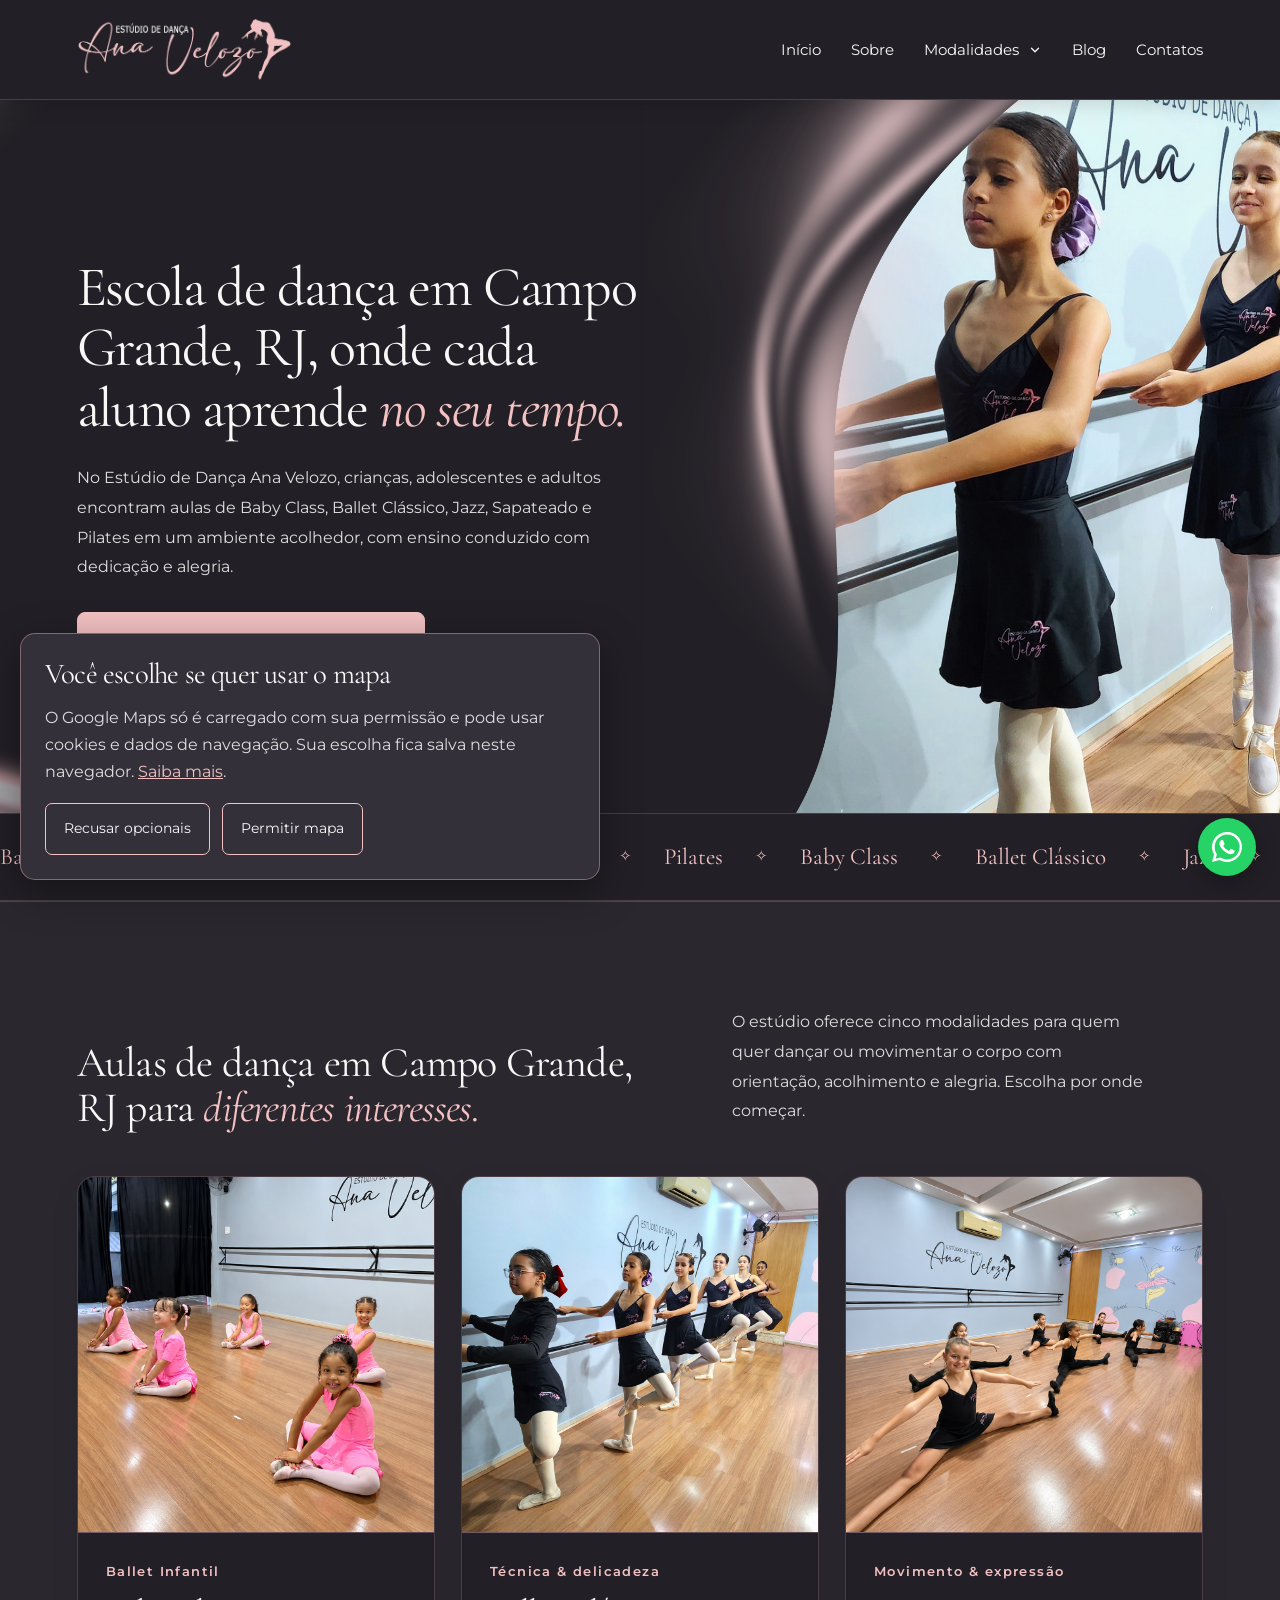
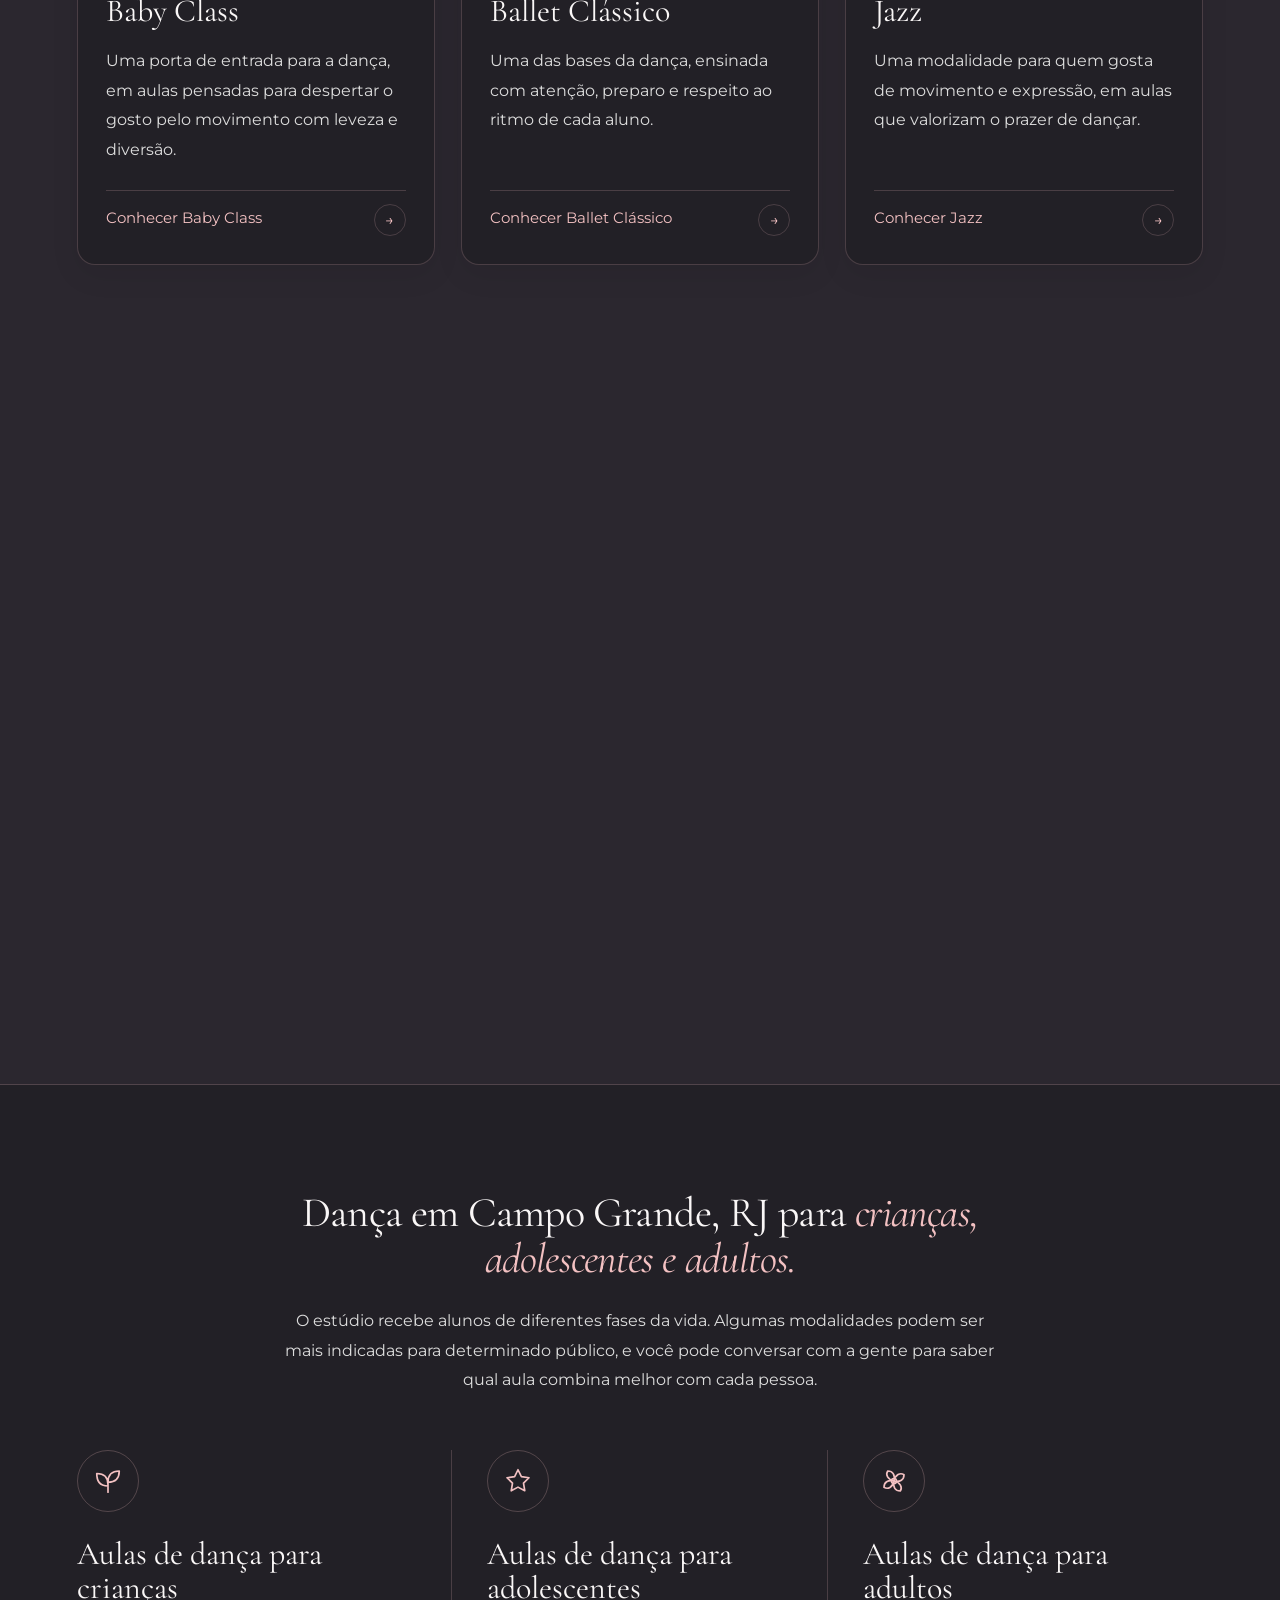
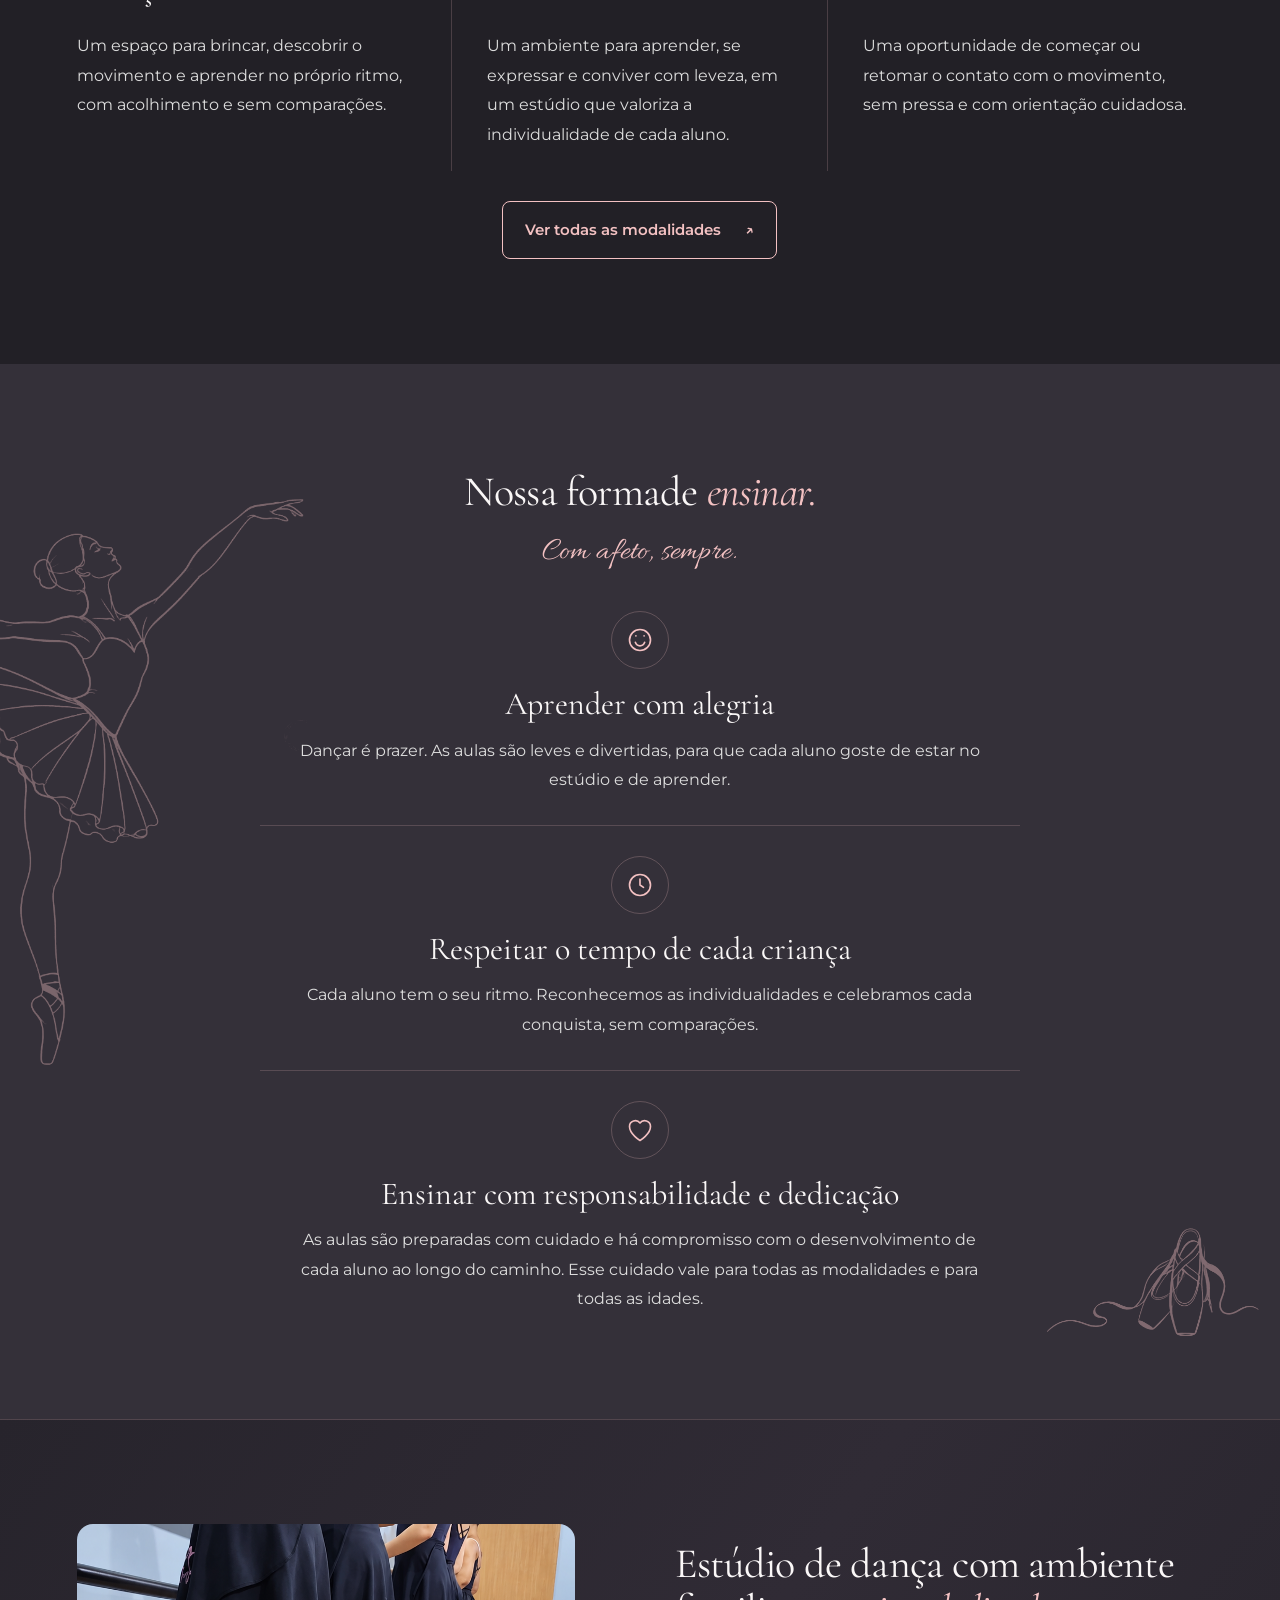
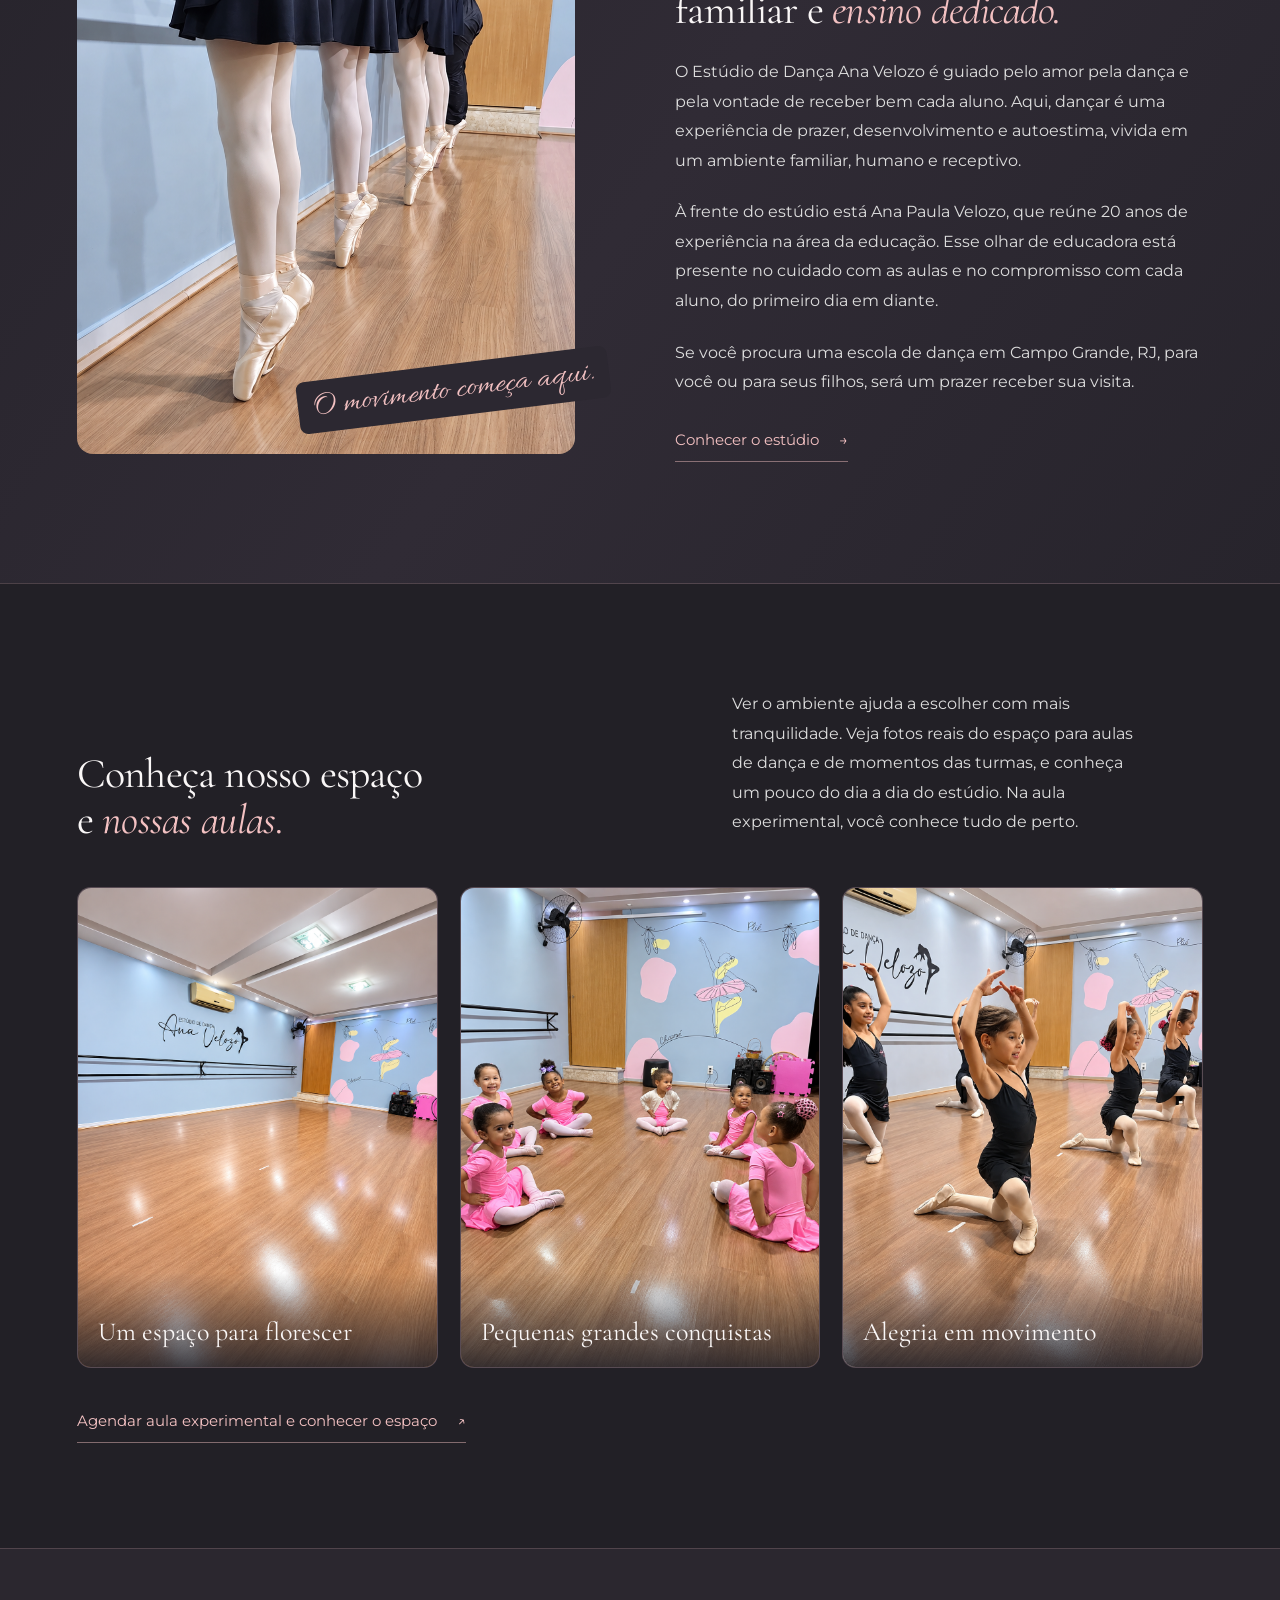
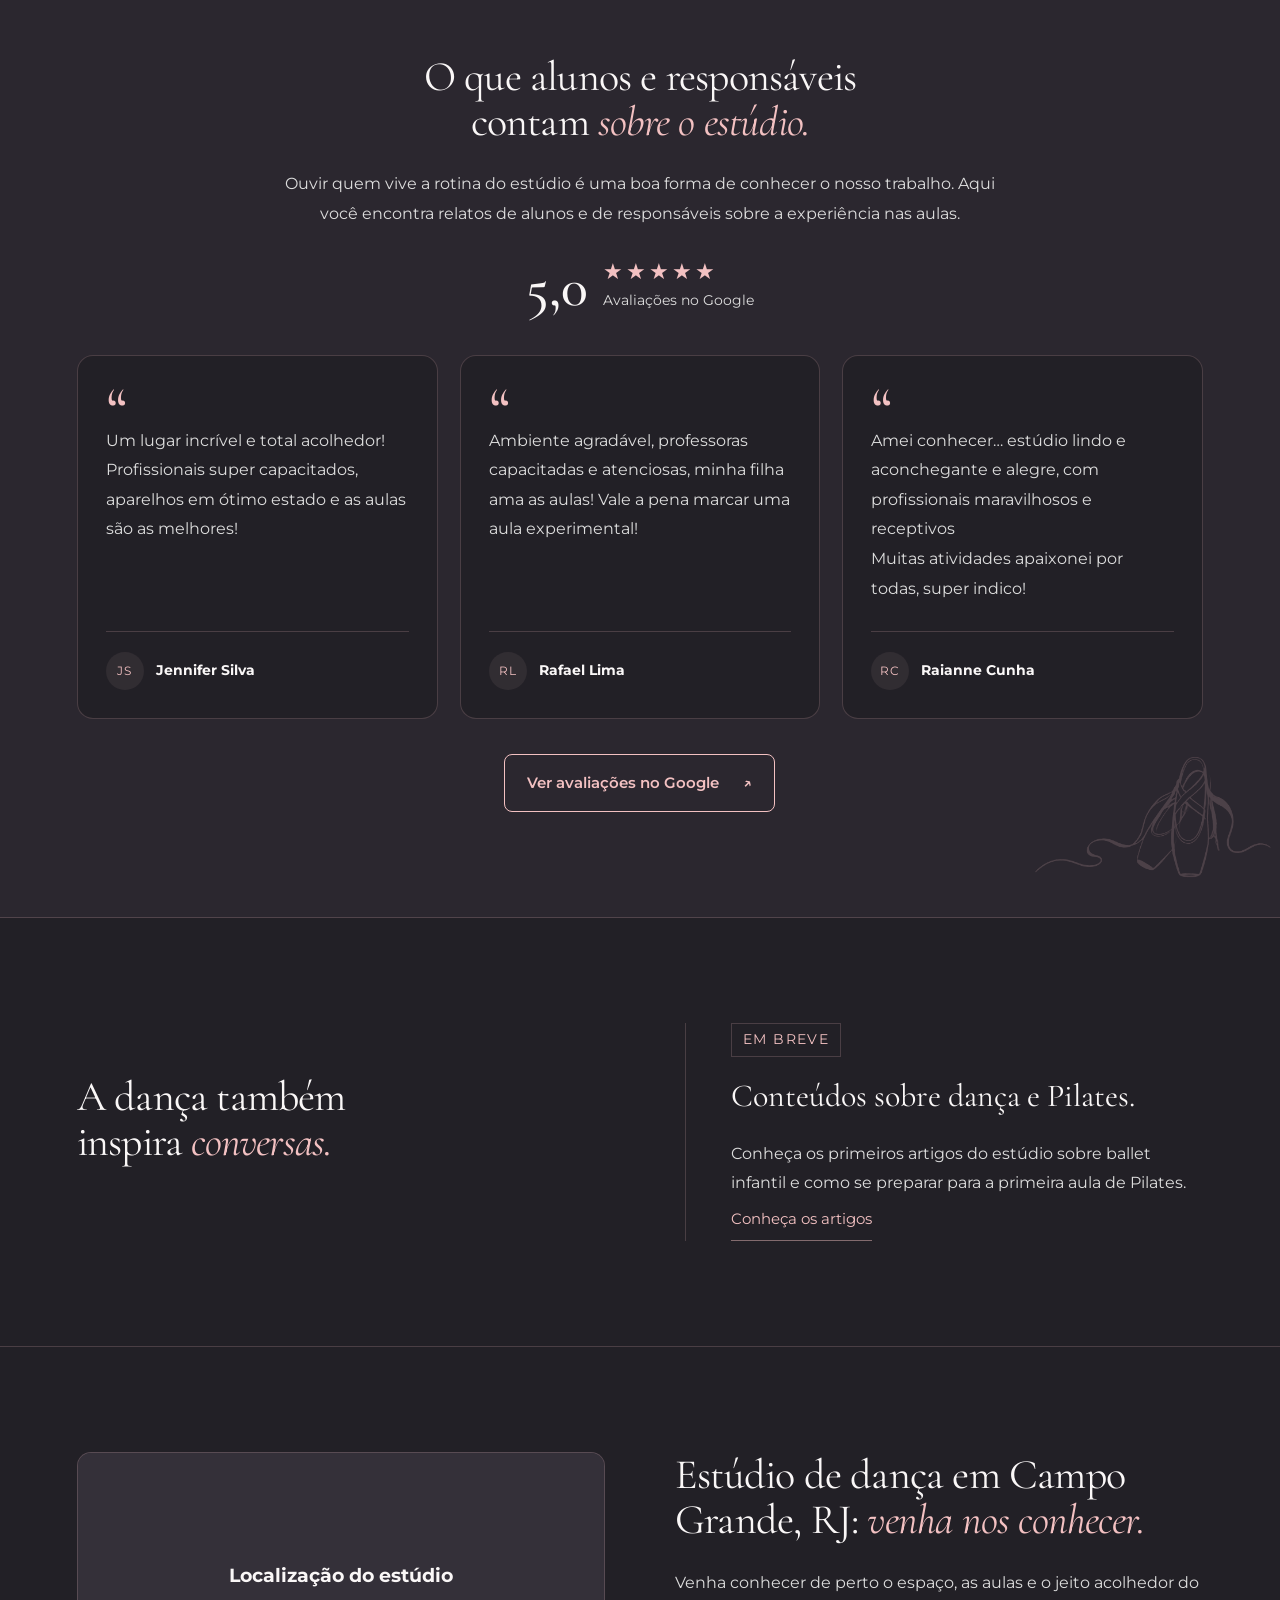
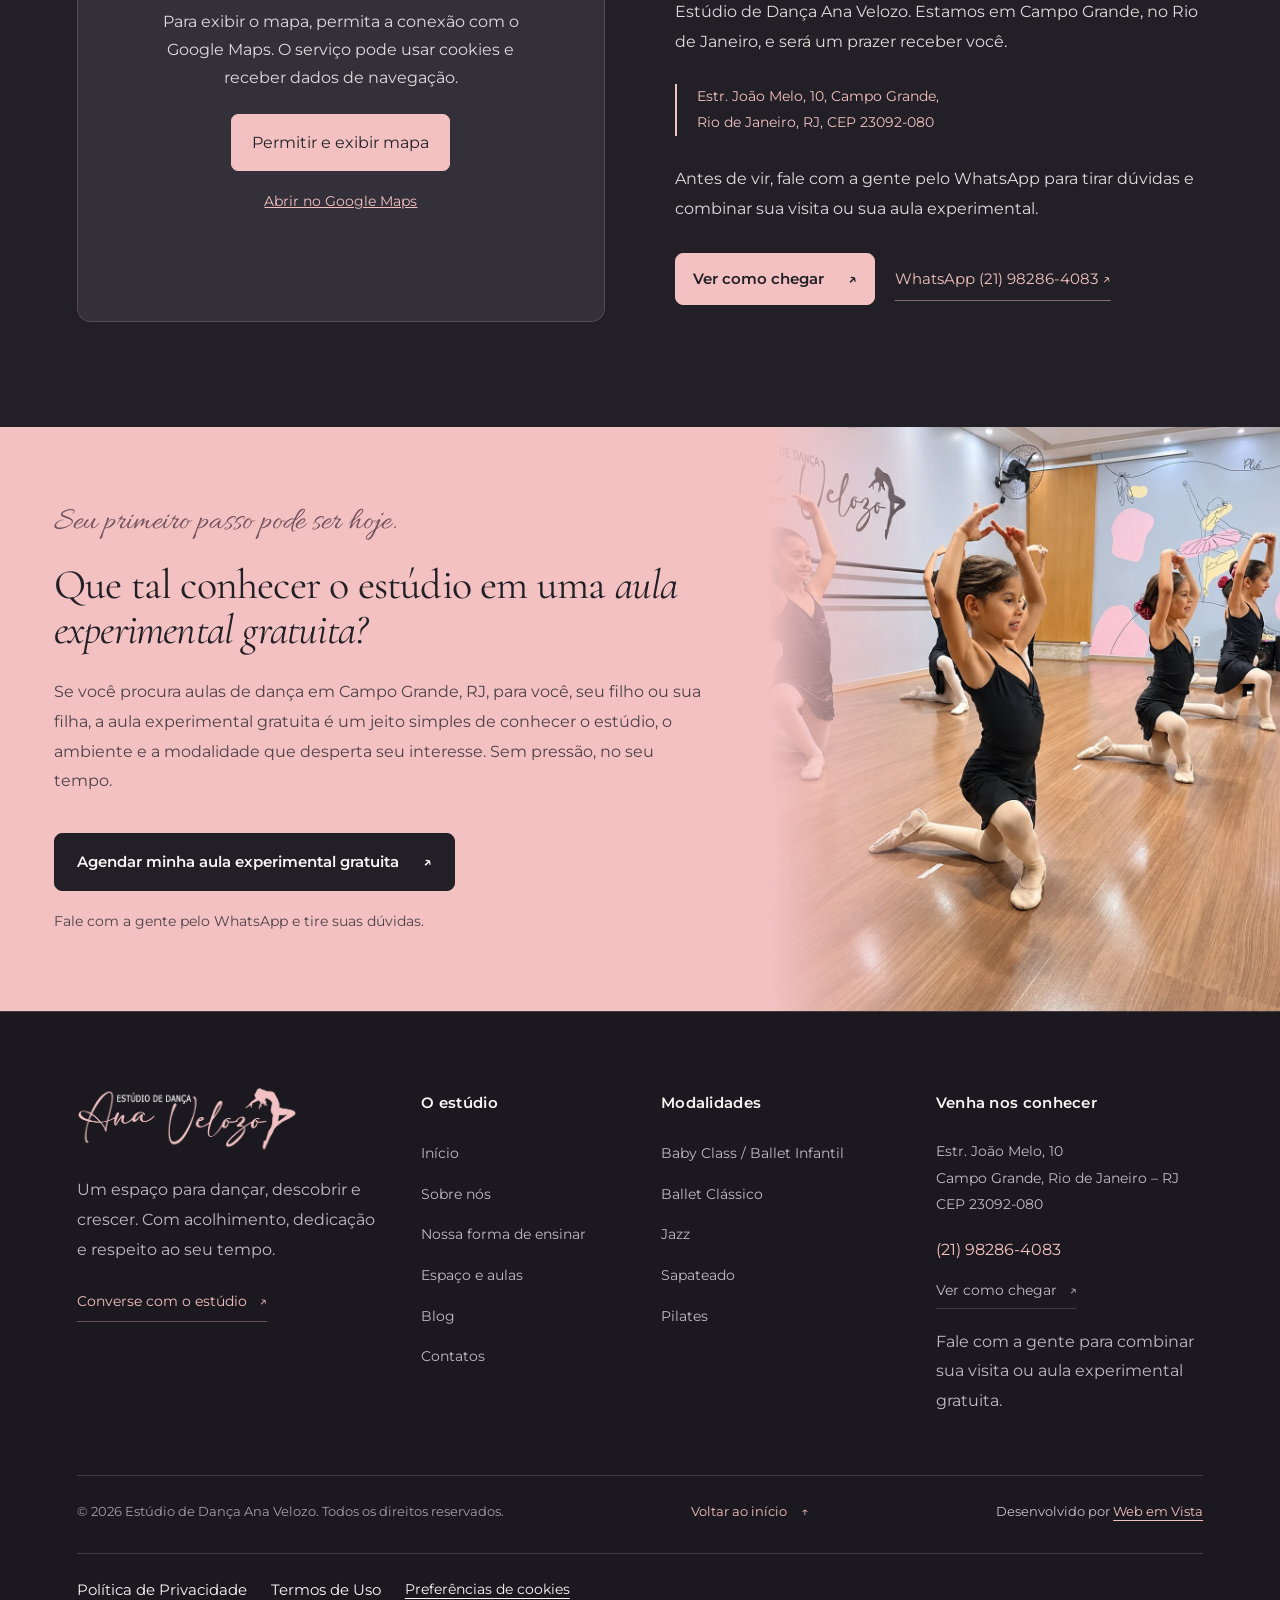
<file: index.html>
<!doctype html>
<html lang="pt-BR">

<head>
  <meta charset="UTF-8" />
  <meta name="viewport" content="width=device-width,initial-scale=1" />
  <meta name="description" content="Conheça o Estúdio de Dança Ana Velozo, em Campo Grande, RJ. Aulas de Baby Class, Ballet Clássico, Jazz, Sapateado e Pilates para diferentes idades." />
  <link rel="canonical" href="https://estudioanavelozo.com.br/" />
  <meta property="og:locale" content="pt_BR" />
  <meta property="og:type" content="website" />
  <meta property="og:title" content="Escola de Dança em Campo Grande, RJ | Ana Velozo" />
  <meta property="og:description" content="Conheça o Estúdio de Dança Ana Velozo, em Campo Grande, RJ. Aulas de Baby Class, Ballet Clássico, Jazz, Sapateado e Pilates para diferentes idades." />
  <meta property="og:url" content="https://estudioanavelozo.com.br/" />
  <meta property="og:site_name" content="Estúdio de Dança Ana Velozo" />
  <meta property="og:image" content="https://estudioanavelozo.com.br/assets/og-logo.png" />
  <meta property="og:image:type" content="image/png" />
  <meta property="og:image:width" content="1200" />
  <meta property="og:image:height" content="630" />
  <meta property="og:image:alt" content="Estúdio de Dança Ana Velozo" />
  <meta name="twitter:card" content="summary_large_image" />
  <meta name="twitter:title" content="Escola de Dança em Campo Grande, RJ | Ana Velozo" />
  <meta name="twitter:description" content="Conheça o Estúdio de Dança Ana Velozo, em Campo Grande, RJ. Aulas de Baby Class, Ballet Clássico, Jazz, Sapateado e Pilates para diferentes idades." />
  <meta name="twitter:image" content="https://estudioanavelozo.com.br/assets/og-logo.png" />
  <meta name="theme-color" content="#222026" />
  <link rel="icon" href="/favicon.ico" sizes="any" />
  <link rel="icon" type="image/png" sizes="32x32" href="/assets/favicon-32x32.png" />
  <link rel="icon" type="image/png" sizes="192x192" href="/assets/favicon-192x192.png" />
  <link rel="apple-touch-icon" sizes="180x180" href="/assets/apple-touch-icon.png" />
  <title>Escola de Dança em Campo Grande, RJ | Ana Velozo</title>
  <link rel="preconnect" href="https://fonts.googleapis.com" />
  <link rel="preconnect" href="https://fonts.gstatic.com" crossorigin />
  <link href="https://fonts.googleapis.com/css2?family=Allura&amp;family=Cormorant+Garamond:ital,wght@0,400;0,500;0,600;1,400;1,500&amp;family=Montserrat:wght@400;500;600;700&amp;display=swap" rel="stylesheet" />
  <link rel="stylesheet" href="/style.css?v=780b00d8818f" />
  <script src="script.js?v=2ba8a708bf9e" defer></script>
  <link rel="stylesheet" href="/legal.css?v=40f7b56a0d3e" />
  <script src="/privacy.js?v=a1591efb0e61" defer></script>

  <script type="application/ld+json">
    {
      "@context": "https://schema.org",
      "@type": "SportsActivityLocation",
      "name": "Estúdio de Dança Ana Velozo",
      "image": "https://estudioanavelozo.com.br/assets/logo.png",
      "url": "https://estudioanavelozo.com.br/",
      "telephone": "+55-21-98286-4083",
      "priceRange": "$$",
      "address": {
        "@type": "PostalAddress",
        "streetAddress": "Estr. João Melo, 10",
        "addressLocality": "Campo Grande",
        "addressRegion": "RJ",
        "postalCode": "23092-080",
        "addressCountry": "BR"
      },
      "geo": {
        "@type": "GeoCoordinates",
        "latitude": -22.8738577,
        "longitude": -43.5495029
      },
      "openingHoursSpecification": [{
        "@type": "OpeningHoursSpecification",
        "dayOfWeek": [
          "Monday",
          "Tuesday",
          "Wednesday",
          "Thursday",
          "Friday",
          "Saturday"
        ],
        "opens": "08:00",
        "closes": "21:00"
      }],
      "sameAs": [
        "https://wa.me/5521982864083"
      ]
    }

  </script>
</head>

<body>
  <a class="skip" href="#conteudo">Pular para o conteúdo</a>
  <header>
    <div class="container header-inner">
      <a class="brand" href="#inicio" aria-label="Ana Velozo — início">
        <img src="assets/logo.png" alt="Estúdio de Dança Ana Velozo" width="920" height="270" />
      </a>
      <button class="menu-toggle" aria-label="Abrir menu" aria-expanded="false" aria-controls="menu">☰</button>
      <nav id="menu" aria-label="Menu principal">
        <a href="#inicio">Início</a>
        <a href="/sobre/">Sobre</a>
        <div class="dropdown">
          <button class="dropdown-toggle" aria-expanded="false" aria-controls="submenu">
            Modalidades
            <span class="menu-chevron" aria-hidden="true">
              <svg viewBox="0 0 16 16" fill="none" stroke="currentColor" stroke-width="1.5" stroke-linecap="round" stroke-linejoin="round" focusable="false">
                <path d="m4 6 4 4 4-4"></path>
              </svg>
            </span>
          </button>
          <div class="submenu" id="submenu">
            <a href="/modalidades/ballet-classico/">Ballet</a>
            <a href="/modalidades/baby-class/">Ballet Infantil</a>
            <a href="/modalidades/jazz/">Jazz</a>
            <a href="/modalidades/sapateado/">Sapateado</a>
            <a href="/modalidades/pilates/">Pilates</a>
          </div>
        </div>
        <a href="/blog/">Blog</a>
        <a href="/contato/">Contatos</a>
      </nav>
    </div>
  </header>
  <main id="conteudo">
    <section class="hero" id="inicio">
      <div class="hero-visual">
        <picture>
          <source media="(max-width: 820px)" srcset="assets/banner-mobile.png?v=1383b6affd1f" />
          <img src="assets/banner-desktop.png?v=2" alt="Alunas do Estúdio de Dança Ana Velozo em aula de ballet" width="3200" height="1340" fetchpriority="high" />
        </picture>
      </div>
      <div class="container hero-inner">
        <div class="hero-copy">
          <h1>Escola de dança em Campo Grande, RJ, onde cada aluno aprende <em>no seu tempo.</em></h1>
          <p>
            No Estúdio de Dança Ana Velozo, crianças, adolescentes e adultos encontram aulas de Baby Class, Ballet
            Clássico, Jazz, Sapateado e Pilates em um ambiente acolhedor, com ensino conduzido com dedicação e
            alegria.
          </p>
          <div class="actions">
            <a class="button" href="https://wa.me/5521982864083?text=Ol%C3%A1%21%20Quero%20agendar%20uma%20aula%20experimental%20gratuita." target="_blank" rel="noopener">Agendar aula experimental gratuita <span aria-hidden="true">↗</span>
            </a>
          </div>
        </div>
      </div>
    </section>
    <div class="ribbon" role="region" aria-label="Modalidades: Baby Class, Ballet Clássico, Jazz, Sapateado e Pilates">
      <div class="ribbon-track" aria-hidden="true">
        <div class="ribbon-group">
          <span>Baby Class</span><i aria-hidden="true">✧</i>
          <span>Ballet Clássico</span><i aria-hidden="true">✧</i>
          <span>Jazz</span><i aria-hidden="true">✧</i>
          <span>Sapateado</span><i aria-hidden="true">✧</i>
          <span>Pilates</span><i aria-hidden="true">✧</i>
        </div>
        <div class="ribbon-group">
          <span>Baby Class</span><i aria-hidden="true">✧</i>
          <span>Ballet Clássico</span><i aria-hidden="true">✧</i>
          <span>Jazz</span><i aria-hidden="true">✧</i>
          <span>Sapateado</span><i aria-hidden="true">✧</i>
          <span>Pilates</span><i aria-hidden="true">✧</i>
        </div>
        <div class="ribbon-group">
          <span>Baby Class</span><i aria-hidden="true">✧</i>
          <span>Ballet Clássico</span><i aria-hidden="true">✧</i>
          <span>Jazz</span><i aria-hidden="true">✧</i>
          <span>Sapateado</span><i aria-hidden="true">✧</i>
          <span>Pilates</span><i aria-hidden="true">✧</i>
        </div>
        <div class="ribbon-group">
          <span>Baby Class</span><i aria-hidden="true">✧</i>
          <span>Ballet Clássico</span><i aria-hidden="true">✧</i>
          <span>Jazz</span><i aria-hidden="true">✧</i>
          <span>Sapateado</span><i aria-hidden="true">✧</i>
          <span>Pilates</span><i aria-hidden="true">✧</i>
        </div>
      </div>
    </div>

    <section class="section courses-section" id="modalidades">
      <div class="container">
        <div class="section-heading">
          <div>
            <h2>Aulas de dança em Campo Grande, RJ para <em>diferentes interesses.</em></h2>
          </div>
          <p>
            O estúdio oferece cinco modalidades para quem quer dançar ou movimentar o corpo com orientação,
            acolhimento e alegria. Escolha por onde começar.
          </p>
        </div>
        <div class="courses">
          <article class="course" id="baby-class">
            <div class="course-media has-photo">
              <img src="assets/modalidade-baby-class.png" alt="Crianças em aula de Baby Class no Estúdio Ana Velozo" loading="lazy" width="1086" height="1448" />
            </div>
            <div class="course-body">
              <p class="eyebrow">Ballet Infantil</p>
              <h3>Baby Class</h3>
              <p>
                Uma porta de entrada para a dança, em aulas pensadas para despertar o gosto pelo movimento com leveza
                e diversão.
              </p>
              <button class="text-link modality-link" data-modality="Baby Class" aria-label="Conhecer a Baby Class">
                Conhecer Baby Class <span aria-hidden="true">→</span>
              </button>
            </div>
          </article>
          <article class="course" id="ballet-classico">
            <div class="course-media has-photo">
              <img src="assets/modalidade-ballet-classico.jpg" alt="Alunas em aula de Ballet Clássico no Estúdio Ana Velozo" loading="lazy" width="2252" height="4000" />
            </div>
            <div class="course-body">
              <p class="eyebrow">Técnica &amp; delicadeza</p>
              <h3>Ballet Clássico</h3>
              <p>Uma das bases da dança, ensinada com atenção, preparo e respeito ao ritmo de cada aluno.</p>
              <a class="text-link" href="/modalidades/ballet-classico/">Conhecer Ballet Clássico <span aria-hidden="true">→</span>
              </a>
            </div>
          </article>
          <article class="course" id="jazz">
            <div class="course-media has-photo">
              <img src="assets/modalidade-jazz.png" alt="Turma de Jazz em aula no Estúdio Ana Velozo" loading="lazy" width="1086" height="1448" />
            </div>
            <div class="course-body">
              <p class="eyebrow">Movimento &amp; expressão</p>
              <h3>Jazz</h3>
              <p>
                Uma modalidade para quem gosta de movimento e expressão, em aulas que valorizam o prazer de dançar.
              </p>
              <a class="text-link" href="/modalidades/jazz/">Conhecer Jazz <span aria-hidden="true">→</span>
              </a>
            </div>
          </article>
          <article class="course" id="sapateado">
            <div class="course-media has-photo">
              <img src="assets/modalidade-sapateado.png" alt="Alunas praticando Sapateado no Estúdio Ana Velozo" loading="lazy" width="1086" height="1448" />
            </div>
            <div class="course-body">
              <p class="eyebrow">O corpo vira música</p>
              <h3>Sapateado</h3>
              <p>Uma dança que une ritmo e movimento, para aprender com orientação atenta e muita animação.</p>
              <a class="text-link" href="/modalidades/sapateado/">Conhecer Sapateado <span aria-hidden="true">→</span>
              </a>
            </div>
          </article>
          <article class="course" id="pilates">
            <div class="course-media has-photo">
              <img src="assets/modalidade-pilates.png" alt="Exercício de Pilates com aparelhos no Estúdio Ana Velozo" loading="lazy" width="941" height="1672" />
            </div>
            <div class="course-body">
              <p class="eyebrow">Presença &amp; cuidado</p>
              <h3>Pilates</h3>
              <p>
                Uma prática de movimento voltada ao cuidado com o corpo, com orientação responsável e atenção a cada
                aluno.
              </p>
              <a class="text-link" href="/modalidades/pilates/">Conhecer Pilates <span aria-hidden="true">→</span>
              </a>
            </div>
          </article>
        </div>
      </div>
    </section>
    <section class="section container ages">
      <div class="center-heading">
        <h2>Dança em Campo Grande, RJ para <em>crianças, adolescentes e adultos.</em></h2>
        <p>
          O estúdio recebe alunos de diferentes fases da vida. Algumas modalidades podem ser mais indicadas para
          determinado público, e você pode conversar com a gente para saber qual aula combina melhor com cada pessoa.
        </p>
      </div>
      <div class="age-grid">
        <article>
          <span class="age-icon" aria-hidden="true">
            <svg viewBox="0 0 24 24" fill="none" stroke="currentColor" stroke-width="1.35" stroke-linecap="round" stroke-linejoin="round" focusable="false">
              <path d="M12 21v-8M12 16C5 16 3 12 3 6c6 0 9 3 9 9M12 13c0-6 3-9 9-9 0 6-3 9-9 9"></path>
            </svg>
          </span>
          <h3>Aulas de dança para crianças</h3>
          <p>
            Um espaço para brincar, descobrir o movimento e aprender no próprio ritmo, com acolhimento e sem
            comparações.
          </p>
        </article>
        <article>
          <span class="age-icon" aria-hidden="true">
            <svg viewBox="0 0 24 24" fill="none" stroke="currentColor" stroke-width="1.35" stroke-linecap="round" stroke-linejoin="round" focusable="false">
              <path d="m12 3 2.7 5.5 6.1.9-4.4 4.3 1 6.1-5.4-2.9-5.4 2.9 1-6.1-4.4-4.3 6.1-.9L12 3Z"></path>
            </svg>
          </span>
          <h3>Aulas de dança para adolescentes</h3>
          <p>
            Um ambiente para aprender, se expressar e conviver com leveza, em um estúdio que valoriza a
            individualidade de cada aluno.
          </p>
        </article>
        <article>
          <span class="age-icon" aria-hidden="true">
            <svg viewBox="0 0 24 24" fill="none" stroke="currentColor" stroke-width="1.35" stroke-linecap="round" stroke-linejoin="round" focusable="false">
              <path d="M12 12C7 11 5 7 7 4c4 0 6 3 5 8ZM12 12c1-5 5-7 8-5 0 4-3 6-8 5ZM12 12c5 1 7 5 5 8-4 0-6-3-5-8ZM12 12c-1 5-5 7-8 5 0-4 3-6 8-5Z"></path>
              <circle cx="12" cy="12" r="2"></circle>
            </svg>
          </span>
          <h3>Aulas de dança para adultos</h3>
          <p>
            Uma oportunidade de começar ou retomar o contato com o movimento, sem pressa e com orientação cuidadosa.
          </p>
        </article>
      </div>
      <a class="button outline" href="#modalidades">Ver todas as modalidades <span aria-hidden="true">↗</span>
      </a>
    </section>

    <section class="section teaching" id="ensino">
      <div class="container teaching-grid">
        <div>
          <h2>Nossa forma<br />de <em>ensinar.</em></h2>
          <span class="handwritten">Com afeto, sempre.</span>
        </div>
        <div class="principles">
          <article>
            <span class="principle-icon" aria-hidden="true">
              <svg viewBox="0 0 24 24" fill="none" stroke="currentColor" stroke-width="1.4" stroke-linecap="round" stroke-linejoin="round" focusable="false">
                <circle cx="12" cy="12" r="9"></circle>
                <path d="M8 14s1 3 4 3 4-3 4-3M8.5 8.5h.01M15.5 8.5h.01"></path>
              </svg>
            </span>
            <div>
              <h3>Aprender com alegria</h3>
              <p>
                Dançar é prazer. As aulas são leves e divertidas, para que cada aluno goste de estar no estúdio e de
                aprender.
              </p>
            </div>
          </article>
          <article>
            <span class="principle-icon" aria-hidden="true">
              <svg viewBox="0 0 24 24" fill="none" stroke="currentColor" stroke-width="1.4" stroke-linecap="round" stroke-linejoin="round" focusable="false">
                <circle cx="12" cy="12" r="9"></circle>
                <path d="M12 7v5l3 2"></path>
              </svg>
            </span>
            <div>
              <h3>Respeitar o tempo de cada criança</h3>
              <p>
                Cada aluno tem o seu ritmo. Reconhecemos as individualidades e celebramos cada conquista, sem
                comparações.
              </p>
            </div>
          </article>
          <article>
            <span class="principle-icon" aria-hidden="true">
              <svg viewBox="0 0 24 24" fill="none" stroke="currentColor" stroke-width="1.4" stroke-linecap="round" stroke-linejoin="round" focusable="false">
                <path d="M12 21s-9-5.5-9-12a5 5 0 0 1 9-3 5 5 0 0 1 9 3c0 6.5-9 12-9 12Z"></path>
              </svg>
            </span>
            <div>
              <h3>Ensinar com responsabilidade e dedicação</h3>
              <p>
                As aulas são preparadas com cuidado e há compromisso com o desenvolvimento de cada aluno ao longo do
                caminho. Esse cuidado vale para todas as modalidades e para todas as idades.
              </p>
            </div>
          </article>
        </div>
      </div>
    </section>
    <section class="section container about" id="sobre">
      <figure class="about-photo">
        <img src="assets/sobre-estudio.png" alt="Estúdio de Dança Ana Velozo" width="941" height="1672" loading="lazy" />
        <span class="handwritten">O movimento começa aqui.</span>
      </figure>
      <div>
        <h2>Estúdio de dança com ambiente familiar e <em>ensino dedicado.</em></h2>
        <p>
          O Estúdio de Dança Ana Velozo é guiado pelo amor pela dança e pela vontade de receber bem cada aluno. Aqui,
          dançar é uma experiência de prazer, desenvolvimento e autoestima, vivida em um ambiente familiar, humano e
          receptivo.
        </p>
        <p>
          À frente do estúdio está Ana Paula Velozo, que reúne 20 anos de experiência na área da educação. Esse olhar
          de educadora está presente no cuidado com as aulas e no compromisso com cada aluno, do primeiro dia em
          diante.
        </p>
        <p>
          Se você procura uma escola de dança em Campo Grande, RJ, para você ou para seus filhos, será um prazer
          receber sua visita.
        </p>
        <a class="text-link" href="#ensino">Conhecer o estúdio <span aria-hidden="true">→</span>
        </a>
      </div>
    </section>
    <section class="section container space" id="espaco">
      <div class="section-heading">
        <div>
          <h2>Conheça nosso espaço<br />e <em>nossas aulas.</em></h2>
        </div>
        <p>
          Ver o ambiente ajuda a escolher com mais tranquilidade. Veja fotos reais do espaço para aulas de dança e de
          momentos das turmas, e conheça um pouco do dia a dia do estúdio. Na aula experimental, você conhece tudo de
          perto.
        </p>
      </div>
      <div class="gallery" aria-label="Fotos do espaço e das aulas do Estúdio Ana Velozo">
        <figure class="gallery-photo">
          <img src="assets/galeria-espaco.png" alt="Sala do Estúdio de Dança Ana Velozo" width="1087" height="1447" loading="lazy" />
          <figcaption>Um espaço para florescer</figcaption>
        </figure>
        <figure class="gallery-photo">
          <img src="assets/galeria-aula-1.png" alt="Crianças em aula de Baby Class no Estúdio Ana Velozo" width="1086" height="1448" loading="lazy" />
          <figcaption>Pequenas grandes conquistas</figcaption>
        </figure>
        <figure class="gallery-photo">
          <img src="assets/galeria-aula-2.png" alt="Alunas em aula de ballet no Estúdio Ana Velozo" width="1086" height="1448" loading="lazy" />
          <figcaption>Alegria em movimento</figcaption>
        </figure>
      </div>
      <a class="text-link" href="https://wa.me/5521982864083?text=Ol%C3%A1%21%20Quero%20agendar%20uma%20aula%20experimental%20gratuita." target="_blank" rel="noopener">Agendar aula experimental e conhecer o espaço <span aria-hidden="true">↗</span>
      </a>
    </section>
    <section class="ballet-watermark-section section testimonials">
      <span class="ballet-watermark ballet-watermark-shoes ballet-watermark-right" aria-hidden="true"></span>
      <div class="container center-heading">
        <h2>O que alunos e responsáveis<br />contam <em>sobre o estúdio.</em></h2>
        <p>
          Ouvir quem vive a rotina do estúdio é uma boa forma de conhecer o nosso trabalho. Aqui você encontra relatos
          de alunos e de responsáveis sobre a experiência nas aulas.
        </p>
        <div class="review-rating" aria-label="Nota 5 de 5 nas avaliações do Google">
          <strong>5,0</strong>
          <span>
            <span class="review-stars" aria-hidden="true">★★★★★</span><small>Avaliações no Google</small>
          </span>
        </div>
        <div class="reviews-grid">
          <figure class="review-card">
            <span class="review-quote" aria-hidden="true">“</span>
            <blockquote>
              <p>
                Um lugar incrível e total acolhedor! Profissionais super capacitados, aparelhos em ótimo estado e as
                aulas são as melhores!
              </p>
            </blockquote>
            <figcaption>
              <span class="review-avatar" aria-hidden="true">JS</span><strong>Jennifer Silva</strong>
            </figcaption>
          </figure>
          <figure class="review-card">
            <span class="review-quote" aria-hidden="true">“</span>
            <blockquote>
              <p>
                Ambiente agradável, professoras capacitadas e atenciosas, minha filha ama as aulas! Vale a pena marcar
                uma aula experimental!
              </p>
            </blockquote>
            <figcaption>
              <span class="review-avatar" aria-hidden="true">RL</span><strong>Rafael Lima</strong>
            </figcaption>
          </figure>
          <figure class="review-card">
            <span class="review-quote" aria-hidden="true">“</span>
            <blockquote>
              <p>
                Amei conhecer… estúdio lindo e aconchegante e alegre, com profissionais maravilhosos e receptivos<br />Muitas
                atividades apaixonei por todas, super indico!
              </p>
            </blockquote>
            <figcaption>
              <span class="review-avatar" aria-hidden="true">RC</span><strong>Raianne Cunha</strong>
            </figcaption>
          </figure>
        </div>
        <a class="button outline google-reviews-link" href="https://share.google/hdT7XfViESbwsaAQs" target="_blank" rel="noopener">Ver avaliações no Google <span aria-hidden="true">↗</span>
        </a>
      </div>
    </section>
    <section class="section container blog" id="blog">
      <div>
        <h2>A dança também<br />inspira <em>conversas.</em></h2>
      </div>
      <div class="blog-status">
        <span class="tag">EM BREVE</span>
        <h3>Conteúdos sobre dança e Pilates.</h3>
        <p>
          Conheça os primeiros artigos do estúdio sobre ballet infantil e como se preparar para a primeira aula de
          Pilates.
        </p>
        <a class="text-link" href="/blog/">Conheça os artigos</a>
      </div>
    </section>
    <section class="section location" id="contatos">
      <div class="container location-grid">
        <div class="location-map">
          <iframe title="Localização do Estúdio de Dança Ana Velozo no Google Maps" width="400" height="300" style="border: 0" allowfullscreen loading="lazy" referrerpolicy="strict-origin-when-cross-origin" data-map-src="https://www.google.com/maps/embed?pb=!1m18!1m12!1m3!1d3676.0703983615476!2d-43.5495029!3d-22.8738577!2m3!1f0!2f0!3f0!3m2!1i1024!2i768!4f13.1!3m3!1m2!1s0x9be12bf1a7f3cd%3A0x7181696cbaff1a4d!2sEst%C3%BAdio%20de%20Dan%C3%A7a%20Ana%20Velozo%20-%20Dan%C3%A7a%20e%20Pilates!5e0!3m2!1spt-BR!2sbr!4v1794537131840!5m2!1spt-BR!2sbr" hidden="hidden"></iframe>
          <div class="map-consent-placeholder" data-map-placeholder>
            <strong>Localização do estúdio</strong>
            <p>
              Para exibir o mapa, permita a conexão com o Google Maps. O serviço pode usar cookies e receber dados de
              navegação.
            </p>
            <button type="button" data-map-allow>Permitir e exibir mapa</button>
            <a href="https://www.google.com/maps/search/?api=1&amp;query=Estrada+Joao+Melo+10+Campo+Grande+Rio+de+Janeiro" target="_blank" rel="noopener">Abrir no Google Maps</a>
          </div>
        </div>
        <div>
          <h2>Estúdio de dança em Campo Grande, RJ: <em>venha nos conhecer.</em></h2>
          <p>
            Venha conhecer de perto o espaço, as aulas e o jeito acolhedor do Estúdio de Dança Ana Velozo. Estamos em
            Campo Grande, no Rio de Janeiro, e será um prazer receber você.
          </p>
          <address>Estr. João Melo, 10, Campo Grande,<br />Rio de Janeiro, RJ, CEP 23092-080</address>
          <p>
            Antes de vir, fale com a gente pelo WhatsApp para tirar dúvidas e combinar sua visita ou sua aula
            experimental.
          </p>
          <div class="actions">
            <a class="button" href="https://www.google.com/maps/search/?api=1&amp;query=Estrada+Joao+Melo+10+Campo+Grande+Rio+de+Janeiro" target="_blank" rel="noopener">Ver como chegar <span aria-hidden="true">↗</span>
            </a>
            <a class="text-link" href="https://wa.me/5521982864083?text=Ol%C3%A1%21%20Quero%20agendar%20uma%20aula%20experimental%20gratuita." target="_blank" rel="noopener">WhatsApp (21) 98286-4083 ↗</a>
          </div>
        </div>
      </div>
    </section>
    <section class="final-cta">
      <div class="container center-heading">
        <span class="handwritten">Seu primeiro passo pode ser hoje.</span>
        <h2>Que tal conhecer o estúdio em uma <em>aula experimental gratuita?</em></h2>
        <p>
          Se você procura aulas de dança em Campo Grande, RJ, para você, seu filho ou sua filha, a aula experimental
          gratuita é um jeito simples de conhecer o estúdio, o ambiente e a modalidade que desperta seu interesse. Sem
          pressão, no seu tempo.
        </p>
        <a class="button dark" href="https://wa.me/5521982864083?text=Ol%C3%A1%21%20Quero%20agendar%20uma%20aula%20experimental%20gratuita." target="_blank" rel="noopener">Agendar minha aula experimental gratuita <span aria-hidden="true">↗</span>
        </a>
        <p class="micro">Fale com a gente pelo WhatsApp e tire suas dúvidas.</p>
      </div>
    </section>
  </main>
  <footer class="institutional-footer">
    <div class="container footer-grid">
      <div class="footer-identity">
        <a class="brand" href="#inicio" aria-label="Estúdio Ana Velozo — início">
          <img src="assets/logo.png" alt="Estúdio de Dança Ana Velozo" width="920" height="270" loading="lazy" />
        </a>
        <p>Um espaço para dançar, descobrir e crescer. Com acolhimento, dedicação e respeito ao seu tempo.</p>
        <a class="footer-contact-link" href="https://wa.me/5521982864083" target="_blank" rel="noopener">Converse com o estúdio <span aria-hidden="true">↗</span>
        </a>
      </div>
      <div class="footer-column">
        <h3>O estúdio</h3>
        <ul>
          <li>
            <a href="#inicio">Início</a>
          </li>
          <li>
            <a href="/sobre/">Sobre nós</a>
          </li>
          <li>
            <a href="#ensino">Nossa forma de ensinar</a>
          </li>
          <li>
            <a href="#espaco">Espaço e aulas</a>
          </li>
          <li>
            <a href="/blog/">Blog</a>
          </li>
          <li>
            <a href="/contato/">Contatos</a>
          </li>
        </ul>
      </div>
      <div class="footer-column">
        <h3>Modalidades</h3>
        <ul>
          <li>
            <a href="/modalidades/baby-class/">Baby Class / Ballet Infantil</a>
          </li>
          <li>
            <a href="/modalidades/ballet-classico/">Ballet Clássico</a>
          </li>
          <li>
            <a href="/modalidades/jazz/">Jazz</a>
          </li>
          <li>
            <a href="/modalidades/sapateado/">Sapateado</a>
          </li>
          <li>
            <a href="/modalidades/pilates/">Pilates</a>
          </li>
        </ul>
      </div>
      <div class="footer-column footer-location">
        <h3>Venha nos conhecer</h3>
        <address>Estr. João Melo, 10<br />Campo Grande, Rio de Janeiro – RJ<br />CEP 23092-080</address>
        <a href="https://wa.me/5521982864083" target="_blank" rel="noopener" class="footer-phone">(21) 98286-4083</a>
        <a href="https://www.google.com/maps/search/?api=1&amp;query=Estrada+Joao+Melo+10+Campo+Grande+Rio+de+Janeiro" target="_blank" rel="noopener" class="footer-directions">Ver como chegar <span aria-hidden="true">↗</span>
        </a>
        <p>Fale com a gente para combinar sua visita ou aula experimental gratuita.</p>
      </div>
    </div>
    <div class="container footer-bottom">
      <small>© <span id="year">2026</span> Estúdio de Dança Ana Velozo. Todos os direitos reservados.</small>
      <a href="#inicio" class="footer-back">Voltar ao início <span aria-hidden="true">↑</span>
      </a>
      <span class="footer-developer">Desenvolvido por
        <a href="https://www.webemvista.com.br/" target="_blank" rel="noopener">Web em Vista</a>
      </span>
    </div>
    <nav class="container footer-legal-links" aria-label="Informações legais">
      <a href="/privacidade/">Política de Privacidade</a>
      <a href="/termos-de-uso/">Termos de Uso</a>
      <button type="button" data-privacy-open>Preferências de cookies</button>
    </nav>
  </footer>
  <dialog id="modality-dialog" aria-labelledby="dialog-title">
    <button class="dialog-close" aria-label="Fechar detalhes">×</button>
    <p class="eyebrow">ENCONTRE O SEU MOVIMENTO</p>
    <h2 id="dialog-title"></h2>
    <p id="dialog-description"></p>
    <p>Converse com a gente para conhecer as turmas, os horários e a aula mais indicada para você ou seu filho.</p>
    <a class="button" id="dialog-whatsapp" href="https://wa.me/5521982864083?text=Ol%C3%A1%21%20Quero%20agendar%20uma%20aula%20experimental%20gratuita." target="_blank" rel="noopener">Quero conhecer esta modalidade ↗</a>
  </dialog>
  <a class="whatsapp-float" href="https://wa.me/5521982864083?text=Ol%C3%A1%21%20Quero%20saber%20mais%20sobre%20as%20aulas%20do%20est%C3%BAdio." target="_blank" rel="noopener" aria-label="Falar com o Estúdio Ana Velozo pelo WhatsApp (abre em nova aba)">
    <svg viewBox="0 0 24 24" aria-hidden="true" focusable="false" fill="currentColor">
      <path d="M20.52 3.48A11.91 11.91 0 0 0 12.04 0C5.43 0 .04 5.38.04 12c0 2.12.55 4.19 1.6 6.02L0 24l6.14-1.61A12.02 12.02 0 0 0 12.04 24H12c6.62 0 12-5.38 12-12 0-3.21-1.24-6.22-3.48-8.52ZM12.04 21.98a9.98 9.98 0 0 1-5.08-1.39l-.37-.22-3.64.96.97-3.55-.24-.38a9.92 9.92 0 0 1-1.53-5.4c0-5.5 4.47-9.98 9.98-9.98 2.66 0 5.17 1.04 7.05 2.93A9.9 9.9 0 0 1 22.1 12c0 5.5-4.48 9.98-10.06 9.98Zm5.48-7.48c-.3-.15-1.77-.87-2.05-.97-.28-.1-.48-.15-.68.15-.2.3-.77.97-.95 1.17-.17.2-.35.22-.65.07-.3-.15-1.26-.46-2.4-1.48-.89-.79-1.49-1.77-1.66-2.07-.18-.3-.02-.46.13-.61.13-.13.3-.35.45-.53.15-.17.2-.3.3-.5.1-.2.05-.37-.03-.52-.07-.15-.67-1.62-.92-2.22-.24-.58-.48-.5-.67-.51h-.58c-.2 0-.52.07-.8.37-.27.3-1.04 1.02-1.04 2.49 0 1.47 1.07 2.89 1.22 3.09.15.2 2.11 3.22 5.11 4.51.71.31 1.27.49 1.7.63.71.23 1.36.2 1.87.12.57-.09 1.77-.72 2.02-1.42.25-.7.25-1.3.17-1.42-.07-.13-.27-.2-.57-.35Z"></path>
    </svg>
  </a>
  <section id="privacy-banner" class="privacy-banner" aria-label="Sua privacidade" hidden>
    <h2>Você escolhe se quer usar o mapa</h2>
    <p>
      O Google Maps só é carregado com sua permissão e pode usar cookies e dados de navegação. Sua escolha fica salva
      neste navegador. <a href="/privacidade/">Saiba mais</a>.
    </p>
    <div class="privacy-actions">
      <button type="button" data-privacy-reject>Recusar opcionais</button>
      <button type="button" data-privacy-accept>Permitir mapa</button>
    </div>
  </section>
  <dialog id="privacy-settings" class="privacy-settings" aria-labelledby="privacy-title">
    <button type="button" class="dialog-close" id="privacy-close" aria-label="Fechar preferências">×</button>
    <h2 id="privacy-title">Preferências de cookies</h2>
    <p>O mapa do Google é opcional. A navegação e o contato com o estúdio continuam disponíveis sem ele.</p>
    <label>
      <input type="checkbox" id="privacy-maps" />Permitir Google Maps
    </label>
    <p>
      A escolha é salva localmente por até 180 dias. Ao desativar, os mapas incorporados deixam de carregar. Para
      apagar cookies já criados pelo Google, use as configurações do navegador.
    </p>
    <div class="privacy-actions">
      <button type="button" data-privacy-reject>Recusar opcionais</button>
      <button type="button" id="privacy-save">Salvar preferências</button>
    </div>
  </dialog>
</body>

</html>
</file>
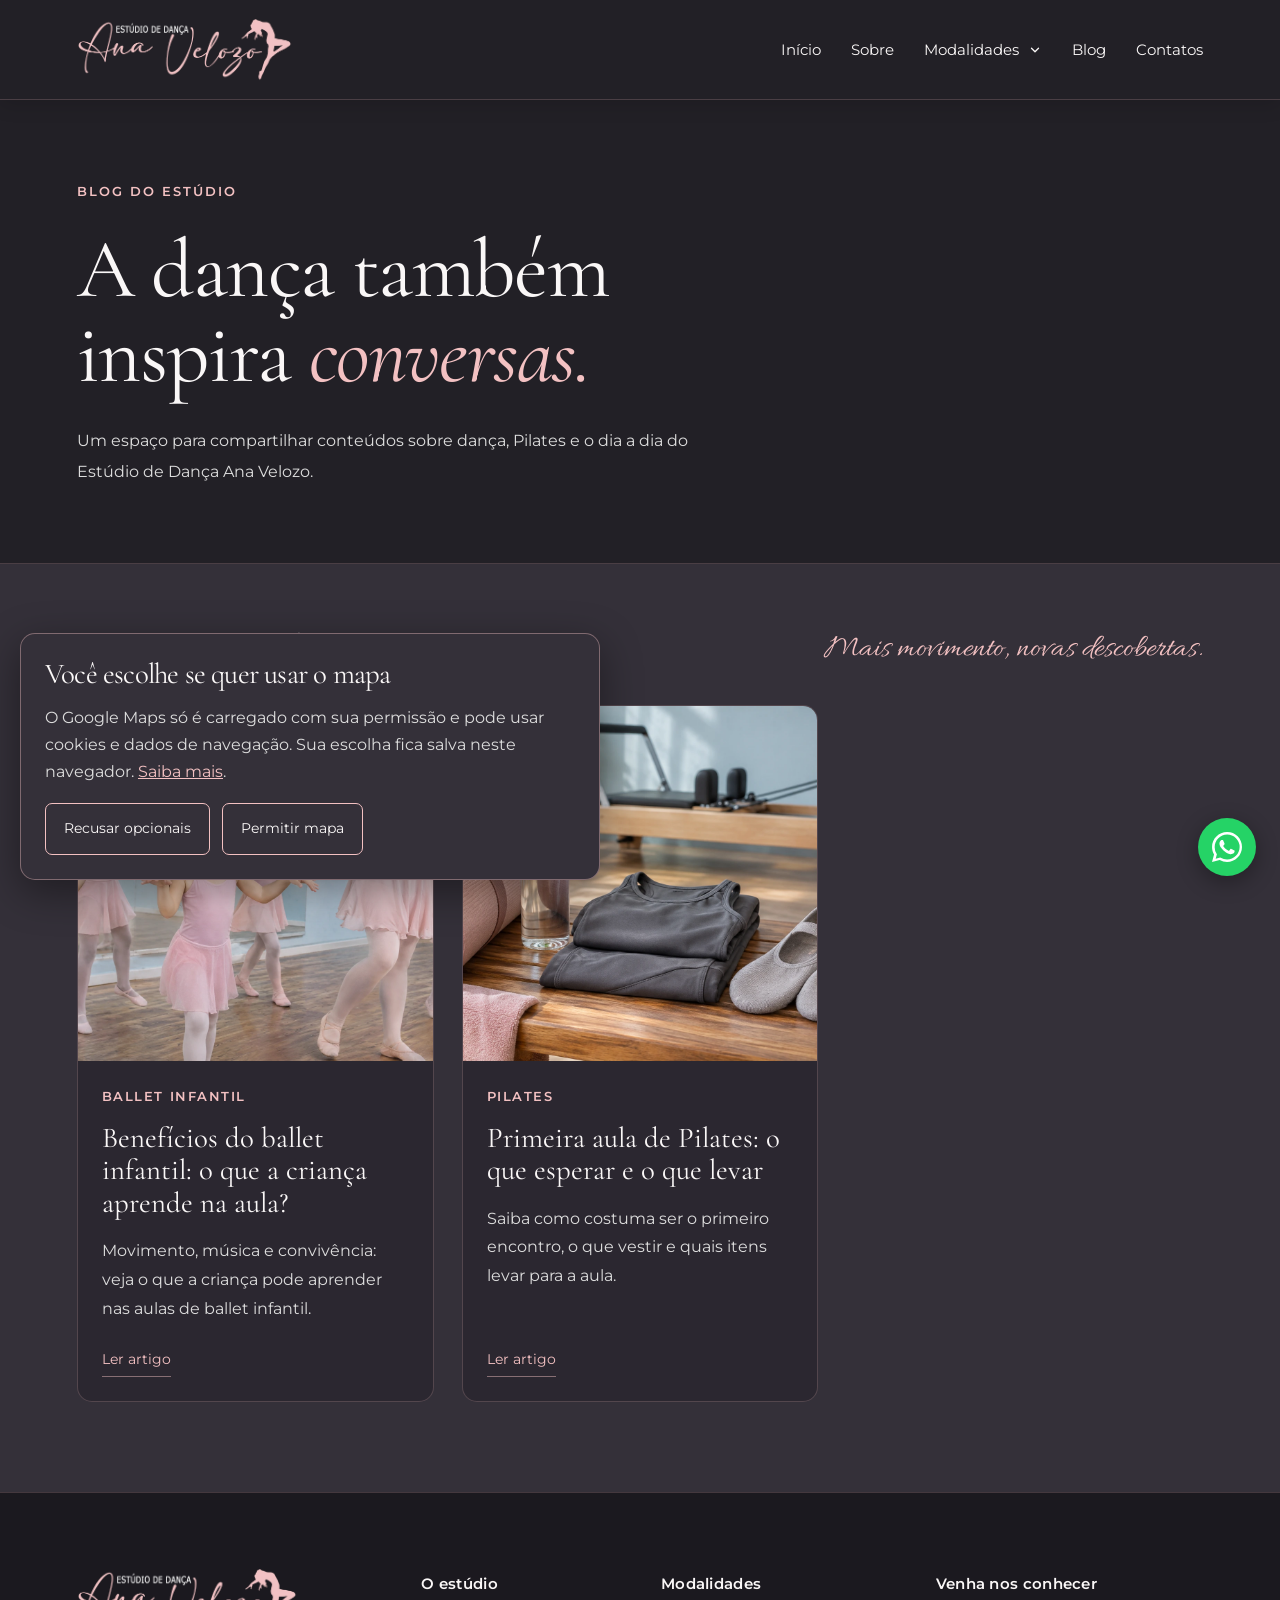
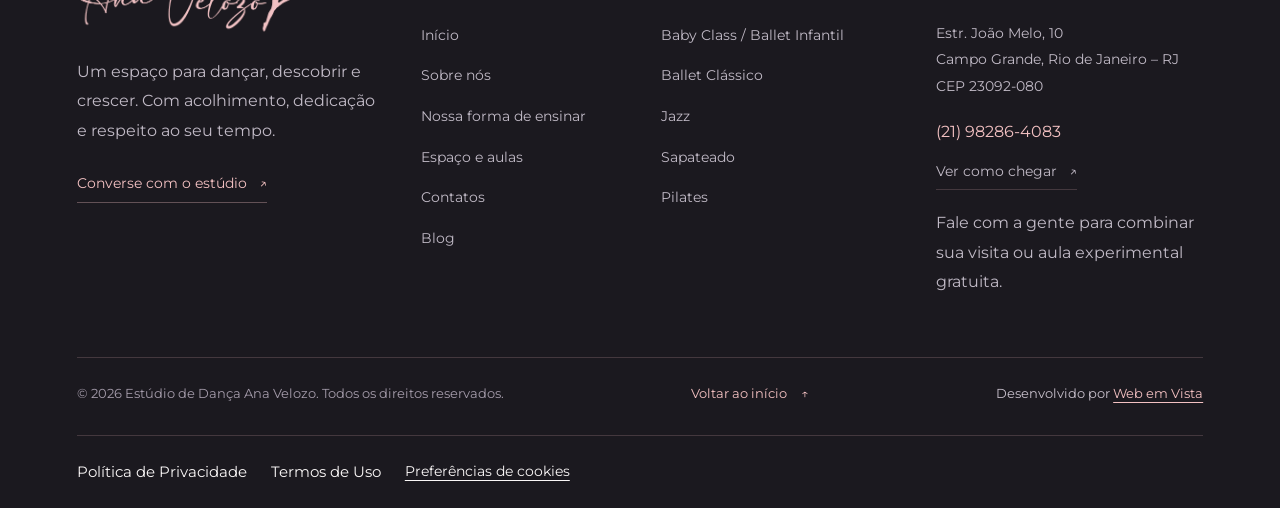
<file: blog/index.html>
<!doctype html>
<html lang="pt-BR">

<head>
  <meta charset="UTF-8" />
  <meta name="viewport" content="width=device-width,initial-scale=1" />
  <meta name="description" content="Leia conteúdos do Estúdio Ana Velozo sobre ballet infantil, dança e Pilates. Veja dicas para conhecer as aulas e começar uma nova atividade." />
  <link rel="canonical" href="https://estudioanavelozo.com.br/blog/" />
  <meta property="og:locale" content="pt_BR" />
  <meta property="og:type" content="website" />
  <meta property="og:title" content="Blog de Dança e Pilates | Estúdio Ana Velozo" />
  <meta property="og:description" content="Leia conteúdos do Estúdio Ana Velozo sobre ballet infantil, dança e Pilates. Veja dicas para conhecer as aulas e começar uma nova atividade." />
  <meta property="og:url" content="https://estudioanavelozo.com.br/blog/" />
  <meta property="og:site_name" content="Estúdio de Dança Ana Velozo" />
  <meta property="og:image" content="https://estudioanavelozo.com.br/assets/og-logo.png" />
  <meta property="og:image:type" content="image/png" />
  <meta property="og:image:width" content="1200" />
  <meta property="og:image:height" content="630" />
  <meta property="og:image:alt" content="Estúdio de Dança Ana Velozo" />
  <meta name="twitter:card" content="summary_large_image" />
  <meta name="twitter:title" content="Blog de Dança e Pilates | Estúdio Ana Velozo" />
  <meta name="twitter:description" content="Leia conteúdos do Estúdio Ana Velozo sobre ballet infantil, dança e Pilates. Veja dicas para conhecer as aulas e começar uma nova atividade." />
  <meta name="twitter:image" content="https://estudioanavelozo.com.br/assets/og-logo.png" />
  <meta name="theme-color" content="#222026" />
  <link rel="icon" href="/favicon.ico" sizes="any" />
  <link rel="icon" type="image/png" sizes="32x32" href="/assets/favicon-32x32.png" />
  <link rel="icon" type="image/png" sizes="192x192" href="/assets/favicon-192x192.png" />
  <link rel="apple-touch-icon" sizes="180x180" href="/assets/apple-touch-icon.png" />
  <title>Blog de Dança e Pilates | Estúdio Ana Velozo</title>
  <link rel="preconnect" href="https://fonts.googleapis.com" />
  <link rel="preconnect" href="https://fonts.gstatic.com" crossorigin />
  <link href="https://fonts.googleapis.com/css2?family=Allura&amp;family=Cormorant+Garamond:ital,wght@0,400;0,500;0,600;1,400;1,500&amp;family=Montserrat:wght@400;500;600;700&amp;display=swap" rel="stylesheet" />
  <link rel="stylesheet" href="/style.css?v=780b00d8818f" />
  <script src="/script.js?v=2ba8a708bf9e" defer></script>
  <link rel="stylesheet" href="/blog/style.css?v=4abe5a07993d" />
  <link rel="stylesheet" href="/blog/articles.css?v=0139f69da298" />
  <link rel="stylesheet" href="/legal.css?v=40f7b56a0d3e" />
  <script src="/privacy.js?v=a1591efb0e61" defer></script>
</head>

<body>
  <a class="skip" href="#conteudo">Pular para o conteúdo</a>
  <header>
    <div class="container header-inner">
      <a class="brand" href="/#inicio" aria-label="Ana Velozo — início">
        <img src="/assets/logo.png" alt="Estúdio de Dança Ana Velozo" width="920" height="270" />
      </a>
      <button class="menu-toggle" aria-label="Abrir menu" aria-expanded="false" aria-controls="menu">☰</button>
      <nav id="menu" aria-label="Menu principal">
        <a href="/#inicio">Início</a>
        <a href="/sobre/">Sobre</a>
        <div class="dropdown">
          <button class="dropdown-toggle" aria-expanded="false" aria-controls="submenu">
            Modalidades
            <span class="menu-chevron" aria-hidden="true">
              <svg viewBox="0 0 16 16" fill="none" stroke="currentColor" stroke-width="1.5" stroke-linecap="round" stroke-linejoin="round" focusable="false">
                <path d="m4 6 4 4 4-4"></path>
              </svg>
            </span>
          </button>
          <div class="submenu" id="submenu">
            <a href="/modalidades/ballet-classico/">Ballet</a>
            <a href="/modalidades/baby-class/">Ballet Infantil</a>
            <a href="/modalidades/jazz/">Jazz</a>
            <a href="/modalidades/sapateado/">Sapateado</a>
            <a href="/modalidades/pilates/" aria-current="page">Pilates</a>
          </div>
        </div>
        <a href="/blog/" aria-current="page">Blog</a>
        <a href="/contato/">Contatos</a>
      </nav>
    </div>
  </header>

  <main id="conteudo" class="blog-page">
    <section class="blog-page-hero">
      <div class="container">
        <p class="eyebrow">BLOG DO ESTÚDIO</p>
        <h1>A dança também<br />inspira <em>conversas.</em></h1>
        <p class="blog-page-intro">
          Um espaço para compartilhar conteúdos sobre dança, Pilates e o dia a dia do Estúdio de Dança Ana Velozo.
        </p>
      </div>
    </section>
    <section class="blog-posts-section" aria-labelledby="blog-posts-title">
      <div class="container">
        <div class="blog-posts-heading">
          <h2 id="blog-posts-title">Artigos do estúdio</h2>
          <span class="handwritten">Mais movimento, novas descobertas.</span>
        </div>
        <div class="blog-posts-grid" id="artigos">
          <article class="blog-post-card">
            <a href="/blog/beneficios-do-ballet-infantil/" tabindex="-1" aria-hidden="true">
              <img src="/assets/blog-ballet-infantil.webp" alt="Benefícios do ballet infantil e o que a criança aprende" width="1536" height="1024" loading="lazy" />
            </a>
            <div class="blog-post-card-body">
              <span class="article-category">Ballet infantil</span>
              <h3>
                <a href="/blog/beneficios-do-ballet-infantil/">Benefícios do ballet infantil: o que a criança aprende na aula?</a>
              </h3>
              <p>Movimento, música e convivência: veja o que a criança pode aprender nas aulas de ballet infantil.</p>
              <a class="post-read-link" href="/blog/beneficios-do-ballet-infantil/" aria-label="Ler artigo: Benefícios do ballet infantil: o que a criança aprende na aula?">Ler artigo</a>
            </div>
          </article>
          <article class="blog-post-card">
            <a href="/blog/primeira-aula-de-pilates/" tabindex="-1" aria-hidden="true">
              <img src="/assets/blog-primeira-aula-pilates.webp" alt="Primeira aula de Pilates: o que esperar e levar" width="1536" height="1024" loading="lazy" />
            </a>
            <div class="blog-post-card-body">
              <span class="article-category">Pilates</span>
              <h3>
                <a href="/blog/primeira-aula-de-pilates/">Primeira aula de Pilates: o que esperar e o que levar</a>
              </h3>
              <p>Saiba como costuma ser o primeiro encontro, o que vestir e quais itens levar para a aula.</p>
              <a class="post-read-link" href="/blog/primeira-aula-de-pilates/" aria-label="Ler artigo: Primeira aula de Pilates: o que esperar e o que levar">Ler artigo</a>
            </div>
          </article>
        </div>
      </div>
    </section>
  </main>
  <footer class="institutional-footer">
    <div class="container footer-grid">
      <div class="footer-identity">
        <a class="brand" href="/#inicio" aria-label="Estúdio Ana Velozo — início">
          <img src="/assets/logo.png" alt="Estúdio de Dança Ana Velozo" width="920" height="270" loading="lazy" />
        </a>
        <p>Um espaço para dançar, descobrir e crescer. Com acolhimento, dedicação e respeito ao seu tempo.</p>
        <a class="footer-contact-link" href="https://wa.me/5521982864083" target="_blank" rel="noopener">Converse com o estúdio <span aria-hidden="true">↗</span>
        </a>
      </div>
      <div class="footer-column">
        <h3>O estúdio</h3>
        <ul>
          <li>
            <a href="/#inicio">Início</a>
          </li>
          <li>
            <a href="/sobre/">Sobre nós</a>
          </li>
          <li>
            <a href="/#ensino">Nossa forma de ensinar</a>
          </li>
          <li>
            <a href="/#espaco">Espaço e aulas</a>
          </li>
          <li>
            <a href="/contato/">Contatos</a>
          </li>
          <li>
            <a href="/blog/">Blog</a>
          </li>
        </ul>
      </div>
      <div class="footer-column">
        <h3>Modalidades</h3>
        <ul>
          <li>
            <a href="/modalidades/baby-class/">Baby Class / Ballet Infantil</a>
          </li>
          <li>
            <a href="/modalidades/ballet-classico/">Ballet Clássico</a>
          </li>
          <li>
            <a href="/modalidades/jazz/">Jazz</a>
          </li>
          <li>
            <a href="/modalidades/sapateado/">Sapateado</a>
          </li>
          <li>
            <a href="/modalidades/pilates/">Pilates</a>
          </li>
        </ul>
      </div>
      <div class="footer-column footer-location">
        <h3>Venha nos conhecer</h3>
        <address>Estr. João Melo, 10<br />Campo Grande, Rio de Janeiro – RJ<br />CEP 23092-080</address>
        <a href="https://wa.me/5521982864083" target="_blank" rel="noopener" class="footer-phone">(21) 98286-4083</a>
        <a href="https://www.google.com/maps/search/?api=1&amp;query=Estrada+Joao+Melo+10+Campo+Grande+Rio+de+Janeiro" target="_blank" rel="noopener" class="footer-directions">Ver como chegar <span aria-hidden="true">↗</span>
        </a>
        <p>Fale com a gente para combinar sua visita ou aula experimental gratuita.</p>
      </div>
    </div>
    <div class="container footer-bottom">
      <small>© <span id="year">2026</span> Estúdio de Dança Ana Velozo. Todos os direitos reservados.</small>
      <a href="/#inicio" class="footer-back">Voltar ao início <span aria-hidden="true">↑</span>
      </a>
      <span class="footer-developer">Desenvolvido por
        <a href="https://www.webemvista.com.br/" target="_blank" rel="noopener">Web em Vista</a>
      </span>
    </div>
    <nav class="container footer-legal-links" aria-label="Informações legais">
      <a href="/privacidade/">Política de Privacidade</a>
      <a href="/termos-de-uso/">Termos de Uso</a>
      <button type="button" data-privacy-open>Preferências de cookies</button>
    </nav>
  </footer>
  <dialog id="modality-dialog" aria-labelledby="dialog-title">
    <button class="dialog-close" aria-label="Fechar detalhes">×</button>
    <p class="eyebrow">ENCONTRE O SEU MOVIMENTO</p>
    <h2 id="dialog-title"></h2>
    <p id="dialog-description"></p>
    <p>Converse com a gente para conhecer as turmas, os horários e a aula mais indicada para você ou seu filho.</p>
    <a class="button" id="dialog-whatsapp" href="https://wa.me/5521982864083?text=Ol%C3%A1%21%20Quero%20agendar%20uma%20aula%20experimental%20gratuita." target="_blank" rel="noopener">Quero conhecer esta modalidade ↗</a>
  </dialog>
  <a class="whatsapp-float" href="https://wa.me/5521982864083?text=Ol%C3%A1%21%20Quero%20saber%20mais%20sobre%20as%20aulas%20do%20est%C3%BAdio." target="_blank" rel="noopener" aria-label="Falar com o Estúdio Ana Velozo pelo WhatsApp (abre em nova aba)">
    <svg viewBox="0 0 24 24" aria-hidden="true" focusable="false" fill="currentColor">
      <path d="M20.52 3.48A11.91 11.91 0 0 0 12.04 0C5.43 0 .04 5.38.04 12c0 2.12.55 4.19 1.6 6.02L0 24l6.14-1.61A12.02 12.02 0 0 0 12.04 24H12c6.62 0 12-5.38 12-12 0-3.21-1.24-6.22-3.48-8.52ZM12.04 21.98a9.98 9.98 0 0 1-5.08-1.39l-.37-.22-3.64.96.97-3.55-.24-.38a9.92 9.92 0 0 1-1.53-5.4c0-5.5 4.47-9.98 9.98-9.98 2.66 0 5.17 1.04 7.05 2.93A9.9 9.9 0 0 1 22.1 12c0 5.5-4.48 9.98-10.06 9.98Zm5.48-7.48c-.3-.15-1.77-.87-2.05-.97-.28-.1-.48-.15-.68.15-.2.3-.77.97-.95 1.17-.17.2-.35.22-.65.07-.3-.15-1.26-.46-2.4-1.48-.89-.79-1.49-1.77-1.66-2.07-.18-.3-.02-.46.13-.61.13-.13.3-.35.45-.53.15-.17.2-.3.3-.5.1-.2.05-.37-.03-.52-.07-.15-.67-1.62-.92-2.22-.24-.58-.48-.5-.67-.51h-.58c-.2 0-.52.07-.8.37-.27.3-1.04 1.02-1.04 2.49 0 1.47 1.07 2.89 1.22 3.09.15.2 2.11 3.22 5.11 4.51.71.31 1.27.49 1.7.63.71.23 1.36.2 1.87.12.57-.09 1.77-.72 2.02-1.42.25-.7.25-1.3.17-1.42-.07-.13-.27-.2-.57-.35Z"></path>
    </svg>
  </a>
  <section id="privacy-banner" class="privacy-banner" aria-label="Sua privacidade" hidden>
    <h2>Você escolhe se quer usar o mapa</h2>
    <p>
      O Google Maps só é carregado com sua permissão e pode usar cookies e dados de navegação. Sua escolha fica salva
      neste navegador. <a href="/privacidade/">Saiba mais</a>.
    </p>
    <div class="privacy-actions">
      <button type="button" data-privacy-reject>Recusar opcionais</button>
      <button type="button" data-privacy-accept>Permitir mapa</button>
    </div>
  </section>
  <dialog id="privacy-settings" class="privacy-settings" aria-labelledby="privacy-title">
    <button type="button" class="dialog-close" id="privacy-close" aria-label="Fechar preferências">×</button>
    <h2 id="privacy-title">Preferências de cookies</h2>
    <p>O mapa do Google é opcional. A navegação e o contato com o estúdio continuam disponíveis sem ele.</p>
    <label>
      <input type="checkbox" id="privacy-maps" />Permitir Google Maps
    </label>
    <p>
      A escolha é salva localmente por até 180 dias. Ao desativar, os mapas incorporados deixam de carregar. Para
      apagar cookies já criados pelo Google, use as configurações do navegador.
    </p>
    <div class="privacy-actions">
      <button type="button" data-privacy-reject>Recusar opcionais</button>
      <button type="button" id="privacy-save">Salvar preferências</button>
    </div>
  </dialog>
</body>

</html>
</file>
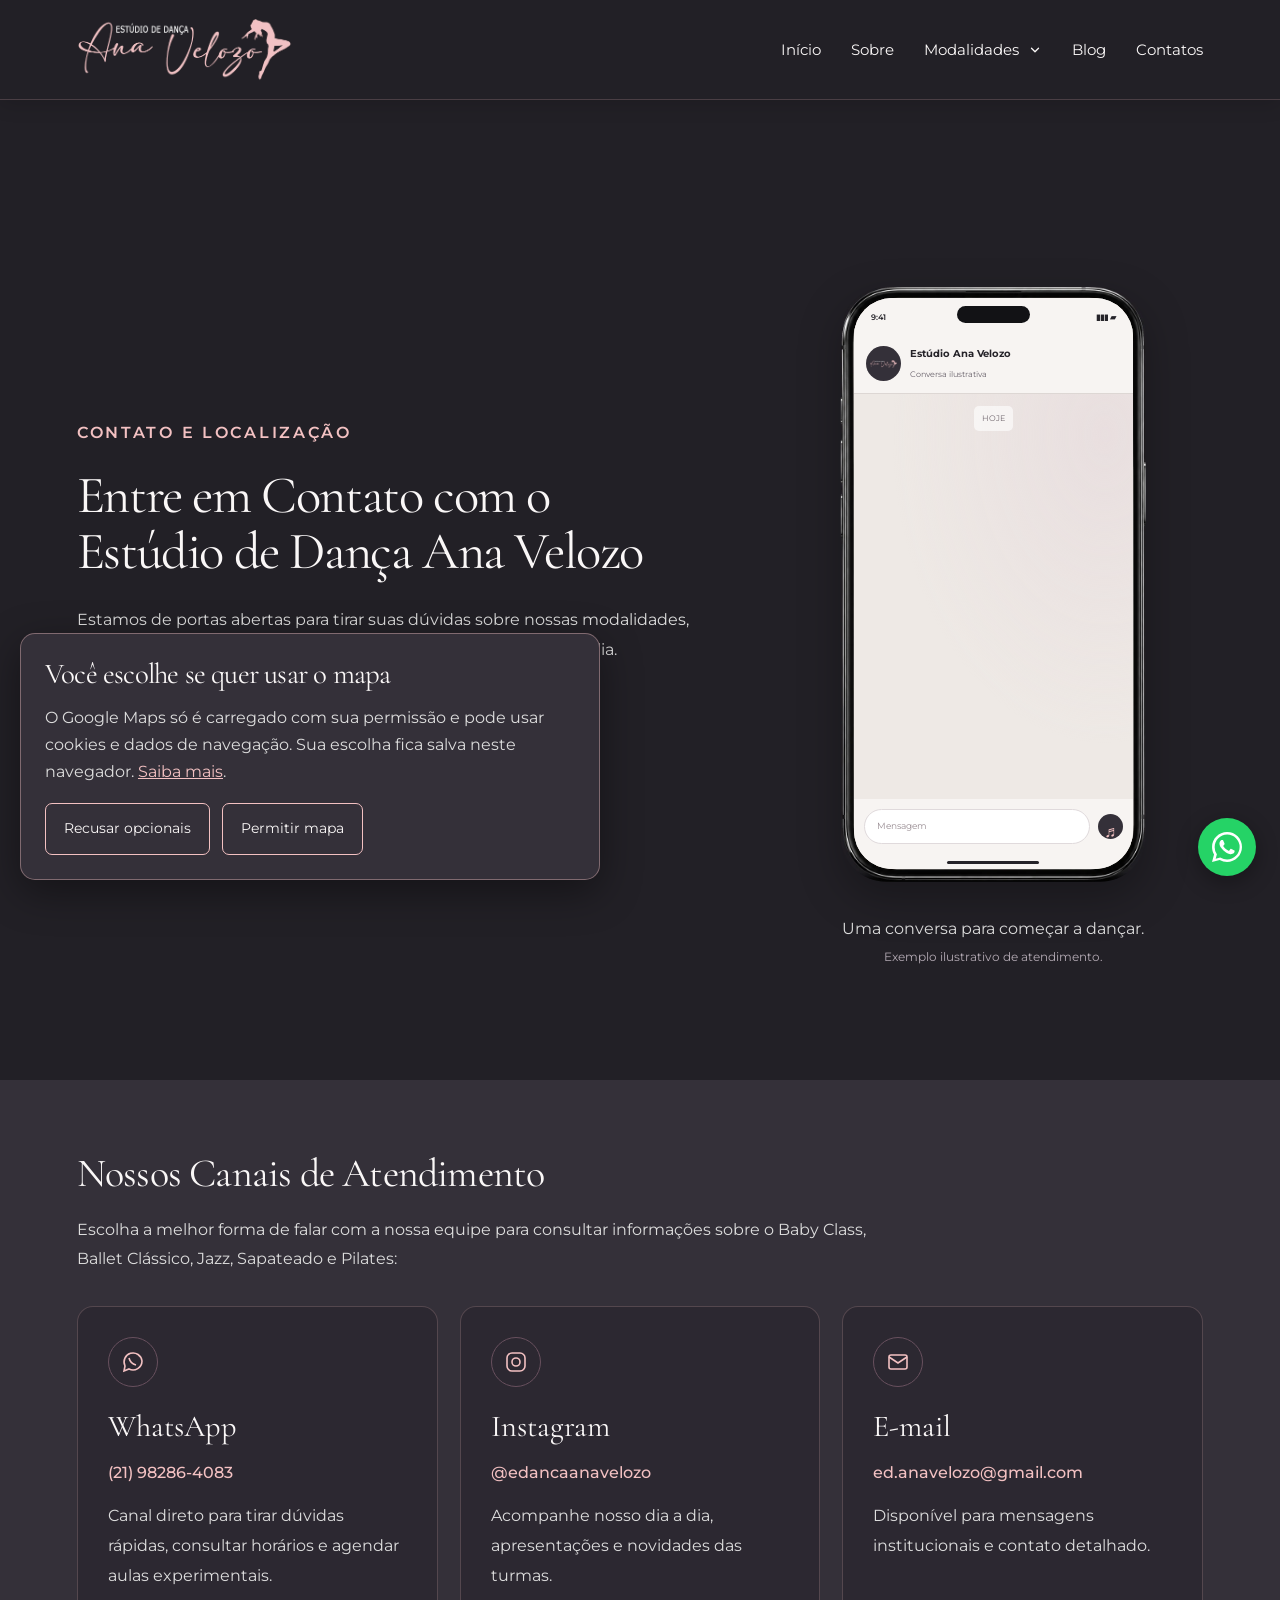
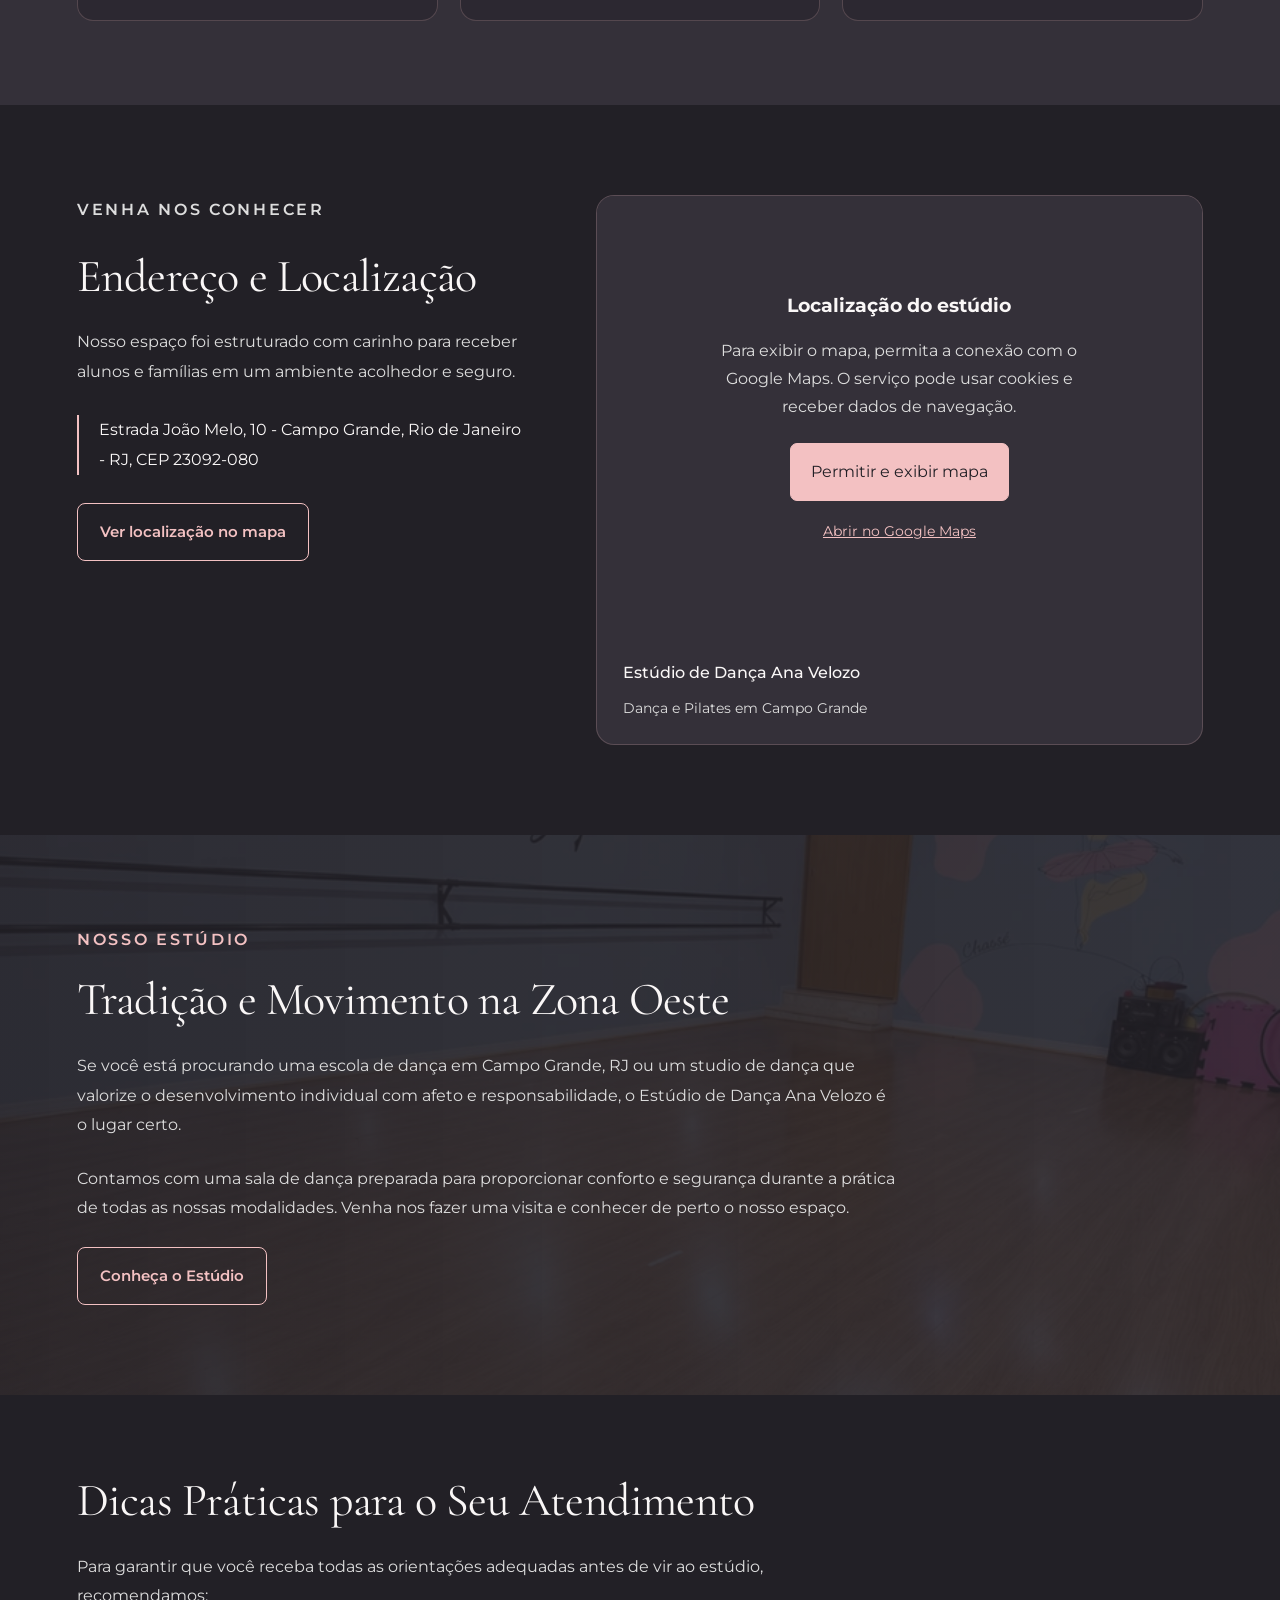
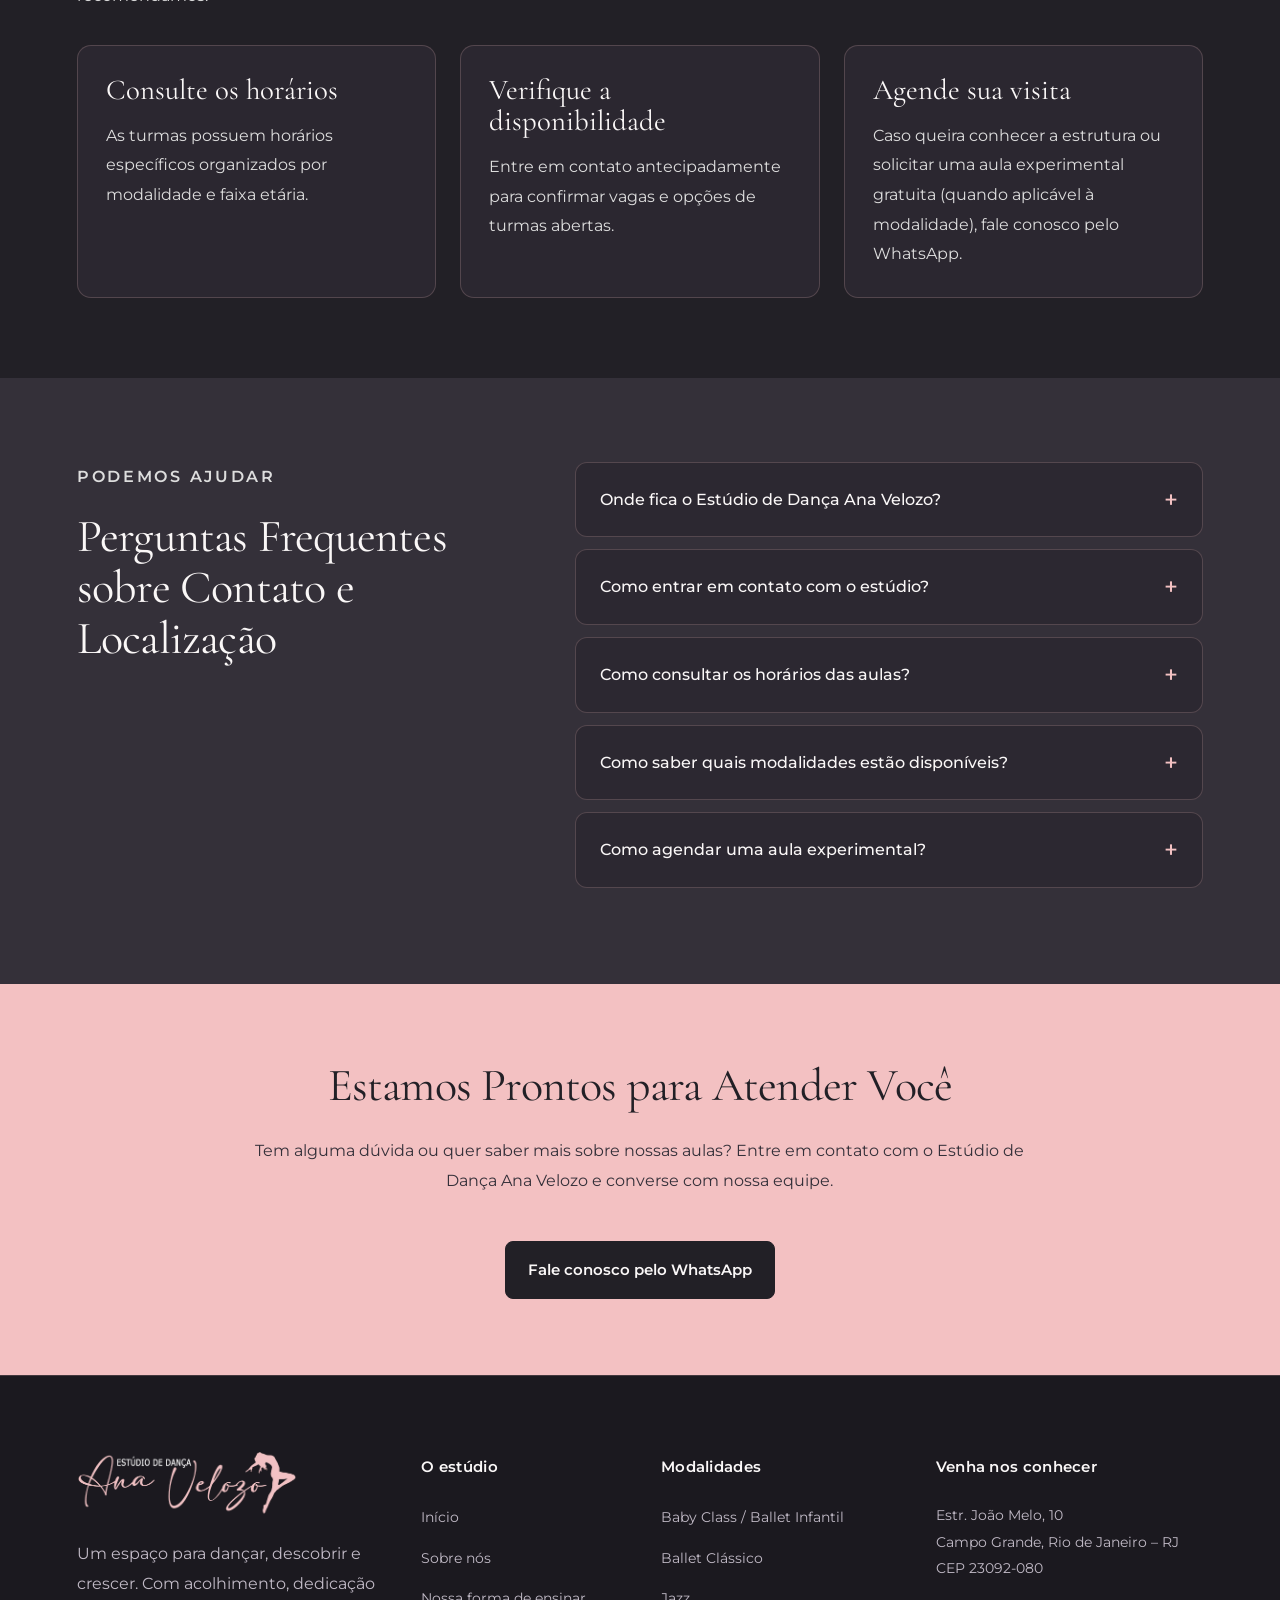
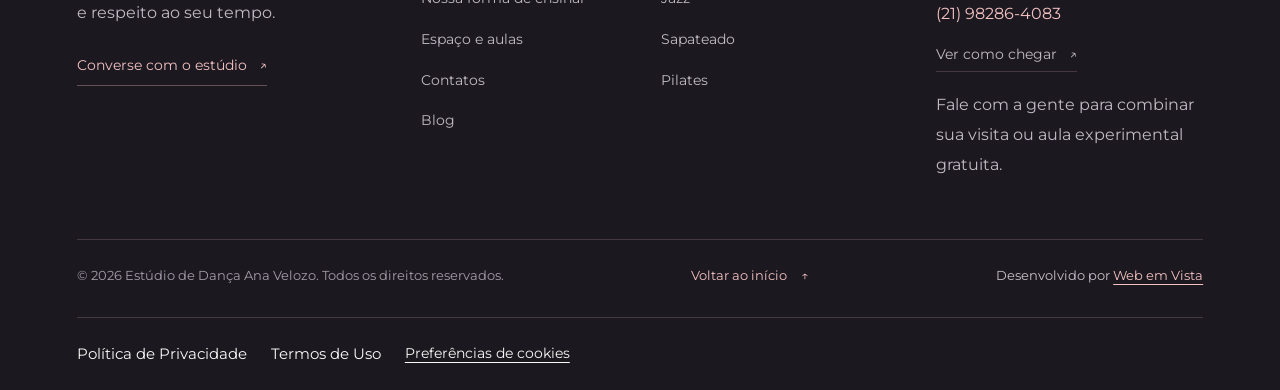
<file: contato/index.html>
<!doctype html>
<html lang="pt-BR">

<head>
  <meta charset="UTF-8" />
  <meta name="viewport" content="width=device-width,initial-scale=1" />
  <meta name="description" content="Fale com o Estúdio de Dança Ana Velozo para consultar modalidades, horários e turmas. Veja o endereço em Campo Grande, RJ, e agende uma aula experimental." />
  <link rel="canonical" href="https://estudioanavelozo.com.br/contato/" />
  <meta property="og:locale" content="pt_BR" />
  <meta property="og:type" content="website" />
  <meta property="og:title" content="Contato e Endereço | Estúdio Ana Velozo em Campo Grande, RJ" />
  <meta property="og:description" content="Fale com o Estúdio de Dança Ana Velozo para consultar modalidades, horários e turmas. Veja o endereço em Campo Grande, RJ, e agende uma aula experimental." />
  <meta property="og:url" content="https://estudioanavelozo.com.br/contato/" />
  <meta property="og:site_name" content="Estúdio de Dança Ana Velozo" />
  <meta property="og:image" content="https://estudioanavelozo.com.br/assets/og-logo.png" />
  <meta property="og:image:type" content="image/png" />
  <meta property="og:image:width" content="1200" />
  <meta property="og:image:height" content="630" />
  <meta property="og:image:alt" content="Estúdio de Dança Ana Velozo" />
  <meta name="twitter:card" content="summary_large_image" />
  <meta name="twitter:title" content="Contato e Endereço | Estúdio Ana Velozo em Campo Grande, RJ" />
  <meta name="twitter:description" content="Fale com o Estúdio de Dança Ana Velozo para consultar modalidades, horários e turmas. Veja o endereço em Campo Grande, RJ, e agende uma aula experimental." />
  <meta name="twitter:image" content="https://estudioanavelozo.com.br/assets/og-logo.png" />
  <meta name="theme-color" content="#222026" />
  <link rel="icon" href="/favicon.ico" sizes="any" />
  <link rel="icon" type="image/png" sizes="32x32" href="/assets/favicon-32x32.png" />
  <link rel="icon" type="image/png" sizes="192x192" href="/assets/favicon-192x192.png" />
  <link rel="apple-touch-icon" sizes="180x180" href="/assets/apple-touch-icon.png" />
  <title>Contato e Endereço | Estúdio Ana Velozo em Campo Grande, RJ</title>
  <link rel="preconnect" href="https://fonts.googleapis.com" />
  <link rel="preconnect" href="https://fonts.gstatic.com" crossorigin />
  <link href="https://fonts.googleapis.com/css2?family=Allura&amp;family=Cormorant+Garamond:ital,wght@0,400;0,500;0,600;1,400;1,500&amp;family=Montserrat:wght@400;500;600;700&amp;display=swap" rel="stylesheet" />
  <link rel="stylesheet" href="/style.css?v=780b00d8818f" />
  <script src="/script.js?v=2ba8a708bf9e" defer></script>
  <link rel="stylesheet" href="/contato/style.css?v=c44eb26e9e76" />
  <link rel="stylesheet" href="/legal.css?v=40f7b56a0d3e" />
  <script src="/privacy.js?v=a1591efb0e61" defer></script>

  <script type="application/ld+json">
    {
      "@context": "https://schema.org",
      "@type": "SportsActivityLocation",
      "name": "Estúdio de Dança Ana Velozo",
      "image": "https://estudioanavelozo.com.br/assets/logo.png",
      "url": "https://estudioanavelozo.com.br/",
      "telephone": "+55-21-98286-4083",
      "priceRange": "$$",
      "address": {
        "@type": "PostalAddress",
        "streetAddress": "Estr. João Melo, 10",
        "addressLocality": "Campo Grande",
        "addressRegion": "RJ",
        "postalCode": "23092-080",
        "addressCountry": "BR"
      },
      "geo": {
        "@type": "GeoCoordinates",
        "latitude": -22.8738577,
        "longitude": -43.5495029
      },
      "openingHoursSpecification": [{
        "@type": "OpeningHoursSpecification",
        "dayOfWeek": [
          "Monday",
          "Tuesday",
          "Wednesday",
          "Thursday",
          "Friday",
          "Saturday"
        ],
        "opens": "08:00",
        "closes": "21:00"
      }],
      "sameAs": [
        "https://wa.me/5521982864083"
      ]
    }

  </script>
  <script type="application/ld+json">
    {
      "@context": "https://schema.org",
      "@type": "FAQPage",
      "mainEntity": [{
          "@type": "Question",
          "name": "Onde fica o Estúdio de Dança Ana Velozo?",
          "acceptedAnswer": {
            "@type": "Answer",
            "text": "Estamos localizados na Estrada João Melo, 10 - Campo Grande, Rio de Janeiro - RJ (CEP 23092-080)."
          }
        },
        {
          "@type": "Question",
          "name": "Como entrar em contato com o estúdio?",
          "acceptedAnswer": {
            "@type": "Answer",
            "text": "Você pode falar conosco rapidamente pelo WhatsApp (21) 98286-4083, pelo Instagram @edancaanavelozo ou por e-mail."
          }
        },
        {
          "@type": "Question",
          "name": "Como consultar os horários das aulas?",
          "acceptedAnswer": {
            "@type": "Answer",
            "text": "Como os horários variam conforme a modalidade e a turma, recomendamos enviar uma mensagem pelo WhatsApp para verificarmos a melhor opção para você ou seu filho(a)."
          }
        },
        {
          "@type": "Question",
          "name": "Como saber quais modalidades estão disponíveis?",
          "acceptedAnswer": {
            "@type": "Answer",
            "text": "Oferecemos Baby Class, Ballet Clássico, Jazz, Sapateado e Pilates. Você pode consultar os detalhes de cada uma em suas respectivas páginas no site ou diretamente com nossa equipe."
          }
        },
        {
          "@type": "Question",
          "name": "Como agendar uma aula experimental?",
          "acceptedAnswer": {
            "@type": "Answer",
            "text": "Basta entrar em contato pelo WhatsApp (21) 98286-4083 informando a modalidade de interesse para checarmos a disponibilidade na turma."
          }
        }
      ]
    }

  </script>
</head>

<body>
  <a class="skip" href="#conteudo">Pular para o conteúdo</a>
  <header>
    <div class="container header-inner">
      <a class="brand" href="/#inicio" aria-label="Ana Velozo — início">
        <img src="/assets/logo.png" alt="Estúdio de Dança Ana Velozo" width="920" height="270" />
      </a>
      <button class="menu-toggle" aria-label="Abrir menu" aria-expanded="false" aria-controls="menu">☰</button>
      <nav id="menu" aria-label="Menu principal">
        <a href="/#inicio">Início</a>
        <a href="/sobre/">Sobre</a>
        <div class="dropdown">
          <button class="dropdown-toggle" aria-expanded="false" aria-controls="submenu">
            Modalidades
            <span class="menu-chevron" aria-hidden="true">
              <svg viewBox="0 0 16 16" fill="none" stroke="currentColor" stroke-width="1.5" stroke-linecap="round" stroke-linejoin="round" focusable="false">
                <path d="m4 6 4 4 4-4"></path>
              </svg>
            </span>
          </button>
          <div class="submenu" id="submenu">
            <a href="/modalidades/ballet-classico/">Ballet</a>
            <a href="/modalidades/baby-class/">Ballet Infantil</a>
            <a href="/modalidades/jazz/">Jazz</a>
            <a href="/modalidades/sapateado/">Sapateado</a>
            <a href="/modalidades/pilates/" aria-current="page">Pilates</a>
          </div>
        </div>
        <a href="/blog/">Blog</a>
        <a href="/contato/">Contatos</a>
      </nav>
    </div>
  </header>

  <main id="conteudo" class="contact-page">
    <section class="contact-hero">
      <div class="container contact-hero-grid">
        <div>
          <p class="contact-label">CONTATO E LOCALIZAÇÃO</p>
          <h1>Entre em Contato com o Estúdio de Dança Ana Velozo</h1>
          <p>
            Estamos de portas abertas para tirar suas dúvidas sobre nossas modalidades, turmas e horários. Fale
            conosco e venha fazer parte da nossa família.
          </p>
          <div class="actions">
            <a class="button" href="https://wa.me/5521982864083?text=Ol%C3%A1%21%20Quero%20saber%20mais%20sobre%20as%20aulas%20do%20est%C3%BAdio." target="_blank" rel="noopener">Fale conosco pelo WhatsApp (21) 98286-4083</a>
            <a class="button outline" href="#localizacao">Ver localização no mapa</a>
          </div>
        </div>
        <aside class="contact-phone-demo" aria-label="Exemplo ilustrativo de uma conversa com o estúdio">
          <div class="contact-phone">
            <img class="phone-product" src="/assets/contato-celular.webp" alt="Celular preto com uma conversa ilustrativa com o estúdio" width="1024" height="1536" />
            <div class="phone-screen">
              <div class="phone-status" aria-hidden="true">
                <span>9:41</span>
                <span>▮▮▮ ▰</span>
              </div>
              <div class="phone-chat-header">
                <img src="/assets/logo.png" alt="Estúdio de Dança Ana Velozo" />
                <div><strong>Estúdio Ana Velozo</strong>
                  <span>Conversa ilustrativa</span>
                </div>
              </div>
              <div class="phone-chat">
                <span class="phone-day">HOJE</span>
                <div class="phone-message phone-sent phone-msg-1">
                  Olá! Gostaria de conhecer as aulas do estúdio.<small>9:41 ✓✓</small>
                </div>
                <div class="phone-message phone-received phone-msg-2">
                  Olá! Será um prazer receber você! 💕<small>9:41</small>
                </div>
                <div class="phone-message phone-received phone-msg-3">
                  Qual modalidade você procura? E qual é a idade do aluno?<small>9:42</small>
                </div>
                <div class="phone-message phone-sent phone-msg-4">
                  Ballet infantil, para minha filha de 5 anos.<small>9:42 ✓✓</small>
                </div>
                <div class="phone-message phone-received phone-msg-5">
                  Vamos consultar a turma e os horários disponíveis para ela!<small>9:42</small>
                </div>
              </div>
              <div class="phone-compose" aria-hidden="true">
                <span>Mensagem</span><i>♬</i>
              </div>
              <div class="phone-home" aria-hidden="true"></div>
            </div>
          </div>
          <p class="phone-demo-caption">
            Uma conversa para começar a dançar.<br />
            <span>Exemplo ilustrativo de atendimento.</span>
          </p>
        </aside>
      </div>
    </section>
    <section class="contact-channels">
      <div class="container">
        <div class="contact-section-heading">
          <h2>Nossos Canais de Atendimento</h2>
          <p>
            Escolha a melhor forma de falar com a nossa equipe para consultar informações sobre o Baby Class, Ballet
            Clássico, Jazz, Sapateado e Pilates:
          </p>
        </div>
        <div class="contact-card-grid">
          <a class="contact-channel" href="https://wa.me/5521982864083?text=Ol%C3%A1%21%20Quero%20saber%20mais%20sobre%20as%20aulas%20do%20est%C3%BAdio." target="_blank" rel="noopener">
            <span class="contact-icon">
              <svg aria-hidden="true" viewBox="0 0 24 24" fill="none" stroke="currentColor" stroke-width="1.6">
                <path d="M21 11a9 9 0 0 1-13 8l-5 2 1-5A9 9 0 1 1 21 11Z"></path>
                <path d="M8 8c1 4 3 6 7 7"></path>
              </svg>
            </span>
            <h3>WhatsApp</h3>
            <strong>(21) 98286-4083</strong>
            <p>Canal direto para tirar dúvidas rápidas, consultar horários e agendar aulas experimentais.</p>
          </a>
          <a class="contact-channel" href="https://www.instagram.com/edancaanavelozo/" target="_blank" rel="noopener">
            <span class="contact-icon">
              <svg aria-hidden="true" viewBox="0 0 24 24" fill="none" stroke="currentColor" stroke-width="1.6">
                <rect x="3" y="3" width="18" height="18" rx="5"></rect>
                <circle cx="12" cy="12" r="4"></circle>
                <path d="M17 7h.01"></path>
              </svg>
            </span>
            <h3>Instagram</h3>
            <strong>@edancaanavelozo</strong>
            <p>Acompanhe nosso dia a dia, apresentações e novidades das turmas.</p>
          </a>
          <a class="contact-channel" href="mailto:ed.anavelozo@gmail.com">
            <span class="contact-icon">
              <svg aria-hidden="true" viewBox="0 0 24 24" fill="none" stroke="currentColor" stroke-width="1.6">
                <rect x="3" y="5" width="18" height="14" rx="2"></rect>
                <path d="m3 7 9 6 9-6"></path>
              </svg>
            </span>
            <h3>E-mail</h3>
            <strong>ed.anavelozo@gmail.com</strong>
            <p>Disponível para mensagens institucionais e contato detalhado.</p>
          </a>
        </div>
      </div>
    </section>
    <section class="contact-location" id="localizacao">
      <div class="container contact-location-grid">
        <div>
          <p class="contact-label">VENHA NOS CONHECER</p>
          <h2>Endereço e Localização</h2>
          <p>
            Nosso espaço foi estruturado com carinho para receber alunos e famílias em um ambiente acolhedor e seguro.
          </p>
          <address>Estrada João Melo, 10 - Campo Grande, Rio de Janeiro - RJ, CEP 23092-080</address>
          <a class="button outline" href="https://www.google.com/maps/search/?api=1&amp;query=Estrada+Joao+Melo+10+Campo+Grande+Rio+de+Janeiro" target="_blank" rel="noopener">Ver localização no mapa</a>
        </div>
        <div class="contact-map">
          <iframe title="Localização do Estúdio de Dança Ana Velozo no Google Maps" width="400" height="300" style="border: 0" allowfullscreen loading="lazy" referrerpolicy="strict-origin-when-cross-origin" data-map-src="https://www.google.com/maps/embed?pb=!1m18!1m12!1m3!1d3676.0703983615476!2d-43.5495029!3d-22.8738577!2m3!1f0!2f0!3f0!3m2!1i1024!2i768!4f13.1!3m3!1m2!1s0x9be12bf1a7f3cd%3A0x7181696cbaff1a4d!2sEst%C3%BAdio%20de%20Dan%C3%A7a%20Ana%20Velozo%20-%20Dan%C3%A7a%20e%20Pilates!5e0!3m2!1spt-BR!2sbr!4v1794537131840!5m2!1spt-BR!2sbr" hidden="hidden"></iframe>
          <div class="map-consent-placeholder" data-map-placeholder>
            <strong>Localização do estúdio</strong>
            <p>
              Para exibir o mapa, permita a conexão com o Google Maps. O serviço pode usar cookies e receber dados de
              navegação.
            </p>
            <button type="button" data-map-allow>Permitir e exibir mapa</button>
            <a href="https://www.google.com/maps/search/?api=1&amp;query=Estrada+Joao+Melo+10+Campo+Grande+Rio+de+Janeiro" target="_blank" rel="noopener">Abrir no Google Maps</a>
          </div>
          <div class="contact-map-caption">
            <strong>Estúdio de Dança Ana Velozo</strong>
            <span>Dança e Pilates em Campo Grande</span>
          </div>
        </div>
      </div>
    </section>
    <section class="contact-tradition">
      <div class="container">
        <div class="contact-reading">
          <p class="contact-label">NOSSO ESTÚDIO</p>
          <h2>Tradição e Movimento na Zona Oeste</h2>
          <p>
            Se você está procurando uma escola de dança em Campo Grande, RJ ou um studio de dança que valorize o
            desenvolvimento individual com afeto e responsabilidade, o Estúdio de Dança Ana Velozo é o lugar certo.
          </p>
          <p>
            Contamos com uma sala de dança preparada para proporcionar conforto e segurança durante a prática de todas
            as nossas modalidades. Venha nos fazer uma visita e conhecer de perto o nosso espaço.
          </p>
          <a class="button outline" href="/sobre/">Conheça o Estúdio</a>
        </div>
      </div>
    </section>
    <section class="contact-tips">
      <div class="container">
        <div class="contact-section-heading">
          <h2>Dicas Práticas para o Seu Atendimento</h2>
          <p>Para garantir que você receba todas as orientações adequadas antes de vir ao estúdio, recomendamos:</p>
        </div>
        <div class="contact-tips-grid">
          <article>
            <h3>Consulte os horários</h3>
            <p>As turmas possuem horários específicos organizados por modalidade e faixa etária.</p>
          </article>
          <article>
            <h3>Verifique a disponibilidade</h3>
            <p>Entre em contato antecipadamente para confirmar vagas e opções de turmas abertas.</p>
          </article>
          <article>
            <h3>Agende sua visita</h3>
            <p>
              Caso queira conhecer a estrutura ou solicitar uma aula experimental gratuita (quando aplicável à
              modalidade), fale conosco pelo WhatsApp.
            </p>
          </article>
        </div>
      </div>
    </section>
    <section class="contact-questions">
      <div class="container contact-question-grid">
        <div>
          <p class="contact-label">PODEMOS AJUDAR</p>
          <h2>Perguntas Frequentes sobre Contato e Localização</h2>
        </div>
        <div class="baby-faq">
          <details>
            <summary>Onde fica o Estúdio de Dança Ana Velozo?</summary>
            <p>Estamos localizados na Estrada João Melo, 10 - Campo Grande, Rio de Janeiro - RJ (CEP 23092-080).</p>
          </details>
          <details>
            <summary>Como entrar em contato com o estúdio?</summary>
            <p>
              Você pode falar conosco rapidamente pelo WhatsApp (21) 98286-4083, pelo Instagram @edancaanavelozo ou
              por e-mail.
            </p>
          </details>
          <details>
            <summary>Como consultar os horários das aulas?</summary>
            <p>
              Como os horários variam conforme a modalidade e a turma, recomendamos enviar uma mensagem pelo WhatsApp
              para verificarmos a melhor opção para você ou seu filho(a).
            </p>
          </details>
          <details>
            <summary>Como saber quais modalidades estão disponíveis?</summary>
            <p>
              Oferecemos Baby Class, Ballet Clássico, Jazz, Sapateado e Pilates. Você pode consultar os detalhes de
              cada uma em suas respectivas páginas no site ou diretamente com nossa equipe.
            </p>
          </details>
          <details>
            <summary>Como agendar uma aula experimental?</summary>
            <p>
              Basta entrar em contato pelo WhatsApp (21) 98286-4083 informando a modalidade de interesse para
              checarmos a disponibilidade na turma.
            </p>
          </details>
        </div>
      </div>
    </section>
    <section class="contact-final">
      <div class="container">
        <h2>Estamos Prontos para Atender Você</h2>
        <p>
          Tem alguma dúvida ou quer saber mais sobre nossas aulas? Entre em contato com o Estúdio de Dança Ana Velozo
          e converse com nossa equipe.
        </p>
        <a class="button dark" href="https://wa.me/5521982864083?text=Ol%C3%A1%21%20Quero%20saber%20mais%20sobre%20as%20aulas%20do%20est%C3%BAdio." target="_blank" rel="noopener">Fale conosco pelo WhatsApp</a>
      </div>
    </section>
  </main>
  <footer class="institutional-footer">
    <div class="container footer-grid">
      <div class="footer-identity">
        <a class="brand" href="/#inicio" aria-label="Estúdio Ana Velozo — início">
          <img src="/assets/logo.png" alt="Estúdio de Dança Ana Velozo" width="920" height="270" loading="lazy" />
        </a>
        <p>Um espaço para dançar, descobrir e crescer. Com acolhimento, dedicação e respeito ao seu tempo.</p>
        <a class="footer-contact-link" href="https://wa.me/5521982864083" target="_blank" rel="noopener">Converse com o estúdio <span aria-hidden="true">↗</span>
        </a>
      </div>
      <div class="footer-column">
        <h3>O estúdio</h3>
        <ul>
          <li>
            <a href="/#inicio">Início</a>
          </li>
          <li>
            <a href="/sobre/">Sobre nós</a>
          </li>
          <li>
            <a href="/#ensino">Nossa forma de ensinar</a>
          </li>
          <li>
            <a href="/#espaco">Espaço e aulas</a>
          </li>
          <li>
            <a href="/contato/">Contatos</a>
          </li>
          <li>
            <a href="/blog/">Blog</a>
          </li>
        </ul>
      </div>
      <div class="footer-column">
        <h3>Modalidades</h3>
        <ul>
          <li>
            <a href="/modalidades/baby-class/">Baby Class / Ballet Infantil</a>
          </li>
          <li>
            <a href="/modalidades/ballet-classico/">Ballet Clássico</a>
          </li>
          <li>
            <a href="/modalidades/jazz/">Jazz</a>
          </li>
          <li>
            <a href="/modalidades/sapateado/">Sapateado</a>
          </li>
          <li>
            <a href="/modalidades/pilates/">Pilates</a>
          </li>
        </ul>
      </div>
      <div class="footer-column footer-location">
        <h3>Venha nos conhecer</h3>
        <address>Estr. João Melo, 10<br />Campo Grande, Rio de Janeiro – RJ<br />CEP 23092-080</address>
        <a href="https://wa.me/5521982864083" target="_blank" rel="noopener" class="footer-phone">(21) 98286-4083</a>
        <a href="https://www.google.com/maps/search/?api=1&amp;query=Estrada+Joao+Melo+10+Campo+Grande+Rio+de+Janeiro" target="_blank" rel="noopener" class="footer-directions">Ver como chegar <span aria-hidden="true">↗</span>
        </a>
        <p>Fale com a gente para combinar sua visita ou aula experimental gratuita.</p>
      </div>
    </div>
    <div class="container footer-bottom">
      <small>© <span id="year">2026</span> Estúdio de Dança Ana Velozo. Todos os direitos reservados.</small>
      <a href="/#inicio" class="footer-back">Voltar ao início <span aria-hidden="true">↑</span>
      </a>
      <span class="footer-developer">Desenvolvido por
        <a href="https://www.webemvista.com.br/" target="_blank" rel="noopener">Web em Vista</a>
      </span>
    </div>
    <nav class="container footer-legal-links" aria-label="Informações legais">
      <a href="/privacidade/">Política de Privacidade</a>
      <a href="/termos-de-uso/">Termos de Uso</a>
      <button type="button" data-privacy-open>Preferências de cookies</button>
    </nav>
  </footer>
  <dialog id="modality-dialog" aria-labelledby="dialog-title">
    <button class="dialog-close" aria-label="Fechar detalhes">×</button>
    <p class="eyebrow">ENCONTRE O SEU MOVIMENTO</p>
    <h2 id="dialog-title"></h2>
    <p id="dialog-description"></p>
    <p>Converse com a gente para conhecer as turmas, os horários e a aula mais indicada para você ou seu filho.</p>
    <a class="button" id="dialog-whatsapp" href="https://wa.me/5521982864083?text=Ol%C3%A1%21%20Quero%20agendar%20uma%20aula%20experimental%20gratuita." target="_blank" rel="noopener">Quero conhecer esta modalidade ↗</a>
  </dialog>
  <a class="whatsapp-float" href="https://wa.me/5521982864083?text=Ol%C3%A1%21%20Quero%20saber%20mais%20sobre%20as%20aulas%20do%20est%C3%BAdio." target="_blank" rel="noopener" aria-label="Falar com o Estúdio Ana Velozo pelo WhatsApp (abre em nova aba)">
    <svg viewBox="0 0 24 24" aria-hidden="true" focusable="false" fill="currentColor">
      <path d="M20.52 3.48A11.91 11.91 0 0 0 12.04 0C5.43 0 .04 5.38.04 12c0 2.12.55 4.19 1.6 6.02L0 24l6.14-1.61A12.02 12.02 0 0 0 12.04 24H12c6.62 0 12-5.38 12-12 0-3.21-1.24-6.22-3.48-8.52ZM12.04 21.98a9.98 9.98 0 0 1-5.08-1.39l-.37-.22-3.64.96.97-3.55-.24-.38a9.92 9.92 0 0 1-1.53-5.4c0-5.5 4.47-9.98 9.98-9.98 2.66 0 5.17 1.04 7.05 2.93A9.9 9.9 0 0 1 22.1 12c0 5.5-4.48 9.98-10.06 9.98Zm5.48-7.48c-.3-.15-1.77-.87-2.05-.97-.28-.1-.48-.15-.68.15-.2.3-.77.97-.95 1.17-.17.2-.35.22-.65.07-.3-.15-1.26-.46-2.4-1.48-.89-.79-1.49-1.77-1.66-2.07-.18-.3-.02-.46.13-.61.13-.13.3-.35.45-.53.15-.17.2-.3.3-.5.1-.2.05-.37-.03-.52-.07-.15-.67-1.62-.92-2.22-.24-.58-.48-.5-.67-.51h-.58c-.2 0-.52.07-.8.37-.27.3-1.04 1.02-1.04 2.49 0 1.47 1.07 2.89 1.22 3.09.15.2 2.11 3.22 5.11 4.51.71.31 1.27.49 1.7.63.71.23 1.36.2 1.87.12.57-.09 1.77-.72 2.02-1.42.25-.7.25-1.3.17-1.42-.07-.13-.27-.2-.57-.35Z"></path>
    </svg>
  </a>
  <section id="privacy-banner" class="privacy-banner" aria-label="Sua privacidade" hidden>
    <h2>Você escolhe se quer usar o mapa</h2>
    <p>
      O Google Maps só é carregado com sua permissão e pode usar cookies e dados de navegação. Sua escolha fica salva
      neste navegador. <a href="/privacidade/">Saiba mais</a>.
    </p>
    <div class="privacy-actions">
      <button type="button" data-privacy-reject>Recusar opcionais</button>
      <button type="button" data-privacy-accept>Permitir mapa</button>
    </div>
  </section>
  <dialog id="privacy-settings" class="privacy-settings" aria-labelledby="privacy-title">
    <button type="button" class="dialog-close" id="privacy-close" aria-label="Fechar preferências">×</button>
    <h2 id="privacy-title">Preferências de cookies</h2>
    <p>O mapa do Google é opcional. A navegação e o contato com o estúdio continuam disponíveis sem ele.</p>
    <label>
      <input type="checkbox" id="privacy-maps" />Permitir Google Maps
    </label>
    <p>
      A escolha é salva localmente por até 180 dias. Ao desativar, os mapas incorporados deixam de carregar. Para
      apagar cookies já criados pelo Google, use as configurações do navegador.
    </p>
    <div class="privacy-actions">
      <button type="button" data-privacy-reject>Recusar opcionais</button>
      <button type="button" id="privacy-save">Salvar preferências</button>
    </div>
  </dialog>
</body>

</html>
</file>
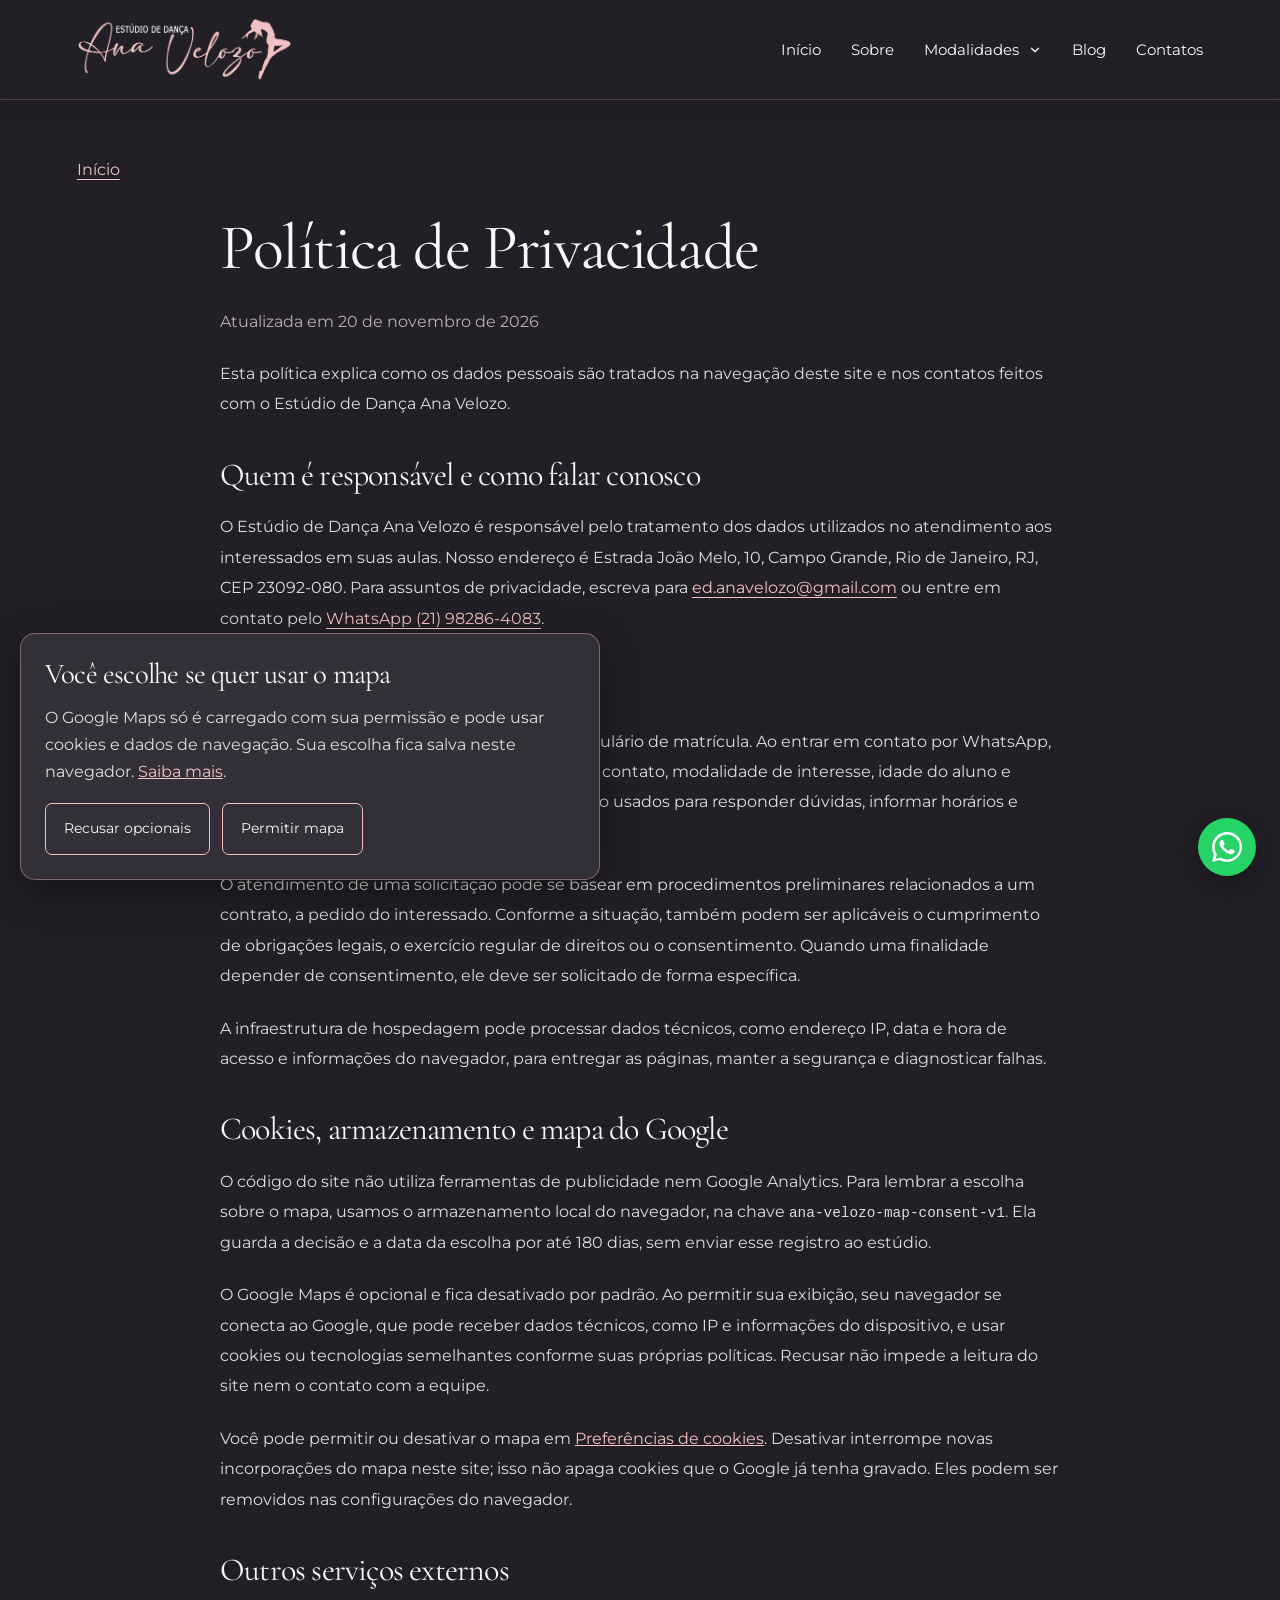
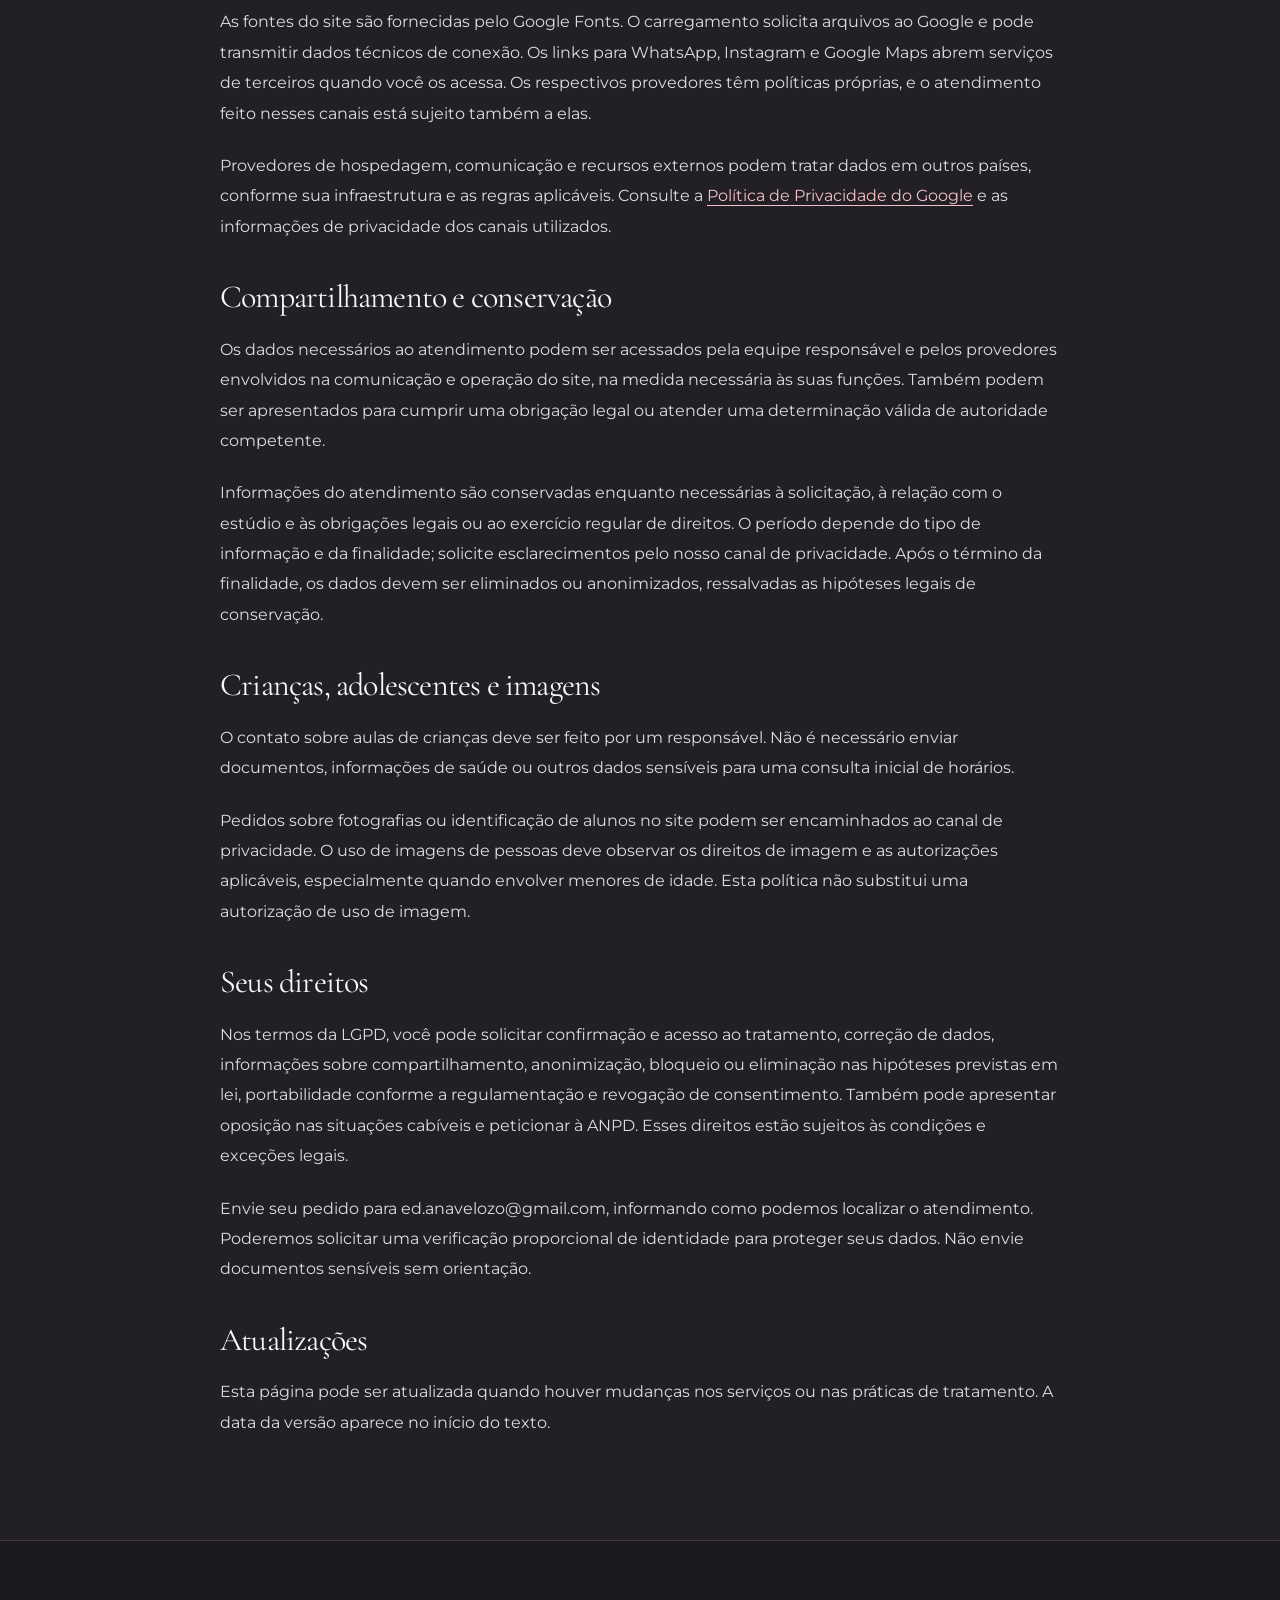
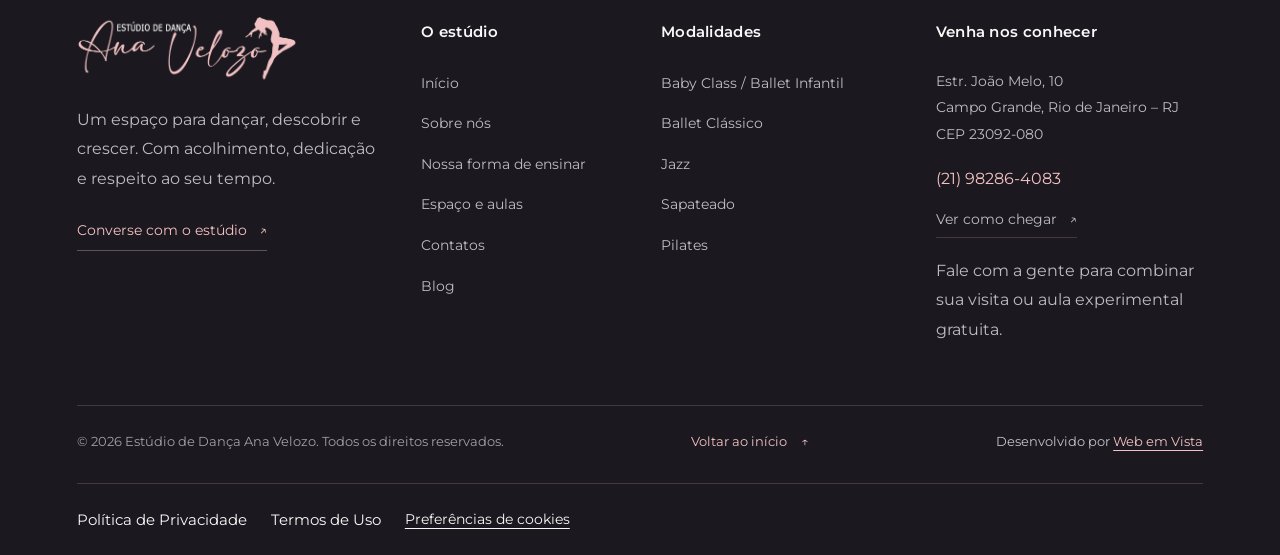
<file: privacidade/index.html>
<!doctype html>
<html lang="pt-BR">

<head>
  <meta charset="UTF-8" />
  <meta name="viewport" content="width=device-width,initial-scale=1" />
  <meta name="description" content="Política de Privacidade do Estúdio de Dança Ana Velozo. Informações sobre navegação, atendimento, privacidade e contato." />
  <link rel="canonical" href="https://estudioanavelozo.com.br/privacidade/" />
  <meta property="og:locale" content="pt_BR" />
  <meta property="og:type" content="website" />
  <meta property="og:title" content="Política de Privacidade | Estúdio Ana Velozo" />
  <meta property="og:description" content="Política de Privacidade do Estúdio de Dança Ana Velozo. Informações sobre navegação, atendimento, privacidade e contato." />
  <meta property="og:url" content="https://estudioanavelozo.com.br/privacidade/" />
  <meta property="og:site_name" content="Estúdio de Dança Ana Velozo" />
  <meta property="og:image" content="https://estudioanavelozo.com.br/assets/og-logo.png" />
  <meta property="og:image:type" content="image/png" />
  <meta property="og:image:width" content="1200" />
  <meta property="og:image:height" content="630" />
  <meta property="og:image:alt" content="Estúdio de Dança Ana Velozo" />
  <meta name="twitter:card" content="summary_large_image" />
  <meta name="twitter:title" content="Política de Privacidade | Estúdio Ana Velozo" />
  <meta name="twitter:description" content="Política de Privacidade do Estúdio de Dança Ana Velozo. Informações sobre navegação, atendimento, privacidade e contato." />
  <meta name="twitter:image" content="https://estudioanavelozo.com.br/assets/og-logo.png" />
  <meta name="theme-color" content="#222026" />
  <link rel="icon" href="/favicon.ico" sizes="any" />
  <link rel="icon" type="image/png" sizes="32x32" href="/assets/favicon-32x32.png" />
  <link rel="icon" type="image/png" sizes="192x192" href="/assets/favicon-192x192.png" />
  <link rel="apple-touch-icon" sizes="180x180" href="/assets/apple-touch-icon.png" />
  <title>Política de Privacidade | Estúdio Ana Velozo</title>
  <link rel="preconnect" href="https://fonts.googleapis.com" />
  <link rel="preconnect" href="https://fonts.gstatic.com" crossorigin />
  <link href="https://fonts.googleapis.com/css2?family=Allura&amp;family=Cormorant+Garamond:ital,wght@0,400;0,500;0,600;1,400;1,500&amp;family=Montserrat:wght@400;500;600;700&amp;display=swap" rel="stylesheet" />
  <link rel="stylesheet" href="/style.css?v=780b00d8818f" />
  <script src="/script.js?v=2ba8a708bf9e" defer></script>
  <link rel="stylesheet" href="/legal.css?v=40f7b56a0d3e" />
  <script src="/privacy.js?v=a1591efb0e61" defer></script>
</head>

<body>
  <a class="skip" href="#conteudo">Pular para o conteúdo</a>
  <header>
    <div class="container header-inner">
      <a class="brand" href="/#inicio" aria-label="Ana Velozo — início">
        <img src="/assets/logo.png" alt="Estúdio de Dança Ana Velozo" width="920" height="270" />
      </a>
      <button class="menu-toggle" aria-label="Abrir menu" aria-expanded="false" aria-controls="menu">☰</button>
      <nav id="menu" aria-label="Menu principal">
        <a href="/#inicio">Início</a>
        <a href="/sobre/">Sobre</a>
        <div class="dropdown">
          <button class="dropdown-toggle" aria-expanded="false" aria-controls="submenu">
            Modalidades
            <span class="menu-chevron" aria-hidden="true">
              <svg viewBox="0 0 16 16" fill="none" stroke="currentColor" stroke-width="1.5" stroke-linecap="round" stroke-linejoin="round" focusable="false">
                <path d="m4 6 4 4 4-4"></path>
              </svg>
            </span>
          </button>
          <div class="submenu" id="submenu">
            <a href="/modalidades/ballet-classico/">Ballet</a>
            <a href="/modalidades/baby-class/">Ballet Infantil</a>
            <a href="/modalidades/jazz/">Jazz</a>
            <a href="/modalidades/sapateado/">Sapateado</a>
            <a href="/modalidades/pilates/">Pilates</a>
          </div>
        </div>
        <a href="/blog/">Blog</a>
        <a href="/contato/">Contatos</a>
      </nav>
    </div>
  </header>

  <main id="conteudo" class="legal-page">
    <div class="container">
      <a href="/" class="legal-back">Início</a>
      <article>
        <h1>Política de Privacidade</h1>
        <p class="legal-updated">Atualizada em 20 de novembro de 2026</p>
        <p>
          Esta política explica como os dados pessoais são tratados na navegação deste site e nos contatos feitos com
          o Estúdio de Dança Ana Velozo.
        </p>
        <h2>Quem é responsável e como falar conosco</h2>
        <p>
          O Estúdio de Dança Ana Velozo é responsável pelo tratamento dos dados utilizados no atendimento aos
          interessados em suas aulas. Nosso endereço é Estrada João Melo, 10, Campo Grande, Rio de Janeiro, RJ, CEP
          23092-080. Para assuntos de privacidade, escreva para
          <a href="mailto:ed.anavelozo@gmail.com">ed.anavelozo@gmail.com</a> ou entre em contato pelo
          <a href="https://wa.me/5521982864083">WhatsApp (21) 98286-4083</a>.
        </p>
        <h2>Dados utilizados e finalidades</h2>
        <p>
          Este site não tem cadastro de alunos nem formulário de matrícula. Ao entrar em contato por WhatsApp, e-mail
          ou Instagram, você pode fornecer nome, contato, modalidade de interesse, idade do aluno e outras informações
          da conversa. Esses dados são usados para responder dúvidas, informar horários e disponibilidade e organizar
          visitas ou aulas.
        </p>
        <p>
          O atendimento de uma solicitação pode se basear em procedimentos preliminares relacionados a um contrato, a
          pedido do interessado. Conforme a situação, também podem ser aplicáveis o cumprimento de obrigações legais,
          o exercício regular de direitos ou o consentimento. Quando uma finalidade depender de consentimento, ele
          deve ser solicitado de forma específica.
        </p>
        <p>
          A infraestrutura de hospedagem pode processar dados técnicos, como endereço IP, data e hora de acesso e
          informações do navegador, para entregar as páginas, manter a segurança e diagnosticar falhas.
        </p>
        <h2>Cookies, armazenamento e mapa do Google</h2>
        <p>
          O código do site não utiliza ferramentas de publicidade nem Google Analytics. Para lembrar a escolha sobre o
          mapa, usamos o armazenamento local do navegador, na chave <code>ana-velozo-map-consent-v1</code>. Ela guarda
          a decisão e a data da escolha por até 180 dias, sem enviar esse registro ao estúdio.
        </p>
        <p>
          O Google Maps é opcional e fica desativado por padrão. Ao permitir sua exibição, seu navegador se conecta ao
          Google, que pode receber dados técnicos, como IP e informações do dispositivo, e usar cookies ou tecnologias
          semelhantes conforme suas próprias políticas. Recusar não impede a leitura do site nem o contato com a
          equipe.
        </p>
        <p>
          Você pode permitir ou desativar o mapa em
          <button class="legal-inline-button" type="button" data-privacy-open>Preferências de cookies</button>.
          Desativar interrompe novas incorporações do mapa neste site; isso não apaga cookies que o Google já tenha
          gravado. Eles podem ser removidos nas configurações do navegador.
        </p>
        <h2>Outros serviços externos</h2>
        <p>
          As fontes do site são fornecidas pelo Google Fonts. O carregamento solicita arquivos ao Google e pode
          transmitir dados técnicos de conexão. Os links para WhatsApp, Instagram e Google Maps abrem serviços de
          terceiros quando você os acessa. Os respectivos provedores têm políticas próprias, e o atendimento feito
          nesses canais está sujeito também a elas.
        </p>
        <p>
          Provedores de hospedagem, comunicação e recursos externos podem tratar dados em outros países, conforme sua
          infraestrutura e as regras aplicáveis. Consulte a
          <a href="https://policies.google.com/privacy" target="_blank" rel="noopener">Política de Privacidade do Google</a>
          e as informações de privacidade dos canais utilizados.
        </p>
        <h2>Compartilhamento e conservação</h2>
        <p>
          Os dados necessários ao atendimento podem ser acessados pela equipe responsável e pelos provedores
          envolvidos na comunicação e operação do site, na medida necessária às suas funções. Também podem ser
          apresentados para cumprir uma obrigação legal ou atender uma determinação válida de autoridade competente.
        </p>
        <p>
          Informações do atendimento são conservadas enquanto necessárias à solicitação, à relação com o estúdio e às
          obrigações legais ou ao exercício regular de direitos. O período depende do tipo de informação e da
          finalidade; solicite esclarecimentos pelo nosso canal de privacidade. Após o término da finalidade, os dados
          devem ser eliminados ou anonimizados, ressalvadas as hipóteses legais de conservação.
        </p>
        <h2>Crianças, adolescentes e imagens</h2>
        <p>
          O contato sobre aulas de crianças deve ser feito por um responsável. Não é necessário enviar documentos,
          informações de saúde ou outros dados sensíveis para uma consulta inicial de horários.
        </p>
        <p>
          Pedidos sobre fotografias ou identificação de alunos no site podem ser encaminhados ao canal de privacidade.
          O uso de imagens de pessoas deve observar os direitos de imagem e as autorizações aplicáveis, especialmente
          quando envolver menores de idade. Esta política não substitui uma autorização de uso de imagem.
        </p>
        <h2>Seus direitos</h2>
        <p>
          Nos termos da LGPD, você pode solicitar confirmação e acesso ao tratamento, correção de dados, informações
          sobre compartilhamento, anonimização, bloqueio ou eliminação nas hipóteses previstas em lei, portabilidade
          conforme a regulamentação e revogação de consentimento. Também pode apresentar oposição nas situações
          cabíveis e peticionar à ANPD. Esses direitos estão sujeitos às condições e exceções legais.
        </p>
        <p>
          Envie seu pedido para ed.anavelozo@gmail.com, informando como podemos localizar o atendimento. Poderemos
          solicitar uma verificação proporcional de identidade para proteger seus dados. Não envie documentos
          sensíveis sem orientação.
        </p>
        <h2>Atualizações</h2>
        <p>
          Esta página pode ser atualizada quando houver mudanças nos serviços ou nas práticas de tratamento. A data da
          versão aparece no início do texto.
        </p>
      </article>
    </div>
  </main>
  <footer class="institutional-footer">
    <div class="container footer-grid">
      <div class="footer-identity">
        <a class="brand" href="/#inicio" aria-label="Estúdio Ana Velozo — início">
          <img src="/assets/logo.png" alt="Estúdio de Dança Ana Velozo" width="920" height="270" loading="lazy" />
        </a>
        <p>Um espaço para dançar, descobrir e crescer. Com acolhimento, dedicação e respeito ao seu tempo.</p>
        <a class="footer-contact-link" href="https://wa.me/5521982864083" target="_blank" rel="noopener">Converse com o estúdio <span aria-hidden="true">↗</span>
        </a>
      </div>
      <div class="footer-column">
        <h3>O estúdio</h3>
        <ul>
          <li>
            <a href="/#inicio">Início</a>
          </li>
          <li>
            <a href="/sobre/">Sobre nós</a>
          </li>
          <li>
            <a href="/#ensino">Nossa forma de ensinar</a>
          </li>
          <li>
            <a href="/#espaco">Espaço e aulas</a>
          </li>
          <li>
            <a href="/contato/">Contatos</a>
          </li>
          <li>
            <a href="/blog/">Blog</a>
          </li>
        </ul>
      </div>
      <div class="footer-column">
        <h3>Modalidades</h3>
        <ul>
          <li>
            <a href="/modalidades/baby-class/">Baby Class / Ballet Infantil</a>
          </li>
          <li>
            <a href="/modalidades/ballet-classico/">Ballet Clássico</a>
          </li>
          <li>
            <a href="/modalidades/jazz/">Jazz</a>
          </li>
          <li>
            <a href="/modalidades/sapateado/">Sapateado</a>
          </li>
          <li>
            <a href="/modalidades/pilates/">Pilates</a>
          </li>
        </ul>
      </div>
      <div class="footer-column footer-location">
        <h3>Venha nos conhecer</h3>
        <address>Estr. João Melo, 10<br />Campo Grande, Rio de Janeiro – RJ<br />CEP 23092-080</address>
        <a href="https://wa.me/5521982864083" target="_blank" rel="noopener" class="footer-phone">(21) 98286-4083</a>
        <a href="https://www.google.com/maps/search/?api=1&amp;query=Estrada+Joao+Melo+10+Campo+Grande+Rio+de+Janeiro" target="_blank" rel="noopener" class="footer-directions">Ver como chegar <span aria-hidden="true">↗</span>
        </a>
        <p>Fale com a gente para combinar sua visita ou aula experimental gratuita.</p>
      </div>
    </div>
    <div class="container footer-bottom">
      <small>© <span id="year">2026</span> Estúdio de Dança Ana Velozo. Todos os direitos reservados.</small>
      <a href="/#inicio" class="footer-back">Voltar ao início <span aria-hidden="true">↑</span>
      </a>
      <span class="footer-developer">Desenvolvido por
        <a href="https://www.webemvista.com.br/" target="_blank" rel="noopener">Web em Vista</a>
      </span>
    </div>
    <nav class="container footer-legal-links" aria-label="Informações legais">
      <a href="/privacidade/">Política de Privacidade</a>
      <a href="/termos-de-uso/">Termos de Uso</a>
      <button type="button" data-privacy-open>Preferências de cookies</button>
    </nav>
  </footer>
  <dialog id="modality-dialog" aria-labelledby="dialog-title">
    <button class="dialog-close" aria-label="Fechar detalhes">×</button>
    <p class="eyebrow">ENCONTRE O SEU MOVIMENTO</p>
    <h2 id="dialog-title"></h2>
    <p id="dialog-description"></p>
    <p>Converse com a gente para conhecer as turmas, os horários e a aula mais indicada para você ou seu filho.</p>
    <a class="button" id="dialog-whatsapp" href="https://wa.me/5521982864083?text=Ol%C3%A1%21%20Quero%20agendar%20uma%20aula%20experimental%20gratuita." target="_blank" rel="noopener">Quero conhecer esta modalidade ↗</a>
  </dialog>
  <a class="whatsapp-float" href="https://wa.me/5521982864083?text=Ol%C3%A1%21%20Quero%20saber%20mais%20sobre%20as%20aulas%20do%20est%C3%BAdio." target="_blank" rel="noopener" aria-label="Falar com o Estúdio Ana Velozo pelo WhatsApp (abre em nova aba)">
    <svg viewBox="0 0 24 24" aria-hidden="true" focusable="false" fill="currentColor">
      <path d="M20.52 3.48A11.91 11.91 0 0 0 12.04 0C5.43 0 .04 5.38.04 12c0 2.12.55 4.19 1.6 6.02L0 24l6.14-1.61A12.02 12.02 0 0 0 12.04 24H12c6.62 0 12-5.38 12-12 0-3.21-1.24-6.22-3.48-8.52ZM12.04 21.98a9.98 9.98 0 0 1-5.08-1.39l-.37-.22-3.64.96.97-3.55-.24-.38a9.92 9.92 0 0 1-1.53-5.4c0-5.5 4.47-9.98 9.98-9.98 2.66 0 5.17 1.04 7.05 2.93A9.9 9.9 0 0 1 22.1 12c0 5.5-4.48 9.98-10.06 9.98Zm5.48-7.48c-.3-.15-1.77-.87-2.05-.97-.28-.1-.48-.15-.68.15-.2.3-.77.97-.95 1.17-.17.2-.35.22-.65.07-.3-.15-1.26-.46-2.4-1.48-.89-.79-1.49-1.77-1.66-2.07-.18-.3-.02-.46.13-.61.13-.13.3-.35.45-.53.15-.17.2-.3.3-.5.1-.2.05-.37-.03-.52-.07-.15-.67-1.62-.92-2.22-.24-.58-.48-.5-.67-.51h-.58c-.2 0-.52.07-.8.37-.27.3-1.04 1.02-1.04 2.49 0 1.47 1.07 2.89 1.22 3.09.15.2 2.11 3.22 5.11 4.51.71.31 1.27.49 1.7.63.71.23 1.36.2 1.87.12.57-.09 1.77-.72 2.02-1.42.25-.7.25-1.3.17-1.42-.07-.13-.27-.2-.57-.35Z"></path>
    </svg>
  </a>
  <section id="privacy-banner" class="privacy-banner" aria-label="Sua privacidade" hidden>
    <h2>Você escolhe se quer usar o mapa</h2>
    <p>
      O Google Maps só é carregado com sua permissão e pode usar cookies e dados de navegação. Sua escolha fica salva
      neste navegador. <a href="/privacidade/">Saiba mais</a>.
    </p>
    <div class="privacy-actions">
      <button type="button" data-privacy-reject>Recusar opcionais</button>
      <button type="button" data-privacy-accept>Permitir mapa</button>
    </div>
  </section>
  <dialog id="privacy-settings" class="privacy-settings" aria-labelledby="privacy-title">
    <button type="button" class="dialog-close" id="privacy-close" aria-label="Fechar preferências">×</button>
    <h2 id="privacy-title">Preferências de cookies</h2>
    <p>O mapa do Google é opcional. A navegação e o contato com o estúdio continuam disponíveis sem ele.</p>
    <label>
      <input type="checkbox" id="privacy-maps" />Permitir Google Maps
    </label>
    <p>
      A escolha é salva localmente por até 180 dias. Ao desativar, os mapas incorporados deixam de carregar. Para
      apagar cookies já criados pelo Google, use as configurações do navegador.
    </p>
    <div class="privacy-actions">
      <button type="button" data-privacy-reject>Recusar opcionais</button>
      <button type="button" id="privacy-save">Salvar preferências</button>
    </div>
  </dialog>
</body>

</html>
</file>
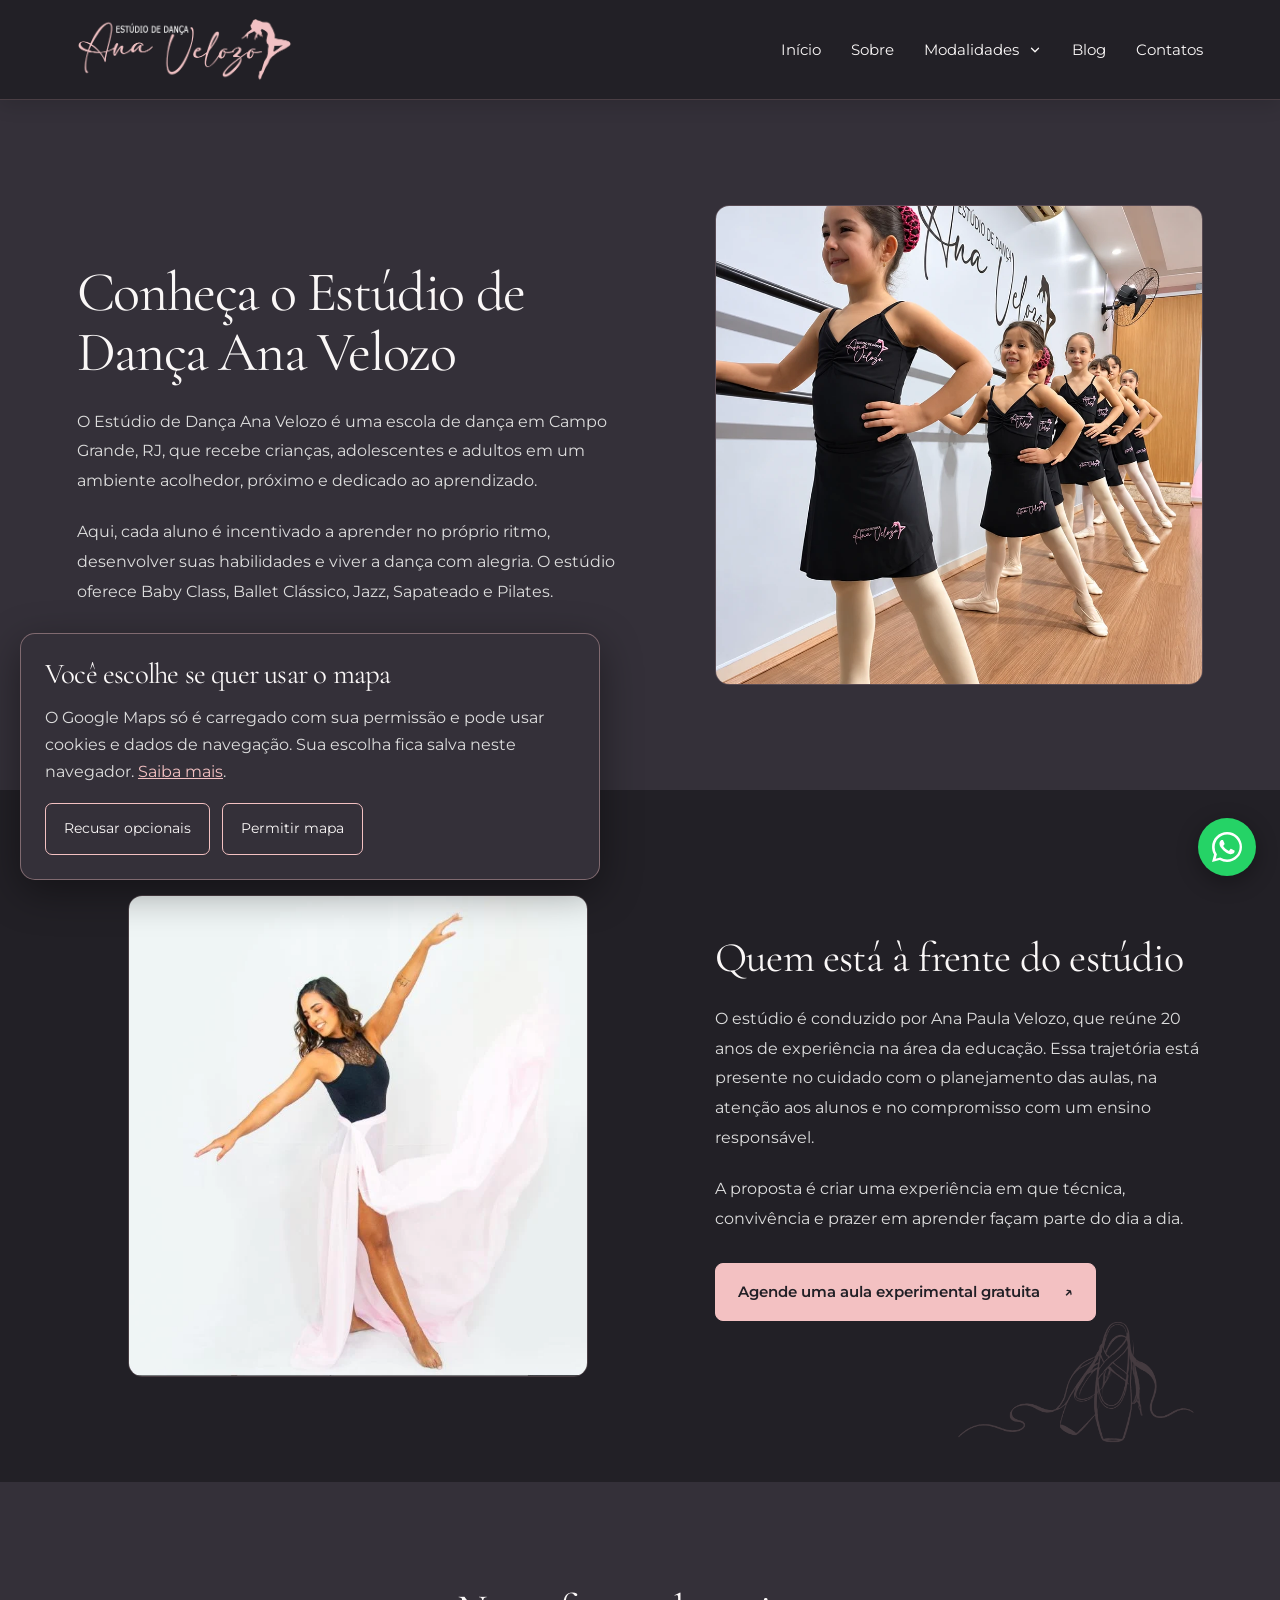
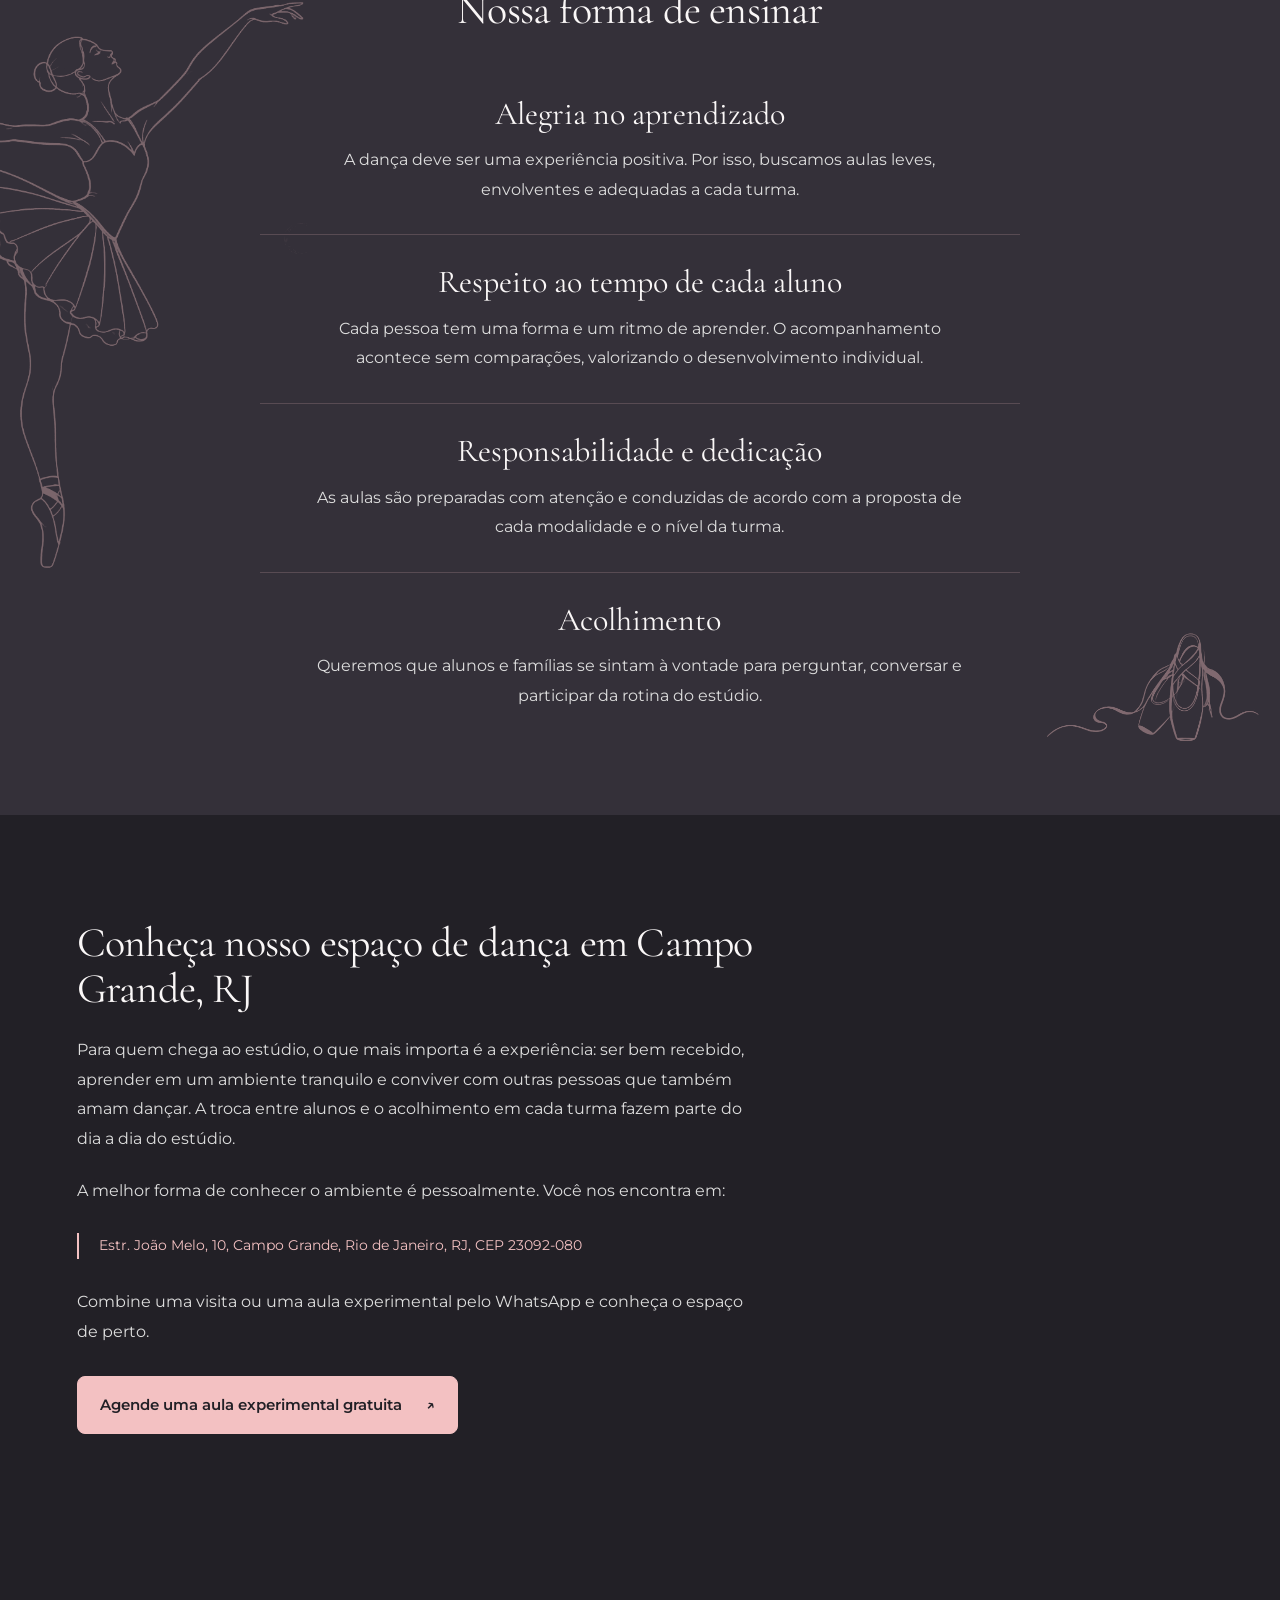
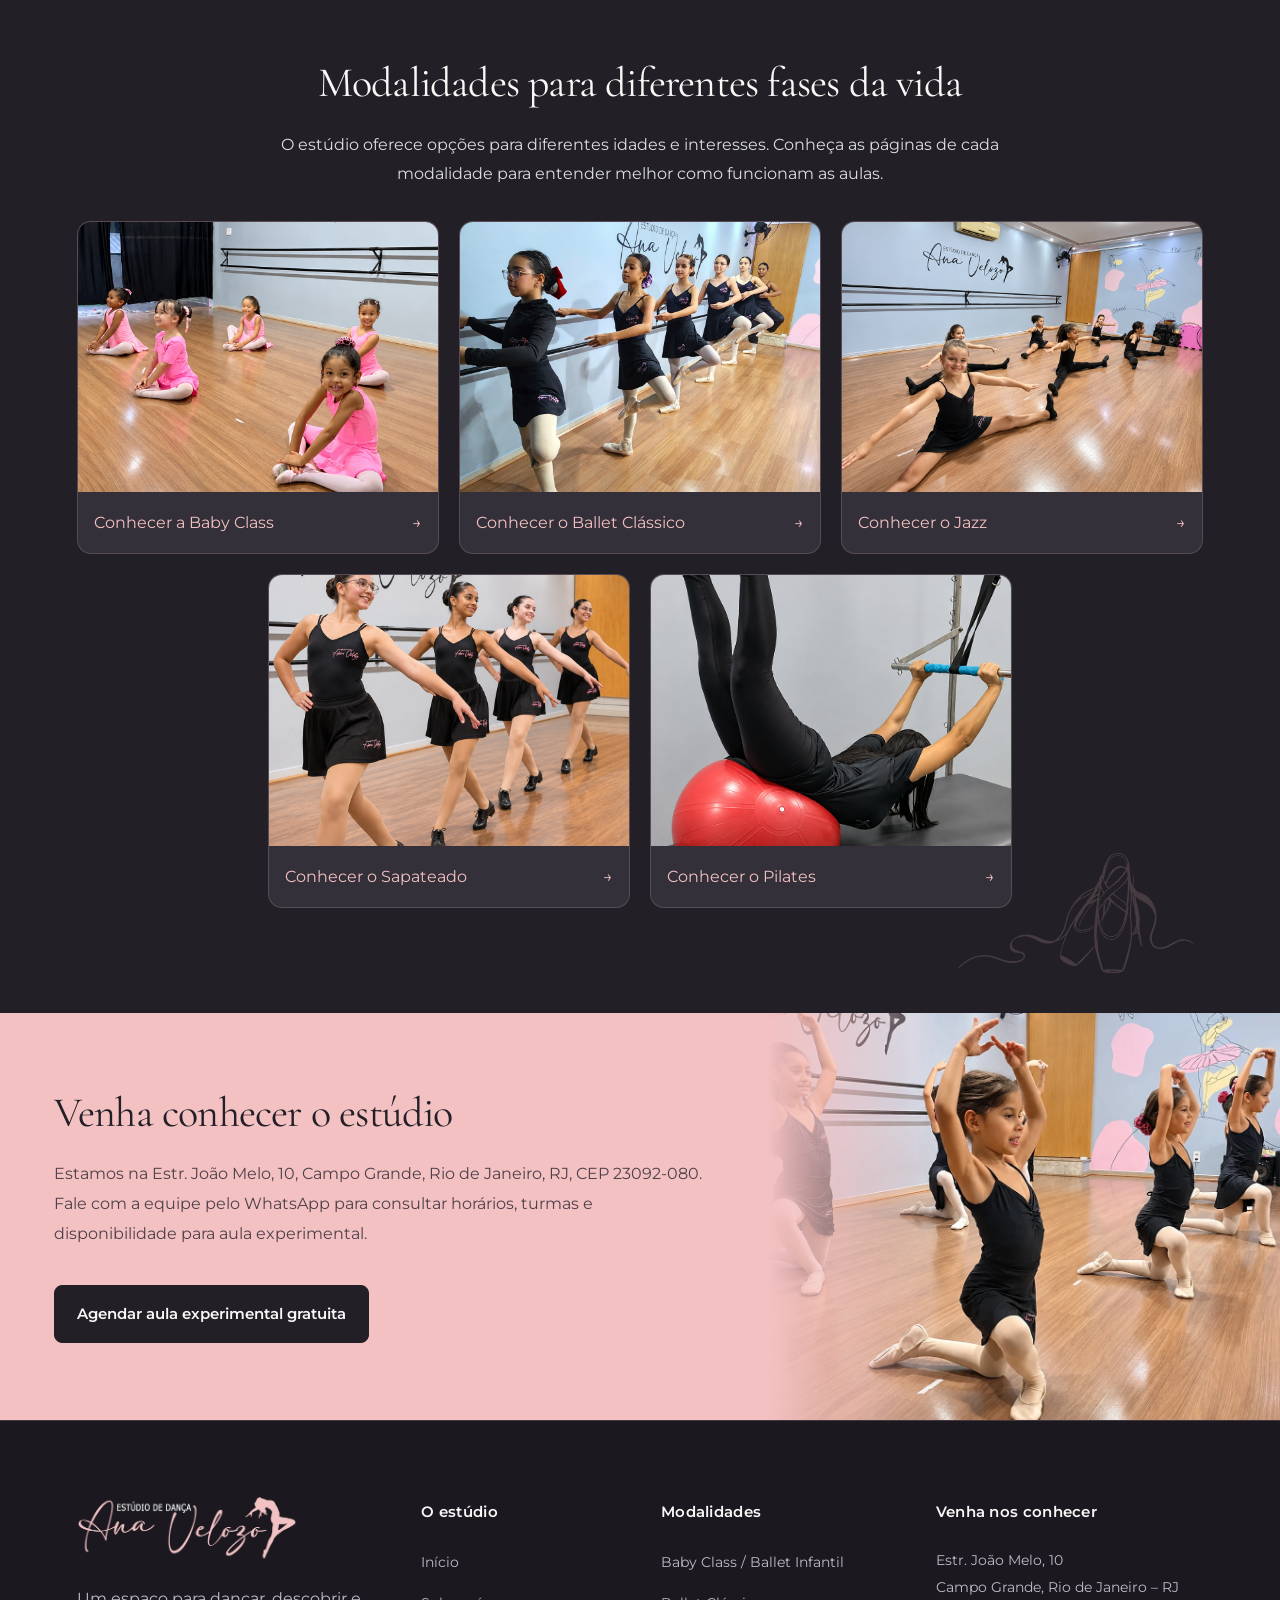
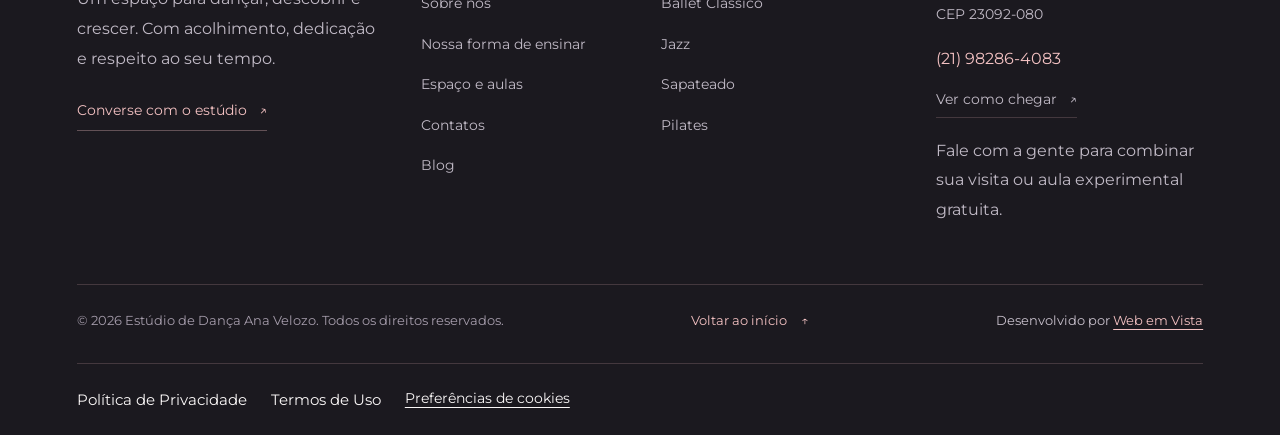
<file: sobre/index.html>
<!doctype html>
<html lang="pt-BR">

<head>
  <meta charset="UTF-8" />
  <meta name="viewport" content="width=device-width,initial-scale=1" />
  <meta name="description" content="Conheça a história do Estúdio de Dança Ana Velozo e sua proposta de ensino acolhedora. Saiba mais sobre Ana Paula Velozo, o espaço e as modalidades." />
  <link rel="canonical" href="https://estudioanavelozo.com.br/sobre/" />
  <meta property="og:locale" content="pt_BR" />
  <meta property="og:type" content="website" />
  <meta property="og:title" content="Sobre o Estúdio Ana Velozo | Escola de Dança em Campo Grande" />
  <meta property="og:description" content="Conheça a história do Estúdio de Dança Ana Velozo e sua proposta de ensino acolhedora. Saiba mais sobre Ana Paula Velozo, o espaço e as modalidades." />
  <meta property="og:url" content="https://estudioanavelozo.com.br/sobre/" />
  <meta property="og:site_name" content="Estúdio de Dança Ana Velozo" />
  <meta property="og:image" content="https://estudioanavelozo.com.br/assets/og-logo.png" />
  <meta property="og:image:type" content="image/png" />
  <meta property="og:image:width" content="1200" />
  <meta property="og:image:height" content="630" />
  <meta property="og:image:alt" content="Estúdio de Dança Ana Velozo" />
  <meta name="twitter:card" content="summary_large_image" />
  <meta name="twitter:title" content="Sobre o Estúdio Ana Velozo | Escola de Dança em Campo Grande" />
  <meta name="twitter:description" content="Conheça a história do Estúdio de Dança Ana Velozo e sua proposta de ensino acolhedora. Saiba mais sobre Ana Paula Velozo, o espaço e as modalidades." />
  <meta name="twitter:image" content="https://estudioanavelozo.com.br/assets/og-logo.png" />
  <meta name="theme-color" content="#222026" />
  <link rel="icon" href="/favicon.ico" sizes="any" />
  <link rel="icon" type="image/png" sizes="32x32" href="/assets/favicon-32x32.png" />
  <link rel="icon" type="image/png" sizes="192x192" href="/assets/favicon-192x192.png" />
  <link rel="apple-touch-icon" sizes="180x180" href="/assets/apple-touch-icon.png" />
  <title>Sobre o Estúdio Ana Velozo | Escola de Dança em Campo Grande</title>
  <link rel="preconnect" href="https://fonts.googleapis.com" />
  <link rel="preconnect" href="https://fonts.gstatic.com" crossorigin />
  <link href="https://fonts.googleapis.com/css2?family=Allura&amp;family=Cormorant+Garamond:ital,wght@0,400;0,500;0,600;1,400;1,500&amp;family=Montserrat:wght@400;500;600;700&amp;display=swap" rel="stylesheet" />
  <link rel="stylesheet" href="/style.css?v=780b00d8818f" />
  <script src="/script.js?v=2ba8a708bf9e" defer></script>
  <link rel="stylesheet" href="/sobre/style.css?v=bc652903a1e8" />
  <link rel="stylesheet" href="/revision.css?v=092ef8e21843" />
  <link rel="stylesheet" href="/legal.css?v=40f7b56a0d3e" />
  <script src="/privacy.js?v=a1591efb0e61" defer></script>

  <script type="application/ld+json">
    {
      "@context": "https://schema.org",
      "@type": "SportsActivityLocation",
      "name": "Estúdio de Dança Ana Velozo",
      "image": "https://estudioanavelozo.com.br/assets/logo.png",
      "url": "https://estudioanavelozo.com.br/",
      "telephone": "+55-21-98286-4083",
      "priceRange": "$$",
      "address": {
        "@type": "PostalAddress",
        "streetAddress": "Estr. João Melo, 10",
        "addressLocality": "Campo Grande",
        "addressRegion": "RJ",
        "postalCode": "23092-080",
        "addressCountry": "BR"
      },
      "geo": {
        "@type": "GeoCoordinates",
        "latitude": -22.8738577,
        "longitude": -43.5495029
      },
      "openingHoursSpecification": [{
        "@type": "OpeningHoursSpecification",
        "dayOfWeek": [
          "Monday",
          "Tuesday",
          "Wednesday",
          "Thursday",
          "Friday",
          "Saturday"
        ],
        "opens": "08:00",
        "closes": "21:00"
      }],
      "sameAs": [
        "https://wa.me/5521982864083"
      ]
    }

  </script>
</head>

<body>
  <a class="skip" href="#conteudo">Pular para o conteúdo</a>
  <header>
    <div class="container header-inner">
      <a class="brand" href="/#inicio" aria-label="Ana Velozo — início">
        <img src="/assets/logo.png" alt="Estúdio de Dança Ana Velozo" width="920" height="270" />
      </a>
      <button class="menu-toggle" aria-label="Abrir menu" aria-expanded="false" aria-controls="menu">☰</button>
      <nav id="menu" aria-label="Menu principal">
        <a href="/#inicio">Início</a>
        <a href="/sobre/">Sobre</a>
        <div class="dropdown">
          <button class="dropdown-toggle" aria-expanded="false" aria-controls="submenu">
            Modalidades
            <span class="menu-chevron" aria-hidden="true">
              <svg viewBox="0 0 16 16" fill="none" stroke="currentColor" stroke-width="1.5" stroke-linecap="round" stroke-linejoin="round" focusable="false">
                <path d="m4 6 4 4 4-4"></path>
              </svg>
            </span>
          </button>
          <div class="submenu" id="submenu">
            <a href="/modalidades/ballet-classico/">Ballet</a>
            <a href="/modalidades/baby-class/">Ballet Infantil</a>
            <a href="/modalidades/jazz/">Jazz</a>
            <a href="/modalidades/sapateado/">Sapateado</a>
            <a href="/modalidades/pilates/">Pilates</a>
          </div>
        </div>
        <a href="/blog/">Blog</a>
        <a href="/contato/">Contatos</a>
      </nav>
    </div>
  </header>
  <main id="conteudo" class="about-page">
    <section class="section about-intro">
      <div class="container about-split">
        <div>
          <h1>Conheça o Estúdio de Dança Ana Velozo</h1>
          <p>
            O Estúdio de Dança Ana Velozo é uma escola de dança em Campo Grande, RJ, que recebe crianças, adolescentes
            e adultos em um ambiente acolhedor, próximo e dedicado ao aprendizado.
          </p>
          <p>
            Aqui, cada aluno é incentivado a aprender no próprio ritmo, desenvolver suas habilidades e viver a dança
            com alegria. O estúdio oferece Baby Class, Ballet Clássico, Jazz, Sapateado e Pilates.
          </p>
        </div>
        <img class="about-page-photo" src="/assets/sobre-abertura.webp" alt="Estúdio de Dança Ana Velozo em Campo Grande, RJ" width="938" height="1250" fetchpriority="high" />
      </div>
    </section>
    <section class="ballet-watermark-section section container about-split about-director">
      <span class="ballet-watermark ballet-watermark-shoes ballet-watermark-right" aria-hidden="true"></span>
      <img class="about-page-photo" src="/assets/sobre-diretora.webp" alt="Ana Paula Velozo, diretora do estúdio" width="681" height="714" loading="lazy" />
      <div>
        <h2>Quem está à frente do estúdio</h2>
        <p>
          O estúdio é conduzido por Ana Paula Velozo, que reúne 20 anos de experiência na área da educação. Essa
          trajetória está presente no cuidado com o planejamento das aulas, na atenção aos alunos e no compromisso com
          um ensino responsável.
        </p>
        <p>
          A proposta é criar uma experiência em que técnica, convivência e prazer em aprender façam parte do dia a
          dia.
        </p>
        <div class="actions">
          <a class="button" href="https://wa.me/5521982864083?text=Ol%C3%A1%21%20Quero%20agendar%20uma%20aula%20experimental%20gratuita." target="_blank" rel="noopener">Agende uma aula experimental gratuita <span aria-hidden="true">↗</span>
          </a>
        </div>
      </div>
    </section>
    <section class="section teaching">
      <div class="container teaching-grid">
        <div>
          <h2>Nossa forma de ensinar</h2>
        </div>
        <div class="principles">
          <article>
            <div>
              <h3>Alegria no aprendizado</h3>
              <p>
                A dança deve ser uma experiência positiva. Por isso, buscamos aulas leves, envolventes e adequadas a
                cada turma.
              </p>
            </div>
          </article>
          <article>
            <div>
              <h3>Respeito ao tempo de cada aluno</h3>
              <p>
                Cada pessoa tem uma forma e um ritmo de aprender. O acompanhamento acontece sem comparações,
                valorizando o desenvolvimento individual.
              </p>
            </div>
          </article>
          <article>
            <div>
              <h3>Responsabilidade e dedicação</h3>
              <p>
                As aulas são preparadas com atenção e conduzidas de acordo com a proposta de cada modalidade e o nível
                da turma.
              </p>
            </div>
          </article>
          <article>
            <div>
              <h3>Acolhimento</h3>
              <p>
                Queremos que alunos e famílias se sintam à vontade para perguntar, conversar e participar da rotina do
                estúdio.
              </p>
            </div>
          </article>
        </div>
      </div>
    </section>
    <section class="section about-space">
      <div class="container">
        <div>
          <h2>Conheça nosso espaço de dança em Campo Grande, RJ</h2>
          <p>
            Para quem chega ao estúdio, o que mais importa é a experiência: ser bem recebido, aprender em um ambiente
            tranquilo e conviver com outras pessoas que também amam dançar. A troca entre alunos e o acolhimento em
            cada turma fazem parte do dia a dia do estúdio.
          </p>
          <p>A melhor forma de conhecer o ambiente é pessoalmente. Você nos encontra em:</p>
          <address>Estr. João Melo, 10, Campo Grande, Rio de Janeiro, RJ, CEP 23092-080</address>
          <p>Combine uma visita ou uma aula experimental pelo WhatsApp e conheça o espaço de perto.</p>
          <div class="actions">
            <a class="button" href="https://wa.me/5521982864083?text=Ol%C3%A1%21%20Quero%20agendar%20uma%20aula%20experimental%20gratuita." target="_blank" rel="noopener">Agende uma aula experimental gratuita <span aria-hidden="true">↗</span>
            </a>
          </div>
        </div>
      </div>
    </section>
    <section class="ballet-watermark-section section container">
      <span class="ballet-watermark ballet-watermark-shoes ballet-watermark-right" aria-hidden="true"></span>
      <div class="center-heading">
        <h2>Modalidades para diferentes fases da vida</h2>
        <p>
          O estúdio oferece opções para diferentes idades e interesses. Conheça as páginas de cada modalidade para
          entender melhor como funcionam as aulas.
        </p>
      </div>
      <ul class="about-courses">
        <li>
          <a href="/modalidades/baby-class/">
            <img src="/assets/modalidade-baby-class.png" alt="Aulas de Baby Class para crianças no Estúdio Ana Velozo" loading="lazy" />
            <span class="about-course-label">Conhecer a Baby Class <span aria-hidden="true">→</span>
            </span>
          </a>
        </li>
        <li>
          <a href="/modalidades/ballet-classico/">
            <img src="/assets/modalidade-ballet-classico.jpg" alt="Aulas de Ballet Clássico para todas as idades" loading="lazy" />
            <span class="about-course-label">Conhecer o Ballet Clássico <span aria-hidden="true">→</span>
            </span>
          </a>
        </li>
        <li>
          <a href="/modalidades/jazz/">
            <img src="/assets/modalidade-jazz.png" alt="Aulas de Jazz e expressão corporal" loading="lazy" />
            <span class="about-course-label">Conhecer o Jazz <span aria-hidden="true">→</span>
            </span>
          </a>
        </li>
        <li>
          <a href="/modalidades/sapateado/">
            <img src="/assets/modalidade-sapateado.png" alt="Aulas de Sapateado americano e ritmo" loading="lazy" />
            <span class="about-course-label">Conhecer o Sapateado <span aria-hidden="true">→</span>
            </span>
          </a>
        </li>
        <li>
          <a href="/modalidades/pilates/">
            <img src="/assets/modalidade-pilates.png" alt="Aulas de Pilates solo e com aparelhos" loading="lazy" />
            <span class="about-course-label">Conhecer o Pilates <span aria-hidden="true">→</span>
            </span>
          </a>
        </li>
      </ul>
    </section>
    <section class="final-cta">
      <div class="container center-heading">
        <h2>Venha conhecer o estúdio</h2>
        <p>
          Estamos na Estr. João Melo, 10, Campo Grande, Rio de Janeiro, RJ, CEP 23092-080. Fale com a equipe pelo
          WhatsApp para consultar horários, turmas e disponibilidade para aula experimental.
        </p>
        <a class="button dark" href="https://wa.me/5521982864083?text=Ol%C3%A1%21%20Quero%20agendar%20uma%20aula%20experimental%20gratuita." target="_blank" rel="noopener">Agendar aula experimental gratuita</a>
      </div>
    </section>
  </main>
  <footer class="institutional-footer">
    <div class="container footer-grid">
      <div class="footer-identity">
        <a class="brand" href="/#inicio" aria-label="Estúdio Ana Velozo — início">
          <img src="/assets/logo.png" alt="Estúdio de Dança Ana Velozo" width="920" height="270" loading="lazy" />
        </a>
        <p>Um espaço para dançar, descobrir e crescer. Com acolhimento, dedicação e respeito ao seu tempo.</p>
        <a class="footer-contact-link" href="https://wa.me/5521982864083" target="_blank" rel="noopener">Converse com o estúdio <span aria-hidden="true">↗</span>
        </a>
      </div>
      <div class="footer-column">
        <h3>O estúdio</h3>
        <ul>
          <li>
            <a href="/#inicio">Início</a>
          </li>
          <li>
            <a href="/sobre/">Sobre nós</a>
          </li>
          <li>
            <a href="/#ensino">Nossa forma de ensinar</a>
          </li>
          <li>
            <a href="/#espaco">Espaço e aulas</a>
          </li>
          <li>
            <a href="/contato/">Contatos</a>
          </li>
          <li>
            <a href="/blog/">Blog</a>
          </li>
        </ul>
      </div>
      <div class="footer-column">
        <h3>Modalidades</h3>
        <ul>
          <li>
            <a href="/modalidades/baby-class/">Baby Class / Ballet Infantil</a>
          </li>
          <li>
            <a href="/modalidades/ballet-classico/">Ballet Clássico</a>
          </li>
          <li>
            <a href="/modalidades/jazz/">Jazz</a>
          </li>
          <li>
            <a href="/modalidades/sapateado/">Sapateado</a>
          </li>
          <li>
            <a href="/modalidades/pilates/">Pilates</a>
          </li>
        </ul>
      </div>
      <div class="footer-column footer-location">
        <h3>Venha nos conhecer</h3>
        <address>Estr. João Melo, 10<br />Campo Grande, Rio de Janeiro – RJ<br />CEP 23092-080</address>
        <a href="https://wa.me/5521982864083" target="_blank" rel="noopener" class="footer-phone">(21) 98286-4083</a>
        <a href="https://www.google.com/maps/search/?api=1&amp;query=Estrada+Joao+Melo+10+Campo+Grande+Rio+de+Janeiro" target="_blank" rel="noopener" class="footer-directions">Ver como chegar <span aria-hidden="true">↗</span>
        </a>
        <p>Fale com a gente para combinar sua visita ou aula experimental gratuita.</p>
      </div>
    </div>
    <div class="container footer-bottom">
      <small>© <span id="year">2026</span> Estúdio de Dança Ana Velozo. Todos os direitos reservados.</small>
      <a href="/#inicio" class="footer-back">Voltar ao início <span aria-hidden="true">↑</span>
      </a>
      <span class="footer-developer">Desenvolvido por
        <a href="https://www.webemvista.com.br/" target="_blank" rel="noopener">Web em Vista</a>
      </span>
    </div>
    <nav class="container footer-legal-links" aria-label="Informações legais">
      <a href="/privacidade/">Política de Privacidade</a>
      <a href="/termos-de-uso/">Termos de Uso</a>
      <button type="button" data-privacy-open>Preferências de cookies</button>
    </nav>
  </footer>
  <dialog id="modality-dialog" aria-labelledby="dialog-title">
    <button class="dialog-close" aria-label="Fechar detalhes">×</button>
    <p class="eyebrow">ENCONTRE O SEU MOVIMENTO</p>
    <h2 id="dialog-title"></h2>
    <p id="dialog-description"></p>
    <p>Converse com a gente para conhecer as turmas, os horários e a aula mais indicada para você ou seu filho.</p>
    <a class="button" id="dialog-whatsapp" href="https://wa.me/5521982864083?text=Ol%C3%A1%21%20Quero%20agendar%20uma%20aula%20experimental%20gratuita." target="_blank" rel="noopener">Quero conhecer esta modalidade ↗</a>
  </dialog>
  <a class="whatsapp-float" href="https://wa.me/5521982864083?text=Ol%C3%A1%21%20Quero%20saber%20mais%20sobre%20as%20aulas%20do%20est%C3%BAdio." target="_blank" rel="noopener" aria-label="Falar com o Estúdio Ana Velozo pelo WhatsApp (abre em nova aba)">
    <svg viewBox="0 0 24 24" aria-hidden="true" focusable="false" fill="currentColor">
      <path d="M20.52 3.48A11.91 11.91 0 0 0 12.04 0C5.43 0 .04 5.38.04 12c0 2.12.55 4.19 1.6 6.02L0 24l6.14-1.61A12.02 12.02 0 0 0 12.04 24H12c6.62 0 12-5.38 12-12 0-3.21-1.24-6.22-3.48-8.52ZM12.04 21.98a9.98 9.98 0 0 1-5.08-1.39l-.37-.22-3.64.96.97-3.55-.24-.38a9.92 9.92 0 0 1-1.53-5.4c0-5.5 4.47-9.98 9.98-9.98 2.66 0 5.17 1.04 7.05 2.93A9.9 9.9 0 0 1 22.1 12c0 5.5-4.48 9.98-10.06 9.98Zm5.48-7.48c-.3-.15-1.77-.87-2.05-.97-.28-.1-.48-.15-.68.15-.2.3-.77.97-.95 1.17-.17.2-.35.22-.65.07-.3-.15-1.26-.46-2.4-1.48-.89-.79-1.49-1.77-1.66-2.07-.18-.3-.02-.46.13-.61.13-.13.3-.35.45-.53.15-.17.2-.3.3-.5.1-.2.05-.37-.03-.52-.07-.15-.67-1.62-.92-2.22-.24-.58-.48-.5-.67-.51h-.58c-.2 0-.52.07-.8.37-.27.3-1.04 1.02-1.04 2.49 0 1.47 1.07 2.89 1.22 3.09.15.2 2.11 3.22 5.11 4.51.71.31 1.27.49 1.7.63.71.23 1.36.2 1.87.12.57-.09 1.77-.72 2.02-1.42.25-.7.25-1.3.17-1.42-.07-.13-.27-.2-.57-.35Z"></path>
    </svg>
  </a>
  <section id="privacy-banner" class="privacy-banner" aria-label="Sua privacidade" hidden>
    <h2>Você escolhe se quer usar o mapa</h2>
    <p>
      O Google Maps só é carregado com sua permissão e pode usar cookies e dados de navegação. Sua escolha fica salva
      neste navegador. <a href="/privacidade/">Saiba mais</a>.
    </p>
    <div class="privacy-actions">
      <button type="button" data-privacy-reject>Recusar opcionais</button>
      <button type="button" data-privacy-accept>Permitir mapa</button>
    </div>
  </section>
  <dialog id="privacy-settings" class="privacy-settings" aria-labelledby="privacy-title">
    <button type="button" class="dialog-close" id="privacy-close" aria-label="Fechar preferências">×</button>
    <h2 id="privacy-title">Preferências de cookies</h2>
    <p>O mapa do Google é opcional. A navegação e o contato com o estúdio continuam disponíveis sem ele.</p>
    <label>
      <input type="checkbox" id="privacy-maps" />Permitir Google Maps
    </label>
    <p>
      A escolha é salva localmente por até 180 dias. Ao desativar, os mapas incorporados deixam de carregar. Para
      apagar cookies já criados pelo Google, use as configurações do navegador.
    </p>
    <div class="privacy-actions">
      <button type="button" data-privacy-reject>Recusar opcionais</button>
      <button type="button" id="privacy-save">Salvar preferências</button>
    </div>
  </dialog>
</body>

</html>
</file>
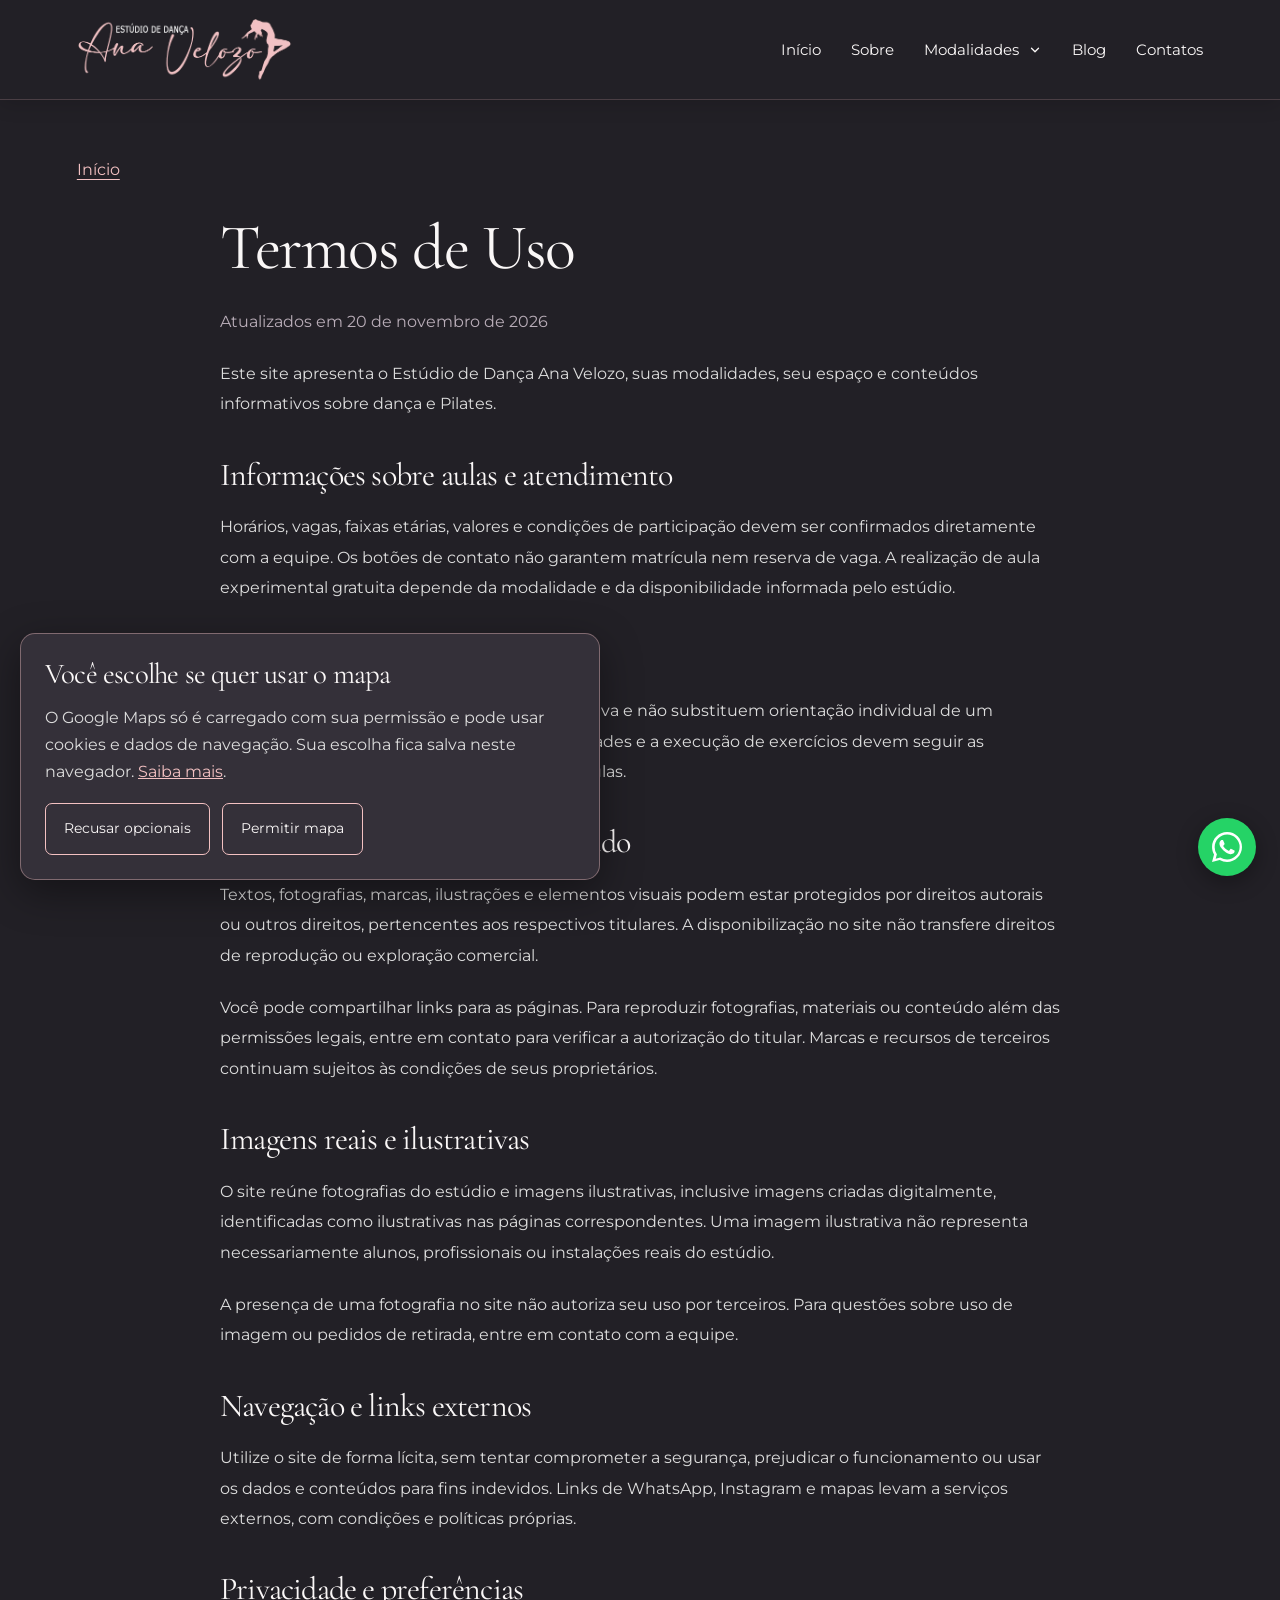
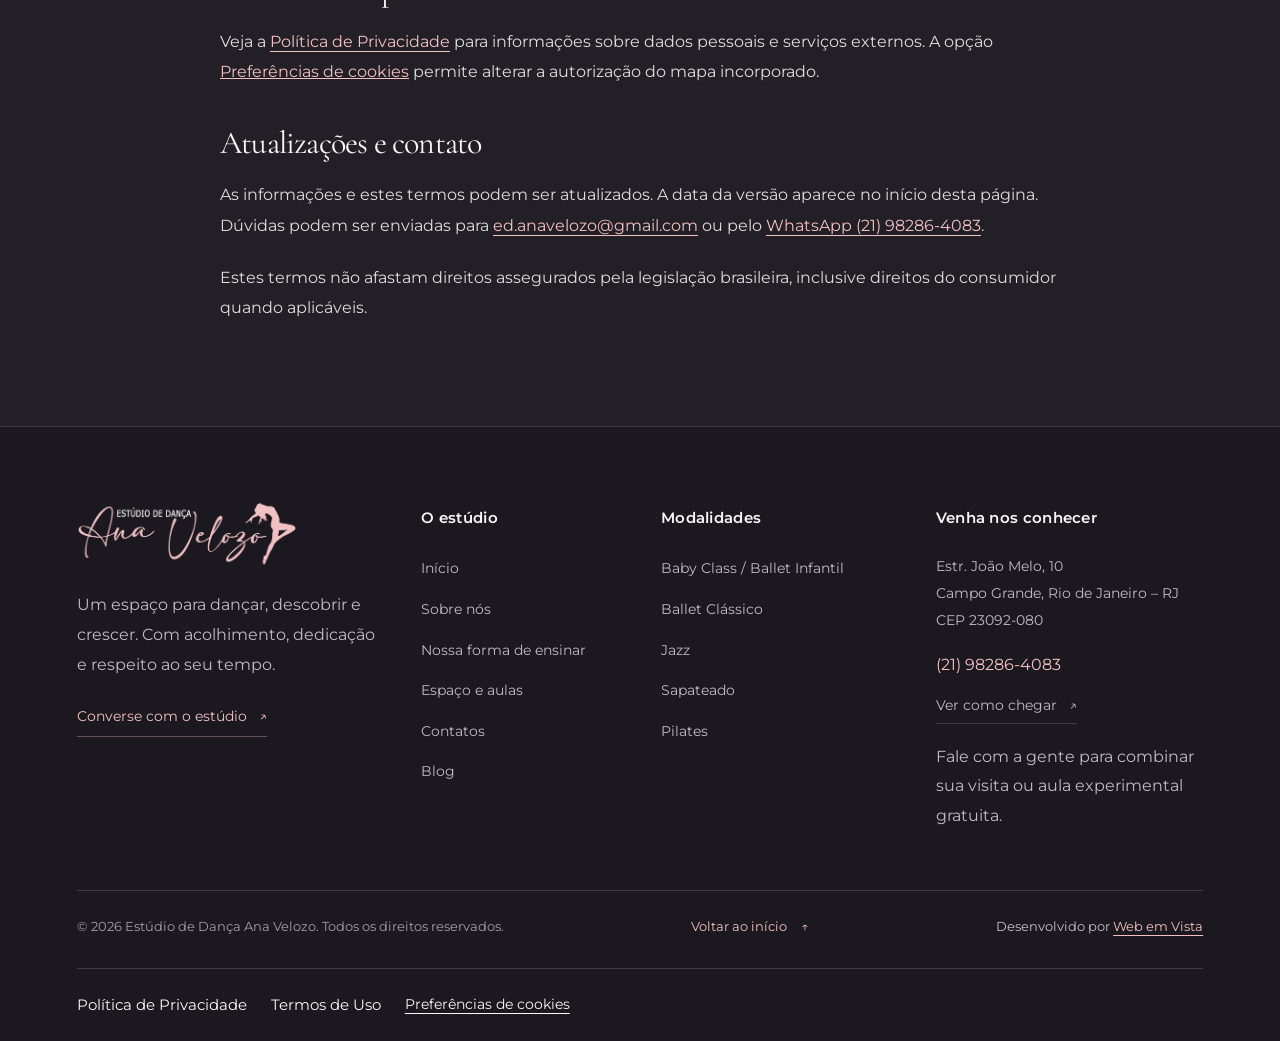
<file: termos-de-uso/index.html>
<!doctype html>
<html lang="pt-BR">

<head>
  <meta charset="UTF-8" />
  <meta name="viewport" content="width=device-width,initial-scale=1" />
  <meta name="description" content="Termos de Uso do Estúdio de Dança Ana Velozo. Informações sobre navegação, atendimento, privacidade e contato." />
  <link rel="canonical" href="https://estudioanavelozo.com.br/termos-de-uso/" />
  <meta property="og:locale" content="pt_BR" />
  <meta property="og:type" content="website" />
  <meta property="og:title" content="Termos de Uso | Estúdio Ana Velozo" />
  <meta property="og:description" content="Termos de Uso do Estúdio de Dança Ana Velozo. Informações sobre navegação, atendimento, privacidade e contato." />
  <meta property="og:url" content="https://estudioanavelozo.com.br/termos-de-uso/" />
  <meta property="og:site_name" content="Estúdio de Dança Ana Velozo" />
  <meta property="og:image" content="https://estudioanavelozo.com.br/assets/og-logo.png" />
  <meta property="og:image:type" content="image/png" />
  <meta property="og:image:width" content="1200" />
  <meta property="og:image:height" content="630" />
  <meta property="og:image:alt" content="Estúdio de Dança Ana Velozo" />
  <meta name="twitter:card" content="summary_large_image" />
  <meta name="twitter:title" content="Termos de Uso | Estúdio Ana Velozo" />
  <meta name="twitter:description" content="Termos de Uso do Estúdio de Dança Ana Velozo. Informações sobre navegação, atendimento, privacidade e contato." />
  <meta name="twitter:image" content="https://estudioanavelozo.com.br/assets/og-logo.png" />
  <meta name="theme-color" content="#222026" />
  <link rel="icon" href="/favicon.ico" sizes="any" />
  <link rel="icon" type="image/png" sizes="32x32" href="/assets/favicon-32x32.png" />
  <link rel="icon" type="image/png" sizes="192x192" href="/assets/favicon-192x192.png" />
  <link rel="apple-touch-icon" sizes="180x180" href="/assets/apple-touch-icon.png" />
  <title>Termos de Uso | Estúdio Ana Velozo</title>
  <link rel="preconnect" href="https://fonts.googleapis.com" />
  <link rel="preconnect" href="https://fonts.gstatic.com" crossorigin />
  <link href="https://fonts.googleapis.com/css2?family=Allura&amp;family=Cormorant+Garamond:ital,wght@0,400;0,500;0,600;1,400;1,500&amp;family=Montserrat:wght@400;500;600;700&amp;display=swap" rel="stylesheet" />
  <link rel="stylesheet" href="/style.css?v=780b00d8818f" />
  <script src="/script.js?v=2ba8a708bf9e" defer></script>
  <link rel="stylesheet" href="/legal.css?v=40f7b56a0d3e" />
  <script src="/privacy.js?v=a1591efb0e61" defer></script>
</head>

<body>
  <a class="skip" href="#conteudo">Pular para o conteúdo</a>
  <header>
    <div class="container header-inner">
      <a class="brand" href="/#inicio" aria-label="Ana Velozo — início">
        <img src="/assets/logo.png" alt="Estúdio de Dança Ana Velozo" width="920" height="270" />
      </a>
      <button class="menu-toggle" aria-label="Abrir menu" aria-expanded="false" aria-controls="menu">☰</button>
      <nav id="menu" aria-label="Menu principal">
        <a href="/#inicio">Início</a>
        <a href="/sobre/">Sobre</a>
        <div class="dropdown">
          <button class="dropdown-toggle" aria-expanded="false" aria-controls="submenu">
            Modalidades
            <span class="menu-chevron" aria-hidden="true">
              <svg viewBox="0 0 16 16" fill="none" stroke="currentColor" stroke-width="1.5" stroke-linecap="round" stroke-linejoin="round" focusable="false">
                <path d="m4 6 4 4 4-4"></path>
              </svg>
            </span>
          </button>
          <div class="submenu" id="submenu">
            <a href="/modalidades/ballet-classico/">Ballet</a>
            <a href="/modalidades/baby-class/">Ballet Infantil</a>
            <a href="/modalidades/jazz/">Jazz</a>
            <a href="/modalidades/sapateado/">Sapateado</a>
            <a href="/modalidades/pilates/">Pilates</a>
          </div>
        </div>
        <a href="/blog/">Blog</a>
        <a href="/contato/">Contatos</a>
      </nav>
    </div>
  </header>

  <main id="conteudo" class="legal-page">
    <div class="container">
      <a href="/" class="legal-back">Início</a>
      <article>
        <h1>Termos de Uso</h1>
        <p class="legal-updated">Atualizados em 20 de novembro de 2026</p>
        <p>
          Este site apresenta o Estúdio de Dança Ana Velozo, suas modalidades, seu espaço e conteúdos informativos
          sobre dança e Pilates.
        </p>
        <h2>Informações sobre aulas e atendimento</h2>
        <p>
          Horários, vagas, faixas etárias, valores e condições de participação devem ser confirmados diretamente com a
          equipe. Os botões de contato não garantem matrícula nem reserva de vaga. A realização de aula experimental
          gratuita depende da modalidade e da disponibilidade informada pelo estúdio.
        </p>
        <h2>Conteúdo informativo</h2>
        <p>
          Os artigos e descrições têm finalidade informativa e não substituem orientação individual de um profissional
          habilitado. A participação em atividades e a execução de exercícios devem seguir as orientações recebidas no
          atendimento e nas aulas.
        </p>
        <h2>Direitos autorais e uso do conteúdo</h2>
        <p>
          Textos, fotografias, marcas, ilustrações e elementos visuais podem estar protegidos por direitos autorais ou
          outros direitos, pertencentes aos respectivos titulares. A disponibilização no site não transfere direitos
          de reprodução ou exploração comercial.
        </p>
        <p>
          Você pode compartilhar links para as páginas. Para reproduzir fotografias, materiais ou conteúdo além das
          permissões legais, entre em contato para verificar a autorização do titular. Marcas e recursos de terceiros
          continuam sujeitos às condições de seus proprietários.
        </p>
        <h2>Imagens reais e ilustrativas</h2>
        <p>
          O site reúne fotografias do estúdio e imagens ilustrativas, inclusive imagens criadas digitalmente,
          identificadas como ilustrativas nas páginas correspondentes. Uma imagem ilustrativa não representa
          necessariamente alunos, profissionais ou instalações reais do estúdio.
        </p>
        <p>
          A presença de uma fotografia no site não autoriza seu uso por terceiros. Para questões sobre uso de imagem
          ou pedidos de retirada, entre em contato com a equipe.
        </p>
        <h2>Navegação e links externos</h2>
        <p>
          Utilize o site de forma lícita, sem tentar comprometer a segurança, prejudicar o funcionamento ou usar os
          dados e conteúdos para fins indevidos. Links de WhatsApp, Instagram e mapas levam a serviços externos, com
          condições e políticas próprias.
        </p>
        <h2>Privacidade e preferências</h2>
        <p>
          Veja a <a href="/privacidade/">Política de Privacidade</a> para informações sobre dados pessoais e serviços
          externos. A opção
          <button type="button" class="legal-inline-button" data-privacy-open>Preferências de cookies</button> permite
          alterar a autorização do mapa incorporado.
        </p>
        <h2>Atualizações e contato</h2>
        <p>
          As informações e estes termos podem ser atualizados. A data da versão aparece no início desta página.
          Dúvidas podem ser enviadas para <a href="mailto:ed.anavelozo@gmail.com">ed.anavelozo@gmail.com</a> ou pelo
          <a href="https://wa.me/5521982864083">WhatsApp (21) 98286-4083</a>.
        </p>
        <p>
          Estes termos não afastam direitos assegurados pela legislação brasileira, inclusive direitos do consumidor
          quando aplicáveis.
        </p>
      </article>
    </div>
  </main>
  <footer class="institutional-footer">
    <div class="container footer-grid">
      <div class="footer-identity">
        <a class="brand" href="/#inicio" aria-label="Estúdio Ana Velozo — início">
          <img src="/assets/logo.png" alt="Estúdio de Dança Ana Velozo" width="920" height="270" loading="lazy" />
        </a>
        <p>Um espaço para dançar, descobrir e crescer. Com acolhimento, dedicação e respeito ao seu tempo.</p>
        <a class="footer-contact-link" href="https://wa.me/5521982864083" target="_blank" rel="noopener">Converse com o estúdio <span aria-hidden="true">↗</span>
        </a>
      </div>
      <div class="footer-column">
        <h3>O estúdio</h3>
        <ul>
          <li>
            <a href="/#inicio">Início</a>
          </li>
          <li>
            <a href="/sobre/">Sobre nós</a>
          </li>
          <li>
            <a href="/#ensino">Nossa forma de ensinar</a>
          </li>
          <li>
            <a href="/#espaco">Espaço e aulas</a>
          </li>
          <li>
            <a href="/contato/">Contatos</a>
          </li>
          <li>
            <a href="/blog/">Blog</a>
          </li>
        </ul>
      </div>
      <div class="footer-column">
        <h3>Modalidades</h3>
        <ul>
          <li>
            <a href="/modalidades/baby-class/">Baby Class / Ballet Infantil</a>
          </li>
          <li>
            <a href="/modalidades/ballet-classico/">Ballet Clássico</a>
          </li>
          <li>
            <a href="/modalidades/jazz/">Jazz</a>
          </li>
          <li>
            <a href="/modalidades/sapateado/">Sapateado</a>
          </li>
          <li>
            <a href="/modalidades/pilates/">Pilates</a>
          </li>
        </ul>
      </div>
      <div class="footer-column footer-location">
        <h3>Venha nos conhecer</h3>
        <address>Estr. João Melo, 10<br />Campo Grande, Rio de Janeiro – RJ<br />CEP 23092-080</address>
        <a href="https://wa.me/5521982864083" target="_blank" rel="noopener" class="footer-phone">(21) 98286-4083</a>
        <a href="https://www.google.com/maps/search/?api=1&amp;query=Estrada+Joao+Melo+10+Campo+Grande+Rio+de+Janeiro" target="_blank" rel="noopener" class="footer-directions">Ver como chegar <span aria-hidden="true">↗</span>
        </a>
        <p>Fale com a gente para combinar sua visita ou aula experimental gratuita.</p>
      </div>
    </div>
    <div class="container footer-bottom">
      <small>© <span id="year">2026</span> Estúdio de Dança Ana Velozo. Todos os direitos reservados.</small>
      <a href="/#inicio" class="footer-back">Voltar ao início <span aria-hidden="true">↑</span>
      </a>
      <span class="footer-developer">Desenvolvido por
        <a href="https://www.webemvista.com.br/" target="_blank" rel="noopener">Web em Vista</a>
      </span>
    </div>
    <nav class="container footer-legal-links" aria-label="Informações legais">
      <a href="/privacidade/">Política de Privacidade</a>
      <a href="/termos-de-uso/">Termos de Uso</a>
      <button type="button" data-privacy-open>Preferências de cookies</button>
    </nav>
  </footer>
  <dialog id="modality-dialog" aria-labelledby="dialog-title">
    <button class="dialog-close" aria-label="Fechar detalhes">×</button>
    <p class="eyebrow">ENCONTRE O SEU MOVIMENTO</p>
    <h2 id="dialog-title"></h2>
    <p id="dialog-description"></p>
    <p>Converse com a gente para conhecer as turmas, os horários e a aula mais indicada para você ou seu filho.</p>
    <a class="button" id="dialog-whatsapp" href="https://wa.me/5521982864083?text=Ol%C3%A1%21%20Quero%20agendar%20uma%20aula%20experimental%20gratuita." target="_blank" rel="noopener">Quero conhecer esta modalidade ↗</a>
  </dialog>
  <a class="whatsapp-float" href="https://wa.me/5521982864083?text=Ol%C3%A1%21%20Quero%20saber%20mais%20sobre%20as%20aulas%20do%20est%C3%BAdio." target="_blank" rel="noopener" aria-label="Falar com o Estúdio Ana Velozo pelo WhatsApp (abre em nova aba)">
    <svg viewBox="0 0 24 24" aria-hidden="true" focusable="false" fill="currentColor">
      <path d="M20.52 3.48A11.91 11.91 0 0 0 12.04 0C5.43 0 .04 5.38.04 12c0 2.12.55 4.19 1.6 6.02L0 24l6.14-1.61A12.02 12.02 0 0 0 12.04 24H12c6.62 0 12-5.38 12-12 0-3.21-1.24-6.22-3.48-8.52ZM12.04 21.98a9.98 9.98 0 0 1-5.08-1.39l-.37-.22-3.64.96.97-3.55-.24-.38a9.92 9.92 0 0 1-1.53-5.4c0-5.5 4.47-9.98 9.98-9.98 2.66 0 5.17 1.04 7.05 2.93A9.9 9.9 0 0 1 22.1 12c0 5.5-4.48 9.98-10.06 9.98Zm5.48-7.48c-.3-.15-1.77-.87-2.05-.97-.28-.1-.48-.15-.68.15-.2.3-.77.97-.95 1.17-.17.2-.35.22-.65.07-.3-.15-1.26-.46-2.4-1.48-.89-.79-1.49-1.77-1.66-2.07-.18-.3-.02-.46.13-.61.13-.13.3-.35.45-.53.15-.17.2-.3.3-.5.1-.2.05-.37-.03-.52-.07-.15-.67-1.62-.92-2.22-.24-.58-.48-.5-.67-.51h-.58c-.2 0-.52.07-.8.37-.27.3-1.04 1.02-1.04 2.49 0 1.47 1.07 2.89 1.22 3.09.15.2 2.11 3.22 5.11 4.51.71.31 1.27.49 1.7.63.71.23 1.36.2 1.87.12.57-.09 1.77-.72 2.02-1.42.25-.7.25-1.3.17-1.42-.07-.13-.27-.2-.57-.35Z"></path>
    </svg>
  </a>
  <section id="privacy-banner" class="privacy-banner" aria-label="Sua privacidade" hidden>
    <h2>Você escolhe se quer usar o mapa</h2>
    <p>
      O Google Maps só é carregado com sua permissão e pode usar cookies e dados de navegação. Sua escolha fica salva
      neste navegador. <a href="/privacidade/">Saiba mais</a>.
    </p>
    <div class="privacy-actions">
      <button type="button" data-privacy-reject>Recusar opcionais</button>
      <button type="button" data-privacy-accept>Permitir mapa</button>
    </div>
  </section>
  <dialog id="privacy-settings" class="privacy-settings" aria-labelledby="privacy-title">
    <button type="button" class="dialog-close" id="privacy-close" aria-label="Fechar preferências">×</button>
    <h2 id="privacy-title">Preferências de cookies</h2>
    <p>O mapa do Google é opcional. A navegação e o contato com o estúdio continuam disponíveis sem ele.</p>
    <label>
      <input type="checkbox" id="privacy-maps" />Permitir Google Maps
    </label>
    <p>
      A escolha é salva localmente por até 180 dias. Ao desativar, os mapas incorporados deixam de carregar. Para
      apagar cookies já criados pelo Google, use as configurações do navegador.
    </p>
    <div class="privacy-actions">
      <button type="button" data-privacy-reject>Recusar opcionais</button>
      <button type="button" id="privacy-save">Salvar preferências</button>
    </div>
  </dialog>
</body>

</html>
</file>
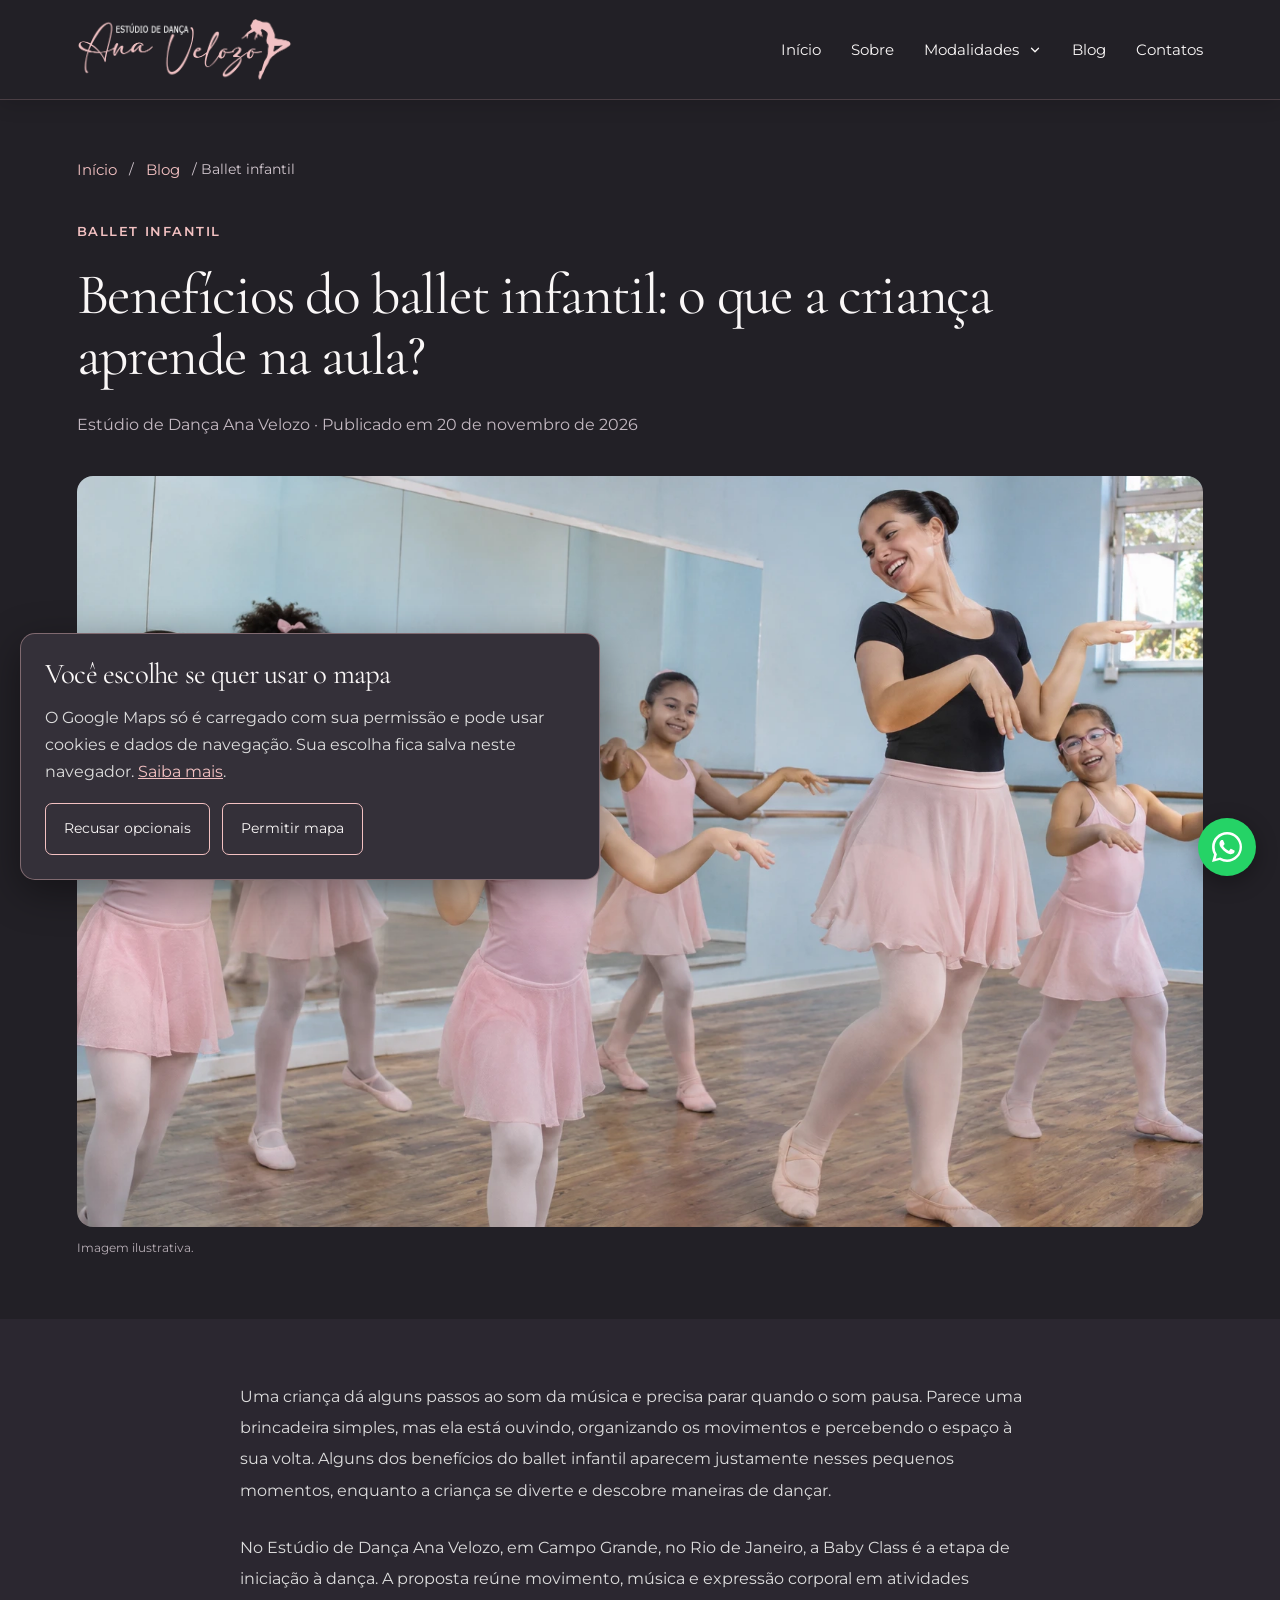
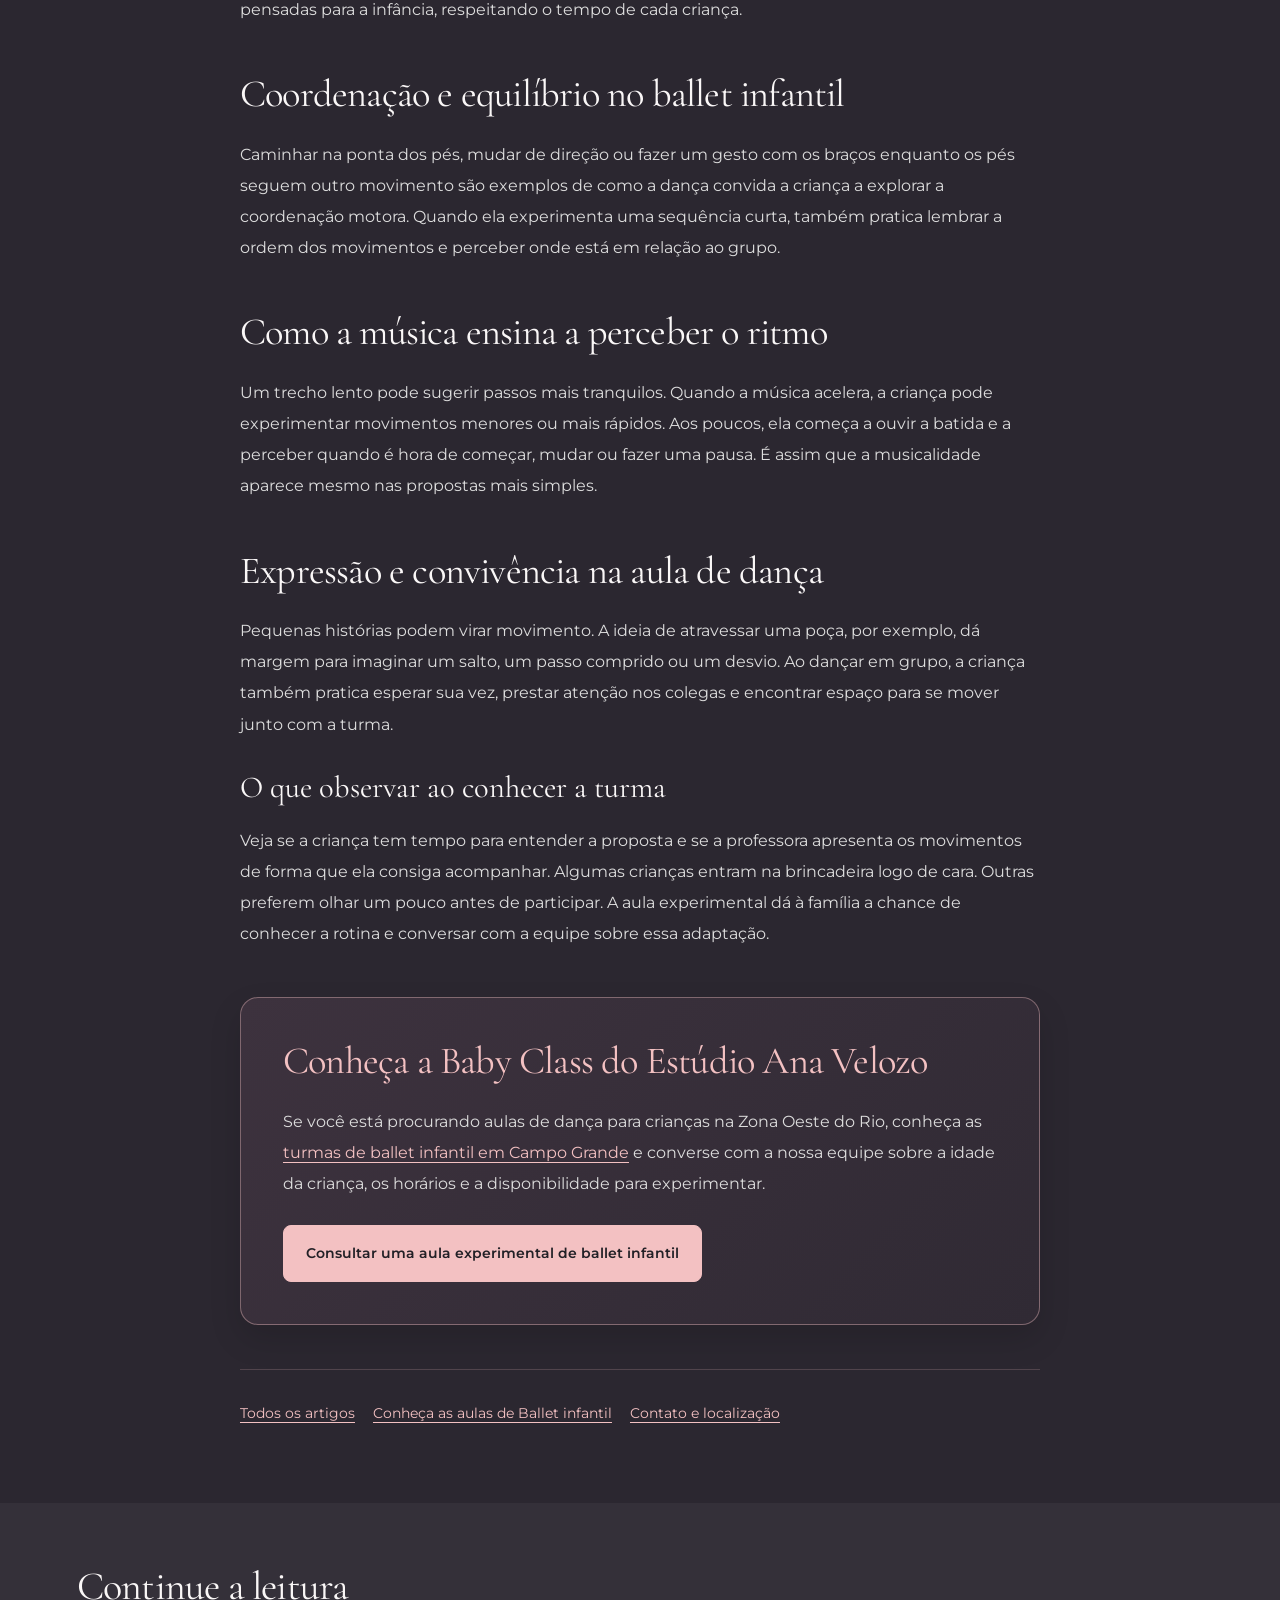
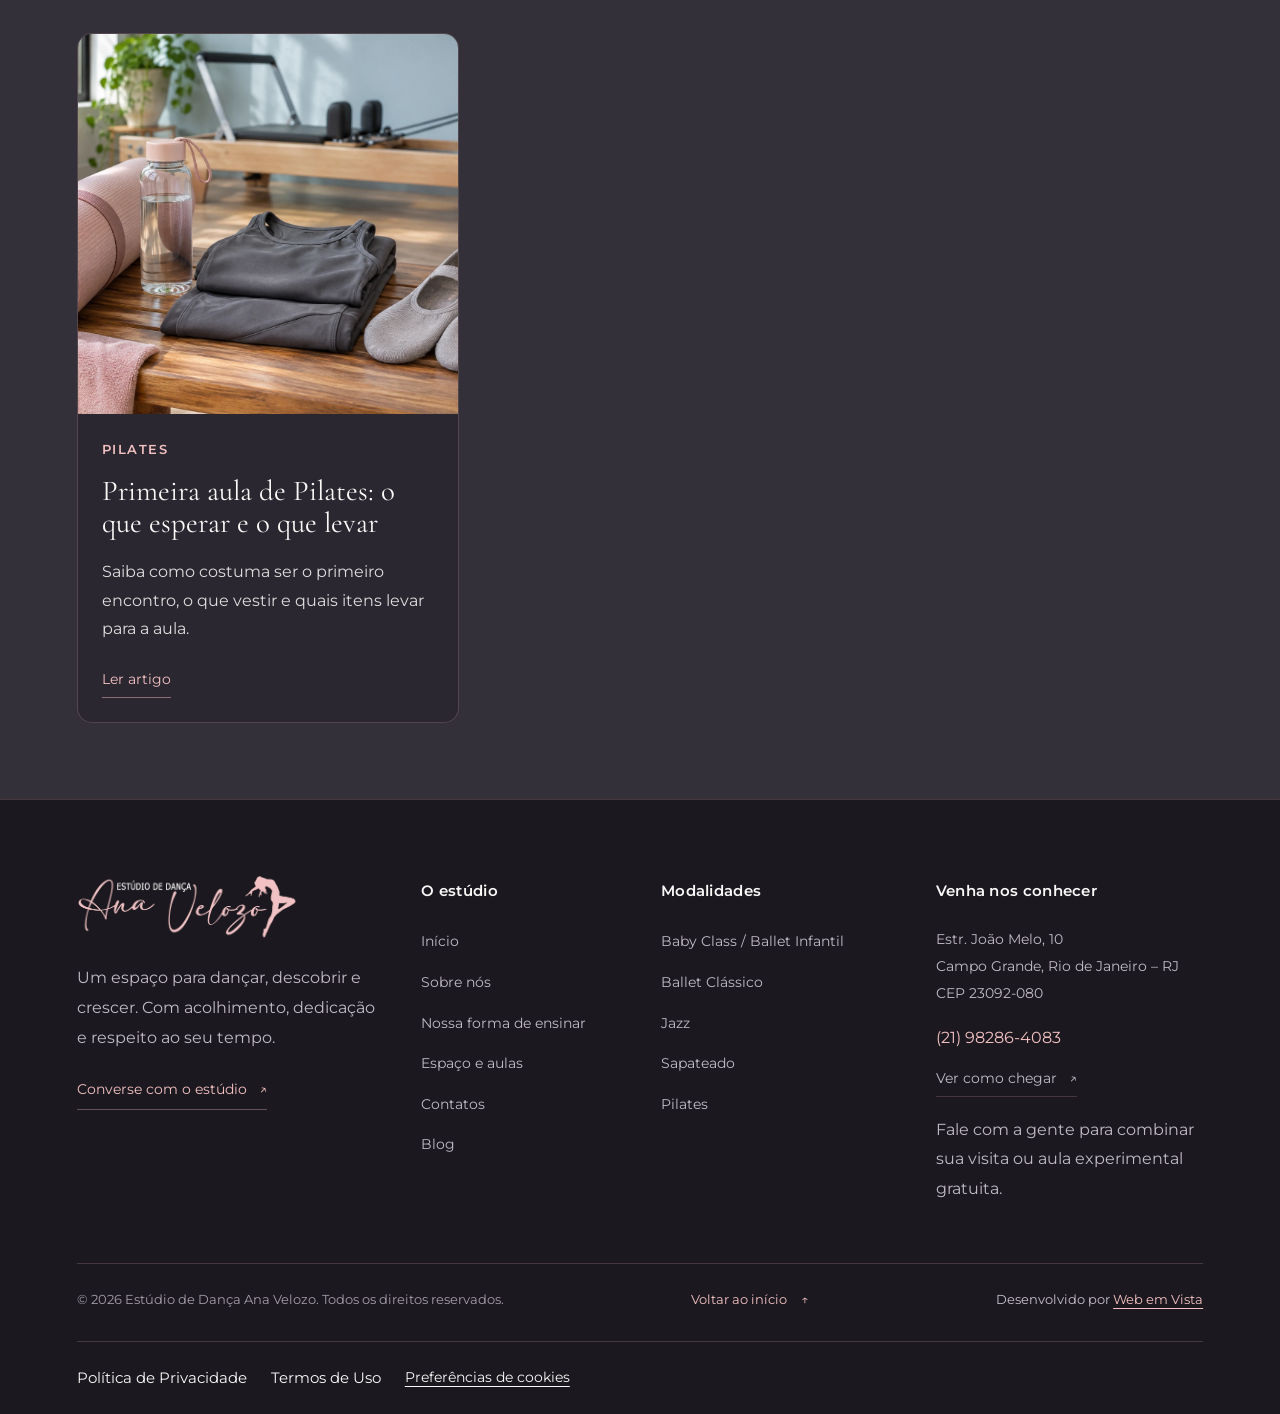
<file: blog/beneficios-do-ballet-infantil/index.html>
<!doctype html>
<html lang="pt-BR">

<head>
  <meta charset="UTF-8" />
  <meta name="viewport" content="width=device-width,initial-scale=1" />
  <meta name="description" content="Entenda como as aulas de ballet infantil podem trabalhar movimento, musicalidade, coordenação e convivência. Conheça a Baby Class do Estúdio Ana Velozo." />
  <link rel="canonical" href="https://estudioanavelozo.com.br/blog/beneficios-do-ballet-infantil/" />
  <meta property="og:locale" content="pt_BR" />
  <meta property="og:type" content="article" />
  <meta property="og:title" content="Benefícios do Ballet Infantil: o que a Criança Aprende" />
  <meta property="og:description" content="Entenda como as aulas de ballet infantil podem trabalhar movimento, musicalidade, coordenação e convivência. Conheça a Baby Class do Estúdio Ana Velozo." />
  <meta property="og:url" content="https://estudioanavelozo.com.br/blog/beneficios-do-ballet-infantil/" />
  <meta property="og:site_name" content="Estúdio de Dança Ana Velozo" />
  <meta property="og:image" content="https://estudioanavelozo.com.br/assets/og-logo.png" />
  <meta property="og:image:type" content="image/png" />
  <meta property="og:image:width" content="1200" />
  <meta property="og:image:height" content="630" />
  <meta property="og:image:alt" content="Estúdio de Dança Ana Velozo" />
  <meta name="twitter:card" content="summary_large_image" />
  <meta name="twitter:title" content="Benefícios do Ballet Infantil: o que a Criança Aprende" />
  <meta name="twitter:description" content="Entenda como as aulas de ballet infantil podem trabalhar movimento, musicalidade, coordenação e convivência. Conheça a Baby Class do Estúdio Ana Velozo." />
  <meta name="twitter:image" content="https://estudioanavelozo.com.br/assets/og-logo.png" />
  <meta name="theme-color" content="#222026" />
  <link rel="icon" href="/favicon.ico" sizes="any" />
  <link rel="icon" type="image/png" sizes="32x32" href="/assets/favicon-32x32.png" />
  <link rel="icon" type="image/png" sizes="192x192" href="/assets/favicon-192x192.png" />
  <link rel="apple-touch-icon" sizes="180x180" href="/assets/apple-touch-icon.png" />
  <title>Benefícios do Ballet Infantil: o que a Criança Aprende</title>
  <link rel="preconnect" href="https://fonts.googleapis.com" />
  <link rel="preconnect" href="https://fonts.gstatic.com" crossorigin />
  <link href="https://fonts.googleapis.com/css2?family=Allura&amp;family=Cormorant+Garamond:ital,wght@0,400;0,500;0,600;1,400;1,500&amp;family=Montserrat:wght@400;500;600;700&amp;display=swap" rel="stylesheet" />
  <link rel="stylesheet" href="/style.css?v=780b00d8818f" />
  <script src="/script.js?v=2ba8a708bf9e" defer></script>
  <link rel="stylesheet" href="/blog/style.css?v=4abe5a07993d" />
  <link rel="stylesheet" href="/blog/articles.css?v=0139f69da298" />
  <script type="application/ld+json">
    {
      "@context": "https://schema.org",
      "@type": "BlogPosting",
      "headline": "Benefícios do ballet infantil: o que a criança aprende na aula?",
      "description": "Veja como ritmo, coordenação e expressão aparecem nas aulas de ballet infantil e conheça as turmas do Estúdio Ana Velozo em Campo Grande, RJ.",
      "datePublished": "2026-11-20",
      "author": {
        "@type": "Organization",
        "name": "Estúdio de Dança Ana Velozo"
      },
      "publisher": {
        "@type": "Organization",
        "name": "Estúdio de Dança Ana Velozo"
      },
      "image": "https://estudioanavelozo.com.br/assets/blog-ballet-infantil.webp",
      "mainEntityOfPage": "https://estudioanavelozo.com.br/blog/beneficios-do-ballet-infantil/"
    }

  </script>
  <link rel="stylesheet" href="/legal.css?v=40f7b56a0d3e" />
  <script src="/privacy.js?v=a1591efb0e61" defer></script>
</head>

<body>
  <a class="skip" href="#conteudo">Pular para o conteúdo</a>
  <header>
    <div class="container header-inner">
      <a class="brand" href="/#inicio" aria-label="Ana Velozo — início">
        <img src="/assets/logo.png" alt="Estúdio de Dança Ana Velozo" width="920" height="270" />
      </a>
      <button class="menu-toggle" aria-label="Abrir menu" aria-expanded="false" aria-controls="menu">☰</button>
      <nav id="menu" aria-label="Menu principal">
        <a href="/#inicio">Início</a>
        <a href="/sobre/">Sobre</a>
        <div class="dropdown">
          <button class="dropdown-toggle" aria-expanded="false" aria-controls="submenu">
            Modalidades
            <span class="menu-chevron" aria-hidden="true">
              <svg viewBox="0 0 16 16" fill="none" stroke="currentColor" stroke-width="1.5" stroke-linecap="round" stroke-linejoin="round" focusable="false">
                <path d="m4 6 4 4 4-4"></path>
              </svg>
            </span>
          </button>
          <div class="submenu" id="submenu">
            <a href="/modalidades/ballet-classico/">Ballet</a>
            <a href="/modalidades/baby-class/">Ballet Infantil</a>
            <a href="/modalidades/jazz/">Jazz</a>
            <a href="/modalidades/sapateado/">Sapateado</a>
            <a href="/modalidades/pilates/" aria-current="page">Pilates</a>
          </div>
        </div>
        <a href="/blog/" aria-current="page">Blog</a>
        <a href="/contato/">Contatos</a>
      </nav>
    </div>
  </header>

  <main id="conteudo" class="article-page">
    <article>
      <header class="article-hero">
        <div class="container">
          <nav class="article-breadcrumb" aria-label="Você está aqui">
            <a href="/">Início</a>
            <span>/</span>
            <a href="/blog/">Blog</a>
            <span>/ Ballet infantil</span>
          </nav>
          <span class="article-category">Ballet infantil</span>
          <h1>Benefícios do ballet infantil: o que a criança aprende na aula?</h1>
          <p class="article-meta">Estúdio de Dança Ana Velozo · Publicado em 20 de novembro de 2026</p>
          <figure class="article-cover">
            <img src="/assets/blog-ballet-infantil.webp" alt="Ilustração de uma aula de ballet infantil com crianças e professora" width="1536" height="1024" fetchpriority="high" />
            <figcaption>Imagem ilustrativa.</figcaption>
          </figure>
        </div>
      </header>
      <div class="article-reading">
        <div class="container">
          <div class="article-body">
            <p>
              Uma criança dá alguns passos ao som da música e precisa parar quando o som pausa. Parece uma brincadeira
              simples, mas ela está ouvindo, organizando os movimentos e percebendo o espaço à sua volta. Alguns dos
              benefícios do ballet infantil aparecem justamente nesses pequenos momentos, enquanto a criança se
              diverte e descobre maneiras de dançar.
            </p>
            <p>
              No Estúdio de Dança Ana Velozo, em Campo Grande, no Rio de Janeiro, a Baby Class é a etapa de iniciação
              à dança. A proposta reúne movimento, música e expressão corporal em atividades pensadas para a infância,
              respeitando o tempo de cada criança.
            </p>
            <h2>Coordenação e equilíbrio no ballet infantil</h2>
            <p>
              Caminhar na ponta dos pés, mudar de direção ou fazer um gesto com os braços enquanto os pés seguem outro
              movimento são exemplos de como a dança convida a criança a explorar a coordenação motora. Quando ela
              experimenta uma sequência curta, também pratica lembrar a ordem dos movimentos e perceber onde está em
              relação ao grupo.
            </p>
            <h2>Como a música ensina a perceber o ritmo</h2>
            <p>
              Um trecho lento pode sugerir passos mais tranquilos. Quando a música acelera, a criança pode
              experimentar movimentos menores ou mais rápidos. Aos poucos, ela começa a ouvir a batida e a perceber
              quando é hora de começar, mudar ou fazer uma pausa. É assim que a musicalidade aparece mesmo nas
              propostas mais simples.
            </p>
            <h2>Expressão e convivência na aula de dança</h2>
            <p>
              Pequenas histórias podem virar movimento. A ideia de atravessar uma poça, por exemplo, dá margem para
              imaginar um salto, um passo comprido ou um desvio. Ao dançar em grupo, a criança também pratica esperar
              sua vez, prestar atenção nos colegas e encontrar espaço para se mover junto com a turma.
            </p>
            <h3>O que observar ao conhecer a turma</h3>
            <p>
              Veja se a criança tem tempo para entender a proposta e se a professora apresenta os movimentos de forma
              que ela consiga acompanhar. Algumas crianças entram na brincadeira logo de cara. Outras preferem olhar
              um pouco antes de participar. A aula experimental dá à família a chance de conhecer a rotina e conversar
              com a equipe sobre essa adaptação.
            </p>
            <section class="article-service-card" aria-labelledby="baby-class-card-title">
              <h2 id="baby-class-card-title">Conheça a Baby Class do Estúdio Ana Velozo</h2>
              <p>
                Se você está procurando aulas de dança para crianças na Zona Oeste do Rio, conheça as
                <a href="/modalidades/baby-class/">turmas de ballet infantil em Campo Grande</a>
                e converse com a nossa equipe sobre a idade da criança, os horários e a disponibilidade para
                experimentar.
              </p>
              <a class="button dark" href="https://wa.me/5521982864083?text=Ol%C3%A1%21%20Consultar%20uma%20aula%20experimental%20de%20ballet%20infantil." target="_blank" rel="noopener">Consultar uma aula experimental de ballet infantil</a>
            </section>
            <nav class="article-links" aria-label="Continue no site">
              <a href="/blog/">Todos os artigos</a>
              <a href="/modalidades/baby-class/">Conheça as aulas de Ballet
                infantil</a>
              <a href="/contato/">Contato e localização</a>
            </nav>
          </div>
        </div>
      </div>
    </article>
    <section class="article-related">
      <div class="container">
        <h2>Continue a leitura</h2>
        <div class="article-related-card">
          <article class="blog-post-card">
            <a href="/blog/primeira-aula-de-pilates/" tabindex="-1" aria-hidden="true">
              <img src="/assets/blog-primeira-aula-pilates.webp" alt="Primeira aula de Pilates: o que esperar e levar" width="1536" height="1024" loading="lazy" />
            </a>
            <div class="blog-post-card-body">
              <span class="article-category">Pilates</span>
              <h3>
                <a href="/blog/primeira-aula-de-pilates/">Primeira aula de Pilates: o que esperar e o que levar</a>
              </h3>
              <p>Saiba como costuma ser o primeiro encontro, o que vestir e quais itens levar para a aula.</p>
              <a class="post-read-link" href="/blog/primeira-aula-de-pilates/" aria-label="Ler artigo: Primeira aula de Pilates: o que esperar e o que levar">Ler artigo</a>
            </div>
          </article>
        </div>
      </div>
    </section>
  </main>
  <footer class="institutional-footer">
    <div class="container footer-grid">
      <div class="footer-identity">
        <a class="brand" href="/#inicio" aria-label="Estúdio Ana Velozo — início">
          <img src="/assets/logo.png" alt="Estúdio de Dança Ana Velozo" width="920" height="270" loading="lazy" />
        </a>
        <p>Um espaço para dançar, descobrir e crescer. Com acolhimento, dedicação e respeito ao seu tempo.</p>
        <a class="footer-contact-link" href="https://wa.me/5521982864083" target="_blank" rel="noopener">Converse com o
          estúdio <span aria-hidden="true">↗</span>
        </a>
      </div>
      <div class="footer-column">
        <h3>O estúdio</h3>
        <ul>
          <li>
            <a href="/#inicio">Início</a>
          </li>
          <li>
            <a href="/sobre/">Sobre nós</a>
          </li>
          <li>
            <a href="/#ensino">Nossa forma de ensinar</a>
          </li>
          <li>
            <a href="/#espaco">Espaço e aulas</a>
          </li>
          <li>
            <a href="/contato/">Contatos</a>
          </li>
          <li>
            <a href="/blog/">Blog</a>
          </li>
        </ul>
      </div>
      <div class="footer-column">
        <h3>Modalidades</h3>
        <ul>
          <li>
            <a href="/modalidades/baby-class/">Baby Class / Ballet Infantil</a>
          </li>
          <li>
            <a href="/modalidades/ballet-classico/">Ballet Clássico</a>
          </li>
          <li>
            <a href="/modalidades/jazz/">Jazz</a>
          </li>
          <li>
            <a href="/modalidades/sapateado/">Sapateado</a>
          </li>
          <li>
            <a href="/modalidades/pilates/">Pilates</a>
          </li>
        </ul>
      </div>
      <div class="footer-column footer-location">
        <h3>Venha nos conhecer</h3>
        <address>Estr. João Melo, 10<br />Campo Grande, Rio de Janeiro – RJ<br />CEP 23092-080</address>
        <a href="https://wa.me/5521982864083" target="_blank" rel="noopener" class="footer-phone">(21) 98286-4083</a>
        <a href="https://www.google.com/maps/search/?api=1&amp;query=Estrada+Joao+Melo+10+Campo+Grande+Rio+de+Janeiro" target="_blank" rel="noopener" class="footer-directions">Ver como chegar <span aria-hidden="true">↗</span>
        </a>
        <p>Fale com a gente para combinar sua visita ou aula experimental gratuita.</p>
      </div>
    </div>
    <div class="container footer-bottom">
      <small>© <span id="year">2026</span> Estúdio de Dança Ana Velozo. Todos os direitos reservados.</small>
      <a href="/#inicio" class="footer-back">Voltar ao início <span aria-hidden="true">↑</span>
      </a>
      <span class="footer-developer">Desenvolvido por
        <a href="https://www.webemvista.com.br/" target="_blank" rel="noopener">Web em Vista</a>
      </span>
    </div>
    <nav class="container footer-legal-links" aria-label="Informações legais">
      <a href="/privacidade/">Política de Privacidade</a>
      <a href="/termos-de-uso/">Termos de Uso</a>
      <button type="button" data-privacy-open>Preferências de cookies</button>
    </nav>
  </footer>
  <dialog id="modality-dialog" aria-labelledby="dialog-title">
    <button class="dialog-close" aria-label="Fechar detalhes">×</button>
    <p class="eyebrow">ENCONTRE O SEU MOVIMENTO</p>
    <h2 id="dialog-title"></h2>
    <p id="dialog-description"></p>
    <p>Converse com a gente para conhecer as turmas, os horários e a aula mais indicada para você ou seu filho.</p>
    <a class="button" id="dialog-whatsapp" href="https://wa.me/5521982864083?text=Ol%C3%A1%21%20Quero%20agendar%20uma%20aula%20experimental%20gratuita." target="_blank" rel="noopener">Quero conhecer esta modalidade ↗</a>
  </dialog>
  <a class="whatsapp-float" href="https://wa.me/5521982864083?text=Ol%C3%A1%21%20Quero%20saber%20mais%20sobre%20as%20aulas%20do%20est%C3%BAdio." target="_blank" rel="noopener" aria-label="Falar com o Estúdio Ana Velozo pelo WhatsApp (abre em nova aba)">
    <svg viewBox="0 0 24 24" aria-hidden="true" focusable="false" fill="currentColor">
      <path d="M20.52 3.48A11.91 11.91 0 0 0 12.04 0C5.43 0 .04 5.38.04 12c0 2.12.55 4.19 1.6 6.02L0 24l6.14-1.61A12.02 12.02 0 0 0 12.04 24H12c6.62 0 12-5.38 12-12 0-3.21-1.24-6.22-3.48-8.52ZM12.04 21.98a9.98 9.98 0 0 1-5.08-1.39l-.37-.22-3.64.96.97-3.55-.24-.38a9.92 9.92 0 0 1-1.53-5.4c0-5.5 4.47-9.98 9.98-9.98 2.66 0 5.17 1.04 7.05 2.93A9.9 9.9 0 0 1 22.1 12c0 5.5-4.48 9.98-10.06 9.98Zm5.48-7.48c-.3-.15-1.77-.87-2.05-.97-.28-.1-.48-.15-.68.15-.2.3-.77.97-.95 1.17-.17.2-.35.22-.65.07-.3-.15-1.26-.46-2.4-1.48-.89-.79-1.49-1.77-1.66-2.07-.18-.3-.02-.46.13-.61.13-.13.3-.35.45-.53.15-.17.2-.3.3-.5.1-.2.05-.37-.03-.52-.07-.15-.67-1.62-.92-2.22-.24-.58-.48-.5-.67-.51h-.58c-.2 0-.52.07-.8.37-.27.3-1.04 1.02-1.04 2.49 0 1.47 1.07 2.89 1.22 3.09.15.2 2.11 3.22 5.11 4.51.71.31 1.27.49 1.7.63.71.23 1.36.2 1.87.12.57-.09 1.77-.72 2.02-1.42.25-.7.25-1.3.17-1.42-.07-.13-.27-.2-.57-.35Z">
      </path>
    </svg>
  </a>
  <section id="privacy-banner" class="privacy-banner" aria-label="Sua privacidade" hidden>
    <h2>Você escolhe se quer usar o mapa</h2>
    <p>
      O Google Maps só é carregado com sua permissão e pode usar cookies e dados de navegação. Sua escolha fica salva
      neste navegador.
      <a href="/privacidade/">Saiba mais</a>.
    </p>
    <div class="privacy-actions">
      <button type="button" data-privacy-reject>Recusar opcionais</button>
      <button type="button" data-privacy-accept>Permitir mapa</button>
    </div>
  </section>
  <dialog id="privacy-settings" class="privacy-settings" aria-labelledby="privacy-title">
    <button type="button" class="dialog-close" id="privacy-close" aria-label="Fechar preferências">×</button>
    <h2 id="privacy-title">Preferências de cookies</h2>
    <p>O mapa do Google é opcional. A navegação e o contato com o estúdio continuam disponíveis sem ele.</p>
    <label>
      <input type="checkbox" id="privacy-maps" />Permitir Google Maps
    </label>
    <p>
      A escolha é salva localmente por até 180 dias. Ao desativar, os mapas incorporados deixam de carregar. Para
      apagar cookies já criados pelo Google, use as configurações do navegador.
    </p>
    <div class="privacy-actions">
      <button type="button" data-privacy-reject>Recusar opcionais</button>
      <button type="button" id="privacy-save">Salvar
        preferências</button>
    </div>
  </dialog>
</body>

</html>
</file>
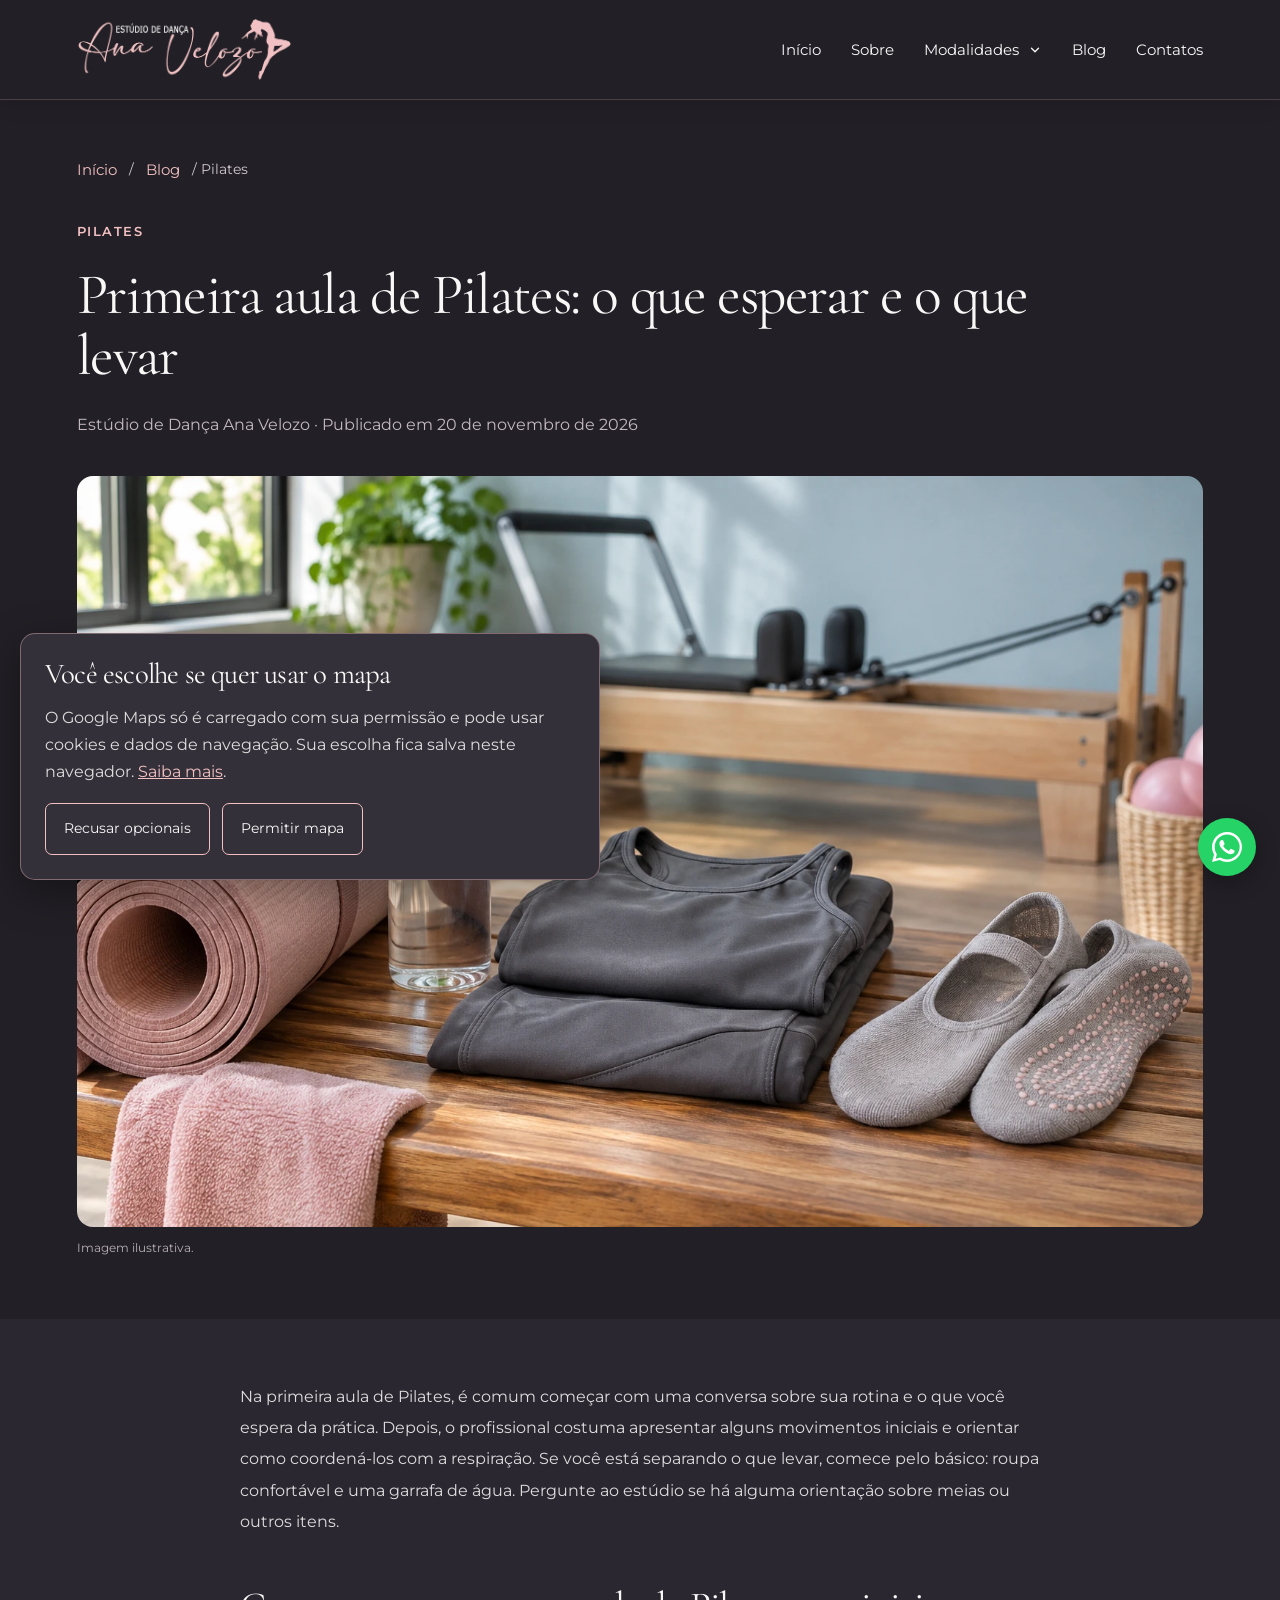
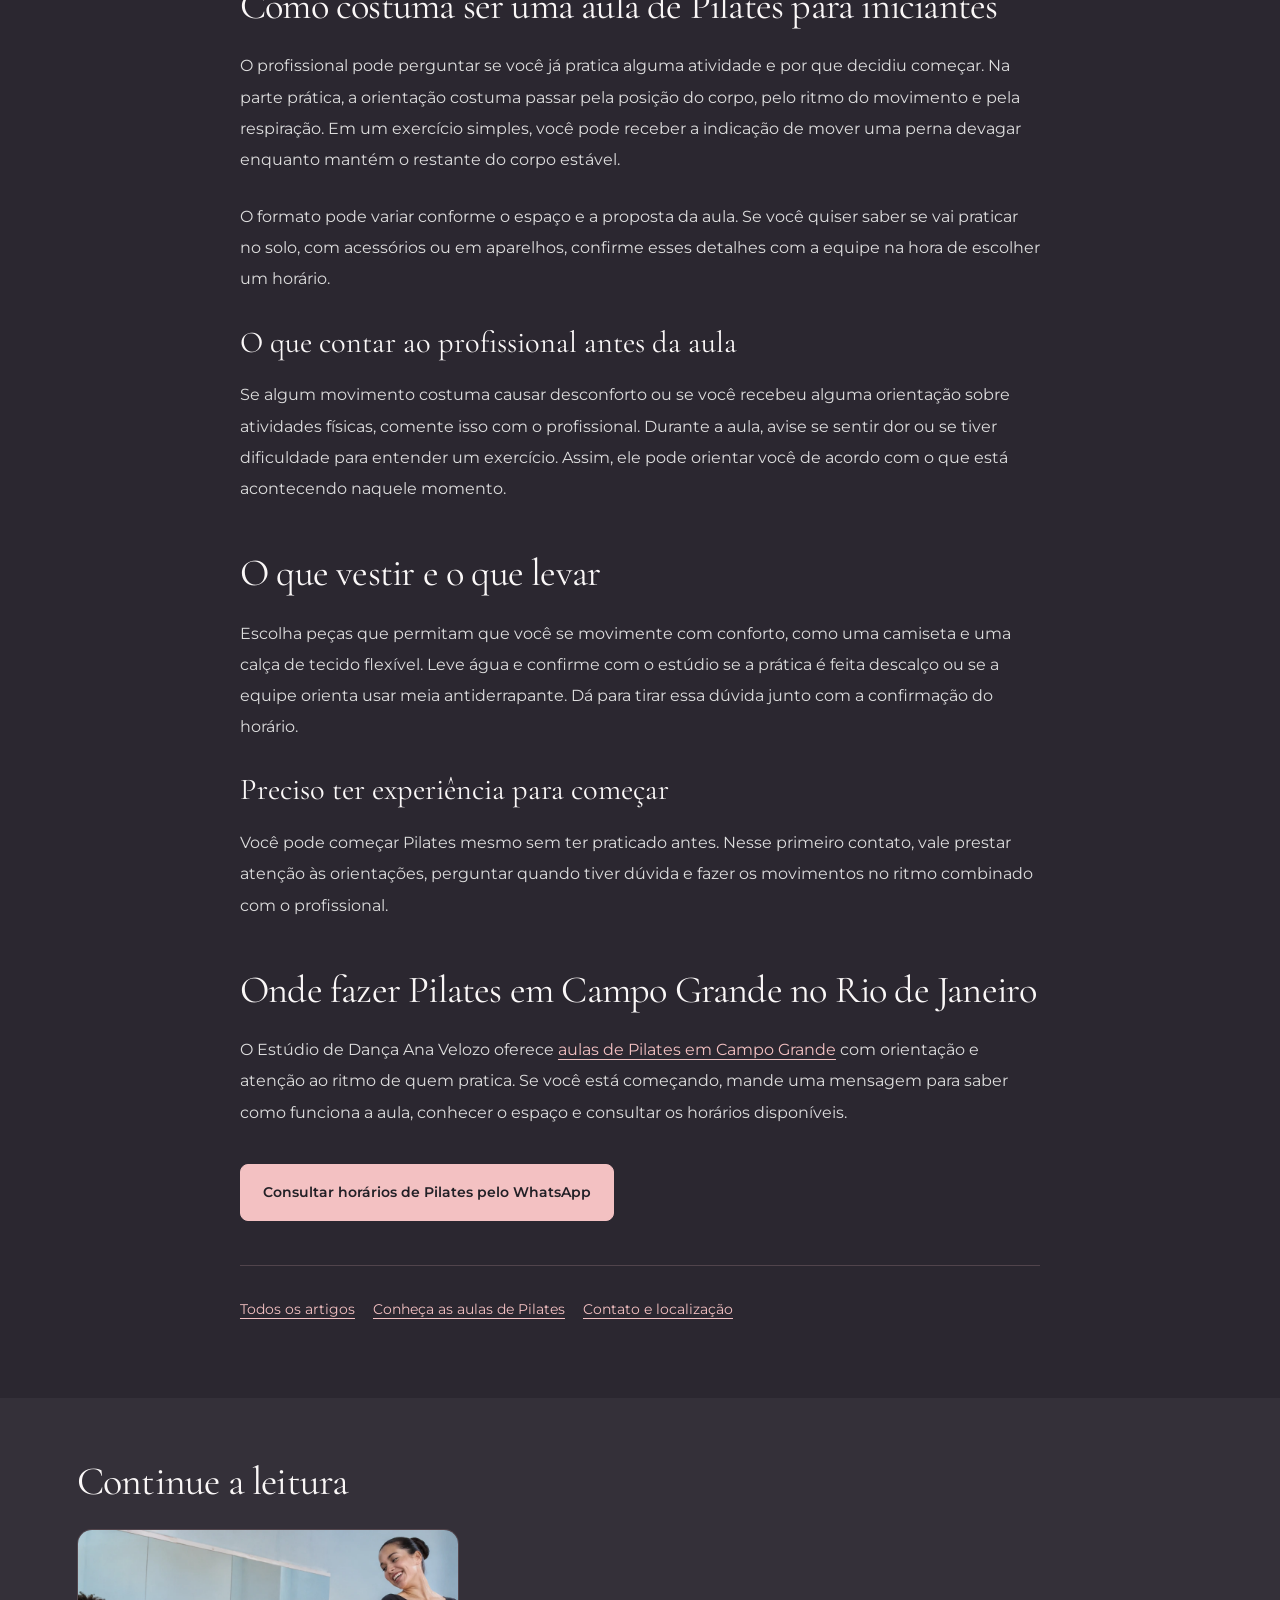
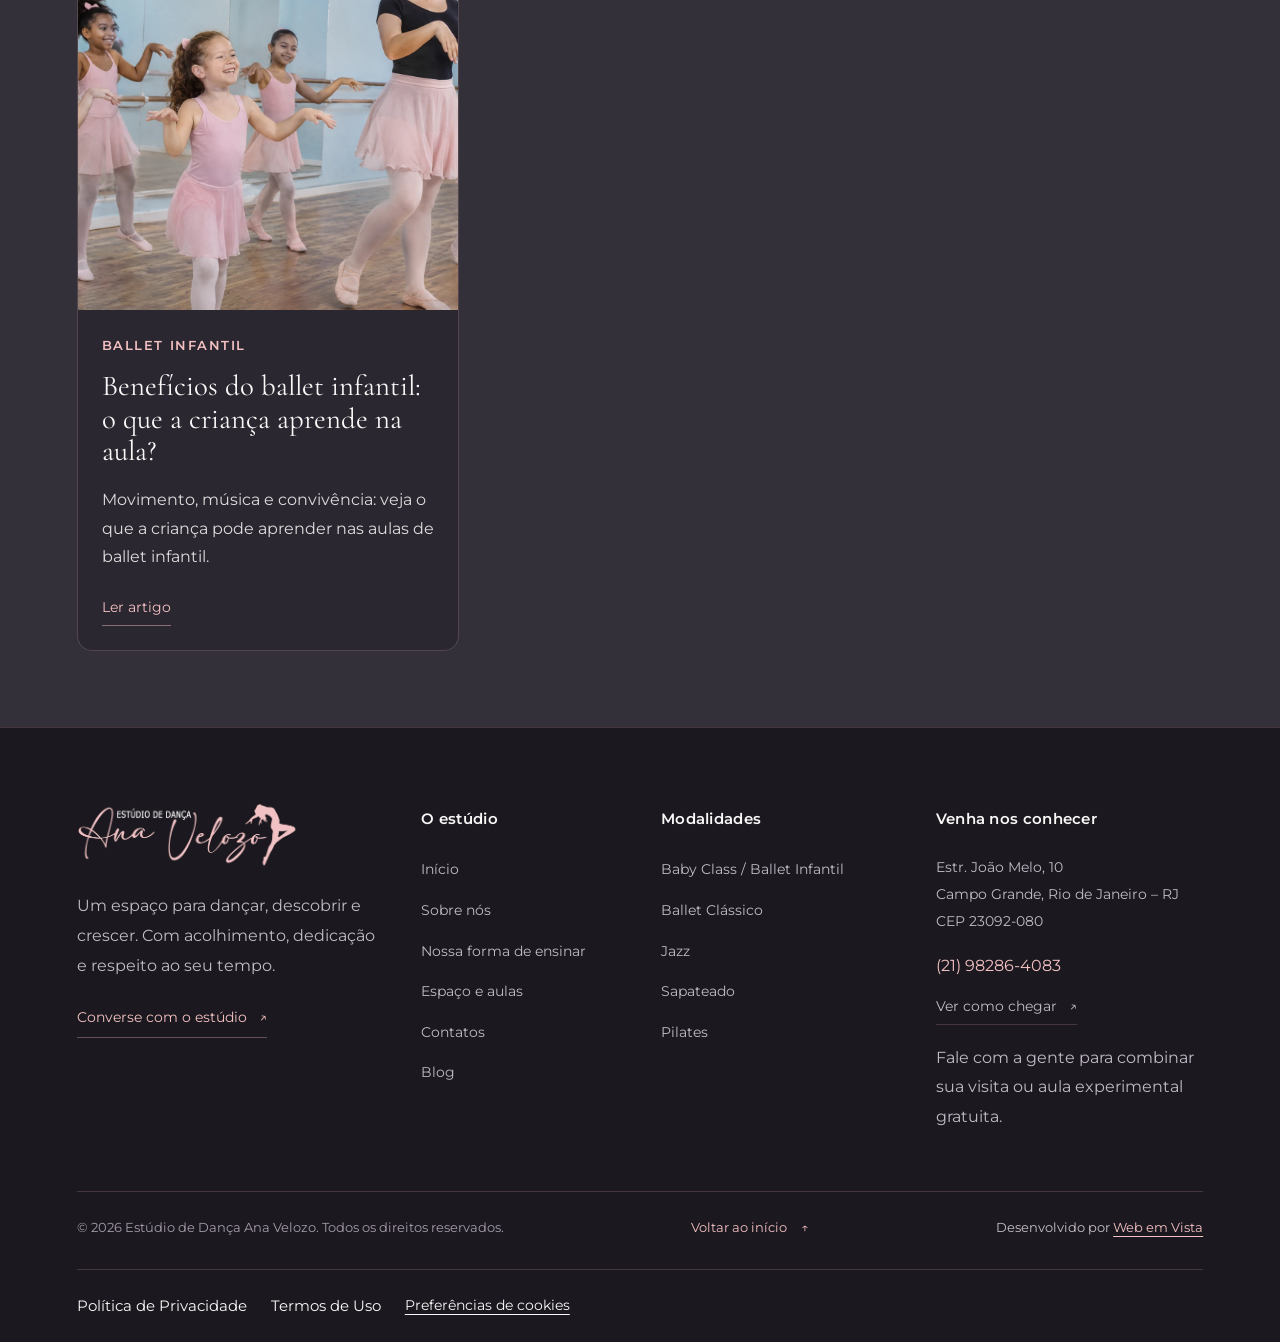
<file: blog/primeira-aula-de-pilates/index.html>
<!doctype html>
<html lang="pt-BR">

<head>
  <meta charset="UTF-8" />
  <meta name="viewport" content="width=device-width,initial-scale=1" />
  <meta name="description" content="Vai começar Pilates? Saiba como pode ser a primeira aula, que roupa usar e o que levar. Consulte também as aulas de Pilates em Campo Grande, RJ." />
  <link rel="canonical" href="https://estudioanavelozo.com.br/blog/primeira-aula-de-pilates/" />
  <meta property="og:locale" content="pt_BR" />
  <meta property="og:type" content="article" />
  <meta property="og:title" content="Primeira Aula de Pilates: o que Esperar e Levar" />
  <meta property="og:description" content="Vai começar Pilates? Saiba como pode ser a primeira aula, que roupa usar e o que levar. Consulte também as aulas de Pilates em Campo Grande, RJ." />
  <meta property="og:url" content="https://estudioanavelozo.com.br/blog/primeira-aula-de-pilates/" />
  <meta property="og:site_name" content="Estúdio de Dança Ana Velozo" />
  <meta property="og:image" content="https://estudioanavelozo.com.br/assets/og-logo.png" />
  <meta property="og:image:type" content="image/png" />
  <meta property="og:image:width" content="1200" />
  <meta property="og:image:height" content="630" />
  <meta property="og:image:alt" content="Estúdio de Dança Ana Velozo" />
  <meta name="twitter:card" content="summary_large_image" />
  <meta name="twitter:title" content="Primeira Aula de Pilates: o que Esperar e Levar" />
  <meta name="twitter:description" content="Vai começar Pilates? Saiba como pode ser a primeira aula, que roupa usar e o que levar. Consulte também as aulas de Pilates em Campo Grande, RJ." />
  <meta name="twitter:image" content="https://estudioanavelozo.com.br/assets/og-logo.png" />
  <meta name="theme-color" content="#222026" />
  <link rel="icon" href="/favicon.ico" sizes="any" />
  <link rel="icon" type="image/png" sizes="32x32" href="/assets/favicon-32x32.png" />
  <link rel="icon" type="image/png" sizes="192x192" href="/assets/favicon-192x192.png" />
  <link rel="apple-touch-icon" sizes="180x180" href="/assets/apple-touch-icon.png" />
  <title>Primeira Aula de Pilates: o que Esperar e Levar</title>
  <link rel="preconnect" href="https://fonts.googleapis.com" />
  <link rel="preconnect" href="https://fonts.gstatic.com" crossorigin />
  <link href="https://fonts.googleapis.com/css2?family=Allura&amp;family=Cormorant+Garamond:ital,wght@0,400;0,500;0,600;1,400;1,500&amp;family=Montserrat:wght@400;500;600;700&amp;display=swap" rel="stylesheet" />
  <link rel="stylesheet" href="/style.css?v=780b00d8818f" />
  <script src="/script.js?v=2ba8a708bf9e" defer></script>
  <link rel="stylesheet" href="/blog/style.css?v=4abe5a07993d" />
  <link rel="stylesheet" href="/blog/articles.css?v=0139f69da298" />
  <script type="application/ld+json">
    {
      "@context": "https://schema.org",
      "@type": "BlogPosting",
      "headline": "Primeira aula de Pilates: o que esperar e o que levar",
      "description": "Saiba o que vestir, o que levar e como se preparar para a primeira aula de Pilates. Conheça as aulas do Estúdio Ana Velozo em Campo Grande, RJ.",
      "datePublished": "2026-11-20",
      "author": {
        "@type": "Organization",
        "name": "Estúdio de Dança Ana Velozo"
      },
      "publisher": {
        "@type": "Organization",
        "name": "Estúdio de Dança Ana Velozo"
      },
      "image": "https://estudioanavelozo.com.br/assets/blog-primeira-aula-pilates.webp",
      "mainEntityOfPage": "https://estudioanavelozo.com.br/blog/primeira-aula-de-pilates/"
    }

  </script>
  <link rel="stylesheet" href="/legal.css?v=40f7b56a0d3e" />
  <script src="/privacy.js?v=a1591efb0e61" defer></script>
</head>

<body>
  <a class="skip" href="#conteudo">Pular para o conteúdo</a>
  <header>
    <div class="container header-inner">
      <a class="brand" href="/#inicio" aria-label="Ana Velozo — início">
        <img src="/assets/logo.png" alt="Estúdio de Dança Ana Velozo" width="920" height="270" />
      </a>
      <button class="menu-toggle" aria-label="Abrir menu" aria-expanded="false" aria-controls="menu">☰</button>
      <nav id="menu" aria-label="Menu principal">
        <a href="/#inicio">Início</a>
        <a href="/sobre/">Sobre</a>
        <div class="dropdown">
          <button class="dropdown-toggle" aria-expanded="false" aria-controls="submenu">
            Modalidades
            <span class="menu-chevron" aria-hidden="true">
              <svg viewBox="0 0 16 16" fill="none" stroke="currentColor" stroke-width="1.5" stroke-linecap="round" stroke-linejoin="round" focusable="false">
                <path d="m4 6 4 4 4-4"></path>
              </svg>
            </span>
          </button>
          <div class="submenu" id="submenu">
            <a href="/modalidades/ballet-classico/">Ballet</a>
            <a href="/modalidades/baby-class/">Ballet Infantil</a>
            <a href="/modalidades/jazz/">Jazz</a>
            <a href="/modalidades/sapateado/">Sapateado</a>
            <a href="/modalidades/pilates/" aria-current="page">Pilates</a>
          </div>
        </div>
        <a href="/blog/" aria-current="page">Blog</a>
        <a href="/contato/">Contatos</a>
      </nav>
    </div>
  </header>

  <main id="conteudo" class="article-page">
    <article>
      <header class="article-hero">
        <div class="container">
          <nav class="article-breadcrumb" aria-label="Você está aqui">
            <a href="/">Início</a>
            <span>/</span>
            <a href="/blog/">Blog</a>
            <span>/ Pilates</span>
          </nav>
          <span class="article-category">Pilates</span>
          <h1>Primeira aula de Pilates: o que esperar e o que levar</h1>
          <p class="article-meta">Estúdio de Dança Ana Velozo · Publicado em 20 de novembro de 2026</p>
          <figure class="article-cover">
            <img src="/assets/blog-primeira-aula-pilates.webp" alt="Ilustração de itens para uma primeira aula de Pilates em um estúdio" width="1536" height="1024" fetchpriority="high" />
            <figcaption>Imagem ilustrativa.</figcaption>
          </figure>
        </div>
      </header>
      <div class="article-reading">
        <div class="container">
          <div class="article-body">
            <p>
              Na primeira aula de Pilates, é comum começar com uma conversa sobre sua rotina e o que você espera da
              prática. Depois, o profissional costuma apresentar alguns movimentos iniciais e orientar como
              coordená-los com a respiração. Se você está separando o que levar, comece pelo básico: roupa confortável
              e uma garrafa de água. Pergunte ao estúdio se há alguma orientação sobre meias ou outros itens.
            </p>
            <h2>Como costuma ser uma aula de Pilates para iniciantes</h2>
            <p>
              O profissional pode perguntar se você já pratica alguma atividade e por que decidiu começar. Na parte
              prática, a orientação costuma passar pela posição do corpo, pelo ritmo do movimento e pela respiração.
              Em um exercício simples, você pode receber a indicação de mover uma perna devagar enquanto mantém o
              restante do corpo estável.
            </p>
            <p>
              O formato pode variar conforme o espaço e a proposta da aula. Se você quiser saber se vai praticar no
              solo, com acessórios ou em aparelhos, confirme esses detalhes com a equipe na hora de escolher um
              horário.
            </p>
            <h3>O que contar ao profissional antes da aula</h3>
            <p>
              Se algum movimento costuma causar desconforto ou se você recebeu alguma orientação sobre atividades
              físicas, comente isso com o profissional. Durante a aula, avise se sentir dor ou se tiver dificuldade
              para entender um exercício. Assim, ele pode orientar você de acordo com o que está acontecendo naquele
              momento.
            </p>
            <h2>O que vestir e o que levar</h2>
            <p>
              Escolha peças que permitam que você se movimente com conforto, como uma camiseta e uma calça de tecido
              flexível. Leve água e confirme com o estúdio se a prática é feita descalço ou se a equipe orienta usar
              meia antiderrapante. Dá para tirar essa dúvida junto com a confirmação do horário.
            </p>
            <h3>Preciso ter experiência para começar</h3>
            <p>
              Você pode começar Pilates mesmo sem ter praticado antes. Nesse primeiro contato, vale prestar atenção às
              orientações, perguntar quando tiver dúvida e fazer os movimentos no ritmo combinado com o profissional.
            </p>
            <h2>Onde fazer Pilates em Campo Grande no Rio de Janeiro</h2>
            <p>
              O Estúdio de Dança Ana Velozo oferece
              <a href="/modalidades/pilates/">aulas de Pilates em Campo Grande</a> com orientação e atenção ao ritmo
              de quem pratica. Se você está começando, mande uma mensagem para saber como funciona a aula, conhecer o
              espaço e consultar os horários disponíveis.
            </p>
            <a class="button" href="https://wa.me/5521982864083?text=Ol%C3%A1%21%20Consultar%20hor%C3%A1rios%20de%20Pilates%20pelo%20WhatsApp." target="_blank" rel="noopener">Consultar horários de Pilates pelo WhatsApp</a>
            <nav class="article-links" aria-label="Continue no site">
              <a href="/blog/">Todos os artigos</a>
              <a href="/modalidades/pilates/">Conheça as aulas de Pilates</a>
              <a href="/contato/">Contato e localização</a>
            </nav>
          </div>
        </div>
      </div>
    </article>
    <section class="article-related">
      <div class="container">
        <h2>Continue a leitura</h2>
        <div class="article-related-card">
          <article class="blog-post-card">
            <a href="/blog/beneficios-do-ballet-infantil/" tabindex="-1" aria-hidden="true">
              <img src="/assets/blog-ballet-infantil.webp" alt="Benefícios do ballet infantil: o que a criança aprende na aula?" width="1536" height="1024" loading="lazy" />
            </a>
            <div class="blog-post-card-body">
              <span class="article-category">Ballet infantil</span>
              <h3>
                <a href="/blog/beneficios-do-ballet-infantil/">Benefícios do ballet infantil: o que a criança aprende na
                  aula?</a>
              </h3>
              <p>Movimento, música e convivência: veja o que a criança pode aprender nas aulas de ballet infantil.</p>
              <a class="post-read-link" href="/blog/beneficios-do-ballet-infantil/" aria-label="Ler artigo: Benefícios do ballet infantil: o que a criança aprende na aula?">Ler artigo</a>
            </div>
          </article>
        </div>
      </div>
    </section>
  </main>
  <footer class="institutional-footer">
    <div class="container footer-grid">
      <div class="footer-identity">
        <a class="brand" href="/#inicio" aria-label="Estúdio Ana Velozo — início">
          <img src="/assets/logo.png" alt="Estúdio de Dança Ana Velozo" width="920" height="270" loading="lazy" />
        </a>
        <p>Um espaço para dançar, descobrir e crescer. Com acolhimento, dedicação e respeito ao seu tempo.</p>
        <a class="footer-contact-link" href="https://wa.me/5521982864083" target="_blank" rel="noopener">Converse com o
          estúdio <span aria-hidden="true">↗</span>
        </a>
      </div>
      <div class="footer-column">
        <h3>O estúdio</h3>
        <ul>
          <li>
            <a href="/#inicio">Início</a>
          </li>
          <li>
            <a href="/sobre/">Sobre nós</a>
          </li>
          <li>
            <a href="/#ensino">Nossa forma de ensinar</a>
          </li>
          <li>
            <a href="/#espaco">Espaço e aulas</a>
          </li>
          <li>
            <a href="/contato/">Contatos</a>
          </li>
          <li>
            <a href="/blog/">Blog</a>
          </li>
        </ul>
      </div>
      <div class="footer-column">
        <h3>Modalidades</h3>
        <ul>
          <li>
            <a href="/modalidades/baby-class/">Baby Class / Ballet Infantil</a>
          </li>
          <li>
            <a href="/modalidades/ballet-classico/">Ballet Clássico</a>
          </li>
          <li>
            <a href="/modalidades/jazz/">Jazz</a>
          </li>
          <li>
            <a href="/modalidades/sapateado/">Sapateado</a>
          </li>
          <li>
            <a href="/modalidades/pilates/">Pilates</a>
          </li>
        </ul>
      </div>
      <div class="footer-column footer-location">
        <h3>Venha nos conhecer</h3>
        <address>Estr. João Melo, 10<br />Campo Grande, Rio de Janeiro – RJ<br />CEP 23092-080</address>
        <a href="https://wa.me/5521982864083" target="_blank" rel="noopener" class="footer-phone">(21) 98286-4083</a>
        <a href="https://www.google.com/maps/search/?api=1&amp;query=Estrada+Joao+Melo+10+Campo+Grande+Rio+de+Janeiro" target="_blank" rel="noopener" class="footer-directions">Ver como chegar <span aria-hidden="true">↗</span>
        </a>
        <p>Fale com a gente para combinar sua visita ou aula experimental gratuita.</p>
      </div>
    </div>
    <div class="container footer-bottom">
      <small>© <span id="year">2026</span> Estúdio de Dança Ana Velozo. Todos os direitos reservados.</small>
      <a href="/#inicio" class="footer-back">Voltar ao início <span aria-hidden="true">↑</span>
      </a>
      <span class="footer-developer">Desenvolvido por
        <a href="https://www.webemvista.com.br/" target="_blank" rel="noopener">Web em Vista</a>
      </span>
    </div>
    <nav class="container footer-legal-links" aria-label="Informações legais">
      <a href="/privacidade/">Política de Privacidade</a>
      <a href="/termos-de-uso/">Termos de Uso</a>
      <button type="button" data-privacy-open>Preferências de cookies</button>
    </nav>
  </footer>
  <dialog id="modality-dialog" aria-labelledby="dialog-title">
    <button class="dialog-close" aria-label="Fechar detalhes">×</button>
    <p class="eyebrow">ENCONTRE O SEU MOVIMENTO</p>
    <h2 id="dialog-title"></h2>
    <p id="dialog-description"></p>
    <p>Converse com a gente para conhecer as turmas, os horários e a aula mais indicada para você ou seu filho.</p>
    <a class="button" id="dialog-whatsapp" href="https://wa.me/5521982864083?text=Ol%C3%A1%21%20Quero%20agendar%20uma%20aula%20experimental%20gratuita." target="_blank" rel="noopener">Quero conhecer esta modalidade ↗</a>
  </dialog>
  <a class="whatsapp-float" href="https://wa.me/5521982864083?text=Ol%C3%A1%21%20Quero%20saber%20mais%20sobre%20as%20aulas%20do%20est%C3%BAdio." target="_blank" rel="noopener" aria-label="Falar com o Estúdio Ana Velozo pelo WhatsApp (abre em nova aba)">
    <svg viewBox="0 0 24 24" aria-hidden="true" focusable="false" fill="currentColor">
      <path d="M20.52 3.48A11.91 11.91 0 0 0 12.04 0C5.43 0 .04 5.38.04 12c0 2.12.55 4.19 1.6 6.02L0 24l6.14-1.61A12.02 12.02 0 0 0 12.04 24H12c6.62 0 12-5.38 12-12 0-3.21-1.24-6.22-3.48-8.52ZM12.04 21.98a9.98 9.98 0 0 1-5.08-1.39l-.37-.22-3.64.96.97-3.55-.24-.38a9.92 9.92 0 0 1-1.53-5.4c0-5.5 4.47-9.98 9.98-9.98 2.66 0 5.17 1.04 7.05 2.93A9.9 9.9 0 0 1 22.1 12c0 5.5-4.48 9.98-10.06 9.98Zm5.48-7.48c-.3-.15-1.77-.87-2.05-.97-.28-.1-.48-.15-.68.15-.2.3-.77.97-.95 1.17-.17.2-.35.22-.65.07-.3-.15-1.26-.46-2.4-1.48-.89-.79-1.49-1.77-1.66-2.07-.18-.3-.02-.46.13-.61.13-.13.3-.35.45-.53.15-.17.2-.3.3-.5.1-.2.05-.37-.03-.52-.07-.15-.67-1.62-.92-2.22-.24-.58-.48-.5-.67-.51h-.58c-.2 0-.52.07-.8.37-.27.3-1.04 1.02-1.04 2.49 0 1.47 1.07 2.89 1.22 3.09.15.2 2.11 3.22 5.11 4.51.71.31 1.27.49 1.7.63.71.23 1.36.2 1.87.12.57-.09 1.77-.72 2.02-1.42.25-.7.25-1.3.17-1.42-.07-.13-.27-.2-.57-.35Z">
      </path>
    </svg>
  </a>
  <section id="privacy-banner" class="privacy-banner" aria-label="Sua privacidade" hidden>
    <h2>Você escolhe se quer usar o mapa</h2>
    <p>
      O Google Maps só é carregado com sua permissão e pode usar cookies e dados de navegação. Sua escolha fica salva
      neste navegador. <a href="/privacidade/">Saiba mais</a>.
    </p>
    <div class="privacy-actions">
      <button type="button" data-privacy-reject>Recusar opcionais</button>
      <button type="button" data-privacy-accept>Permitir mapa</button>
    </div>
  </section>
  <dialog id="privacy-settings" class="privacy-settings" aria-labelledby="privacy-title">
    <button type="button" class="dialog-close" id="privacy-close" aria-label="Fechar preferências">×</button>
    <h2 id="privacy-title">Preferências de cookies</h2>
    <p>O mapa do Google é opcional. A navegação e o contato com o estúdio continuam disponíveis sem ele.</p>
    <label>
      <input type="checkbox" id="privacy-maps" />Permitir Google Maps
    </label>
    <p>
      A escolha é salva localmente por até 180 dias. Ao desativar, os mapas incorporados deixam de carregar. Para
      apagar cookies já criados pelo Google, use as configurações do navegador.
    </p>
    <div class="privacy-actions">
      <button type="button" data-privacy-reject>Recusar opcionais</button>
      <button type="button" id="privacy-save">Salvar
        preferências</button>
    </div>
  </dialog>
</body>

</html>
</file>
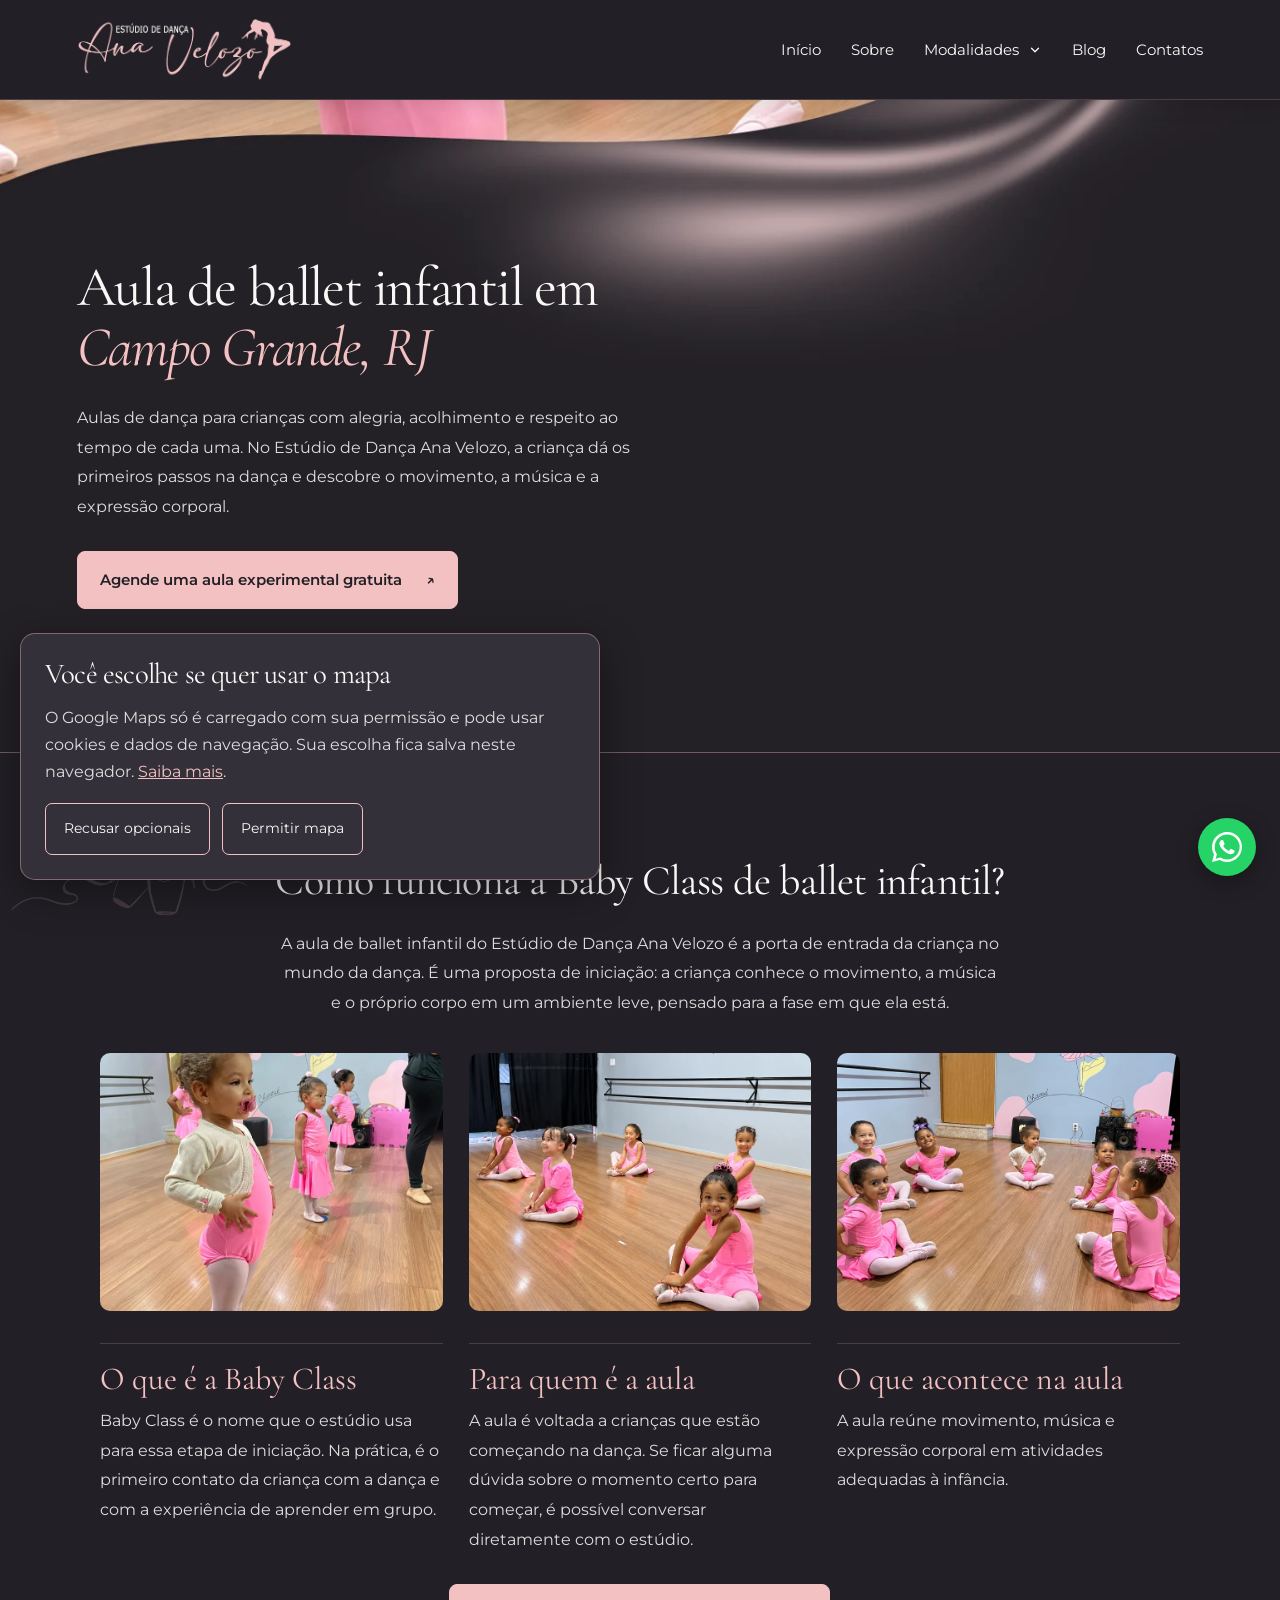
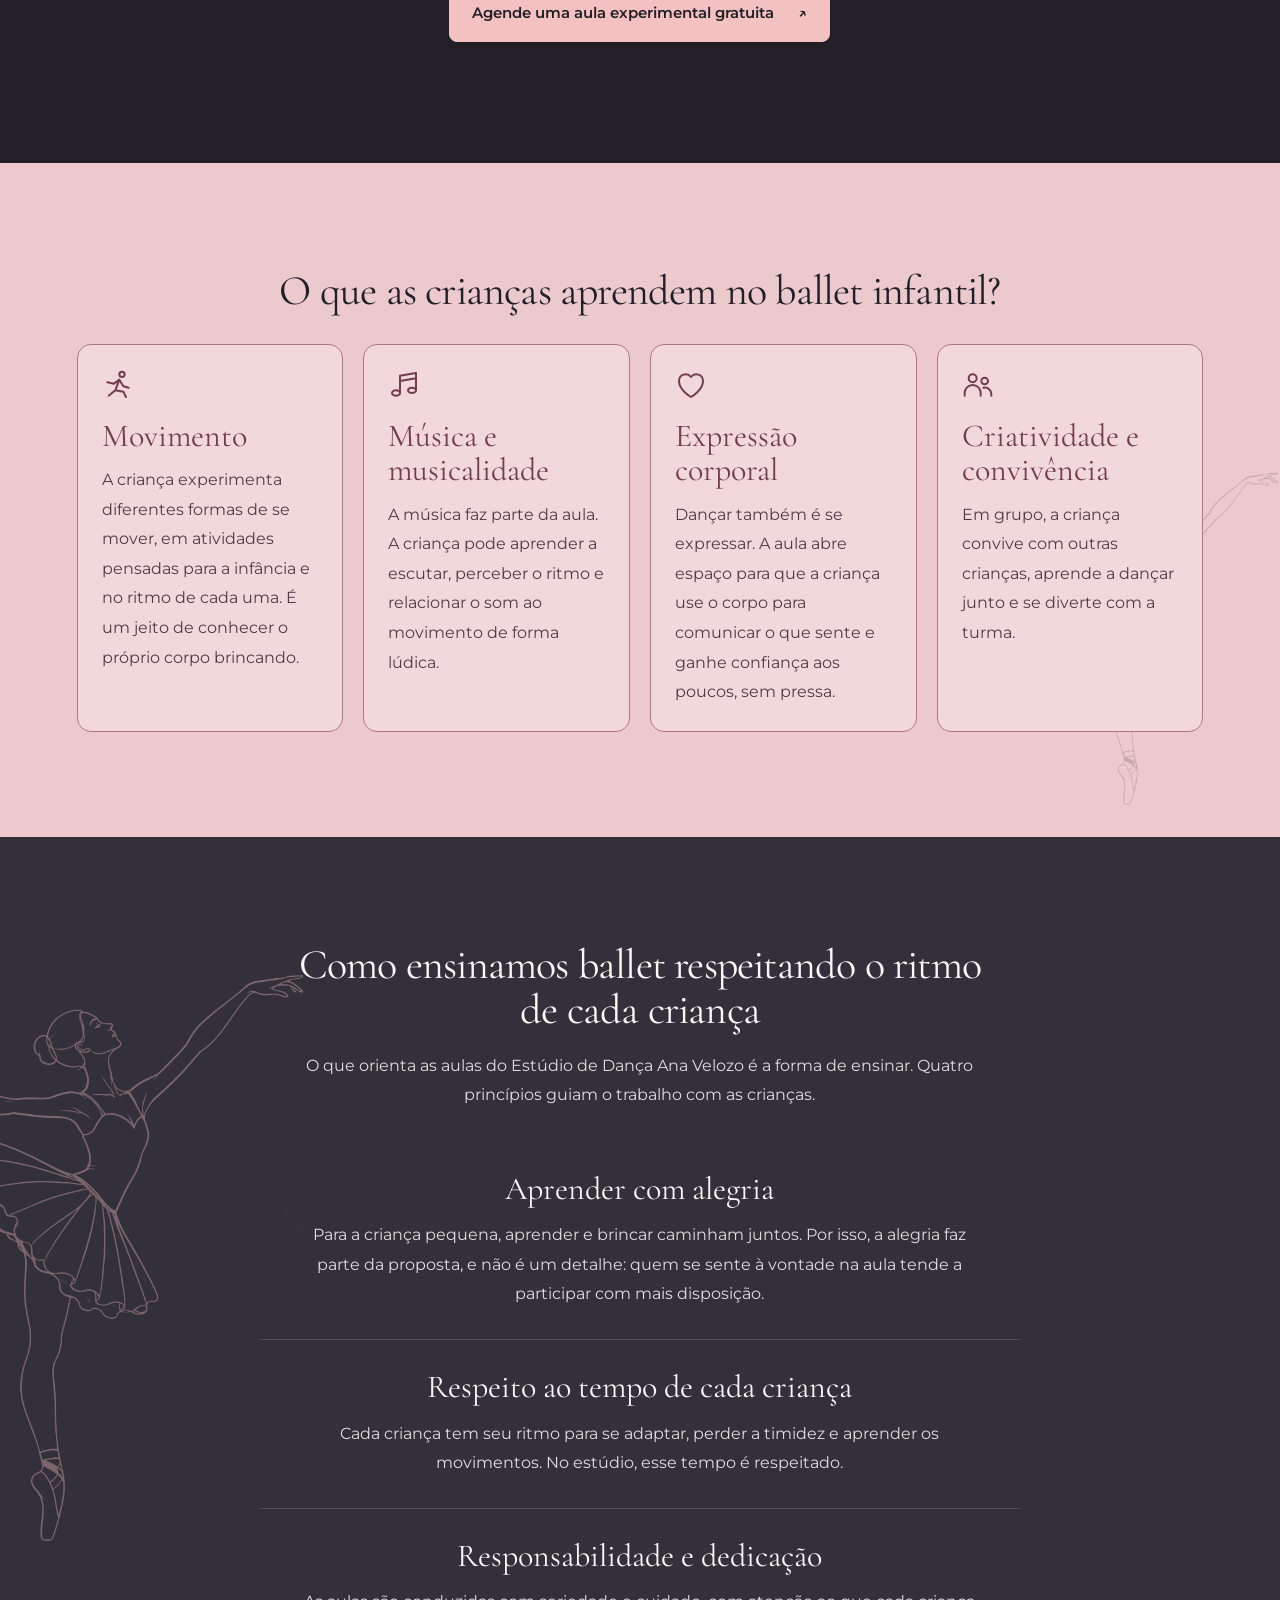
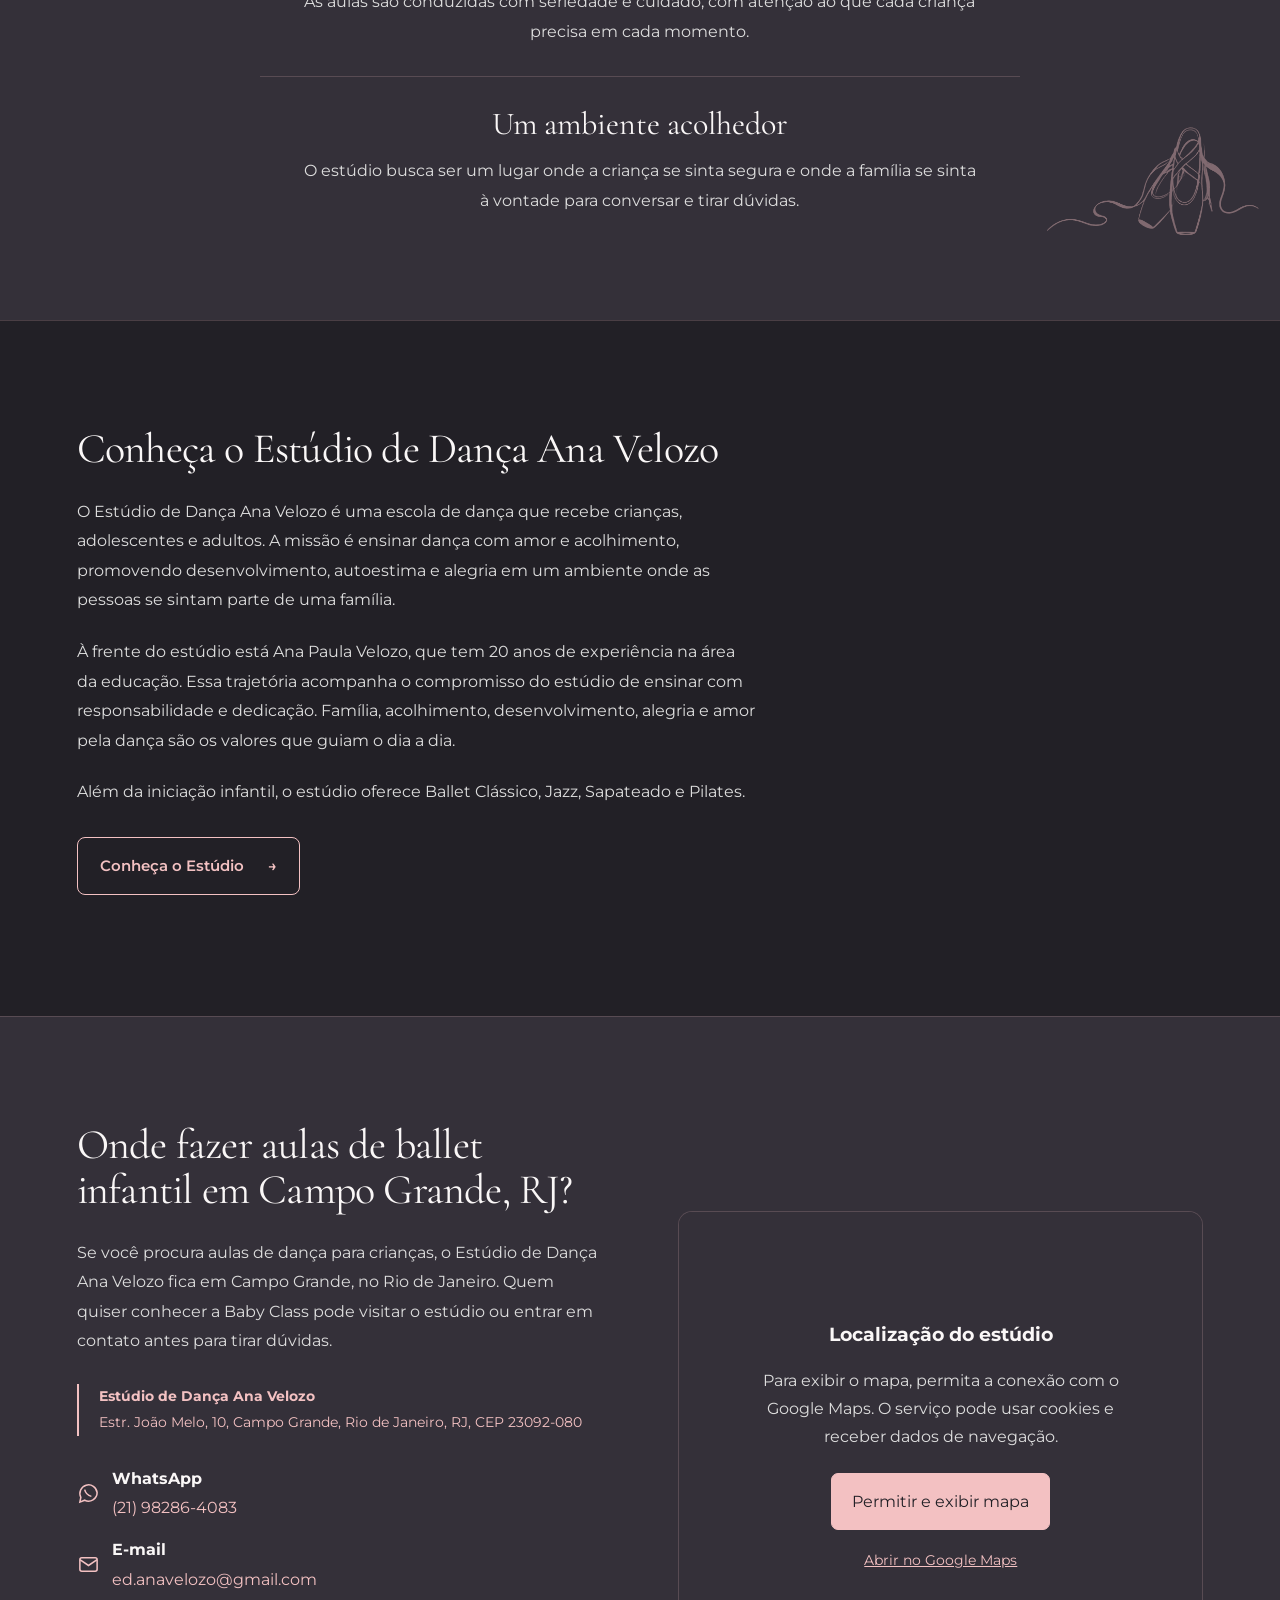
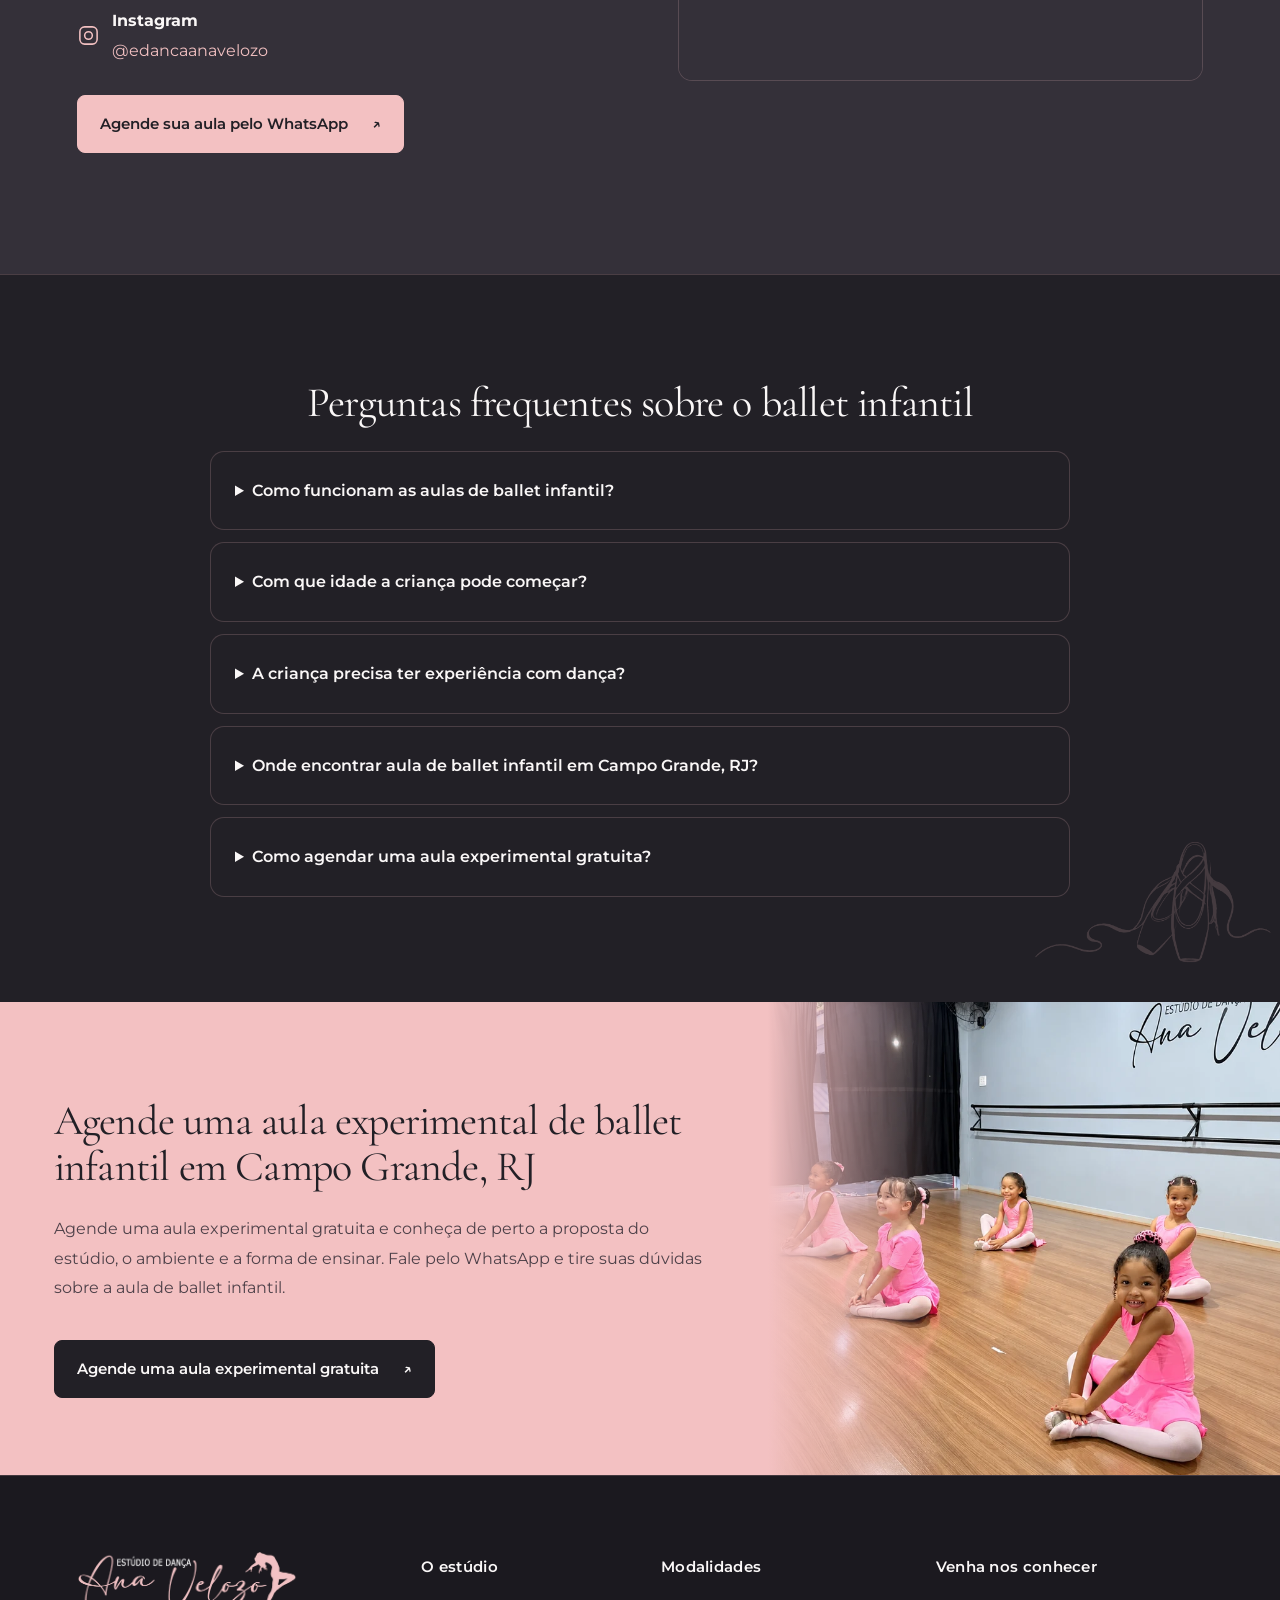
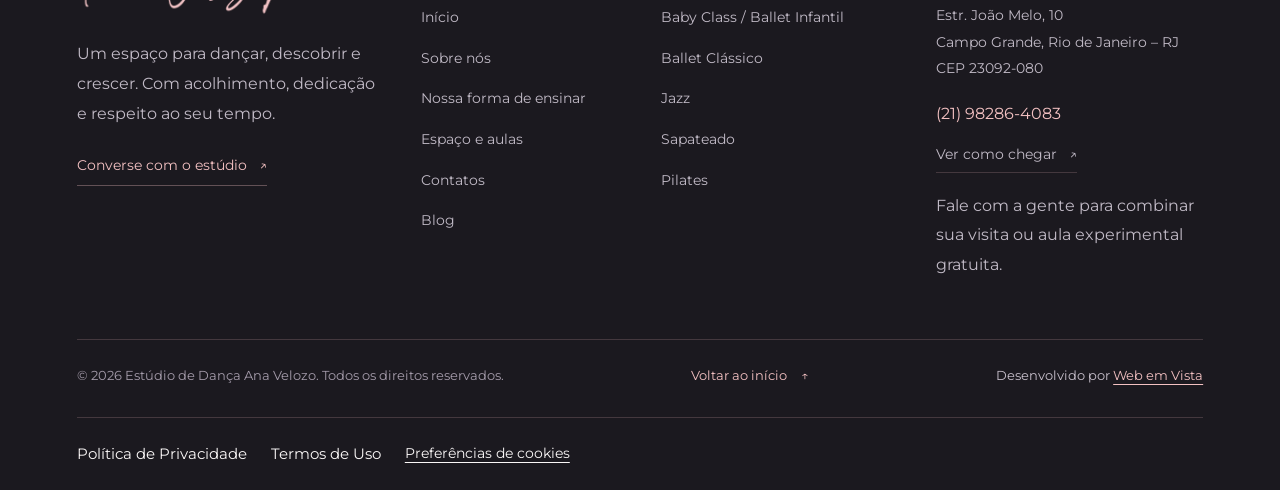
<file: modalidades/baby-class/index.html>
<!doctype html>
<html lang="pt-BR">

<head>
  <meta charset="UTF-8" />
  <meta name="viewport" content="width=device-width,initial-scale=1" />
  <meta name="description" content="Aulas de Baby Class em Campo Grande, RJ, com movimento, música e expressão corporal. Conheça a proposta para crianças e agende uma aula experimental gratuita." />
  <link rel="canonical" href="https://estudioanavelozo.com.br/modalidades/baby-class/" />
  <meta property="og:locale" content="pt_BR" />
  <meta property="og:type" content="website" />
  <meta property="og:title" content="Ballet Infantil e Baby Class em Campo Grande, RJ | Ana Velozo" />
  <meta property="og:description" content="Aulas de Baby Class em Campo Grande, RJ, com movimento, música e expressão corporal. Conheça a proposta para crianças e agende uma aula experimental gratuita." />
  <meta property="og:url" content="https://estudioanavelozo.com.br/modalidades/baby-class/" />
  <meta property="og:site_name" content="Estúdio de Dança Ana Velozo" />
  <meta property="og:image" content="https://estudioanavelozo.com.br/assets/og-logo.png" />
  <meta property="og:image:type" content="image/png" />
  <meta property="og:image:width" content="1200" />
  <meta property="og:image:height" content="630" />
  <meta property="og:image:alt" content="Estúdio de Dança Ana Velozo" />
  <meta name="twitter:card" content="summary_large_image" />
  <meta name="twitter:title" content="Ballet Infantil e Baby Class em Campo Grande, RJ | Ana Velozo" />
  <meta name="twitter:description" content="Aulas de Baby Class em Campo Grande, RJ, com movimento, música e expressão corporal. Conheça a proposta para crianças e agende uma aula experimental gratuita." />
  <meta name="twitter:image" content="https://estudioanavelozo.com.br/assets/og-logo.png" />
  <meta name="theme-color" content="#222026" />
  <link rel="icon" href="/favicon.ico" sizes="any" />
  <link rel="icon" type="image/png" sizes="32x32" href="/assets/favicon-32x32.png" />
  <link rel="icon" type="image/png" sizes="192x192" href="/assets/favicon-192x192.png" />
  <link rel="apple-touch-icon" sizes="180x180" href="/assets/apple-touch-icon.png" />
  <title>Ballet Infantil e Baby Class em Campo Grande, RJ | Ana Velozo</title>
  <link rel="preconnect" href="https://fonts.googleapis.com" />
  <link rel="preconnect" href="https://fonts.gstatic.com" crossorigin />
  <link href="https://fonts.googleapis.com/css2?family=Allura&amp;family=Cormorant+Garamond:ital,wght@0,400;0,500;0,600;1,400;1,500&amp;family=Montserrat:wght@400;500;600;700&amp;display=swap" rel="stylesheet" />
  <link rel="stylesheet" href="/style.css?v=780b00d8818f" />
  <script src="/script.js?v=2ba8a708bf9e" defer></script>
  <link rel="stylesheet" href="/modalidades/baby-class/style.css?v=276d2eee40cd" />
  <link rel="stylesheet" href="/legal.css?v=40f7b56a0d3e" />
  <script src="/privacy.js?v=a1591efb0e61" defer></script>

  <script type="application/ld+json">
    {
      "@context": "https://schema.org",
      "@type": "FAQPage",
      "mainEntity": [{
          "@type": "Question",
          "name": "Como funcionam as aulas de ballet infantil?",
          "acceptedAnswer": {
            "@type": "Answer",
            "text": "São aulas de iniciação à dança, que apresentam à criança o movimento, a música e a expressão corporal de forma adequada à fase infantil e no ritmo de cada uma."
          }
        },
        {
          "@type": "Question",
          "name": "Com que idade a criança pode começar?",
          "acceptedAnswer": {
            "@type": "Answer",
            "text": "A faixa etária das turmas é informada pelo estúdio. Em caso de dúvida, é possível conversar com o estúdio pelo WhatsApp."
          }
        },
        {
          "@type": "Question",
          "name": "A criança precisa ter experiência com dança?",
          "acceptedAnswer": {
            "@type": "Answer",
            "text": "Por ser uma aula de iniciação, ela é voltada a quem está começando."
          }
        },
        {
          "@type": "Question",
          "name": "Onde encontrar aula de ballet infantil em Campo Grande, RJ?",
          "acceptedAnswer": {
            "@type": "Answer",
            "text": "O Estúdio de Dança Ana Velozo fica na Estr. João Melo, 10, em Campo Grande, no Rio de Janeiro (CEP 23092-080). Para mais informações, fale com o estúdio pelo WhatsApp (21) 98286-4083."
          }
        },
        {
          "@type": "Question",
          "name": "Como agendar uma aula experimental gratuita?",
          "acceptedAnswer": {
            "@type": "Answer",
            "text": "Basta entrar em contato com o estúdio pelo WhatsApp (21) 98286-4083 ou pelo botão desta página."
          }
        }
      ]
    }

  </script>
</head>

<body>
  <a class="skip" href="#conteudo">Pular para o conteúdo</a>
  <header>
    <div class="container header-inner">
      <a class="brand" href="/#inicio" aria-label="Ana Velozo — início">
        <img src="/assets/logo.png" alt="Estúdio de Dança Ana Velozo" width="920" height="270" />
      </a>
      <button class="menu-toggle" aria-label="Abrir menu" aria-expanded="false" aria-controls="menu">☰</button>
      <nav id="menu" aria-label="Menu principal">
        <a href="/#inicio">Início</a>
        <a href="/sobre/">Sobre</a>
        <div class="dropdown">
          <button class="dropdown-toggle" aria-expanded="false" aria-controls="submenu">
            Modalidades
            <span class="menu-chevron" aria-hidden="true">
              <svg viewBox="0 0 16 16" fill="none" stroke="currentColor" stroke-width="1.5" stroke-linecap="round" stroke-linejoin="round" focusable="false">
                <path d="m4 6 4 4 4-4"></path>
              </svg>
            </span>
          </button>
          <div class="submenu" id="submenu">
            <a href="/modalidades/ballet-classico/">Ballet</a>
            <a href="/modalidades/baby-class/" aria-current="page">Ballet Infantil</a>
            <a href="/modalidades/jazz/">Jazz</a>
            <a href="/modalidades/sapateado/">Sapateado</a>
            <a href="/modalidades/pilates/">Pilates</a>
          </div>
        </div>
        <a href="/blog/">Blog</a>
        <a href="/contato/">Contatos</a>
      </nav>
    </div>
  </header>

  <main id="conteudo" class="baby-page">
    <section class="hero baby-hero">
      <div class="hero-visual">
        <picture>
          <source media="(max-width:820px)" srcset="/assets/baby-class-mobile.webp" />
          <img src="/assets/baby-class-desktop.webp" alt="Crianças em aula de Baby Class no Estúdio Ana Velozo em Campo Grande RJ" width="2000" height="885" fetchpriority="high" />
        </picture>
      </div>
      <div class="container hero-inner">
        <div class="hero-copy">
          <h1>Aula de ballet infantil em <em>Campo Grande, RJ</em></h1>
          <p>
            Aulas de dança para crianças com alegria, acolhimento e respeito ao tempo de cada uma. No Estúdio de Dança
            Ana Velozo, a criança dá os primeiros passos na dança e descobre o movimento, a música e a expressão
            corporal.
          </p>
          <div class="actions">
            <a class="button" href="https://wa.me/5521982864083?text=Ol%C3%A1%21%20Quero%20agendar%20uma%20aula%20experimental%20gratuita%20de%20Baby%20Class." target="_blank" rel="noopener">Agende uma aula experimental gratuita <span aria-hidden="true">↗</span>
            </a>
          </div>
        </div>
      </div>
    </section>
    <section class="ballet-watermark-section section baby-intro">
      <span class="ballet-watermark ballet-watermark-shoes ballet-watermark-left" aria-hidden="true"></span>
      <div class="container">
        <div class="center-heading">
          <h2>Como funciona a Baby Class de ballet infantil?</h2>
          <p>
            A aula de ballet infantil do Estúdio de Dança Ana Velozo é a porta de entrada da criança no mundo da
            dança. É uma proposta de iniciação: a criança conhece o movimento, a música e o próprio corpo em um
            ambiente leve, pensado para a fase em que ela está.
          </p>
        </div>
        <div class="baby-class-gallery">
          <img class="baby-gallery-photo" src="/assets/baby-class-aula-1.webp" width="825" height="1100" alt="" loading="lazy" />
          <img class="baby-gallery-photo" src="/assets/baby-class-aula-2.webp" width="825" height="1100" alt="" loading="lazy" />
          <img class="baby-gallery-photo" src="/assets/baby-class-aula-3.webp" width="825" height="1100" alt="" loading="lazy" />
        </div>
        <div class="baby-class-topics">
          <article>
            <h3>O que é a Baby Class</h3>
            <p>
              Baby Class é o nome que o estúdio usa para essa etapa de iniciação. Na prática, é o primeiro contato da
              criança com a dança e com a experiência de aprender em grupo.
            </p>
          </article>
          <article>
            <h3>Para quem é a aula</h3>
            <p>
              A aula é voltada a crianças que estão começando na dança. Se ficar alguma dúvida sobre o momento certo
              para começar, é possível conversar diretamente com o estúdio.
            </p>
          </article>
          <article>
            <h3>O que acontece na aula</h3>
            <p>A aula reúne movimento, música e expressão corporal em atividades adequadas à infância.</p>
          </article>
        </div>
        <div class="center-heading">
          <div class="actions">
            <a class="button" href="https://wa.me/5521982864083?text=Ol%C3%A1%21%20Quero%20agendar%20uma%20aula%20experimental%20gratuita%20de%20Baby%20Class." target="_blank" rel="noopener">Agende uma aula experimental gratuita <span aria-hidden="true">↗</span>
            </a>
          </div>
        </div>
      </div>
    </section>
    <section class="ballet-watermark-section section baby-experience">
      <span class="ballet-watermark ballet-watermark-dancer ballet-watermark-right" aria-hidden="true"></span>
      <div class="container">
        <div class="center-heading">
          <h2>O que as crianças aprendem no ballet infantil?</h2>
        </div>
        <div class="baby-cards">
          <article>
            <svg class="baby-card-icon" aria-hidden="true" viewBox="0 0 24 24" fill="none" stroke="currentColor" stroke-width="1.5" stroke-linecap="round" stroke-linejoin="round">
              <circle cx="15" cy="4" r="2"></circle>
              <path d="m4 10 5 1 4-3 3 5 4 1m-7-6-3 8-5 4m5-4 6 1 2 4"></path>
            </svg>
            <h3>Movimento</h3>
            <p>
              A criança experimenta diferentes formas de se mover, em atividades pensadas para a infância e no ritmo
              de cada uma. É um jeito de conhecer o próprio corpo brincando.
            </p>
          </article>
          <article>
            <svg class="baby-card-icon" aria-hidden="true" viewBox="0 0 24 24" fill="none" stroke="currentColor" stroke-width="1.5" stroke-linecap="round" stroke-linejoin="round">
              <path d="M9 18V5l12-2v13M9 9l12-2"></path>
              <ellipse cx="6" cy="18" rx="3" ry="2"></ellipse>
              <ellipse cx="18" cy="16" rx="3" ry="2"></ellipse>
            </svg>
            <h3>Música e musicalidade</h3>
            <p>
              A música faz parte da aula. A criança pode aprender a escutar, perceber o ritmo e relacionar o som ao
              movimento de forma lúdica.
            </p>
          </article>
          <article>
            <svg class="baby-card-icon" aria-hidden="true" viewBox="0 0 24 24" fill="none" stroke="currentColor" stroke-width="1.5" stroke-linecap="round" stroke-linejoin="round">
              <path d="M12 21S3 16 3 9a5 5 0 0 1 9-3 5 5 0 0 1 9 3c0 7-9 12-9 12Z"></path>
            </svg>
            <h3>Expressão corporal</h3>
            <p>
              Dançar também é se expressar. A aula abre espaço para que a criança use o corpo para comunicar o que
              sente e ganhe confiança aos poucos, sem pressa.
            </p>
          </article>
          <article>
            <svg class="baby-card-icon" aria-hidden="true" viewBox="0 0 24 24" fill="none" stroke="currentColor" stroke-width="1.5" stroke-linecap="round" stroke-linejoin="round">
              <circle cx="8" cy="7" r="3"></circle>
              <circle cx="17" cy="9" r="2.5"></circle>
              <path d="M2 20v-2a6 6 0 0 1 12 0v2m2-6a5 5 0 0 1 6 5v1"></path>
            </svg>
            <h3>Criatividade e convivência</h3>
            <p>Em grupo, a criança convive com outras crianças, aprende a dançar junto e se diverte com a turma.</p>
          </article>
        </div>
      </div>
    </section>
    <section class="section teaching">
      <div class="container teaching-grid">
        <div>
          <h2>Como ensinamos ballet respeitando o ritmo de cada criança</h2>
          <p>
            O que orienta as aulas do Estúdio de Dança Ana Velozo é a forma de ensinar. Quatro princípios guiam o
            trabalho com as crianças.
          </p>
        </div>
        <div class="principles">
          <article>
            <div>
              <h3>Aprender com alegria</h3>
              <p>
                Para a criança pequena, aprender e brincar caminham juntos. Por isso, a alegria faz parte da proposta,
                e não é um detalhe: quem se sente à vontade na aula tende a participar com mais disposição.
              </p>
            </div>
          </article>
          <article>
            <div>
              <h3>Respeito ao tempo de cada criança</h3>
              <p>
                Cada criança tem seu ritmo para se adaptar, perder a timidez e aprender os movimentos. No estúdio,
                esse tempo é respeitado.
              </p>
            </div>
          </article>
          <article>
            <div>
              <h3>Responsabilidade e dedicação</h3>
              <p>
                As aulas são conduzidas com seriedade e cuidado, com atenção ao que cada criança precisa em cada
                momento.
              </p>
            </div>
          </article>
          <article>
            <div>
              <h3>Um ambiente acolhedor</h3>
              <p>
                O estúdio busca ser um lugar onde a criança se sinta segura e onde a família se sinta à vontade para
                conversar e tirar dúvidas.
              </p>
            </div>
          </article>
        </div>
      </div>
    </section>
    <section class="section baby-studio">
      <div class="container">
        <div class="baby-copy">
          <h2>Conheça o Estúdio de Dança Ana Velozo</h2>
          <p>
            O Estúdio de Dança Ana Velozo é uma escola de dança que recebe crianças, adolescentes e adultos. A missão
            é ensinar dança com amor e acolhimento, promovendo desenvolvimento, autoestima e alegria em um ambiente
            onde as pessoas se sintam parte de uma família.
          </p>
          <p>
            À frente do estúdio está Ana Paula Velozo, que tem 20 anos de experiência na área da educação. Essa
            trajetória acompanha o compromisso do estúdio de ensinar com responsabilidade e dedicação. Família,
            acolhimento, desenvolvimento, alegria e amor pela dança são os valores que guiam o dia a dia.
          </p>
          <p>Além da iniciação infantil, o estúdio oferece Ballet Clássico, Jazz, Sapateado e Pilates.</p>
          <div class="actions">
            <a class="button outline" href="/sobre/">Conheça o Estúdio <span aria-hidden="true">→</span>
            </a>
          </div>
        </div>
      </div>
    </section>
    <section class="section baby-surface">
      <div class="container baby-split">
        <div class="baby-copy">
          <h2>Onde fazer aulas de ballet infantil em Campo Grande, RJ?</h2>
          <p>
            Se você procura aulas de dança para crianças, o Estúdio de Dança Ana Velozo fica em Campo Grande, no Rio
            de Janeiro. Quem quiser conhecer a Baby Class pode visitar o estúdio ou entrar em contato antes para tirar
            dúvidas.
          </p>
          <address>
            <strong>Estúdio de Dança Ana Velozo</strong><br />Estr. João Melo, 10, Campo Grande, Rio de Janeiro, RJ,
            CEP 23092-080
          </address>
          <ul class="baby-contact-list" aria-label="Canais de contato">
            <li>
              <svg aria-hidden="true" viewBox="0 0 24 24" fill="none" stroke="currentColor" stroke-width="1.6">
                <path d="M21 11a9 9 0 0 1-13 8l-5 2 1-5A9 9 0 1 1 21 11Z"></path>
                <path d="M8 8c1 4 3 6 7 7"></path>
              </svg>
              <div>
                <strong>WhatsApp</strong>
                <a href="https://wa.me/5521982864083?text=Ol%C3%A1%21%20Quero%20agendar%20uma%20aula%20experimental%20gratuita%20de%20Baby%20Class.">(21)
                  98286-4083</a>
              </div>
            </li>
            <li>
              <svg aria-hidden="true" viewBox="0 0 24 24" fill="none" stroke="currentColor" stroke-width="1.6">
                <rect x="3" y="5" width="18" height="14" rx="2"></rect>
                <path d="m3 7 9 6 9-6"></path>
              </svg>
              <div><strong>E-mail</strong>
                <a href="mailto:ed.anavelozo@gmail.com">ed.anavelozo@gmail.com</a>
              </div>
            </li>
            <li>
              <svg aria-hidden="true" viewBox="0 0 24 24" fill="none" stroke="currentColor" stroke-width="1.6">
                <rect x="3" y="3" width="18" height="18" rx="5"></rect>
                <circle cx="12" cy="12" r="4"></circle>
                <path d="M17 7h.01"></path>
              </svg>
              <div>
                <strong>Instagram</strong>
                <a href="https://www.instagram.com/edancaanavelozo/">@edancaanavelozo</a>
              </div>
            </li>
          </ul>
          <div class="actions">
            <a class="button" href="https://wa.me/5521982864083?text=Ol%C3%A1%21%20Quero%20agendar%20uma%20aula%20experimental%20gratuita%20de%20Baby%20Class." target="_blank" rel="noopener">Agende sua aula pelo WhatsApp <span aria-hidden="true">↗</span>
            </a>
          </div>
        </div>
        <div class="location-map">
          <iframe title="Localização do Estúdio de Dança Ana Velozo no Google Maps" width="400" height="300" style="border: 0" allowfullscreen loading="lazy" referrerpolicy="strict-origin-when-cross-origin" data-map-src="https://www.google.com/maps/embed?pb=!1m18!1m12!1m3!1d3676.0703983615476!2d-43.5495029!3d-22.8738577!2m3!1f0!2f0!3f0!3m2!1i1024!2i768!4f13.1!3m3!1m2!1s0x9be12bf1a7f3cd%3A0x7181696cbaff1a4d!2sEst%C3%BAdio%20de%20Dan%C3%A7a%20Ana%20Velozo%20-%20Dan%C3%A7a%20e%20Pilates!5e0!3m2!1spt-BR!2sbr!4v1794537131840!5m2!1spt-BR!2sbr" hidden="hidden"></iframe>
          <div class="map-consent-placeholder" data-map-placeholder>
            <strong>Localização do estúdio</strong>
            <p>
              Para exibir o mapa, permita a conexão com o Google Maps. O serviço pode usar cookies e receber dados de
              navegação.
            </p>
            <button type="button" data-map-allow>Permitir e exibir mapa</button>
            <a href="https://www.google.com/maps/search/?api=1&amp;query=Estrada+Joao+Melo+10+Campo+Grande+Rio+de+Janeiro" target="_blank" rel="noopener">Abrir no Google Maps</a>
          </div>
        </div>
      </div>
    </section>
    <section class="ballet-watermark-section section baby-faq-section">
      <span class="ballet-watermark ballet-watermark-shoes ballet-watermark-right" aria-hidden="true"></span>
      <div class="container">
        <div class="center-heading">
          <h2>Perguntas frequentes sobre o ballet infantil</h2>
        </div>
        <div class="baby-faq">
          <details>
            <summary>Como funcionam as aulas de ballet infantil?</summary>
            <p>
              São aulas de iniciação à dança, que apresentam à criança o movimento, a música e a expressão corporal de
              forma adequada à fase infantil e no ritmo de cada uma.
            </p>
          </details>
          <details>
            <summary>Com que idade a criança pode começar?</summary>
            <p>
              A faixa etária das turmas é informada pelo estúdio. Em caso de dúvida, é possível conversar com o
              estúdio pelo WhatsApp.
            </p>
          </details>
          <details>
            <summary>A criança precisa ter experiência com dança?</summary>
            <p>Por ser uma aula de iniciação, ela é voltada a quem está começando.</p>
          </details>
          <details>
            <summary>Onde encontrar aula de ballet infantil em Campo Grande, RJ?</summary>
            <p>
              O Estúdio de Dança Ana Velozo fica na Estr. João Melo, 10, em Campo Grande, no Rio de Janeiro (CEP
              23092-080). Para mais informações, fale com o estúdio pelo WhatsApp (21) 98286-4083.
            </p>
          </details>
          <details>
            <summary>Como agendar uma aula experimental gratuita?</summary>
            <p>
              Basta entrar em contato com o estúdio pelo
              <a href="https://wa.me/5521982864083?text=Ol%C3%A1%21%20Quero%20agendar%20uma%20aula%20experimental%20gratuita%20de%20Baby%20Class.">WhatsApp
                (21) 98286-4083</a>
              ou pelo botão desta página.
            </p>
          </details>
        </div>
      </div>
    </section>
    <section class="final-cta baby-cta">
      <div class="container center-heading">
        <h2>Agende uma aula experimental de ballet infantil em Campo Grande, RJ</h2>
        <p>
          Agende uma aula experimental gratuita e conheça de perto a proposta do estúdio, o ambiente e a forma de
          ensinar. Fale pelo WhatsApp e tire suas dúvidas sobre a aula de ballet infantil.
        </p>
        <a class="button dark" href="https://wa.me/5521982864083?text=Ol%C3%A1%21%20Quero%20agendar%20uma%20aula%20experimental%20gratuita%20de%20Baby%20Class." target="_blank" rel="noopener">Agende uma aula experimental gratuita <span aria-hidden="true">↗</span>
        </a>
      </div>
    </section>
  </main>
  <footer class="institutional-footer">
    <div class="container footer-grid">
      <div class="footer-identity">
        <a class="brand" href="/#inicio" aria-label="Estúdio Ana Velozo — início">
          <img src="/assets/logo.png" alt="Estúdio de Dança Ana Velozo" width="920" height="270" loading="lazy" />
        </a>
        <p>Um espaço para dançar, descobrir e crescer. Com acolhimento, dedicação e respeito ao seu tempo.</p>
        <a class="footer-contact-link" href="https://wa.me/5521982864083" target="_blank" rel="noopener">Converse com o
          estúdio <span aria-hidden="true">↗</span>
        </a>
      </div>
      <div class="footer-column">
        <h3>O estúdio</h3>
        <ul>
          <li>
            <a href="/#inicio">Início</a>
          </li>
          <li>
            <a href="/sobre/">Sobre nós</a>
          </li>
          <li>
            <a href="/#ensino">Nossa forma de ensinar</a>
          </li>
          <li>
            <a href="/#espaco">Espaço e aulas</a>
          </li>
          <li>
            <a href="/contato/">Contatos</a>
          </li>
          <li>
            <a href="/blog/">Blog</a>
          </li>
        </ul>
      </div>
      <div class="footer-column">
        <h3>Modalidades</h3>
        <ul>
          <li>
            <a href="/modalidades/baby-class/" aria-current="page">Baby Class / Ballet Infantil</a>
          </li>
          <li>
            <a href="/modalidades/ballet-classico/">Ballet Clássico</a>
          </li>
          <li>
            <a href="/modalidades/jazz/">Jazz</a>
          </li>
          <li>
            <a href="/modalidades/sapateado/">Sapateado</a>
          </li>
          <li>
            <a href="/modalidades/pilates/">Pilates</a>
          </li>
        </ul>
      </div>
      <div class="footer-column footer-location">
        <h3>Venha nos conhecer</h3>
        <address>Estr. João Melo, 10<br />Campo Grande, Rio de Janeiro – RJ<br />CEP 23092-080</address>
        <a href="https://wa.me/5521982864083" target="_blank" rel="noopener" class="footer-phone">(21) 98286-4083</a>
        <a href="https://www.google.com/maps/search/?api=1&amp;query=Estrada+Joao+Melo+10+Campo+Grande+Rio+de+Janeiro" target="_blank" rel="noopener" class="footer-directions">Ver como chegar <span aria-hidden="true">↗</span>
        </a>
        <p>Fale com a gente para combinar sua visita ou aula experimental gratuita.</p>
      </div>
    </div>
    <div class="container footer-bottom">
      <small>© <span id="year">2026</span> Estúdio de Dança Ana Velozo. Todos os direitos reservados.</small>
      <a href="/#inicio" class="footer-back">Voltar ao início <span aria-hidden="true">↑</span>
      </a>
      <span class="footer-developer">Desenvolvido por
        <a href="https://www.webemvista.com.br/" target="_blank" rel="noopener">Web em Vista</a>
      </span>
    </div>
    <nav class="container footer-legal-links" aria-label="Informações legais">
      <a href="/privacidade/">Política de Privacidade</a>
      <a href="/termos-de-uso/">Termos de Uso</a>
      <button type="button" data-privacy-open>Preferências de cookies</button>
    </nav>
  </footer>
  <dialog id="modality-dialog" aria-labelledby="dialog-title">
    <button class="dialog-close" aria-label="Fechar detalhes">×</button>
    <p class="eyebrow">ENCONTRE O SEU MOVIMENTO</p>
    <h2 id="dialog-title"></h2>
    <p id="dialog-description"></p>
    <p>Converse com a gente para conhecer as turmas, os horários e a aula mais indicada para você ou seu filho.</p>
    <a class="button" id="dialog-whatsapp" href="https://wa.me/5521982864083?text=Ol%C3%A1%21%20Quero%20agendar%20uma%20aula%20experimental%20gratuita." target="_blank" rel="noopener">Quero conhecer esta modalidade ↗</a>
  </dialog>
  <a class="whatsapp-float" href="https://wa.me/5521982864083?text=Ol%C3%A1%21%20Quero%20saber%20mais%20sobre%20as%20aulas%20do%20est%C3%BAdio." target="_blank" rel="noopener" aria-label="Falar com o Estúdio Ana Velozo pelo WhatsApp (abre em nova aba)">
    <svg viewBox="0 0 24 24" aria-hidden="true" focusable="false" fill="currentColor">
      <path d="M20.52 3.48A11.91 11.91 0 0 0 12.04 0C5.43 0 .04 5.38.04 12c0 2.12.55 4.19 1.6 6.02L0 24l6.14-1.61A12.02 12.02 0 0 0 12.04 24H12c6.62 0 12-5.38 12-12 0-3.21-1.24-6.22-3.48-8.52ZM12.04 21.98a9.98 9.98 0 0 1-5.08-1.39l-.37-.22-3.64.96.97-3.55-.24-.38a9.92 9.92 0 0 1-1.53-5.4c0-5.5 4.47-9.98 9.98-9.98 2.66 0 5.17 1.04 7.05 2.93A9.9 9.9 0 0 1 22.1 12c0 5.5-4.48 9.98-10.06 9.98Zm5.48-7.48c-.3-.15-1.77-.87-2.05-.97-.28-.1-.48-.15-.68.15-.2.3-.77.97-.95 1.17-.17.2-.35.22-.65.07-.3-.15-1.26-.46-2.4-1.48-.89-.79-1.49-1.77-1.66-2.07-.18-.3-.02-.46.13-.61.13-.13.3-.35.45-.53.15-.17.2-.3.3-.5.1-.2.05-.37-.03-.52-.07-.15-.67-1.62-.92-2.22-.24-.58-.48-.5-.67-.51h-.58c-.2 0-.52.07-.8.37-.27.3-1.04 1.02-1.04 2.49 0 1.47 1.07 2.89 1.22 3.09.15.2 2.11 3.22 5.11 4.51.71.31 1.27.49 1.7.63.71.23 1.36.2 1.87.12.57-.09 1.77-.72 2.02-1.42.25-.7.25-1.3.17-1.42-.07-.13-.27-.2-.57-.35Z">
      </path>
    </svg>
  </a>
  <section id="privacy-banner" class="privacy-banner" aria-label="Sua privacidade" hidden>
    <h2>Você escolhe se quer usar o mapa</h2>
    <p>
      O Google Maps só é carregado com sua permissão e pode usar cookies e dados de navegação. Sua escolha fica salva
      neste navegador. <a href="/privacidade/">Saiba mais</a>.
    </p>
    <div class="privacy-actions">
      <button type="button" data-privacy-reject>Recusar opcionais</button>
      <button type="button" data-privacy-accept>Permitir mapa</button>
    </div>
  </section>
  <dialog id="privacy-settings" class="privacy-settings" aria-labelledby="privacy-title">
    <button type="button" class="dialog-close" id="privacy-close" aria-label="Fechar preferências">×</button>
    <h2 id="privacy-title">Preferências de cookies</h2>
    <p>O mapa do Google é opcional. A navegação e o contato com o estúdio continuam disponíveis sem ele.</p>
    <label>
      <input type="checkbox" id="privacy-maps" />Permitir Google Maps
    </label>
    <p>
      A escolha é salva localmente por até 180 dias. Ao desativar, os mapas incorporados deixam de carregar. Para
      apagar cookies já criados pelo Google, use as configurações do navegador.
    </p>
    <div class="privacy-actions">
      <button type="button" data-privacy-reject>Recusar opcionais</button>
      <button type="button" id="privacy-save">Salvar
        preferências</button>
    </div>
  </dialog>
</body>

</html>
</file>
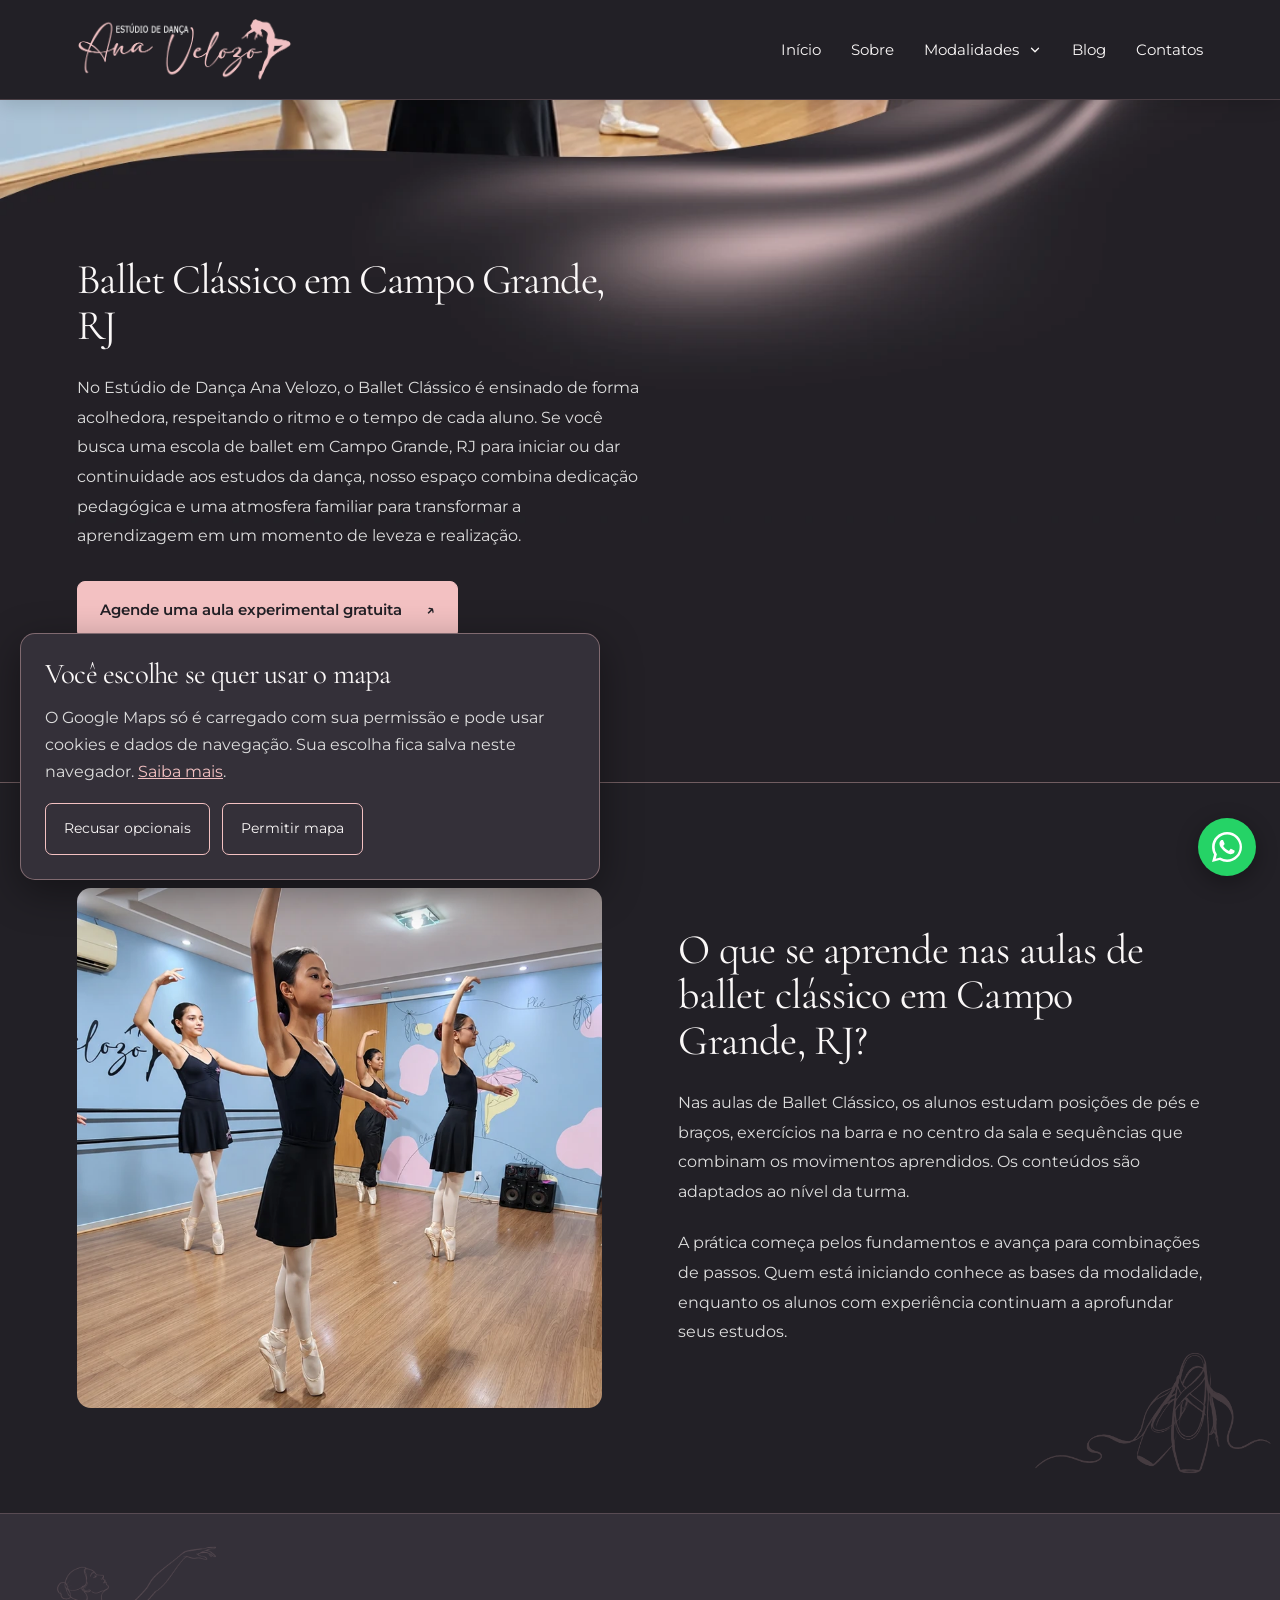
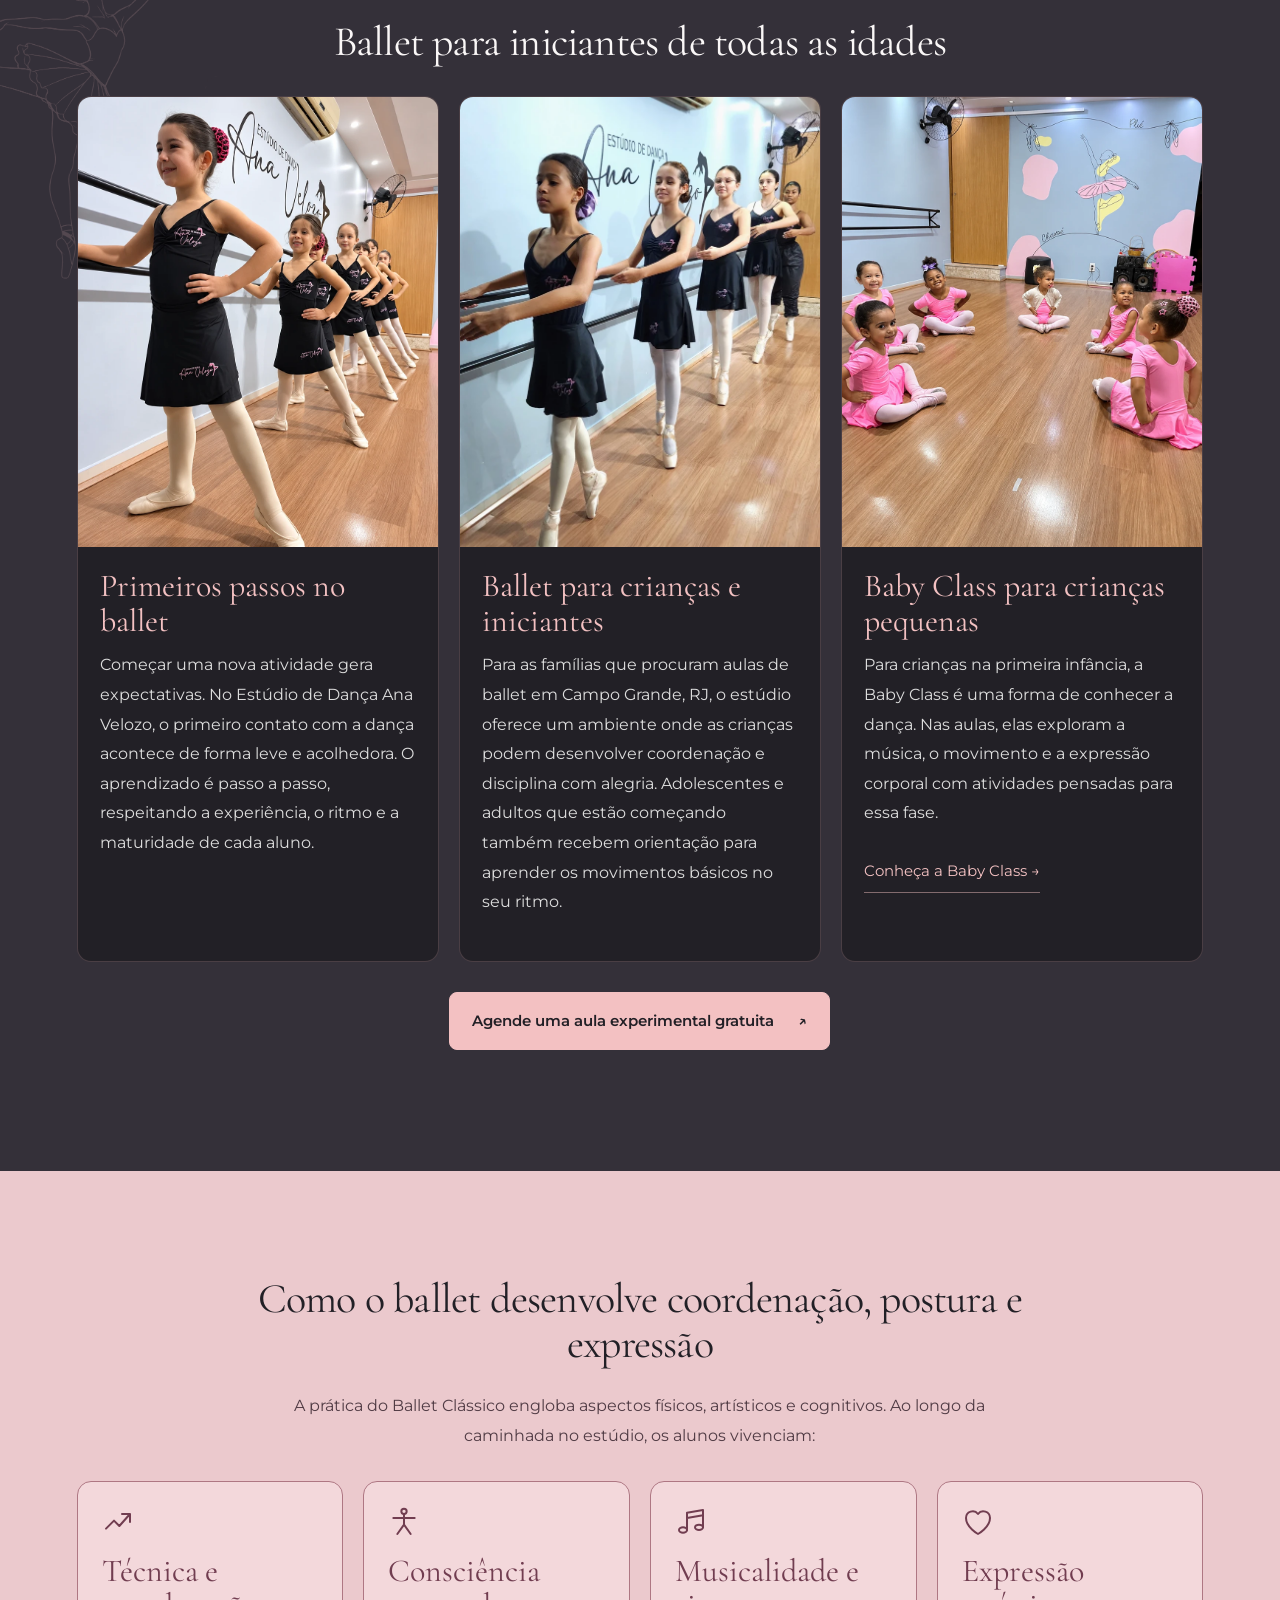
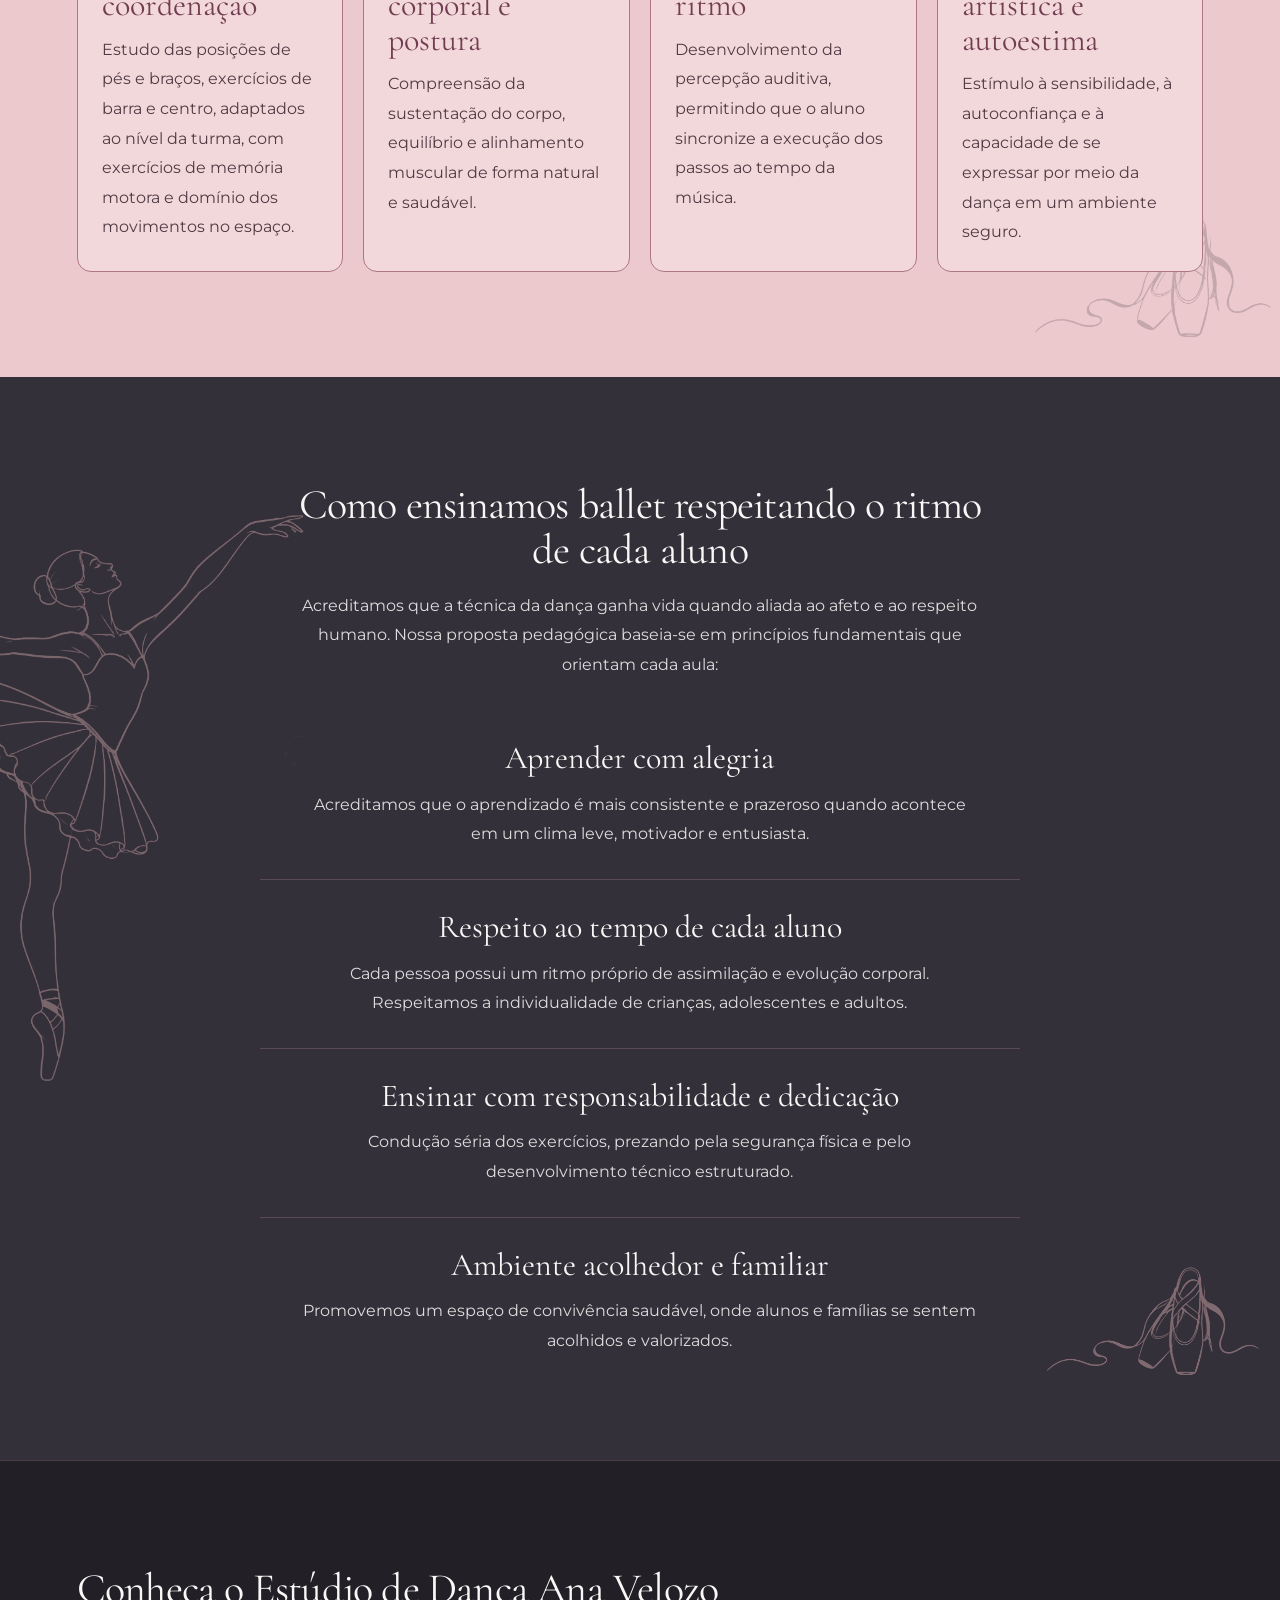
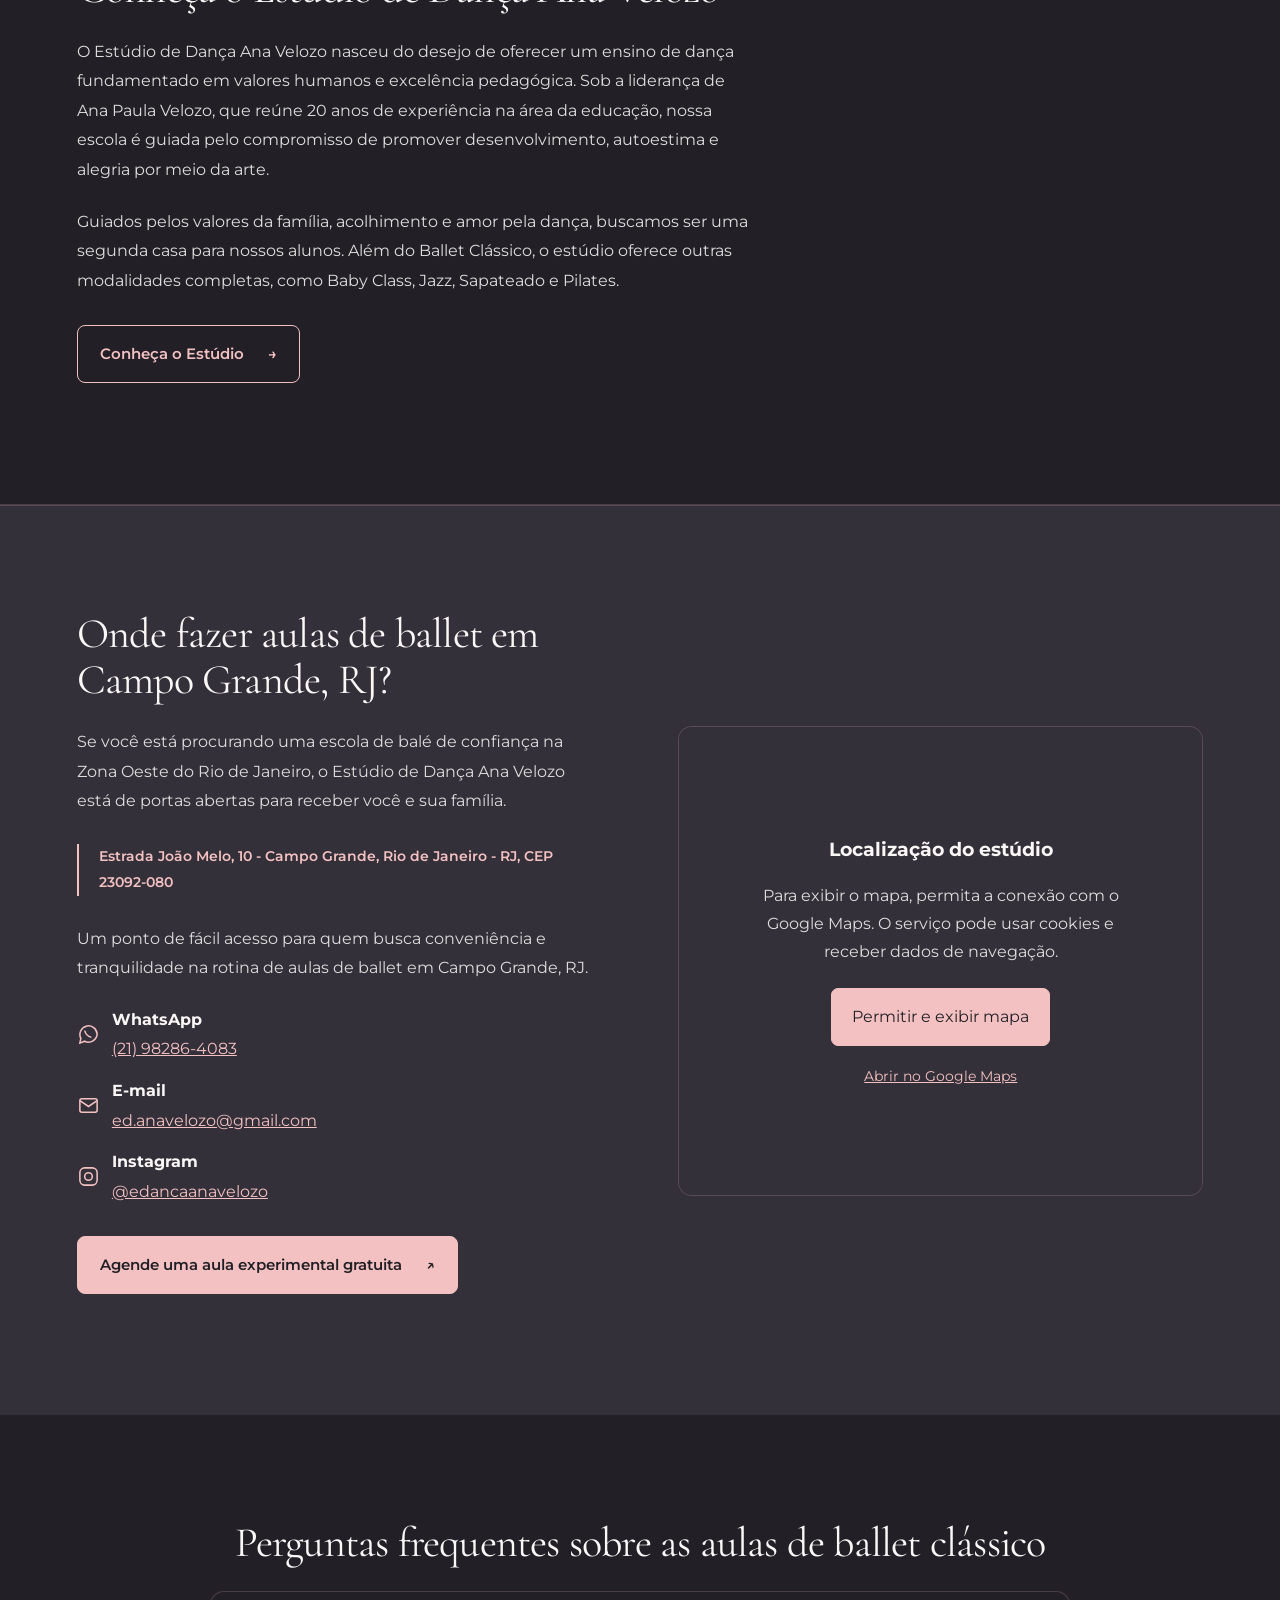
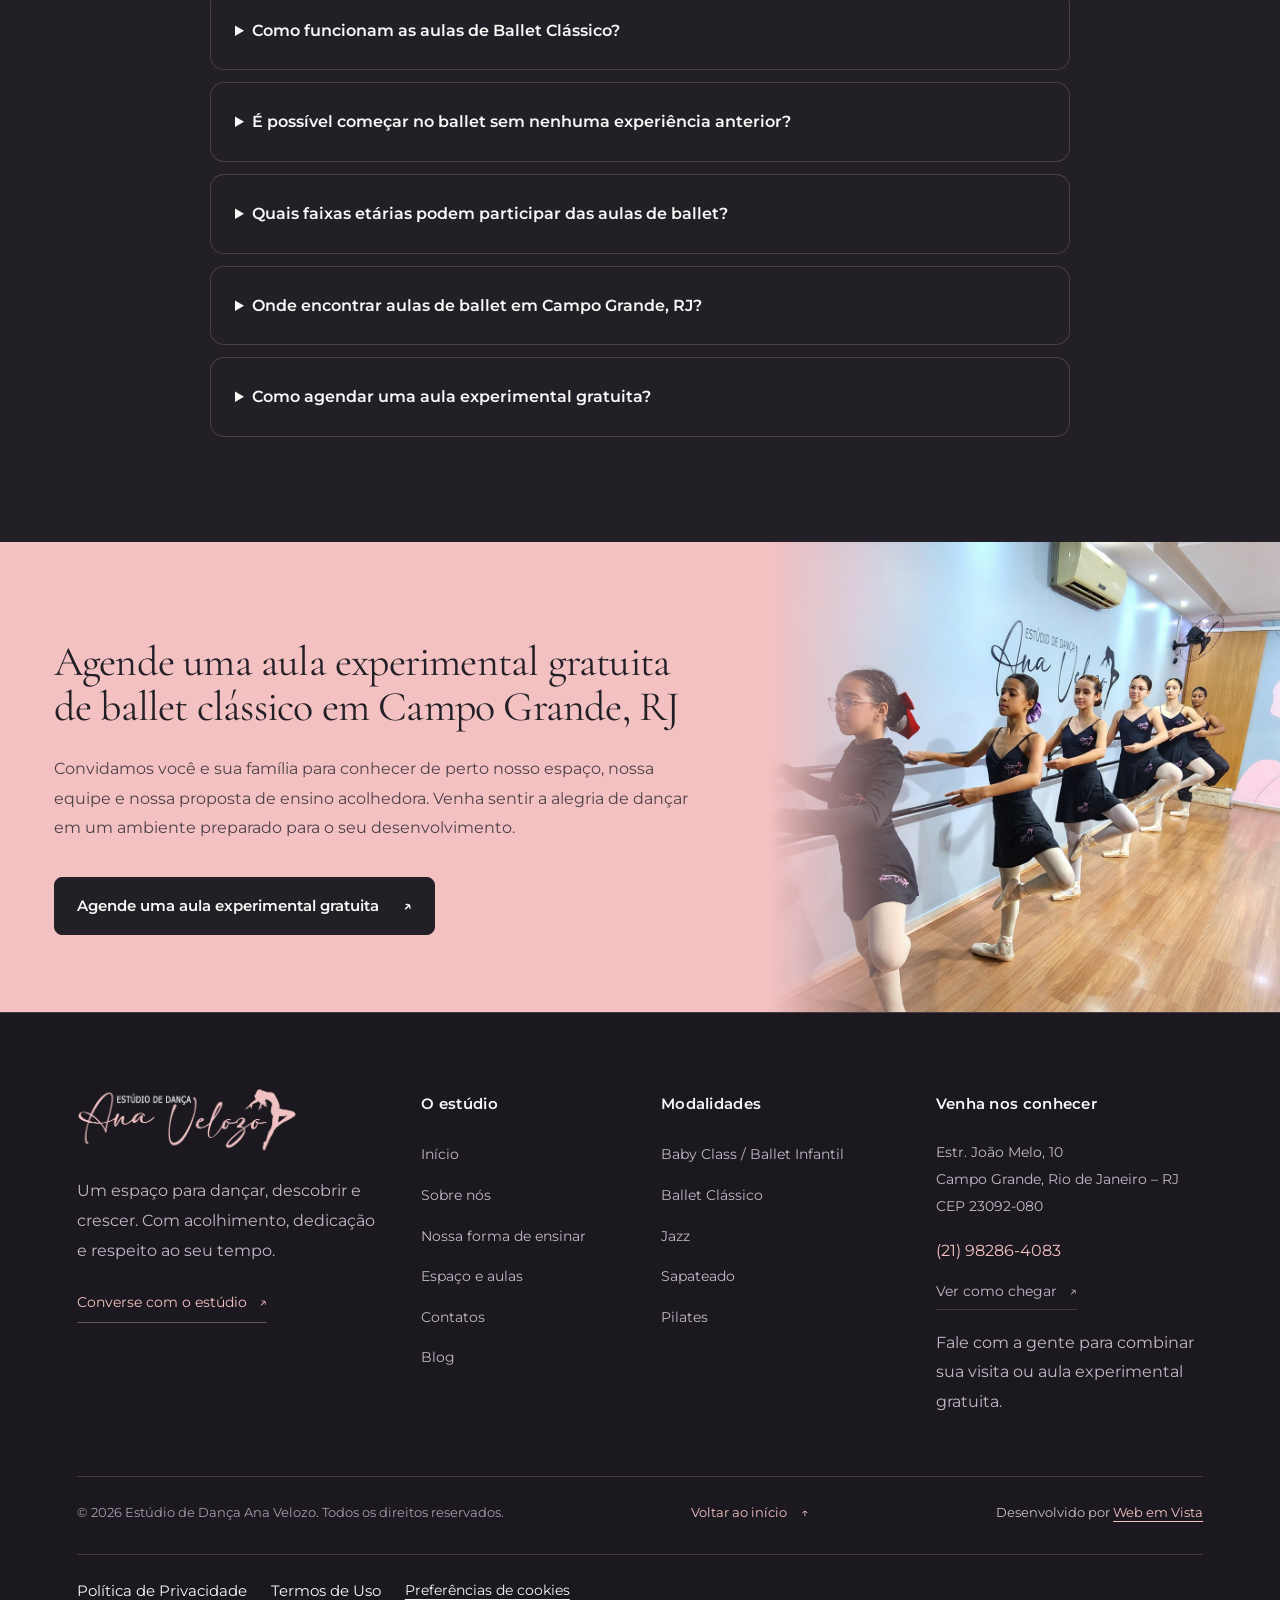
<file: modalidades/ballet-classico/index.html>
<!doctype html>
<html lang="pt-BR">

<head>
  <meta charset="UTF-8" />
  <meta name="viewport" content="width=device-width,initial-scale=1" />
  <meta name="description" content="Conheça as aulas de Ballet Clássico em Campo Grande, RJ, para crianças, adolescentes e adultos. Aprenda no seu ritmo em um ambiente acolhedor." />
  <link rel="canonical" href="https://estudioanavelozo.com.br/modalidades/ballet-classico/" />
  <meta property="og:locale" content="pt_BR" />
  <meta property="og:type" content="website" />
  <meta property="og:title" content="Ballet Clássico em Campo Grande, RJ | Estúdio Ana Velozo" />
  <meta property="og:description" content="Conheça as aulas de Ballet Clássico em Campo Grande, RJ, para crianças, adolescentes e adultos. Aprenda no seu ritmo em um ambiente acolhedor." />
  <meta property="og:url" content="https://estudioanavelozo.com.br/modalidades/ballet-classico/" />
  <meta property="og:site_name" content="Estúdio de Dança Ana Velozo" />
  <meta property="og:image" content="https://estudioanavelozo.com.br/assets/og-logo.png" />
  <meta property="og:image:type" content="image/png" />
  <meta property="og:image:width" content="1200" />
  <meta property="og:image:height" content="630" />
  <meta property="og:image:alt" content="Estúdio de Dança Ana Velozo" />
  <meta name="twitter:card" content="summary_large_image" />
  <meta name="twitter:title" content="Ballet Clássico em Campo Grande, RJ | Estúdio Ana Velozo" />
  <meta name="twitter:description" content="Conheça as aulas de Ballet Clássico em Campo Grande, RJ, para crianças, adolescentes e adultos. Aprenda no seu ritmo em um ambiente acolhedor." />
  <meta name="twitter:image" content="https://estudioanavelozo.com.br/assets/og-logo.png" />
  <meta name="theme-color" content="#222026" />
  <link rel="icon" href="/favicon.ico" sizes="any" />
  <link rel="icon" type="image/png" sizes="32x32" href="/assets/favicon-32x32.png" />
  <link rel="icon" type="image/png" sizes="192x192" href="/assets/favicon-192x192.png" />
  <link rel="apple-touch-icon" sizes="180x180" href="/assets/apple-touch-icon.png" />
  <title>Ballet Clássico em Campo Grande, RJ | Estúdio Ana Velozo</title>
  <link rel="preconnect" href="https://fonts.googleapis.com" />
  <link rel="preconnect" href="https://fonts.gstatic.com" crossorigin />
  <link href="https://fonts.googleapis.com/css2?family=Allura&amp;family=Cormorant+Garamond:ital,wght@0,400;0,500;0,600;1,400;1,500&amp;family=Montserrat:wght@400;500;600;700&amp;display=swap" rel="stylesheet" />
  <link rel="stylesheet" href="/style.css?v=780b00d8818f" />
  <script src="/script.js?v=2ba8a708bf9e" defer></script>
  <link rel="stylesheet" href="/modalidades/baby-class/style.css?v=d8f15e6a2d3c" />
  <link rel="stylesheet" href="/modalidades/ballet-classico/style.css?v=3e026383ee21" />
  <link rel="stylesheet" href="/legal.css?v=40f7b56a0d3e" />
  <script src="/privacy.js?v=a1591efb0e61" defer></script>

  <script type="application/ld+json">
    {
      "@context": "https://schema.org",
      "@type": "FAQPage",
      "mainEntity": [{
          "@type": "Question",
          "name": "Como funcionam as aulas de Ballet Clássico?",
          "acceptedAnswer": {
            "@type": "Answer",
            "text": "As aulas combinam exercícios de aquecimento, trabalho de barra, centro e sequências coreográficas adaptadas ao nível da turma. Tudo é conduzido com foco na postura, consciência corporal e desenvolvimento técnico progressivo."
          }
        },
        {
          "@type": "Question",
          "name": "É possível começar no ballet sem nenhuma experiência anterior?",
          "acceptedAnswer": {
            "@type": "Answer",
            "text": "Sim! Oferecemos aulas de ballet para iniciantes onde o ensino é iniciado do zero. O aluno aprende os conceitos e posições básicas em seu próprio ritmo, com orientação dedicada e ambiente acolhedor."
          }
        },
        {
          "@type": "Question",
          "name": "Quais faixas etárias podem participar das aulas de ballet?",
          "acceptedAnswer": {
            "@type": "Answer",
            "text": "Atendemos crianças, adolescentes e adultos em turmas organizadas. Para crianças bem pequenas, recomendamos também a modalidade Baby Class."
          }
        },
        {
          "@type": "Question",
          "name": "Onde encontrar aulas de ballet em Campo Grande, RJ?",
          "acceptedAnswer": {
            "@type": "Answer",
            "text": "O Estúdio de Dança Ana Velozo fica localizado na Estrada João Melo, 10 - Campo Grande, Rio de Janeiro - RJ (CEP 23092-080), sendo uma excelente opção de escola de ballet na região."
          }
        },
        {
          "@type": "Question",
          "name": "Como agendar uma aula experimental gratuita?",
          "acceptedAnswer": {
            "@type": "Answer",
            "text": "O agendamento é simples e rápido! Basta clicar no botão de WhatsApp nesta página ou entrar em contato pelo número (21) 98286-4083 para escolher o melhor dia e horário."
          }
        }
      ]
    }

  </script>
</head>

<body>
  <a class="skip" href="#conteudo">Pular para o conteúdo</a>
  <header>
    <div class="container header-inner">
      <a class="brand" href="/#inicio" aria-label="Ana Velozo — início">
        <img src="/assets/logo.png" alt="Estúdio de Dança Ana Velozo" width="920" height="270" />
      </a>
      <button class="menu-toggle" aria-label="Abrir menu" aria-expanded="false" aria-controls="menu">☰</button>
      <nav id="menu" aria-label="Menu principal">
        <a href="/#inicio">Início</a>
        <a href="/sobre/">Sobre</a>
        <div class="dropdown">
          <button class="dropdown-toggle" aria-expanded="false" aria-controls="submenu">
            Modalidades
            <span class="menu-chevron" aria-hidden="true">
              <svg viewBox="0 0 16 16" fill="none" stroke="currentColor" stroke-width="1.5" stroke-linecap="round" stroke-linejoin="round" focusable="false">
                <path d="m4 6 4 4 4-4"></path>
              </svg>
            </span>
          </button>
          <div class="submenu" id="submenu">
            <a href="/modalidades/ballet-classico/" aria-current="page">Ballet</a>
            <a href="/modalidades/baby-class/">Ballet Infantil</a>
            <a href="/modalidades/jazz/">Jazz</a>
            <a href="/modalidades/sapateado/">Sapateado</a>
            <a href="/modalidades/pilates/">Pilates</a>
          </div>
        </div>
        <a href="/blog/">Blog</a>
        <a href="/contato/">Contatos</a>
      </nav>
    </div>
  </header>

  <main id="conteudo" class="classic-page">
    <section class="hero baby-hero">
      <div class="hero-visual">
        <picture>
          <source media="(max-width:820px)" srcset="/assets/ballet-classico-mobile.webp" />
          <img src="/assets/ballet-classico-desktop.webp" alt="Alunas em aula de Ballet Clássico no Estúdio Ana Velozo em Campo Grande RJ" width="2200" height="974" fetchpriority="high" />
        </picture>
      </div>
      <div class="container hero-inner">
        <div class="hero-copy">
          <h1>Ballet Clássico em Campo Grande, RJ</h1>
          <p>
            No Estúdio de Dança Ana Velozo, o Ballet Clássico é ensinado de forma acolhedora, respeitando o ritmo e o
            tempo de cada aluno. Se você busca uma escola de ballet em Campo Grande, RJ para iniciar ou dar
            continuidade aos estudos da dança, nosso espaço combina dedicação pedagógica e uma atmosfera familiar para
            transformar a aprendizagem em um momento de leveza e realização.
          </p>
          <div class="actions">
            <a class="button" href="https://wa.me/5521982864083?text=Ol%C3%A1%21%20Quero%20agendar%20uma%20aula%20experimental%20gratuita%20de%20Ballet%20Cl%C3%A1ssico." target="_blank" rel="noopener">Agende uma aula experimental gratuita <span aria-hidden="true">↗</span>
            </a>
          </div>
        </div>
      </div>
    </section>
    <section class="ballet-watermark-section section classic-title-divider">
      <span class="ballet-watermark ballet-watermark-shoes ballet-watermark-right" aria-hidden="true"></span>
      <div class="container classic-split">
        <img src="/assets/ballet-classico-aula.webp" alt="Bailarinas em aula de ballet clássico no Estúdio Ana Velozo" width="788" height="1400" loading="lazy" style="
              display: block;
              width: 100%;
              height: auto;
              max-height: 520px;
              object-fit: cover;
              object-position: center 35%;
              border-radius: 14px;
            " />
        <div class="classic-copy">
          <h2>O que se aprende nas aulas de ballet clássico em Campo Grande, RJ?</h2>
          <p>
            Nas aulas de Ballet Clássico, os alunos estudam posições de pés e braços, exercícios na barra e no centro
            da sala e sequências que combinam os movimentos aprendidos. Os conteúdos são adaptados ao nível da turma.
          </p>
          <p>
            A prática começa pelos fundamentos e avança para combinações de passos. Quem está iniciando conhece as
            bases da modalidade, enquanto os alunos com experiência continuam a aprofundar seus estudos.
          </p>
        </div>
      </div>
    </section>
    <section class="ballet-watermark-section section baby-surface classic-beginners">
      <span class="ballet-watermark ballet-watermark-dancer ballet-watermark-left" aria-hidden="true"></span>
      <div class="container">
        <div class="center-heading">
          <h2>Ballet para iniciantes de todas as idades</h2>
        </div>
        <div class="classic-beginner-cards">
          <article>
            <img src="/assets/ballet-iniciantes-card-1.webp" alt="Bailarinas praticando na barra" width="975" height="1300" loading="lazy" />
            <div>
              <h3>Primeiros passos no ballet</h3>
              <p>
                Começar uma nova atividade gera expectativas. No Estúdio de Dança Ana Velozo, o primeiro contato com a
                dança acontece de forma leve e acolhedora. O aprendizado é passo a passo, respeitando a experiência, o
                ritmo e a maturidade de cada aluno.
              </p>
            </div>
          </article>
          <article>
            <img src="/assets/ballet-iniciantes-card-2.webp" alt="Turma de ballet clássico praticando na barra" width="732" height="1300" loading="lazy" />
            <div>
              <h3>Ballet para crianças e iniciantes</h3>
              <p>
                Para as famílias que procuram aulas de ballet em Campo Grande, RJ, o estúdio oferece um ambiente onde
                as crianças podem desenvolver coordenação e disciplina com alegria. Adolescentes e adultos que estão
                começando também recebem orientação para aprender os movimentos básicos no seu ritmo.
              </p>
            </div>
          </article>
          <article>
            <img src="/assets/ballet-iniciantes-card-3.webp" alt="Alunas da Baby Class sentadas em círculo" width="975" height="1300" loading="lazy" />
            <div>
              <h3>Baby Class para crianças pequenas</h3>
              <p>
                Para crianças na primeira infância, a Baby Class é uma forma de conhecer a dança. Nas aulas, elas
                exploram a música, o movimento e a expressão corporal com atividades pensadas para essa fase.
              </p>
              <a class="text-link" href="/modalidades/baby-class/">Conheça a Baby Class →</a>
            </div>
          </article>
        </div>
        <div class="actions">
          <a class="button" href="https://wa.me/5521982864083?text=Ol%C3%A1%21%20Quero%20agendar%20uma%20aula%20experimental%20gratuita%20de%20Ballet%20Cl%C3%A1ssico." target="_blank" rel="noopener">Agende uma aula experimental gratuita <span aria-hidden="true">↗</span>
          </a>
        </div>
      </div>
    </section>
    <section class="ballet-watermark-section section classic-skills">
      <span class="ballet-watermark ballet-watermark-shoes ballet-watermark-right" aria-hidden="true"></span>
      <div class="container">
        <div class="center-heading">
          <h2>Como o ballet desenvolve coordenação, postura e expressão</h2>
          <p>
            A prática do Ballet Clássico engloba aspectos físicos, artísticos e cognitivos. Ao longo da caminhada no
            estúdio, os alunos vivenciam:
          </p>
        </div>
        <div class="baby-cards">
          <article>
            <div>
              <svg class="classic-skill-icon" aria-hidden="true" viewBox="0 0 24 24" fill="none" stroke="currentColor" stroke-width="1.5" stroke-linecap="round" stroke-linejoin="round">
                <path d="m3 17 6-6 4 4 8-9m-6 0h6v6"></path>
              </svg>
              <h3>Técnica e coordenação</h3>
              <p>
                Estudo das posições de pés e braços, exercícios de barra e centro, adaptados ao nível da turma, com
                exercícios de memória motora e domínio dos movimentos no espaço.
              </p>
            </div>
          </article>
          <article>
            <div>
              <svg class="classic-skill-icon" aria-hidden="true" viewBox="0 0 24 24" fill="none" stroke="currentColor" stroke-width="1.5" stroke-linecap="round" stroke-linejoin="round">
                <circle cx="12" cy="4" r="2"></circle>
                <path d="M4 9h16M12 6v8m0 0-5 7m5-7 5 7"></path>
              </svg>
              <h3>Consciência corporal e postura</h3>
              <p>
                Compreensão da sustentação do corpo, equilíbrio e alinhamento muscular de forma natural e saudável.
              </p>
            </div>
          </article>
          <article>
            <div>
              <svg class="classic-skill-icon" aria-hidden="true" viewBox="0 0 24 24" fill="none" stroke="currentColor" stroke-width="1.5" stroke-linecap="round" stroke-linejoin="round">
                <path d="M9 18V5l12-2v13M9 9l12-2"></path>
                <ellipse cx="6" cy="18" rx="3" ry="2"></ellipse>
                <ellipse cx="18" cy="16" rx="3" ry="2"></ellipse>
              </svg>
              <h3>Musicalidade e ritmo</h3>
              <p>
                Desenvolvimento da percepção auditiva, permitindo que o aluno sincronize a execução dos passos ao
                tempo da música.
              </p>
            </div>
          </article>
          <article>
            <div>
              <svg class="classic-skill-icon" aria-hidden="true" viewBox="0 0 24 24" fill="none" stroke="currentColor" stroke-width="1.5" stroke-linecap="round" stroke-linejoin="round">
                <path d="M12 21S3 16 3 9a5 5 0 0 1 9-3 5 5 0 0 1 9 3c0 7-9 12-9 12Z"></path>
              </svg>
              <h3>Expressão artística e autoestima</h3>
              <p>
                Estímulo à sensibilidade, à autoconfiança e à capacidade de se expressar por meio da dança em um
                ambiente seguro.
              </p>
            </div>
          </article>
        </div>
      </div>
    </section>
    <section class="section teaching">
      <div class="container teaching-grid">
        <div>
          <h2>Como ensinamos ballet respeitando o ritmo de cada aluno</h2>
          <p>
            Acreditamos que a técnica da dança ganha vida quando aliada ao afeto e ao respeito humano. Nossa proposta
            pedagógica baseia-se em princípios fundamentais que orientam cada aula:
          </p>
        </div>
        <div class="principles">
          <article>
            <div>
              <h3>Aprender com alegria</h3>
              <p>
                Acreditamos que o aprendizado é mais consistente e prazeroso quando acontece em um clima leve,
                motivador e entusiasta.
              </p>
            </div>
          </article>
          <article>
            <div>
              <h3>Respeito ao tempo de cada aluno</h3>
              <p>
                Cada pessoa possui um ritmo próprio de assimilação e evolução corporal. Respeitamos a individualidade
                de crianças, adolescentes e adultos.
              </p>
            </div>
          </article>
          <article>
            <div>
              <h3>Ensinar com responsabilidade e dedicação</h3>
              <p>
                Condução séria dos exercícios, prezando pela segurança física e pelo desenvolvimento técnico
                estruturado.
              </p>
            </div>
          </article>
          <article>
            <div>
              <h3>Ambiente acolhedor e familiar</h3>
              <p>
                Promovemos um espaço de convivência saudável, onde alunos e famílias se sentem acolhidos e
                valorizados.
              </p>
            </div>
          </article>
        </div>
      </div>
    </section>
    <section class="section classic-studio-parallax">
      <div class="container">
        <div class="classic-copy">
          <h2>Conheça o Estúdio de Dança Ana Velozo</h2>
          <p>
            O Estúdio de Dança Ana Velozo nasceu do desejo de oferecer um ensino de dança fundamentado em valores
            humanos e excelência pedagógica. Sob a liderança de Ana Paula Velozo, que reúne 20 anos de experiência na
            área da educação, nossa escola é guiada pelo compromisso de promover desenvolvimento, autoestima e alegria
            por meio da arte.
          </p>
          <p>
            Guiados pelos valores da família, acolhimento e amor pela dança, buscamos ser uma segunda casa para nossos
            alunos. Além do Ballet Clássico, o estúdio oferece outras modalidades completas, como Baby Class, Jazz,
            Sapateado e Pilates.
          </p>
          <div class="actions">
            <a class="button outline" href="/sobre/">Conheça o Estúdio <span aria-hidden="true">→</span>
            </a>
          </div>
        </div>
      </div>
    </section>
    <section class="section baby-surface classic-location">
      <div class="container classic-split">
        <div class="classic-copy">
          <h2>Onde fazer aulas de ballet em Campo Grande, RJ?</h2>
          <p>
            Se você está procurando uma escola de balé de confiança na Zona Oeste do Rio de Janeiro, o Estúdio de
            Dança Ana Velozo está de portas abertas para receber você e sua família.
          </p>
          <address>Estrada João Melo, 10 - Campo Grande, Rio de Janeiro - RJ, CEP 23092-080</address>
          <p>
            Um ponto de fácil acesso para quem busca conveniência e tranquilidade na rotina de aulas de ballet em
            Campo Grande, RJ.
          </p>
          <ul class="baby-contact-list" aria-label="Canais de contato">
            <li>
              <svg aria-hidden="true" viewBox="0 0 24 24" fill="none" stroke="currentColor" stroke-width="1.6">
                <path d="M21 11a9 9 0 0 1-13 8l-5 2 1-5A9 9 0 1 1 21 11Z"></path>
                <path d="M8 8c1 4 3 6 7 7"></path>
              </svg>
              <div>
                <strong>WhatsApp</strong>
                <a href="https://wa.me/5521982864083?text=Ol%C3%A1%21%20Quero%20agendar%20uma%20aula%20experimental%20gratuita%20de%20Ballet%20Cl%C3%A1ssico.">(21) 98286-4083</a>
              </div>
            </li>
            <li>
              <svg aria-hidden="true" viewBox="0 0 24 24" fill="none" stroke="currentColor" stroke-width="1.6">
                <rect x="3" y="5" width="18" height="14" rx="2"></rect>
                <path d="m3 7 9 6 9-6"></path>
              </svg>
              <div><strong>E-mail</strong>
                <a href="mailto:ed.anavelozo@gmail.com">ed.anavelozo@gmail.com</a>
              </div>
            </li>
            <li>
              <svg aria-hidden="true" viewBox="0 0 24 24" fill="none" stroke="currentColor" stroke-width="1.6">
                <rect x="3" y="3" width="18" height="18" rx="5"></rect>
                <circle cx="12" cy="12" r="4"></circle>
                <path d="M17 7h.01"></path>
              </svg>
              <div>
                <strong>Instagram</strong>
                <a href="https://www.instagram.com/edancaanavelozo/">@edancaanavelozo</a>
              </div>
            </li>
          </ul>
          <div class="actions">
            <a class="button" href="https://wa.me/5521982864083?text=Ol%C3%A1%21%20Quero%20agendar%20uma%20aula%20experimental%20gratuita%20de%20Ballet%20Cl%C3%A1ssico." target="_blank" rel="noopener">Agende uma aula experimental gratuita <span aria-hidden="true">↗</span>
            </a>
          </div>
        </div>
        <div class="location-map">
          <iframe title="Localização do Estúdio de Dança Ana Velozo no Google Maps" width="400" height="300" style="border: 0" allowfullscreen loading="lazy" referrerpolicy="strict-origin-when-cross-origin" data-map-src="https://www.google.com/maps/embed?pb=!1m18!1m12!1m3!1d3676.0703983615476!2d-43.5495029!3d-22.8738577!2m3!1f0!2f0!3f0!3m2!1i1024!2i768!4f13.1!3m3!1m2!1s0x9be12bf1a7f3cd%3A0x7181696cbaff1a4d!2sEst%C3%BAdio%20de%20Dan%C3%A7a%20Ana%20Velozo%20-%20Dan%C3%A7a%20e%20Pilates!5e0!3m2!1spt-BR!2sbr!4v1794537131840!5m2!1spt-BR!2sbr" hidden="hidden"></iframe>
          <div class="map-consent-placeholder" data-map-placeholder>
            <strong>Localização do estúdio</strong>
            <p>
              Para exibir o mapa, permita a conexão com o Google Maps. O serviço pode usar cookies e receber dados de
              navegação.
            </p>
            <button type="button" data-map-allow>Permitir e exibir mapa</button>
            <a href="https://www.google.com/maps/search/?api=1&amp;query=Estrada+Joao+Melo+10+Campo+Grande+Rio+de+Janeiro" target="_blank" rel="noopener">Abrir no Google Maps</a>
          </div>
        </div>
      </div>
    </section>
    <section class="section container">
      <div class="center-heading">
        <h2>Perguntas frequentes sobre as aulas de ballet clássico</h2>
      </div>
      <div class="baby-faq">
        <details>
          <summary>Como funcionam as aulas de Ballet Clássico?</summary>
          <p>
            As aulas combinam exercícios de aquecimento, trabalho de barra, centro e sequências coreográficas
            adaptadas ao nível da turma. Tudo é conduzido com foco na postura, consciência corporal e desenvolvimento
            técnico progressivo.
          </p>
        </details>
        <details>
          <summary>É possível começar no ballet sem nenhuma experiência anterior?</summary>
          <p>
            Sim! Oferecemos aulas de ballet para iniciantes onde o ensino é iniciado do zero. O aluno aprende os
            conceitos e posições básicas em seu próprio ritmo, com orientação dedicada e ambiente acolhedor.
          </p>
        </details>
        <details>
          <summary>Quais faixas etárias podem participar das aulas de ballet?</summary>
          <p>
            Atendemos crianças, adolescentes e adultos em turmas organizadas. Para crianças bem pequenas, recomendamos
            também a modalidade Baby Class.
          </p>
        </details>
        <details>
          <summary>Onde encontrar aulas de ballet em Campo Grande, RJ?</summary>
          <p>
            O Estúdio de Dança Ana Velozo fica localizado na Estrada João Melo, 10 - Campo Grande, Rio de Janeiro - RJ
            (CEP 23092-080), sendo uma excelente opção de escola de ballet na região.
          </p>
        </details>
        <details>
          <summary>Como agendar uma aula experimental gratuita?</summary>
          <p>
            O agendamento é simples e rápido! Basta clicar no botão de WhatsApp nesta página ou entrar em contato pelo
            número (21) 98286-4083 para escolher o melhor dia e horário.
          </p>
        </details>
      </div>
    </section>
    <section class="final-cta classic-cta">
      <div class="container center-heading">
        <h2>Agende uma aula experimental gratuita de ballet clássico em Campo Grande, RJ</h2>
        <p>
          Convidamos você e sua família para conhecer de perto nosso espaço, nossa equipe e nossa proposta de ensino
          acolhedora. Venha sentir a alegria de dançar em um ambiente preparado para o seu desenvolvimento.
        </p>
        <a class="button dark" href="https://wa.me/5521982864083?text=Ol%C3%A1%21%20Quero%20agendar%20uma%20aula%20experimental%20gratuita%20de%20Ballet%20Cl%C3%A1ssico." target="_blank" rel="noopener">Agende uma aula experimental gratuita <span aria-hidden="true">↗</span>
        </a>
      </div>
    </section>
  </main>
  <footer class="institutional-footer">
    <div class="container footer-grid">
      <div class="footer-identity">
        <a class="brand" href="/#inicio" aria-label="Estúdio Ana Velozo — início">
          <img src="/assets/logo.png" alt="Estúdio de Dança Ana Velozo" width="920" height="270" loading="lazy" />
        </a>
        <p>Um espaço para dançar, descobrir e crescer. Com acolhimento, dedicação e respeito ao seu tempo.</p>
        <a class="footer-contact-link" href="https://wa.me/5521982864083" target="_blank" rel="noopener">Converse com o estúdio <span aria-hidden="true">↗</span>
        </a>
      </div>
      <div class="footer-column">
        <h3>O estúdio</h3>
        <ul>
          <li>
            <a href="/#inicio">Início</a>
          </li>
          <li>
            <a href="/sobre/">Sobre nós</a>
          </li>
          <li>
            <a href="/#ensino">Nossa forma de ensinar</a>
          </li>
          <li>
            <a href="/#espaco">Espaço e aulas</a>
          </li>
          <li>
            <a href="/contato/">Contatos</a>
          </li>
          <li>
            <a href="/blog/">Blog</a>
          </li>
        </ul>
      </div>
      <div class="footer-column">
        <h3>Modalidades</h3>
        <ul>
          <li>
            <a href="/modalidades/baby-class/" aria-current="page">Baby Class / Ballet Infantil</a>
          </li>
          <li>
            <a href="/modalidades/ballet-classico/">Ballet Clássico</a>
          </li>
          <li>
            <a href="/modalidades/jazz/">Jazz</a>
          </li>
          <li>
            <a href="/modalidades/sapateado/">Sapateado</a>
          </li>
          <li>
            <a href="/modalidades/pilates/">Pilates</a>
          </li>
        </ul>
      </div>
      <div class="footer-column footer-location">
        <h3>Venha nos conhecer</h3>
        <address>Estr. João Melo, 10<br />Campo Grande, Rio de Janeiro – RJ<br />CEP 23092-080</address>
        <a href="https://wa.me/5521982864083" target="_blank" rel="noopener" class="footer-phone">(21) 98286-4083</a>
        <a href="https://www.google.com/maps/search/?api=1&amp;query=Estrada+Joao+Melo+10+Campo+Grande+Rio+de+Janeiro" target="_blank" rel="noopener" class="footer-directions">Ver como chegar <span aria-hidden="true">↗</span>
        </a>
        <p>Fale com a gente para combinar sua visita ou aula experimental gratuita.</p>
      </div>
    </div>
    <div class="container footer-bottom">
      <small>© <span id="year">2026</span> Estúdio de Dança Ana Velozo. Todos os direitos reservados.</small>
      <a href="/#inicio" class="footer-back">Voltar ao início <span aria-hidden="true">↑</span>
      </a>
      <span class="footer-developer">Desenvolvido por
        <a href="https://www.webemvista.com.br/" target="_blank" rel="noopener">Web em Vista</a>
      </span>
    </div>
    <nav class="container footer-legal-links" aria-label="Informações legais">
      <a href="/privacidade/">Política de Privacidade</a>
      <a href="/termos-de-uso/">Termos de Uso</a>
      <button type="button" data-privacy-open>Preferências de cookies</button>
    </nav>
  </footer>
  <dialog id="modality-dialog" aria-labelledby="dialog-title">
    <button class="dialog-close" aria-label="Fechar detalhes">×</button>
    <p class="eyebrow">ENCONTRE O SEU MOVIMENTO</p>
    <h2 id="dialog-title"></h2>
    <p id="dialog-description"></p>
    <p>Converse com a gente para conhecer as turmas, os horários e a aula mais indicada para você ou seu filho.</p>
    <a class="button" id="dialog-whatsapp" href="https://wa.me/5521982864083?text=Ol%C3%A1%21%20Quero%20agendar%20uma%20aula%20experimental%20gratuita." target="_blank" rel="noopener">Quero conhecer esta modalidade ↗</a>
  </dialog>
  <a class="whatsapp-float" href="https://wa.me/5521982864083?text=Ol%C3%A1%21%20Quero%20saber%20mais%20sobre%20as%20aulas%20do%20est%C3%BAdio." target="_blank" rel="noopener" aria-label="Falar com o Estúdio Ana Velozo pelo WhatsApp (abre em nova aba)">
    <svg viewBox="0 0 24 24" aria-hidden="true" focusable="false" fill="currentColor">
      <path d="M20.52 3.48A11.91 11.91 0 0 0 12.04 0C5.43 0 .04 5.38.04 12c0 2.12.55 4.19 1.6 6.02L0 24l6.14-1.61A12.02 12.02 0 0 0 12.04 24H12c6.62 0 12-5.38 12-12 0-3.21-1.24-6.22-3.48-8.52ZM12.04 21.98a9.98 9.98 0 0 1-5.08-1.39l-.37-.22-3.64.96.97-3.55-.24-.38a9.92 9.92 0 0 1-1.53-5.4c0-5.5 4.47-9.98 9.98-9.98 2.66 0 5.17 1.04 7.05 2.93A9.9 9.9 0 0 1 22.1 12c0 5.5-4.48 9.98-10.06 9.98Zm5.48-7.48c-.3-.15-1.77-.87-2.05-.97-.28-.1-.48-.15-.68.15-.2.3-.77.97-.95 1.17-.17.2-.35.22-.65.07-.3-.15-1.26-.46-2.4-1.48-.89-.79-1.49-1.77-1.66-2.07-.18-.3-.02-.46.13-.61.13-.13.3-.35.45-.53.15-.17.2-.3.3-.5.1-.2.05-.37-.03-.52-.07-.15-.67-1.62-.92-2.22-.24-.58-.48-.5-.67-.51h-.58c-.2 0-.52.07-.8.37-.27.3-1.04 1.02-1.04 2.49 0 1.47 1.07 2.89 1.22 3.09.15.2 2.11 3.22 5.11 4.51.71.31 1.27.49 1.7.63.71.23 1.36.2 1.87.12.57-.09 1.77-.72 2.02-1.42.25-.7.25-1.3.17-1.42-.07-.13-.27-.2-.57-.35Z"></path>
    </svg>
  </a>
  <section id="privacy-banner" class="privacy-banner" aria-label="Sua privacidade" hidden>
    <h2>Você escolhe se quer usar o mapa</h2>
    <p>
      O Google Maps só é carregado com sua permissão e pode usar cookies e dados de navegação. Sua escolha fica salva
      neste navegador. <a href="/privacidade/">Saiba mais</a>.
    </p>
    <div class="privacy-actions">
      <button type="button" data-privacy-reject>Recusar opcionais</button>
      <button type="button" data-privacy-accept>Permitir mapa</button>
    </div>
  </section>
  <dialog id="privacy-settings" class="privacy-settings" aria-labelledby="privacy-title">
    <button type="button" class="dialog-close" id="privacy-close" aria-label="Fechar preferências">×</button>
    <h2 id="privacy-title">Preferências de cookies</h2>
    <p>O mapa do Google é opcional. A navegação e o contato com o estúdio continuam disponíveis sem ele.</p>
    <label>
      <input type="checkbox" id="privacy-maps" />Permitir Google Maps
    </label>
    <p>
      A escolha é salva localmente por até 180 dias. Ao desativar, os mapas incorporados deixam de carregar. Para
      apagar cookies já criados pelo Google, use as configurações do navegador.
    </p>
    <div class="privacy-actions">
      <button type="button" data-privacy-reject>Recusar opcionais</button>
      <button type="button" id="privacy-save">Salvar preferências</button>
    </div>
  </dialog>
</body>

</html>
</file>
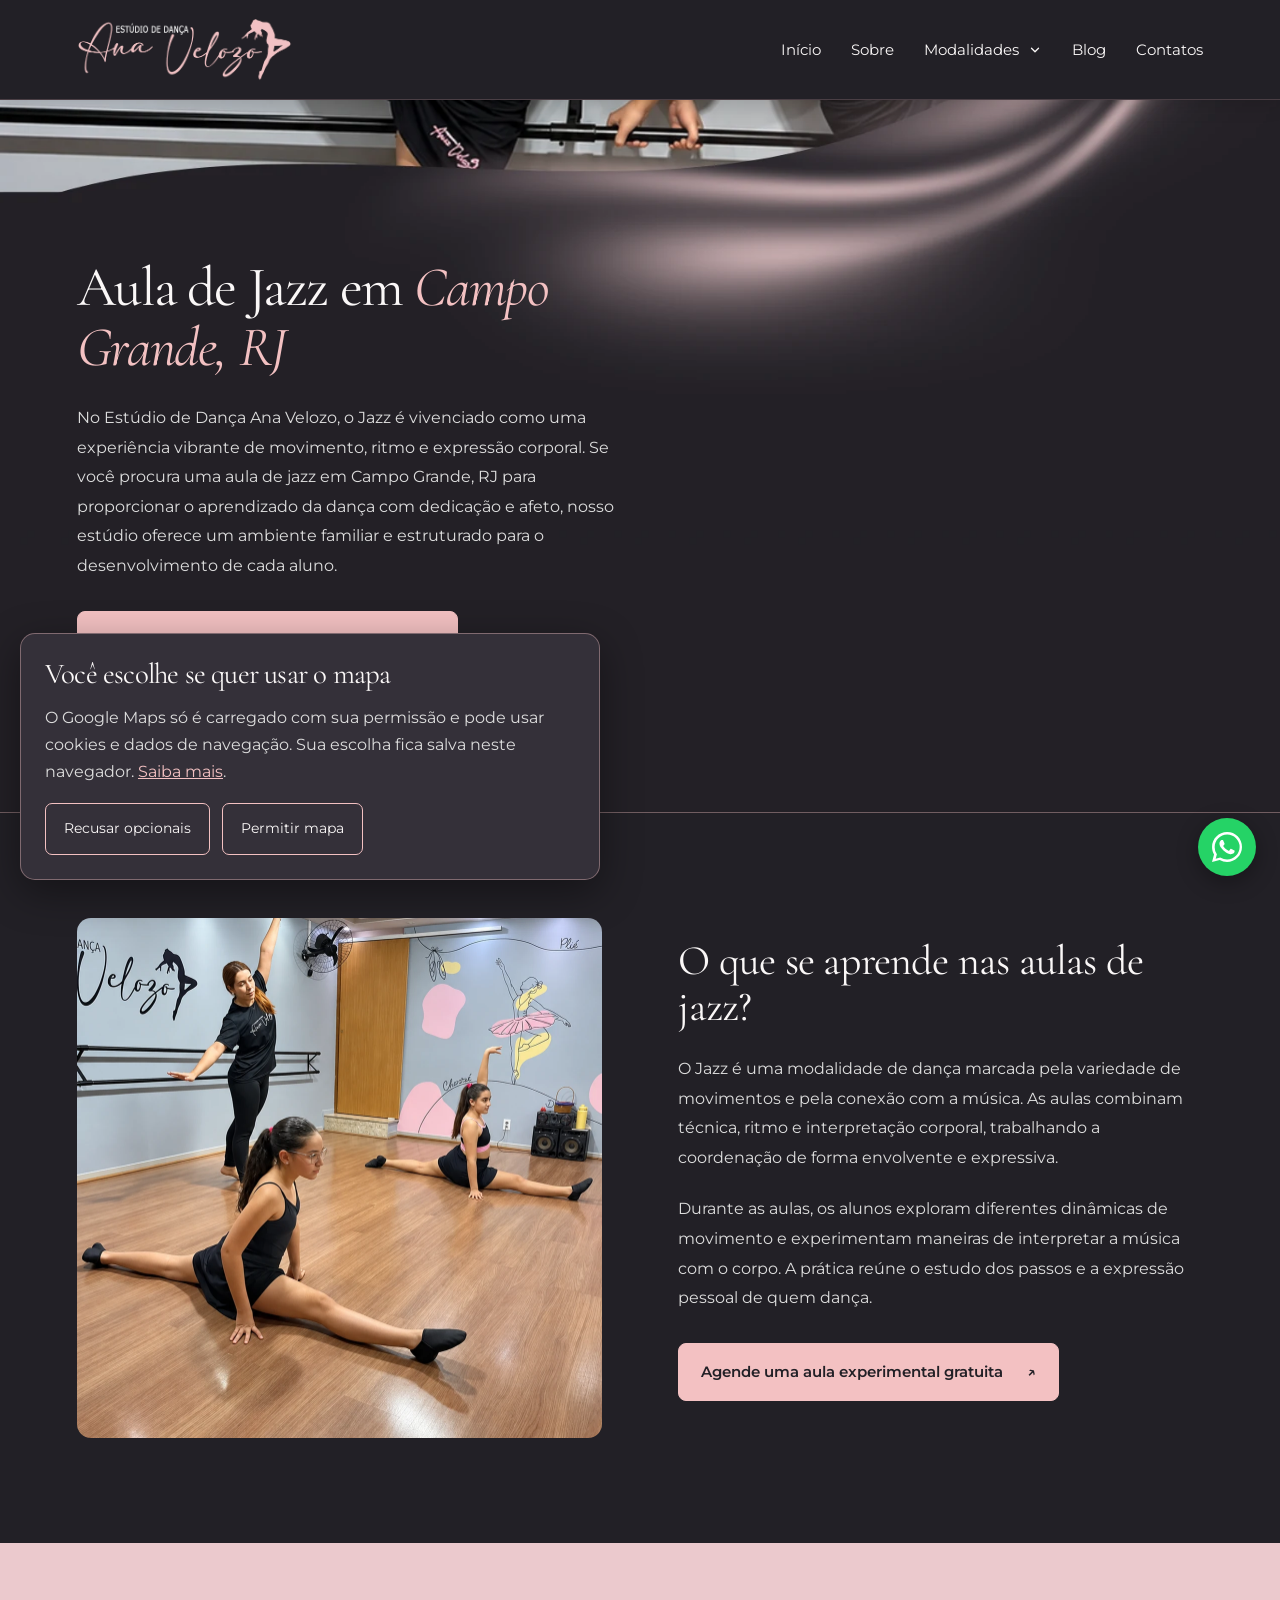
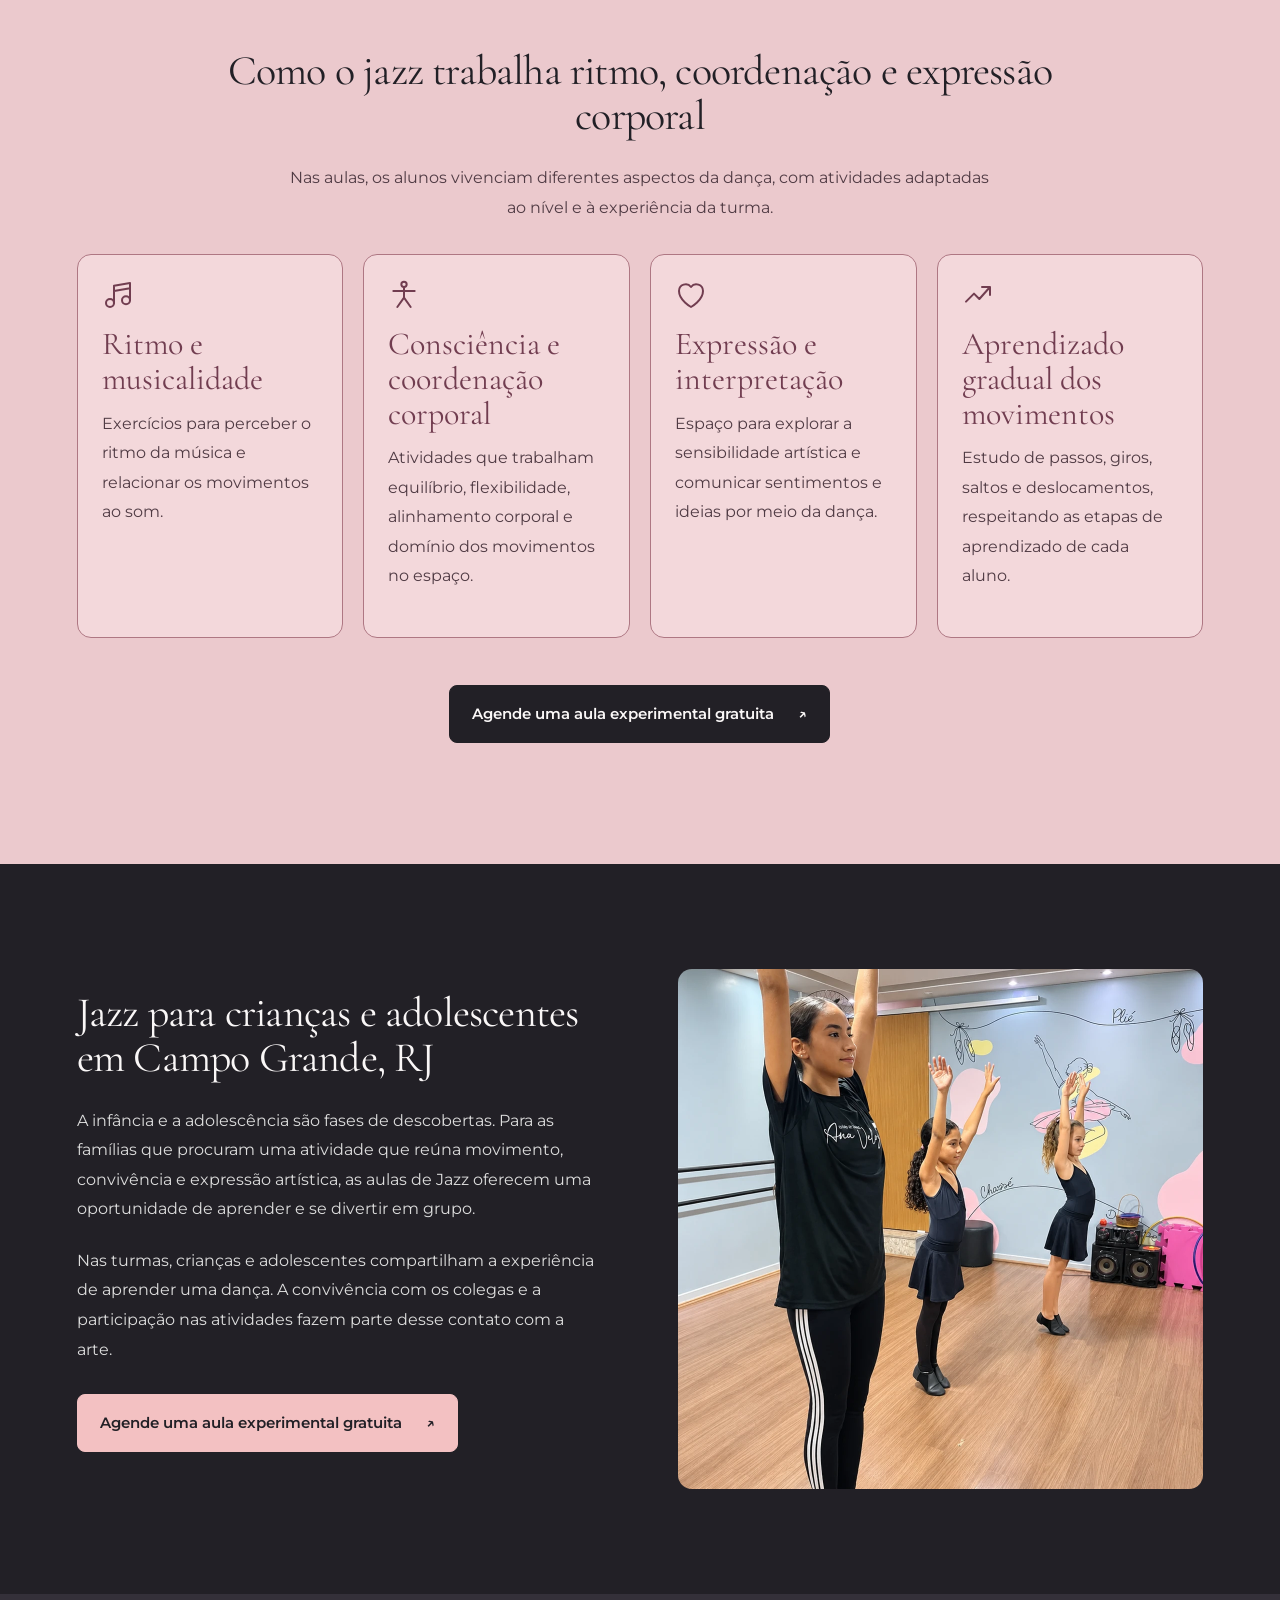
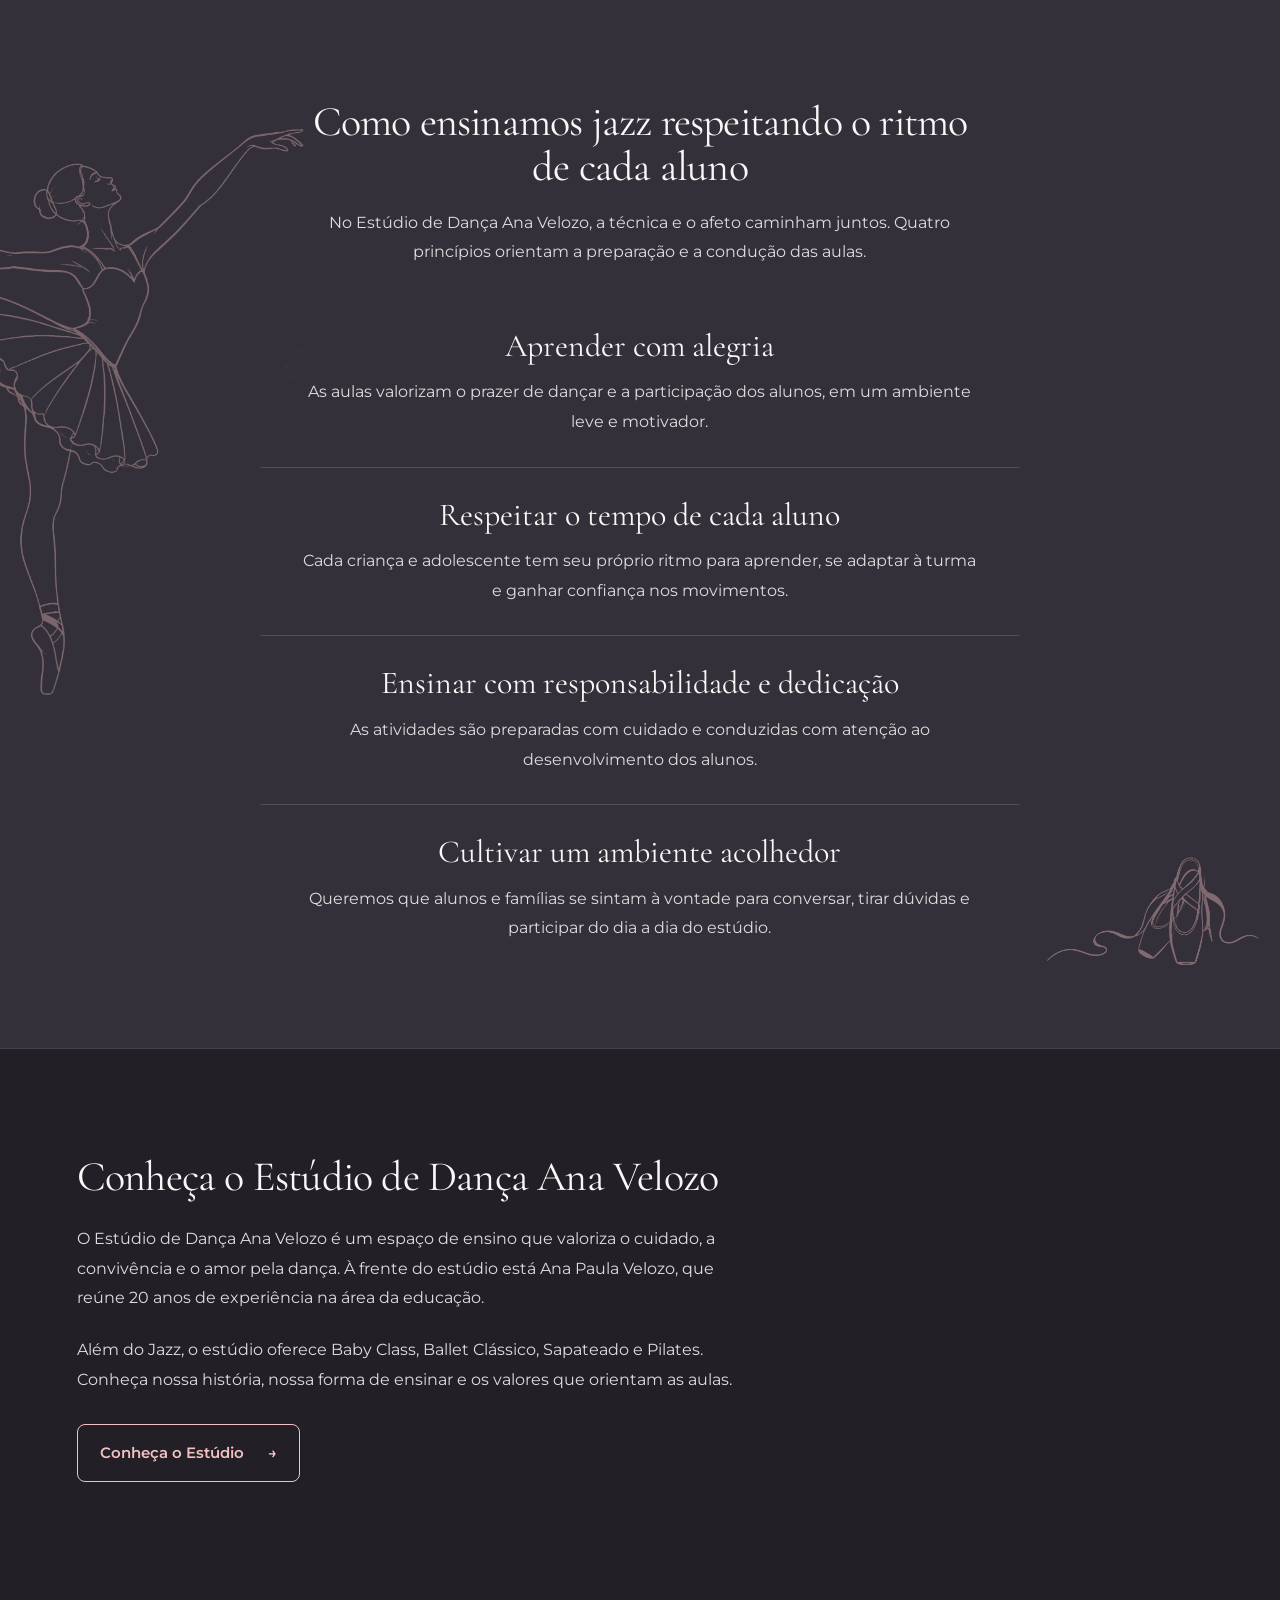
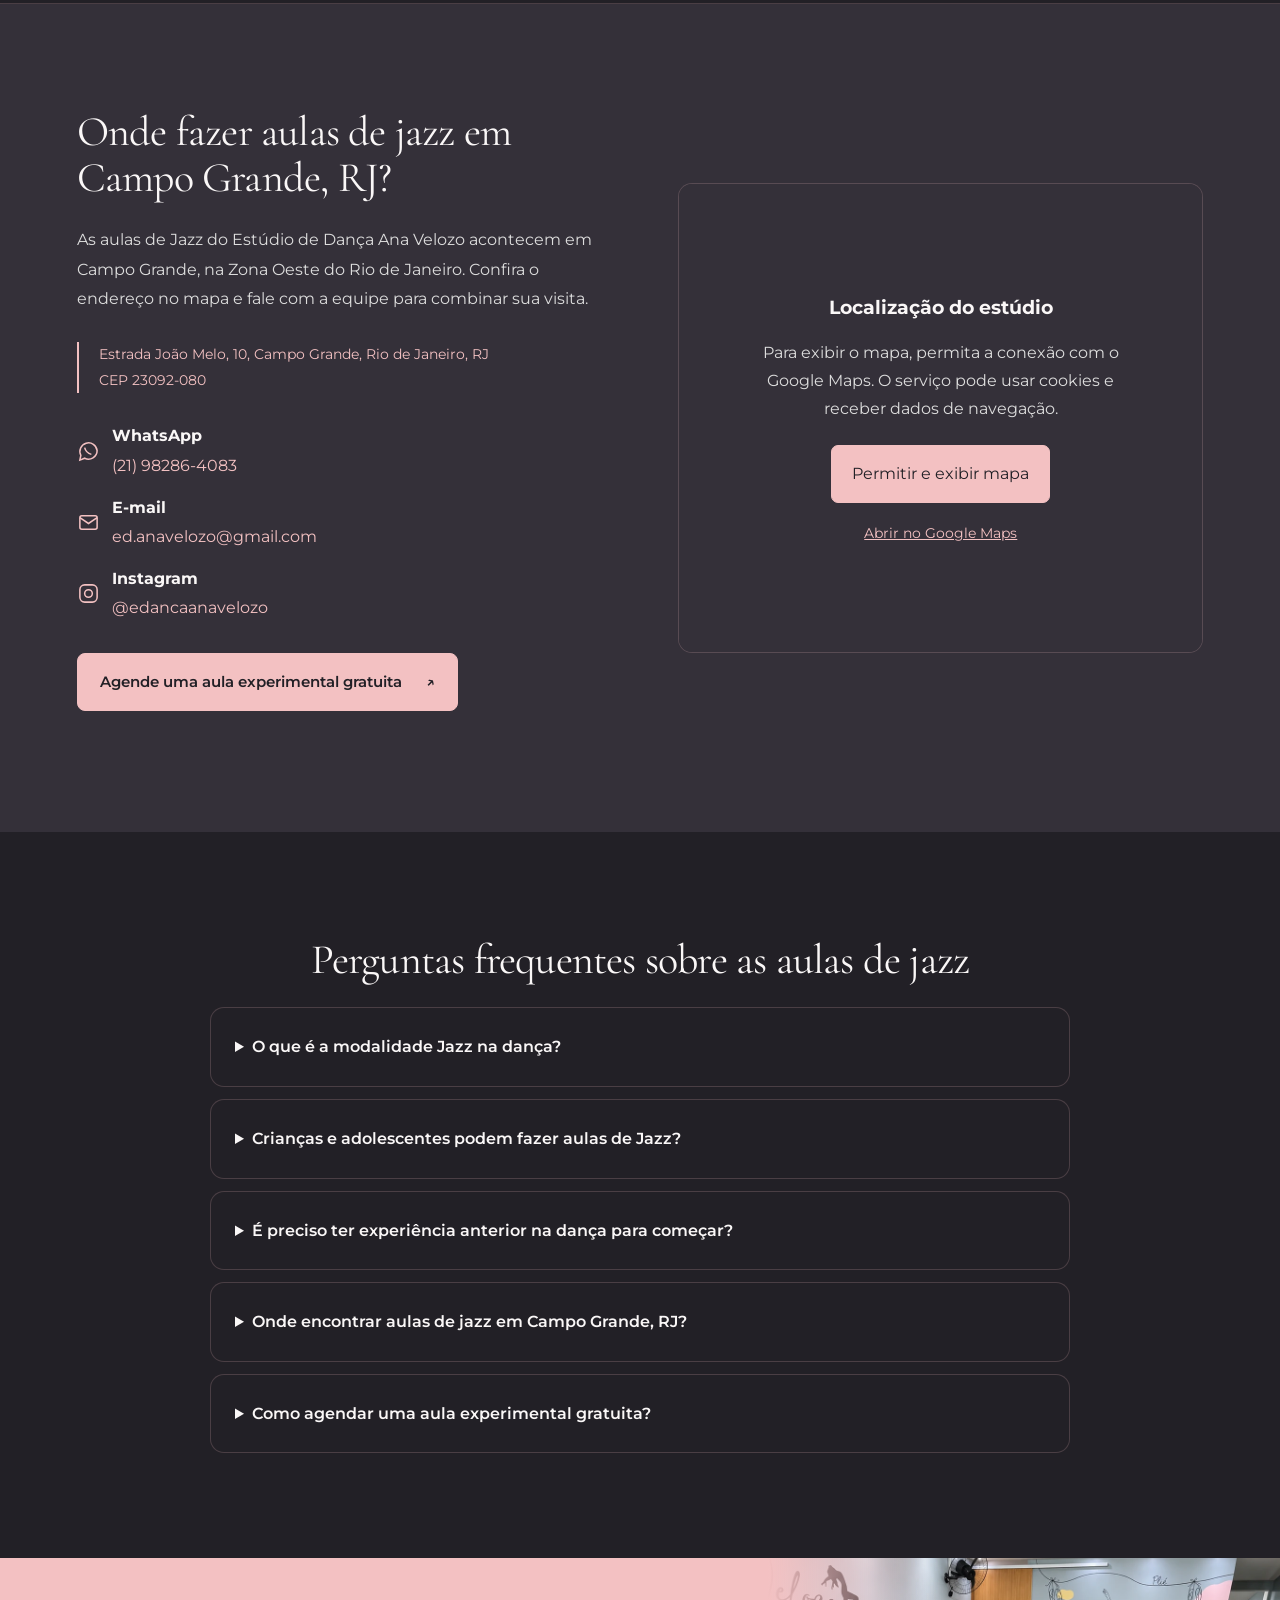
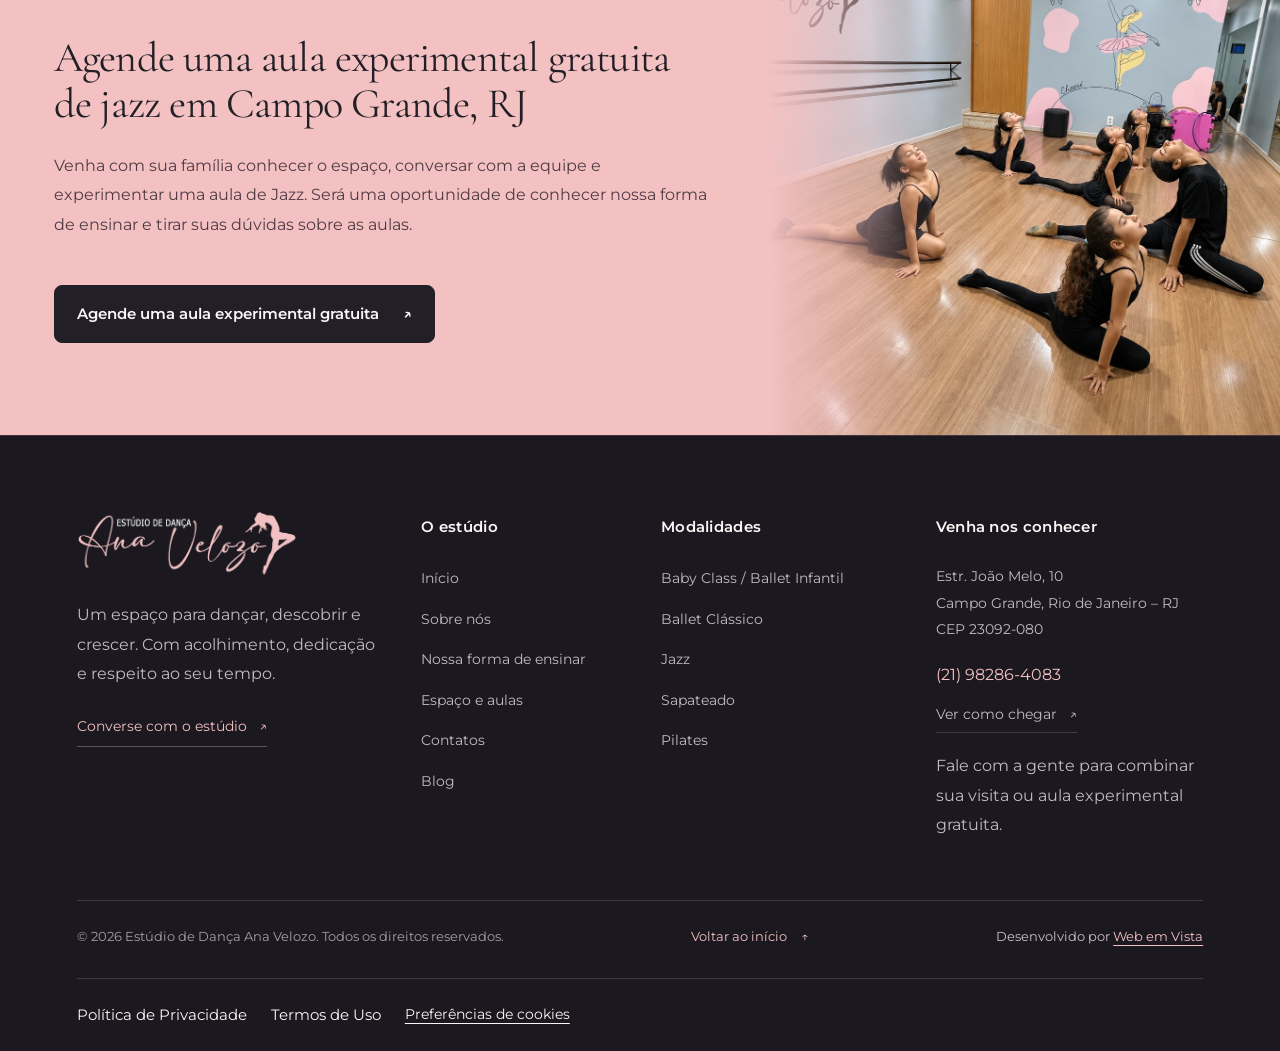
<file: modalidades/jazz/index.html>
<!doctype html>
<html lang="pt-BR">

<head>
  <meta charset="UTF-8" />
  <meta name="viewport" content="width=device-width,initial-scale=1" />
  <meta name="description" content="Faça aulas de Jazz em Campo Grande, RJ, e explore ritmo, coordenação e expressão corporal. Conheça o estúdio e consulte as turmas disponíveis." />
  <link rel="canonical" href="https://estudioanavelozo.com.br/modalidades/jazz/" />
  <meta property="og:locale" content="pt_BR" />
  <meta property="og:type" content="website" />
  <meta property="og:title" content="Aula de Jazz em Campo Grande, RJ | Estúdio Ana Velozo" />
  <meta property="og:description" content="Faça aulas de Jazz em Campo Grande, RJ, e explore ritmo, coordenação e expressão corporal. Conheça o estúdio e consulte as turmas disponíveis." />
  <meta property="og:url" content="https://estudioanavelozo.com.br/modalidades/jazz/" />
  <meta property="og:site_name" content="Estúdio de Dança Ana Velozo" />
  <meta property="og:image" content="https://estudioanavelozo.com.br/assets/og-logo.png" />
  <meta property="og:image:type" content="image/png" />
  <meta property="og:image:width" content="1200" />
  <meta property="og:image:height" content="630" />
  <meta property="og:image:alt" content="Estúdio de Dança Ana Velozo" />
  <meta name="twitter:card" content="summary_large_image" />
  <meta name="twitter:title" content="Aula de Jazz em Campo Grande, RJ | Estúdio Ana Velozo" />
  <meta name="twitter:description" content="Faça aulas de Jazz em Campo Grande, RJ, e explore ritmo, coordenação e expressão corporal. Conheça o estúdio e consulte as turmas disponíveis." />
  <meta name="twitter:image" content="https://estudioanavelozo.com.br/assets/og-logo.png" />
  <meta name="theme-color" content="#222026" />
  <link rel="icon" href="/favicon.ico" sizes="any" />
  <link rel="icon" type="image/png" sizes="32x32" href="/assets/favicon-32x32.png" />
  <link rel="icon" type="image/png" sizes="192x192" href="/assets/favicon-192x192.png" />
  <link rel="apple-touch-icon" sizes="180x180" href="/assets/apple-touch-icon.png" />
  <title>Aula de Jazz em Campo Grande, RJ | Estúdio Ana Velozo</title>
  <link rel="preconnect" href="https://fonts.googleapis.com" />
  <link rel="preconnect" href="https://fonts.gstatic.com" crossorigin />
  <link href="https://fonts.googleapis.com/css2?family=Allura&amp;family=Cormorant+Garamond:ital,wght@0,400;0,500;0,600;1,400;1,500&amp;family=Montserrat:wght@400;500;600;700&amp;display=swap" rel="stylesheet" />
  <link rel="stylesheet" href="/style.css?v=780b00d8818f" />
  <script src="/script.js?v=2ba8a708bf9e" defer></script>
  <link rel="stylesheet" href="/modalidades/baby-class/style.css?v=d8f15e6a2d3c" />
  <link rel="stylesheet" href="/modalidades/jazz/style.css?v=1ab3fb9b64b4" />
  <link rel="stylesheet" href="/legal.css?v=40f7b56a0d3e" />
  <script src="/privacy.js?v=a1591efb0e61" defer></script>

  <script type="application/ld+json">
    {
      "@context": "https://schema.org",
      "@type": "FAQPage",
      "mainEntity": [{
          "@type": "Question",
          "name": "O que é a modalidade Jazz na dança?",
          "acceptedAnswer": {
            "@type": "Answer",
            "text": "O Jazz é uma modalidade que trabalha ritmo, coordenação e expressão corporal com diferentes estilos musicais. As aulas combinam técnica, musicalidade e consciência do corpo."
          }
        },
        {
          "@type": "Question",
          "name": "Crianças e adolescentes podem fazer aulas de Jazz?",
          "acceptedAnswer": {
            "@type": "Answer",
            "text": "Sim! O estúdio recebe crianças e adolescentes nas aulas de Jazz. As atividades trabalham movimentos, coordenação e musicalidade, com orientação e convivência em grupo."
          }
        },
        {
          "@type": "Question",
          "name": "É preciso ter experiência anterior na dança para começar?",
          "acceptedAnswer": {
            "@type": "Answer",
            "text": "Quem está começando pode conversar com o estúdio para conhecer as turmas disponíveis. O aprendizado é conduzido de forma progressiva, com atenção à experiência e ao ritmo de cada aluno."
          }
        },
        {
          "@type": "Question",
          "name": "Onde encontrar aulas de jazz em Campo Grande, RJ?",
          "acceptedAnswer": {
            "@type": "Answer",
            "text": "O Estúdio de Dança Ana Velozo fica na Estrada João Melo, 10, em Campo Grande, Rio de Janeiro, RJ, CEP 23092-080."
          }
        },
        {
          "@type": "Question",
          "name": "Como agendar uma aula experimental gratuita?",
          "acceptedAnswer": {
            "@type": "Answer",
            "text": "Entre em contato pelo WhatsApp (21) 98286-4083 ou pelo Instagram @edancaanavelozo. A equipe informa os horários disponíveis e orienta sobre a turma."
          }
        }
      ]
    }

  </script>
</head>

<body>
  <a class="skip" href="#conteudo">Pular para o conteúdo</a>
  <header>
    <div class="container header-inner">
      <a class="brand" href="/#inicio" aria-label="Ana Velozo — início">
        <img src="/assets/logo.png" alt="Estúdio de Dança Ana Velozo" width="920" height="270" />
      </a>
      <button class="menu-toggle" aria-label="Abrir menu" aria-expanded="false" aria-controls="menu">☰</button>
      <nav id="menu" aria-label="Menu principal">
        <a href="/#inicio">Início</a>
        <a href="/sobre/">Sobre</a>
        <div class="dropdown">
          <button class="dropdown-toggle" aria-expanded="false" aria-controls="submenu">
            Modalidades
            <span class="menu-chevron" aria-hidden="true">
              <svg viewBox="0 0 16 16" fill="none" stroke="currentColor" stroke-width="1.5" stroke-linecap="round" stroke-linejoin="round" focusable="false">
                <path d="m4 6 4 4 4-4"></path>
              </svg>
            </span>
          </button>
          <div class="submenu" id="submenu">
            <a href="/modalidades/ballet-classico/">Ballet</a>
            <a href="/modalidades/baby-class/">Ballet Infantil</a>
            <a href="/modalidades/jazz/" aria-current="page">Jazz</a>
            <a href="/modalidades/sapateado/">Sapateado</a>
            <a href="/modalidades/pilates/">Pilates</a>
          </div>
        </div>
        <a href="/blog/">Blog</a>
        <a href="/contato/">Contatos</a>
      </nav>
    </div>
  </header>

  <main id="conteudo" class="jazz-page">
    <section class="hero" id="inicio">
      <div class="hero-visual">
        <picture>
          <source media="(max-width:820px)" srcset="/assets/jazz-mobile.webp" />
          <img src="/assets/jazz-desktop.webp" alt="Turma de Jazz em aula no Estúdio de Dança Ana Velozo em Campo Grande RJ" width="2200" height="974" fetchpriority="high" />
        </picture>
      </div>
      <div class="container hero-inner">
        <div class="hero-copy">
          <h1>Aula de Jazz em <em>Campo Grande, RJ</em></h1>
          <p>
            No Estúdio de Dança Ana Velozo, o Jazz é vivenciado como uma experiência vibrante de movimento, ritmo e
            expressão corporal. Se você procura uma aula de jazz em Campo Grande, RJ para proporcionar o aprendizado
            da dança com dedicação e afeto, nosso estúdio oferece um ambiente familiar e estruturado para o
            desenvolvimento de cada aluno.
          </p>
          <div class="actions">
            <a class="button" href="https://wa.me/5521982864083?text=Ol%C3%A1%21%20Quero%20agendar%20uma%20aula%20experimental%20gratuita%20de%20Jazz." target="_blank" rel="noopener">Agende uma aula experimental gratuita <span aria-hidden="true">↗</span>
            </a>
          </div>
        </div>
      </div>
    </section>
    <section class="section jazz-divider">
      <div class="container jazz-split">
        <img src="/assets/jazz-aula.webp" alt="Aula de Jazz no Estúdio de Dança Ana Velozo" width="1050" height="1400" loading="lazy" style="
              display: block;
              width: 100%;
              height: auto;
              max-height: 520px;
              object-fit: cover;
              object-position: center;
              border-radius: 14px;
            " />
        <div class="jazz-copy">
          <h2>O que se aprende nas aulas de jazz?</h2>
          <p>
            O Jazz é uma modalidade de dança marcada pela variedade de movimentos e pela conexão com a música. As
            aulas combinam técnica, ritmo e interpretação corporal, trabalhando a coordenação de forma envolvente e
            expressiva.
          </p>
          <p>
            Durante as aulas, os alunos exploram diferentes dinâmicas de movimento e experimentam maneiras de
            interpretar a música com o corpo. A prática reúne o estudo dos passos e a expressão pessoal de quem dança.
          </p>
          <div class="actions">
            <a class="button" href="https://wa.me/5521982864083?text=Ol%C3%A1%21%20Quero%20agendar%20uma%20aula%20experimental%20gratuita%20de%20Jazz." target="_blank" rel="noopener">Agende uma aula experimental gratuita <span aria-hidden="true">↗</span>
            </a>
          </div>
        </div>
      </div>
    </section>
    <section class="section jazz-skills">
      <div class="container">
        <div class="center-heading">
          <h2>Como o jazz trabalha ritmo, coordenação e expressão corporal</h2>
          <p>
            Nas aulas, os alunos vivenciam diferentes aspectos da dança, com atividades adaptadas ao nível e à
            experiência da turma.
          </p>
        </div>
        <div class="jazz-cards">
          <article>
            <div>
              <svg class="jazz-icon" aria-hidden="true" viewBox="0 0 24 24" fill="none" stroke="currentColor" stroke-width="1.5" stroke-linecap="round" stroke-linejoin="round">
                <path d="M9 18V5l12-2v13M9 9l12-2"></path>
                <circle cx="6" cy="18" r="3"></circle>
                <circle cx="18" cy="16" r="3"></circle>
              </svg>
              <h3>Ritmo e musicalidade</h3>
              <p>Exercícios para perceber o ritmo da música e relacionar os movimentos ao som.</p>
            </div>
          </article>
          <article>
            <div>
              <svg class="jazz-icon" aria-hidden="true" viewBox="0 0 24 24" fill="none" stroke="currentColor" stroke-width="1.5" stroke-linecap="round" stroke-linejoin="round">
                <circle cx="12" cy="4" r="2"></circle>
                <path d="M4 9h16m-8-3v8m0 0-5 7m5-7 5 7"></path>
              </svg>
              <h3>Consciência e coordenação corporal</h3>
              <p>
                Atividades que trabalham equilíbrio, flexibilidade, alinhamento corporal e domínio dos movimentos no
                espaço.
              </p>
            </div>
          </article>
          <article>
            <div>
              <svg class="jazz-icon" aria-hidden="true" viewBox="0 0 24 24" fill="none" stroke="currentColor" stroke-width="1.5" stroke-linecap="round" stroke-linejoin="round">
                <path d="M12 21S3 16 3 9a5 5 0 0 1 9-3 5 5 0 0 1 9 3c0 7-9 12-9 12Z"></path>
              </svg>
              <h3>Expressão e interpretação</h3>
              <p>
                Espaço para explorar a sensibilidade artística e comunicar sentimentos e ideias por meio da dança.
              </p>
            </div>
          </article>
          <article>
            <div>
              <svg class="jazz-icon" aria-hidden="true" viewBox="0 0 24 24" fill="none" stroke="currentColor" stroke-width="1.5" stroke-linecap="round" stroke-linejoin="round">
                <path d="m3 17 6-6 4 4 8-9m-6 0h6v6"></path>
              </svg>
              <h3>Aprendizado gradual dos movimentos</h3>
              <p>
                Estudo de passos, giros, saltos e deslocamentos, respeitando as etapas de aprendizado de cada aluno.
              </p>
            </div>
          </article>
        </div>
        <div class="actions jazz-skills-actions">
          <a class="button dark" href="https://wa.me/5521982864083?text=Ol%C3%A1%21%20Quero%20agendar%20uma%20aula%20experimental%20gratuita%20de%20Jazz." target="_blank" rel="noopener">Agende uma aula experimental gratuita <span aria-hidden="true">↗</span>
          </a>
        </div>
      </div>
    </section>
    <section class="section jazz-surface jazz-youth">
      <div class="container jazz-split">
        <div class="jazz-copy">
          <h2>Jazz para crianças e adolescentes em Campo Grande, RJ</h2>
          <p>
            A infância e a adolescência são fases de descobertas. Para as famílias que procuram uma atividade que
            reúna movimento, convivência e expressão artística, as aulas de Jazz oferecem uma oportunidade de aprender
            e se divertir em grupo.
          </p>
          <p>
            Nas turmas, crianças e adolescentes compartilham a experiência de aprender uma dança. A convivência com os
            colegas e a participação nas atividades fazem parte desse contato com a arte.
          </p>
          <div class="actions">
            <a class="button" href="https://wa.me/5521982864083?text=Ol%C3%A1%21%20Quero%20agendar%20uma%20aula%20experimental%20gratuita%20de%20Jazz." target="_blank" rel="noopener">Agende uma aula experimental gratuita <span aria-hidden="true">↗</span>
            </a>
          </div>
        </div>
        <img src="/assets/jazz-criancas-adolescentes.webp" alt="Alunas de Jazz no Estúdio de Dança Ana Velozo" width="1050" height="1400" loading="lazy" style="
              display: block;
              width: 100%;
              height: auto;
              max-height: 520px;
              object-fit: cover;
              object-position: center;
              border-radius: 14px;
            " />
      </div>
    </section>
    <section class="section teaching">
      <div class="container teaching-grid">
        <div class="">
          <h2>Como ensinamos jazz respeitando o ritmo de cada aluno</h2>
          <p>
            No Estúdio de Dança Ana Velozo, a técnica e o afeto caminham juntos. Quatro princípios orientam a
            preparação e a condução das aulas.
          </p>
        </div>
        <div class="principles">
          <article>
            <div>
              <h3>Aprender com alegria</h3>
              <p>
                As aulas valorizam o prazer de dançar e a participação dos alunos, em um ambiente leve e motivador.
              </p>
            </div>
          </article>
          <article>
            <div>
              <h3>Respeitar o tempo de cada aluno</h3>
              <p>
                Cada criança e adolescente tem seu próprio ritmo para aprender, se adaptar à turma e ganhar confiança
                nos movimentos.
              </p>
            </div>
          </article>
          <article>
            <div>
              <h3>Ensinar com responsabilidade e dedicação</h3>
              <p>As atividades são preparadas com cuidado e conduzidas com atenção ao desenvolvimento dos alunos.</p>
            </div>
          </article>
          <article>
            <div>
              <h3>Cultivar um ambiente acolhedor</h3>
              <p>
                Queremos que alunos e famílias se sintam à vontade para conversar, tirar dúvidas e participar do dia a
                dia do estúdio.
              </p>
            </div>
          </article>
        </div>
      </div>
    </section>
    <section class="section jazz-studio-parallax">
      <div class="container">
        <div class="jazz-copy">
          <h2>Conheça o Estúdio de Dança Ana Velozo</h2>
          <p>
            O Estúdio de Dança Ana Velozo é um espaço de ensino que valoriza o cuidado, a convivência e o amor pela
            dança. À frente do estúdio está Ana Paula Velozo, que reúne 20 anos de experiência na área da educação.
          </p>
          <p>
            Além do Jazz, o estúdio oferece Baby Class, Ballet Clássico, Sapateado e Pilates. Conheça nossa história,
            nossa forma de ensinar e os valores que orientam as aulas.
          </p>
          <div class="actions">
            <a class="button outline" href="/sobre/">Conheça o Estúdio <span aria-hidden="true">→</span>
            </a>
          </div>
        </div>
      </div>
    </section>
    <section class="section jazz-surface">
      <div class="container jazz-split">
        <div class="jazz-copy">
          <h2>Onde fazer aulas de jazz em Campo Grande, RJ?</h2>
          <p>
            As aulas de Jazz do Estúdio de Dança Ana Velozo acontecem em Campo Grande, na Zona Oeste do Rio de
            Janeiro. Confira o endereço no mapa e fale com a equipe para combinar sua visita.
          </p>
          <address>Estrada João Melo, 10, Campo Grande, Rio de Janeiro, RJ<br />CEP 23092-080</address>
          <ul class="baby-contact-list" aria-label="Canais de contato">
            <li>
              <svg aria-hidden="true" viewBox="0 0 24 24" fill="none" stroke="currentColor" stroke-width="1.6">
                <path d="M21 11a9 9 0 0 1-13 8l-5 2 1-5A9 9 0 1 1 21 11Z"></path>
                <path d="M8 8c1 4 3 6 7 7"></path>
              </svg>
              <div>
                <strong>WhatsApp</strong>
                <a href="https://wa.me/5521982864083?text=Ol%C3%A1%21%20Quero%20agendar%20uma%20aula%20experimental%20gratuita%20de%20Jazz.">(21) 98286-4083</a>
              </div>
            </li>
            <li>
              <svg aria-hidden="true" viewBox="0 0 24 24" fill="none" stroke="currentColor" stroke-width="1.6">
                <rect x="3" y="5" width="18" height="14" rx="2"></rect>
                <path d="m3 7 9 6 9-6"></path>
              </svg>
              <div><strong>E-mail</strong>
                <a href="mailto:ed.anavelozo@gmail.com">ed.anavelozo@gmail.com</a>
              </div>
            </li>
            <li>
              <svg aria-hidden="true" viewBox="0 0 24 24" fill="none" stroke="currentColor" stroke-width="1.6">
                <rect x="3" y="3" width="18" height="18" rx="5"></rect>
                <circle cx="12" cy="12" r="4"></circle>
                <path d="M17 7h.01"></path>
              </svg>
              <div>
                <strong>Instagram</strong>
                <a href="https://www.instagram.com/edancaanavelozo/">@edancaanavelozo</a>
              </div>
            </li>
          </ul>
          <div class="actions">
            <a class="button" href="https://wa.me/5521982864083?text=Ol%C3%A1%21%20Quero%20agendar%20uma%20aula%20experimental%20gratuita%20de%20Jazz." target="_blank" rel="noopener">Agende uma aula experimental gratuita <span aria-hidden="true">↗</span>
            </a>
          </div>
        </div>
        <div class="location-map">
          <iframe title="Localização do Estúdio de Dança Ana Velozo no Google Maps" width="400" height="300" style="border: 0" allowfullscreen loading="lazy" referrerpolicy="strict-origin-when-cross-origin" data-map-src="https://www.google.com/maps/embed?pb=!1m18!1m12!1m3!1d3676.0703983615476!2d-43.5495029!3d-22.8738577!2m3!1f0!2f0!3f0!3m2!1i1024!2i768!4f13.1!3m3!1m2!1s0x9be12bf1a7f3cd%3A0x7181696cbaff1a4d!2sEst%C3%BAdio%20de%20Dan%C3%A7a%20Ana%20Velozo%20-%20Dan%C3%A7a%20e%20Pilates!5e0!3m2!1spt-BR!2sbr!4v1794537131840!5m2!1spt-BR!2sbr" hidden="hidden"></iframe>
          <div class="map-consent-placeholder" data-map-placeholder>
            <strong>Localização do estúdio</strong>
            <p>
              Para exibir o mapa, permita a conexão com o Google Maps. O serviço pode usar cookies e receber dados de
              navegação.
            </p>
            <button type="button" data-map-allow>Permitir e exibir mapa</button>
            <a href="https://www.google.com/maps/search/?api=1&amp;query=Estrada+Joao+Melo+10+Campo+Grande+Rio+de+Janeiro" target="_blank" rel="noopener">Abrir no Google Maps</a>
          </div>
        </div>
      </div>
    </section>
    <section class="section container">
      <div class="center-heading">
        <h2>Perguntas frequentes sobre as aulas de jazz</h2>
      </div>
      <div class="baby-faq">
        <details>
          <summary>O que é a modalidade Jazz na dança?</summary>
          <p>
            O Jazz é uma modalidade que trabalha ritmo, coordenação e expressão corporal com diferentes estilos
            musicais. As aulas combinam técnica, musicalidade e consciência do corpo.
          </p>
        </details>
        <details>
          <summary>Crianças e adolescentes podem fazer aulas de Jazz?</summary>
          <p>
            Sim! O estúdio recebe crianças e adolescentes nas aulas de Jazz. As atividades trabalham movimentos,
            coordenação e musicalidade, com orientação e convivência em grupo.
          </p>
        </details>
        <details>
          <summary>É preciso ter experiência anterior na dança para começar?</summary>
          <p>
            Quem está começando pode conversar com o estúdio para conhecer as turmas disponíveis. O aprendizado é
            conduzido de forma progressiva, com atenção à experiência e ao ritmo de cada aluno.
          </p>
        </details>
        <details>
          <summary>Onde encontrar aulas de jazz em Campo Grande, RJ?</summary>
          <p>
            O Estúdio de Dança Ana Velozo fica na Estrada João Melo, 10, em Campo Grande, Rio de Janeiro, RJ, CEP
            23092-080.
          </p>
        </details>
        <details>
          <summary>Como agendar uma aula experimental gratuita?</summary>
          <p>
            Entre em contato pelo WhatsApp (21) 98286-4083 ou pelo Instagram @edancaanavelozo. A equipe informa os
            horários disponíveis e orienta sobre a turma.
          </p>
        </details>
      </div>
    </section>
    <section class="final-cta jazz-final">
      <div class="container">
        <div class="jazz-copy">
          <h2>Agende uma aula experimental gratuita de jazz em Campo Grande, RJ</h2>
          <p>
            Venha com sua família conhecer o espaço, conversar com a equipe e experimentar uma aula de Jazz. Será uma
            oportunidade de conhecer nossa forma de ensinar e tirar suas dúvidas sobre as aulas.
          </p>
          <div class="actions">
            <a class="button dark" href="https://wa.me/5521982864083?text=Ol%C3%A1%21%20Quero%20agendar%20uma%20aula%20experimental%20gratuita%20de%20Jazz." target="_blank" rel="noopener">Agende uma aula experimental gratuita <span aria-hidden="true">↗</span>
            </a>
          </div>
        </div>
      </div>
    </section>
  </main>
  <footer class="institutional-footer">
    <div class="container footer-grid">
      <div class="footer-identity">
        <a class="brand" href="/#inicio" aria-label="Estúdio Ana Velozo — início">
          <img src="/assets/logo.png" alt="Estúdio de Dança Ana Velozo" width="920" height="270" loading="lazy" />
        </a>
        <p>Um espaço para dançar, descobrir e crescer. Com acolhimento, dedicação e respeito ao seu tempo.</p>
        <a class="footer-contact-link" href="https://wa.me/5521982864083" target="_blank" rel="noopener">Converse com o estúdio <span aria-hidden="true">↗</span>
        </a>
      </div>
      <div class="footer-column">
        <h3>O estúdio</h3>
        <ul>
          <li>
            <a href="/#inicio">Início</a>
          </li>
          <li>
            <a href="/sobre/">Sobre nós</a>
          </li>
          <li>
            <a href="/#ensino">Nossa forma de ensinar</a>
          </li>
          <li>
            <a href="/#espaco">Espaço e aulas</a>
          </li>
          <li>
            <a href="/contato/">Contatos</a>
          </li>
          <li>
            <a href="/blog/">Blog</a>
          </li>
        </ul>
      </div>
      <div class="footer-column">
        <h3>Modalidades</h3>
        <ul>
          <li>
            <a href="/modalidades/baby-class/">Baby Class / Ballet Infantil</a>
          </li>
          <li>
            <a href="/modalidades/ballet-classico/">Ballet Clássico</a>
          </li>
          <li>
            <a href="/modalidades/jazz/" aria-current="page">Jazz</a>
          </li>
          <li>
            <a href="/modalidades/sapateado/">Sapateado</a>
          </li>
          <li>
            <a href="/modalidades/pilates/">Pilates</a>
          </li>
        </ul>
      </div>
      <div class="footer-column footer-location">
        <h3>Venha nos conhecer</h3>
        <address>Estr. João Melo, 10<br />Campo Grande, Rio de Janeiro – RJ<br />CEP 23092-080</address>
        <a href="https://wa.me/5521982864083" target="_blank" rel="noopener" class="footer-phone">(21) 98286-4083</a>
        <a href="https://www.google.com/maps/search/?api=1&amp;query=Estrada+Joao+Melo+10+Campo+Grande+Rio+de+Janeiro" target="_blank" rel="noopener" class="footer-directions">Ver como chegar <span aria-hidden="true">↗</span>
        </a>
        <p>Fale com a gente para combinar sua visita ou aula experimental gratuita.</p>
      </div>
    </div>
    <div class="container footer-bottom">
      <small>© <span id="year">2026</span> Estúdio de Dança Ana Velozo. Todos os direitos reservados.</small>
      <a href="/#inicio" class="footer-back">Voltar ao início <span aria-hidden="true">↑</span>
      </a>
      <span class="footer-developer">Desenvolvido por
        <a href="https://www.webemvista.com.br/" target="_blank" rel="noopener">Web em Vista</a>
      </span>
    </div>
    <nav class="container footer-legal-links" aria-label="Informações legais">
      <a href="/privacidade/">Política de Privacidade</a>
      <a href="/termos-de-uso/">Termos de Uso</a>
      <button type="button" data-privacy-open>Preferências de cookies</button>
    </nav>
  </footer>
  <dialog id="modality-dialog" aria-labelledby="dialog-title">
    <button class="dialog-close" aria-label="Fechar detalhes">×</button>
    <p class="eyebrow">ENCONTRE O SEU MOVIMENTO</p>
    <h2 id="dialog-title"></h2>
    <p id="dialog-description"></p>
    <p>Converse com a gente para conhecer as turmas, os horários e a aula mais indicada para você ou seu filho.</p>
    <a class="button" id="dialog-whatsapp" href="https://wa.me/5521982864083?text=Ol%C3%A1%21%20Quero%20agendar%20uma%20aula%20experimental%20gratuita." target="_blank" rel="noopener">Quero conhecer esta modalidade ↗</a>
  </dialog>
  <a class="whatsapp-float" href="https://wa.me/5521982864083?text=Ol%C3%A1%21%20Quero%20saber%20mais%20sobre%20as%20aulas%20do%20est%C3%BAdio." target="_blank" rel="noopener" aria-label="Falar com o Estúdio Ana Velozo pelo WhatsApp (abre em nova aba)">
    <svg viewBox="0 0 24 24" aria-hidden="true" focusable="false" fill="currentColor">
      <path d="M20.52 3.48A11.91 11.91 0 0 0 12.04 0C5.43 0 .04 5.38.04 12c0 2.12.55 4.19 1.6 6.02L0 24l6.14-1.61A12.02 12.02 0 0 0 12.04 24H12c6.62 0 12-5.38 12-12 0-3.21-1.24-6.22-3.48-8.52ZM12.04 21.98a9.98 9.98 0 0 1-5.08-1.39l-.37-.22-3.64.96.97-3.55-.24-.38a9.92 9.92 0 0 1-1.53-5.4c0-5.5 4.47-9.98 9.98-9.98 2.66 0 5.17 1.04 7.05 2.93A9.9 9.9 0 0 1 22.1 12c0 5.5-4.48 9.98-10.06 9.98Zm5.48-7.48c-.3-.15-1.77-.87-2.05-.97-.28-.1-.48-.15-.68.15-.2.3-.77.97-.95 1.17-.17.2-.35.22-.65.07-.3-.15-1.26-.46-2.4-1.48-.89-.79-1.49-1.77-1.66-2.07-.18-.3-.02-.46.13-.61.13-.13.3-.35.45-.53.15-.17.2-.3.3-.5.1-.2.05-.37-.03-.52-.07-.15-.67-1.62-.92-2.22-.24-.58-.48-.5-.67-.51h-.58c-.2 0-.52.07-.8.37-.27.3-1.04 1.02-1.04 2.49 0 1.47 1.07 2.89 1.22 3.09.15.2 2.11 3.22 5.11 4.51.71.31 1.27.49 1.7.63.71.23 1.36.2 1.87.12.57-.09 1.77-.72 2.02-1.42.25-.7.25-1.3.17-1.42-.07-.13-.27-.2-.57-.35Z"></path>
    </svg>
  </a>
  <section id="privacy-banner" class="privacy-banner" aria-label="Sua privacidade" hidden>
    <h2>Você escolhe se quer usar o mapa</h2>
    <p>
      O Google Maps só é carregado com sua permissão e pode usar cookies e dados de navegação. Sua escolha fica salva
      neste navegador. <a href="/privacidade/">Saiba mais</a>.
    </p>
    <div class="privacy-actions">
      <button type="button" data-privacy-reject>Recusar opcionais</button>
      <button type="button" data-privacy-accept>Permitir mapa</button>
    </div>
  </section>
  <dialog id="privacy-settings" class="privacy-settings" aria-labelledby="privacy-title">
    <button type="button" class="dialog-close" id="privacy-close" aria-label="Fechar preferências">×</button>
    <h2 id="privacy-title">Preferências de cookies</h2>
    <p>O mapa do Google é opcional. A navegação e o contato com o estúdio continuam disponíveis sem ele.</p>
    <label>
      <input type="checkbox" id="privacy-maps" />Permitir Google Maps
    </label>
    <p>
      A escolha é salva localmente por até 180 dias. Ao desativar, os mapas incorporados deixam de carregar. Para
      apagar cookies já criados pelo Google, use as configurações do navegador.
    </p>
    <div class="privacy-actions">
      <button type="button" data-privacy-reject>Recusar opcionais</button>
      <button type="button" id="privacy-save">Salvar preferências</button>
    </div>
  </dialog>
</body>

</html>
</file>
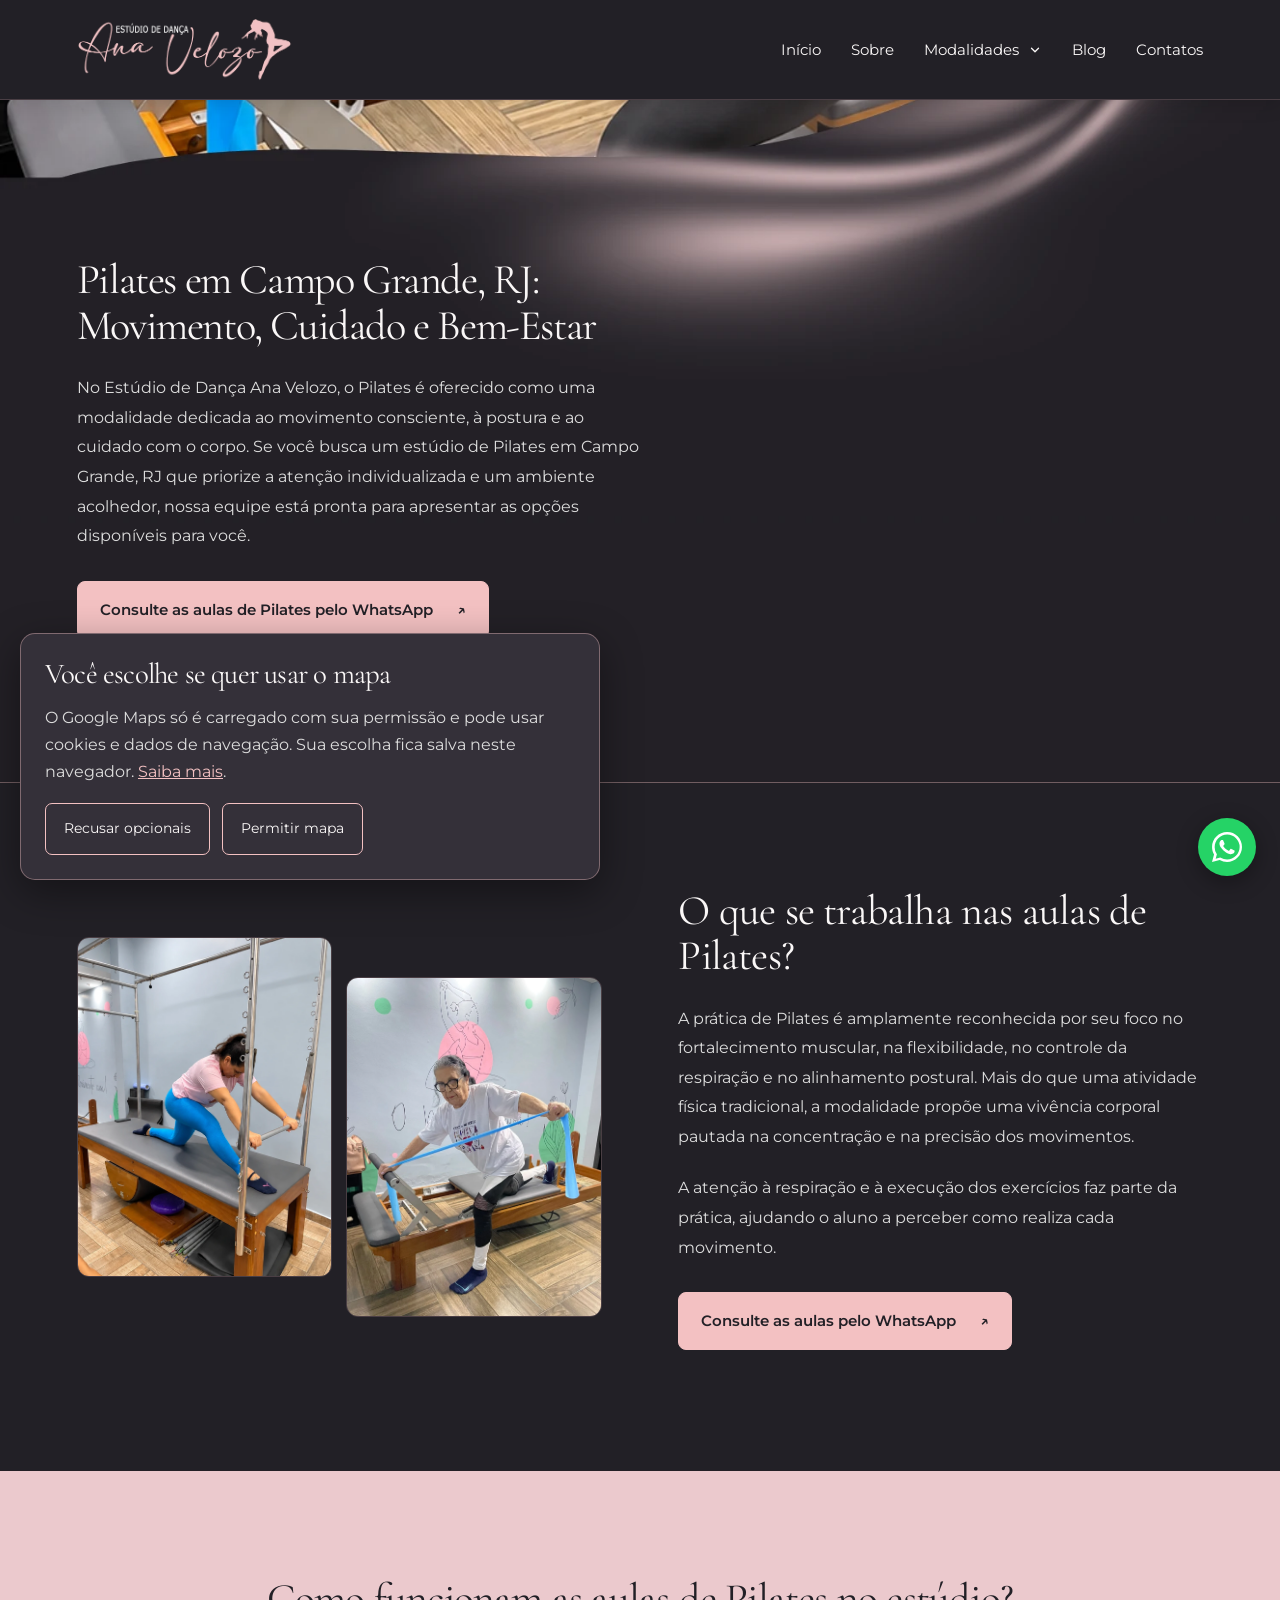
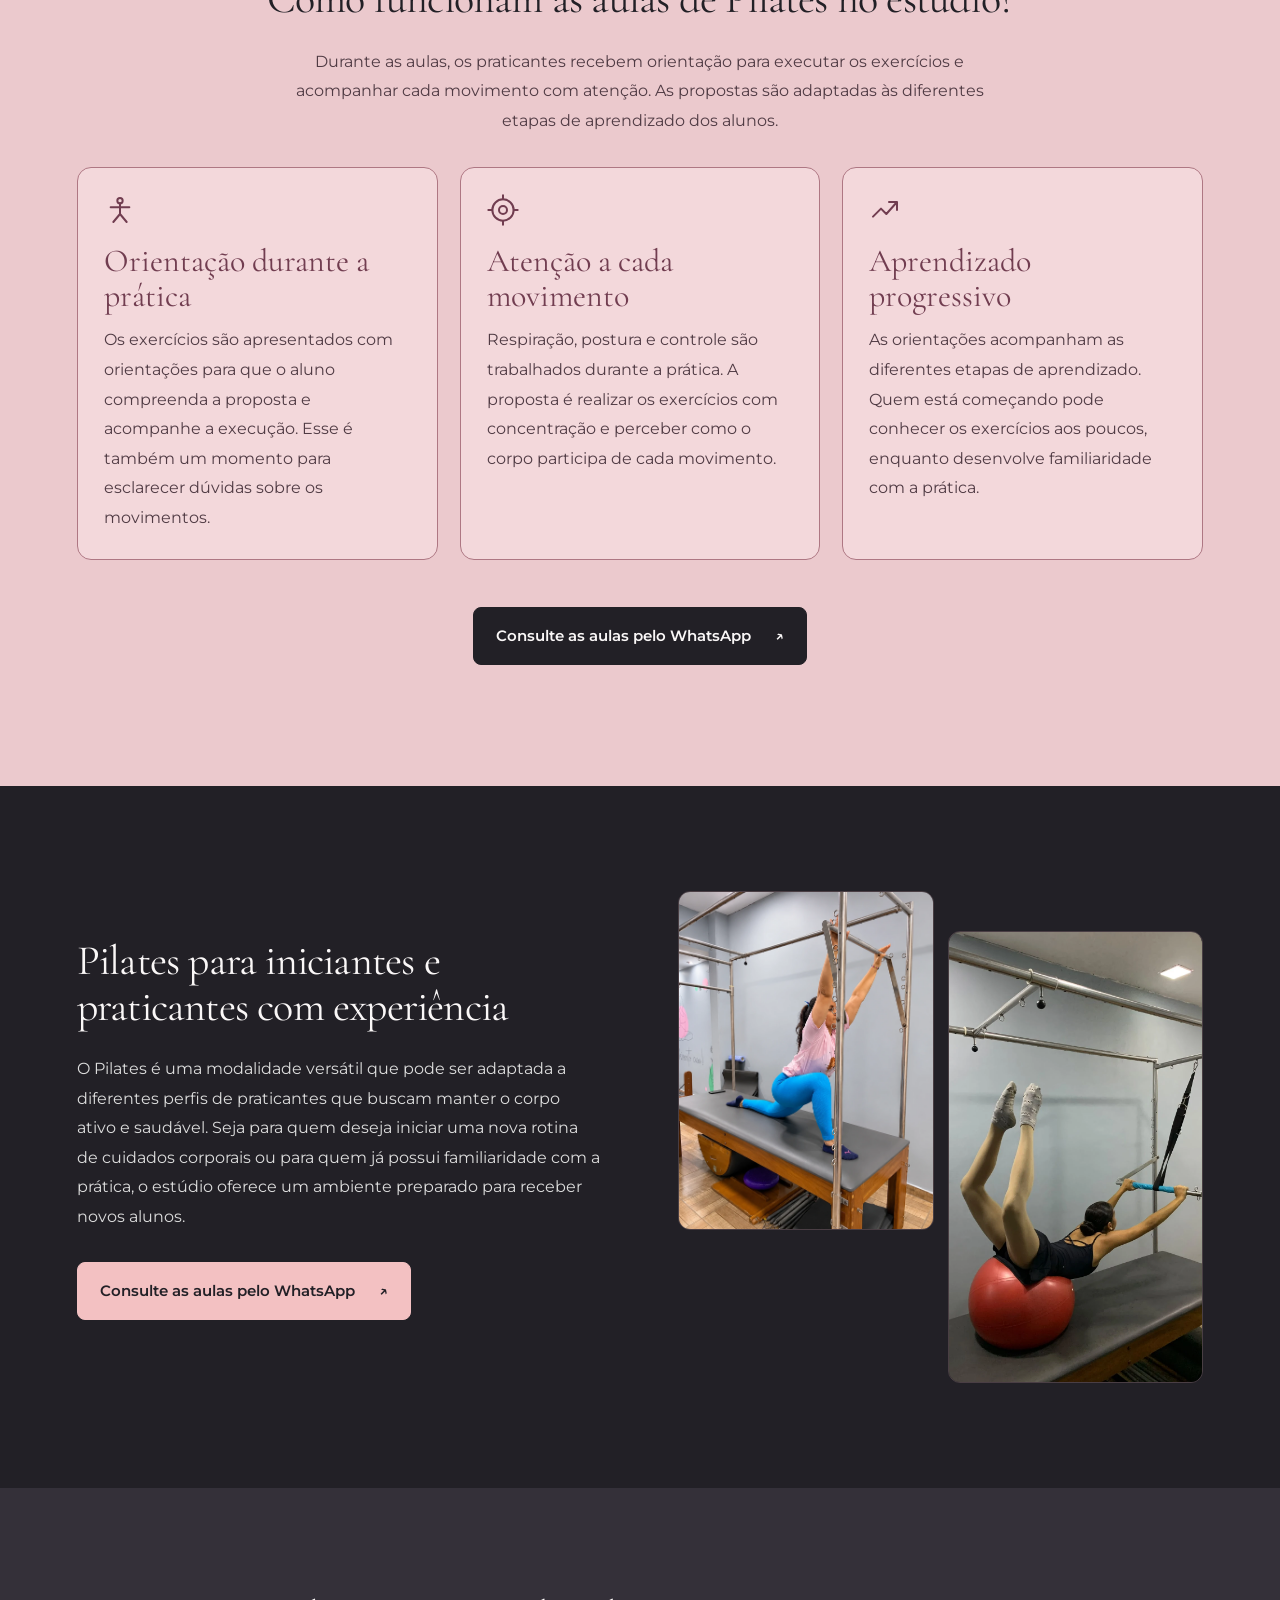
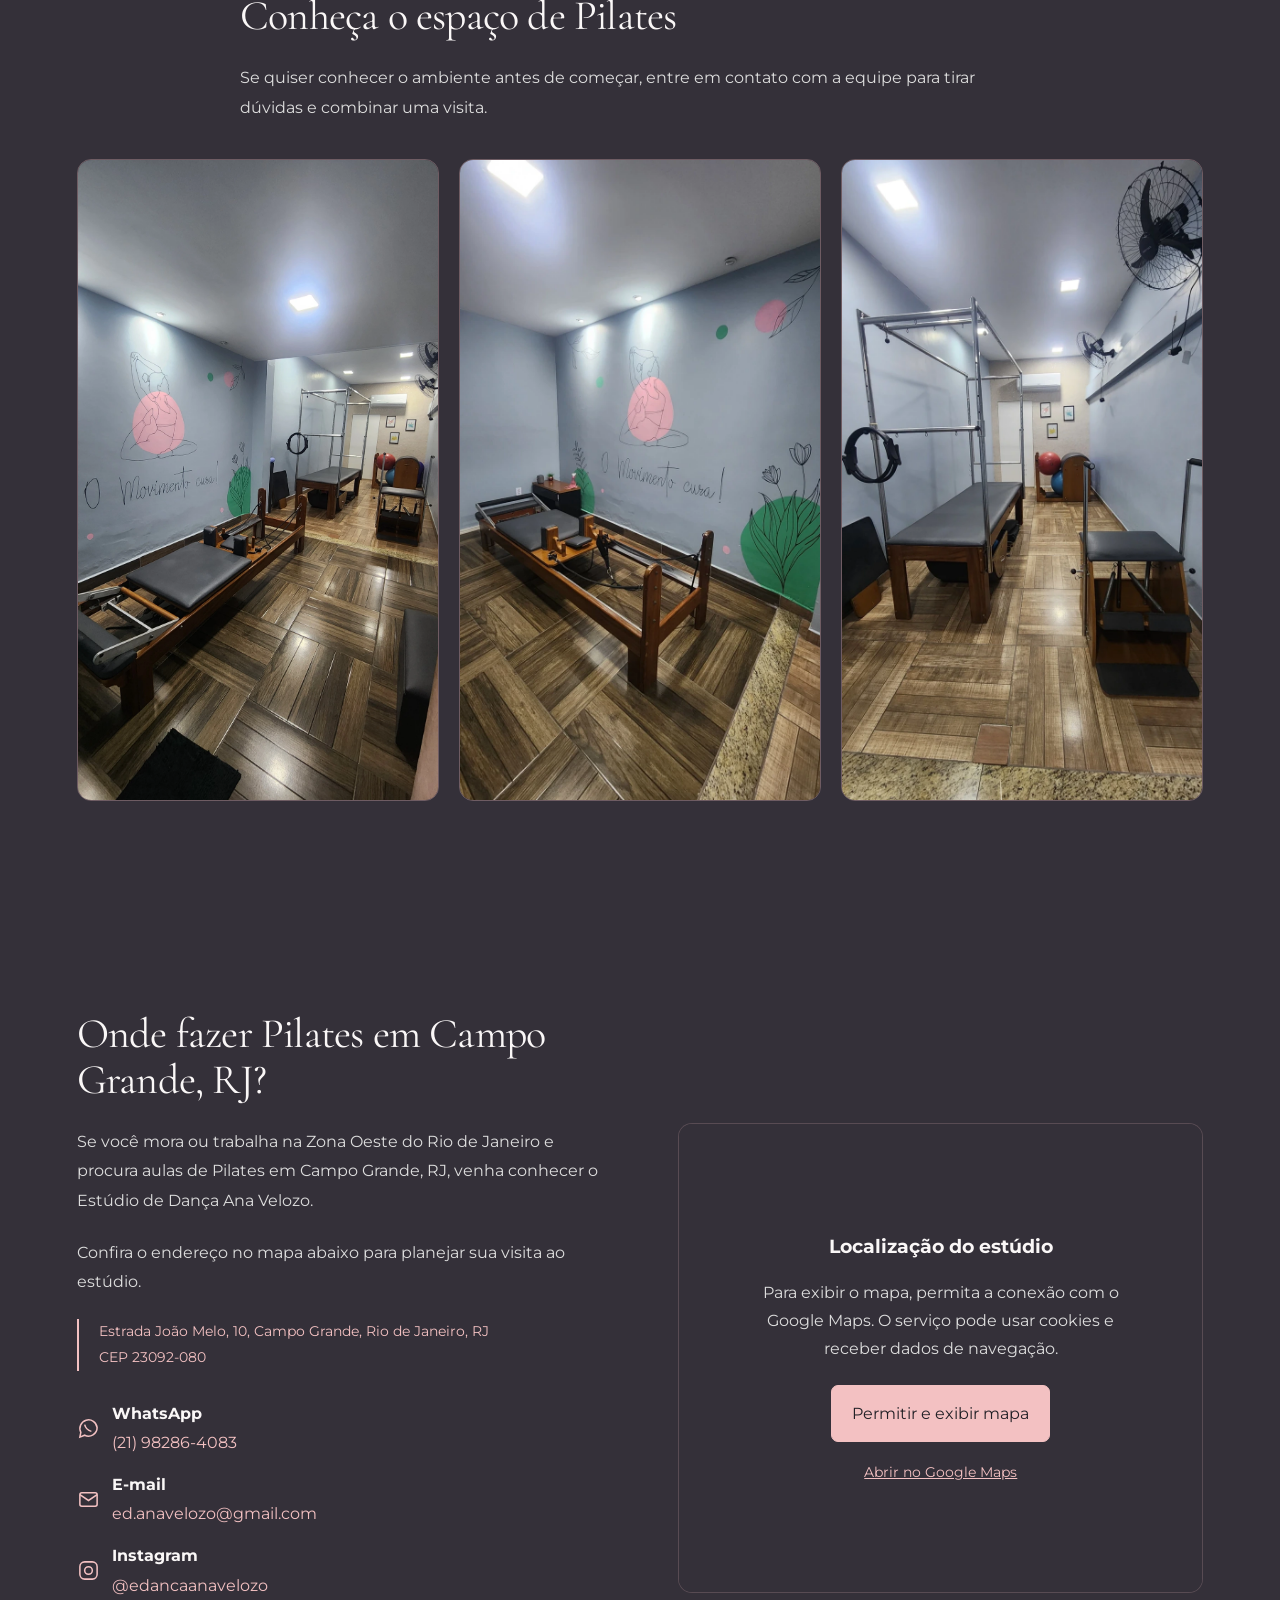
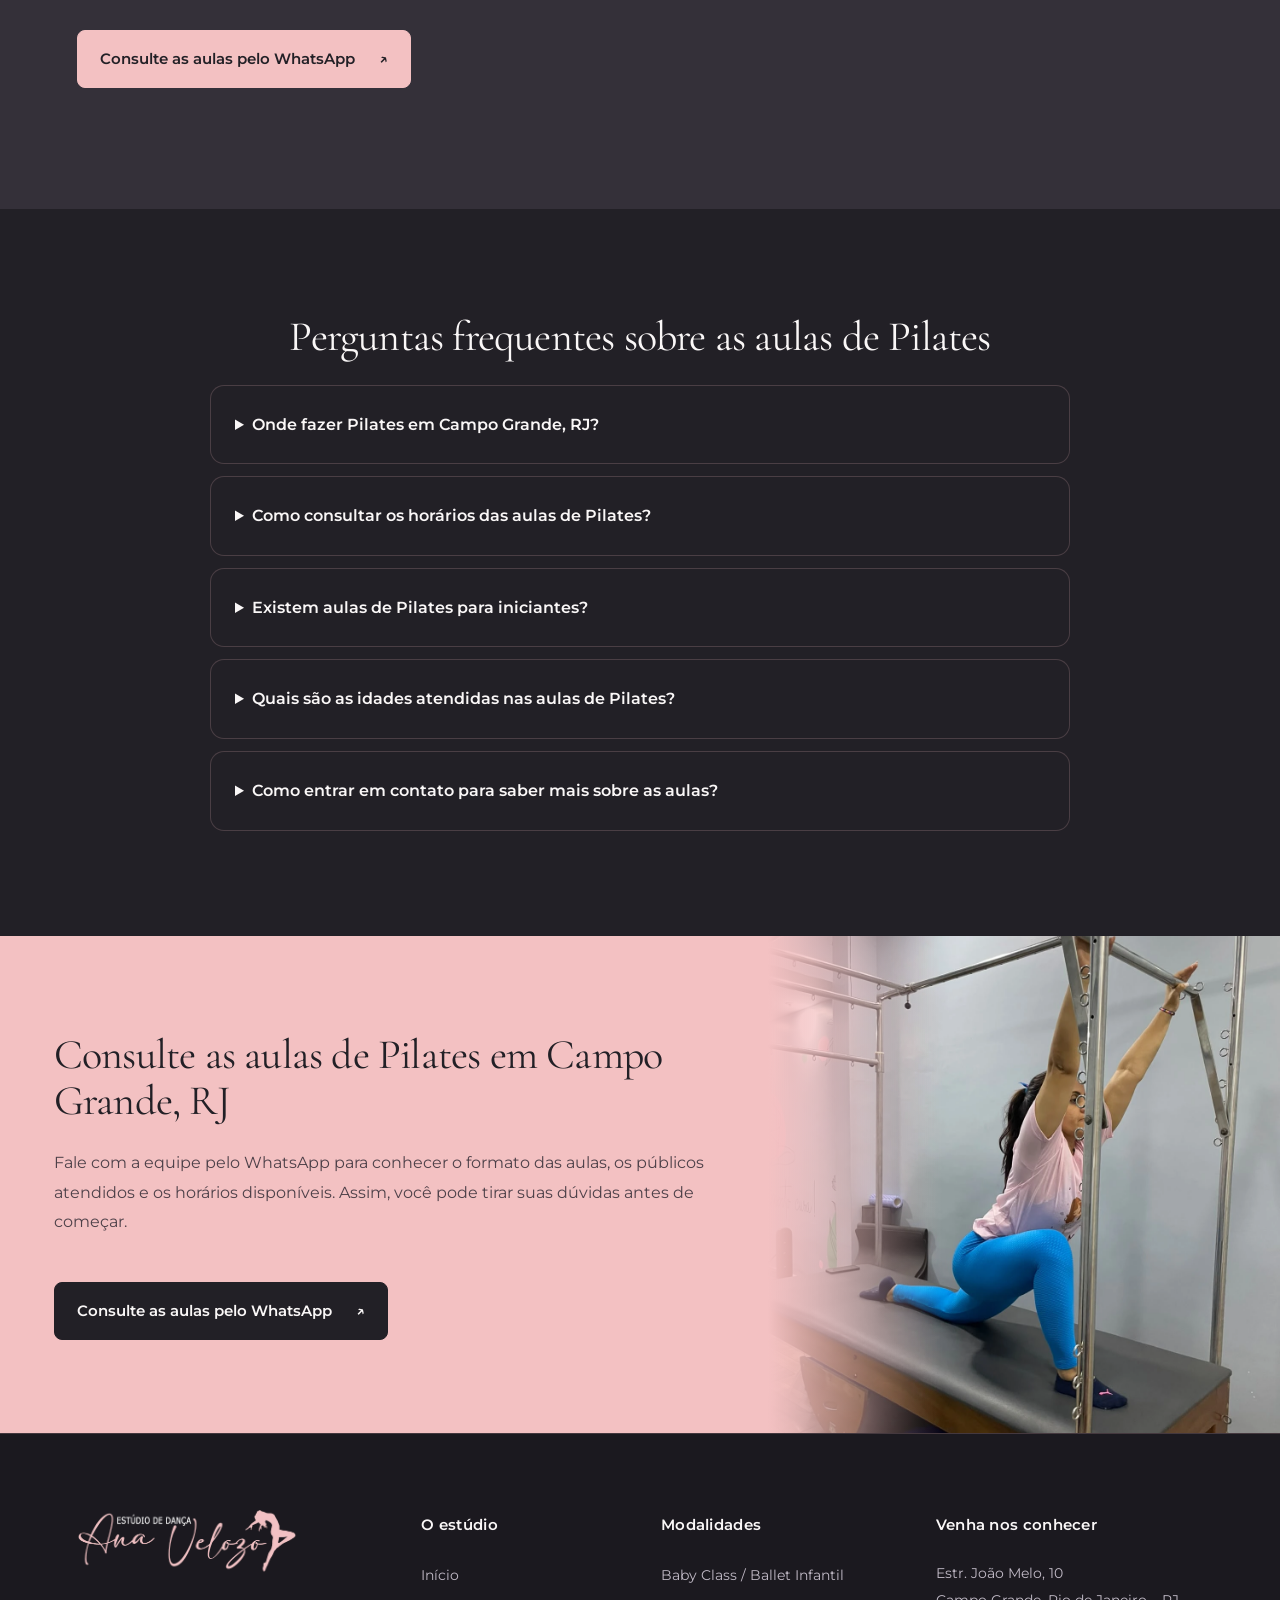
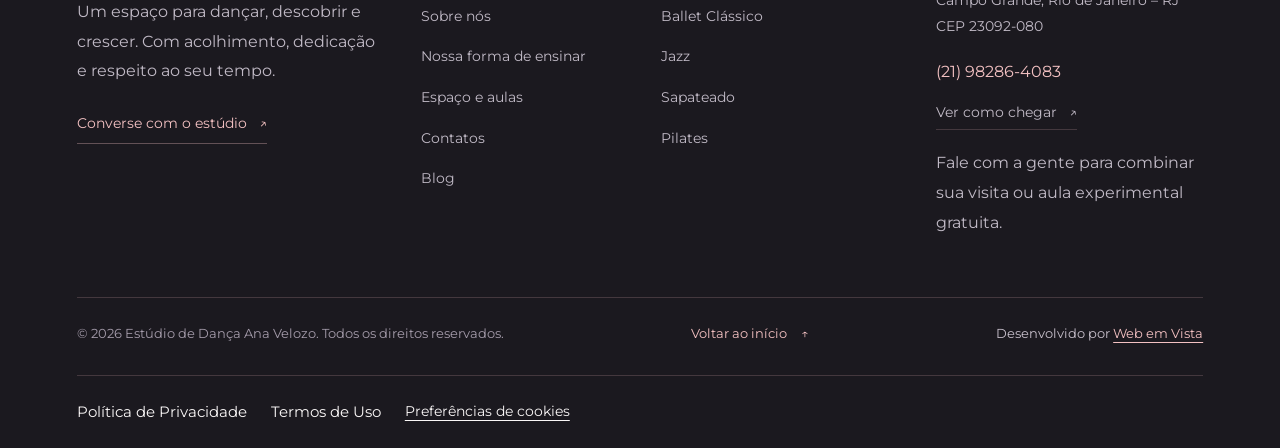
<file: modalidades/pilates/index.html>
<!doctype html>
<html lang="pt-BR">

<head>
  <meta charset="UTF-8" />
  <meta name="viewport" content="width=device-width,initial-scale=1" />
  <meta name="description" content="Conheça as aulas de Pilates em Campo Grande, RJ, com orientação durante os exercícios e atenção aos movimentos. Consulte as opções disponíveis no estúdio." />
  <link rel="canonical" href="https://estudioanavelozo.com.br/modalidades/pilates/" />
  <meta property="og:locale" content="pt_BR" />
  <meta property="og:type" content="website" />
  <meta property="og:title" content="Pilates em Campo Grande, RJ | Estúdio Ana Velozo" />
  <meta property="og:description" content="Conheça as aulas de Pilates em Campo Grande, RJ, com orientação durante os exercícios e atenção aos movimentos. Consulte as opções disponíveis no estúdio." />
  <meta property="og:url" content="https://estudioanavelozo.com.br/modalidades/pilates/" />
  <meta property="og:site_name" content="Estúdio de Dança Ana Velozo" />
  <meta property="og:image" content="https://estudioanavelozo.com.br/assets/og-logo.png" />
  <meta property="og:image:type" content="image/png" />
  <meta property="og:image:width" content="1200" />
  <meta property="og:image:height" content="630" />
  <meta property="og:image:alt" content="Estúdio de Dança Ana Velozo" />
  <meta name="twitter:card" content="summary_large_image" />
  <meta name="twitter:title" content="Pilates em Campo Grande, RJ | Estúdio Ana Velozo" />
  <meta name="twitter:description" content="Conheça as aulas de Pilates em Campo Grande, RJ, com orientação durante os exercícios e atenção aos movimentos. Consulte as opções disponíveis no estúdio." />
  <meta name="twitter:image" content="https://estudioanavelozo.com.br/assets/og-logo.png" />
  <meta name="theme-color" content="#222026" />
  <link rel="icon" href="/favicon.ico" sizes="any" />
  <link rel="icon" type="image/png" sizes="32x32" href="/assets/favicon-32x32.png" />
  <link rel="icon" type="image/png" sizes="192x192" href="/assets/favicon-192x192.png" />
  <link rel="apple-touch-icon" sizes="180x180" href="/assets/apple-touch-icon.png" />
  <title>Pilates em Campo Grande, RJ | Estúdio Ana Velozo</title>
  <link rel="preconnect" href="https://fonts.googleapis.com" />
  <link rel="preconnect" href="https://fonts.gstatic.com" crossorigin />
  <link href="https://fonts.googleapis.com/css2?family=Allura&amp;family=Cormorant+Garamond:ital,wght@0,400;0,500;0,600;1,400;1,500&amp;family=Montserrat:wght@400;500;600;700&amp;display=swap" rel="stylesheet" />
  <link rel="stylesheet" href="/style.css?v=780b00d8818f" />
  <script src="/script.js?v=2ba8a708bf9e" defer></script>
  <link rel="stylesheet" href="/modalidades/baby-class/style.css?v=d8f15e6a2d3c" />
  <link rel="stylesheet" href="/modalidades/jazz/style.css?v=1ab3fb9b64b4" />
  <link rel="stylesheet" href="/modalidades/pilates/style.css?v=9b3510c5a08f" />
  <link rel="stylesheet" href="/revision.css?v=092ef8e21843" />
  <link rel="stylesheet" href="/legal.css?v=40f7b56a0d3e" />
  <script src="/privacy.js?v=a1591efb0e61" defer></script>

  <script type="application/ld+json">
    {
      "@context": "https://schema.org",
      "@type": "FAQPage",
      "mainEntity": [{
          "@type": "Question",
          "name": "Onde fazer Pilates em Campo Grande, RJ?",
          "acceptedAnswer": {
            "@type": "Answer",
            "text": "O Estúdio de Dança Ana Velozo oferece aulas e um espaço preparado para a prática de Pilates em Campo Grande, Rio de Janeiro, RJ."
          }
        },
        {
          "@type": "Question",
          "name": "Como consultar os horários das aulas de Pilates?",
          "acceptedAnswer": {
            "@type": "Answer",
            "text": "Você pode verificar os horários disponíveis e a grade de atendimento enviando uma mensagem rápida pelo nosso WhatsApp (21) 98286-4083."
          }
        },
        {
          "@type": "Question",
          "name": "Existem aulas de Pilates para iniciantes?",
          "acceptedAnswer": {
            "@type": "Answer",
            "text": "Sim, as orientações são adaptadas para acompanhar os praticantes em suas diferentes etapas."
          }
        },
        {
          "@type": "Question",
          "name": "Quais são as idades atendidas nas aulas de Pilates?",
          "acceptedAnswer": {
            "@type": "Answer",
            "text": "O estúdio atende diferentes públicos conforme a organização das turmas."
          }
        },
        {
          "@type": "Question",
          "name": "Como entrar em contato para saber mais sobre as aulas?",
          "acceptedAnswer": {
            "@type": "Answer",
            "text": "O contato pode ser feito diretamente pelo WhatsApp (21) 98286-4083 ou por meio dos nossos canais oficiais de atendimento."
          }
        }
      ]
    }

  </script>
</head>

<body>
  <a class="skip" href="#conteudo">Pular para o conteúdo</a>
  <header>
    <div class="container header-inner">
      <a class="brand" href="/#inicio" aria-label="Ana Velozo — início">
        <img src="/assets/logo.png" alt="Estúdio de Dança Ana Velozo" width="920" height="270" />
      </a>
      <button class="menu-toggle" aria-label="Abrir menu" aria-expanded="false" aria-controls="menu">☰</button>
      <nav id="menu" aria-label="Menu principal">
        <a href="/#inicio">Início</a>
        <a href="/sobre/">Sobre</a>
        <div class="dropdown">
          <button class="dropdown-toggle" aria-expanded="false" aria-controls="submenu">
            Modalidades
            <span class="menu-chevron" aria-hidden="true">
              <svg viewBox="0 0 16 16" fill="none" stroke="currentColor" stroke-width="1.5" stroke-linecap="round" stroke-linejoin="round" focusable="false">
                <path d="m4 6 4 4 4-4"></path>
              </svg>
            </span>
          </button>
          <div class="submenu" id="submenu">
            <a href="/modalidades/ballet-classico/">Ballet</a>
            <a href="/modalidades/baby-class/">Ballet Infantil</a>
            <a href="/modalidades/jazz/">Jazz</a>
            <a href="/modalidades/sapateado/">Sapateado</a>
            <a href="/modalidades/pilates/" aria-current="page">Pilates</a>
          </div>
        </div>
        <a href="/blog/">Blog</a>
        <a href="/contato/">Contatos</a>
      </nav>
    </div>
  </header>

  <main id="conteudo" class="pilates-page">
    <section class="hero" id="inicio">
      <div class="hero-visual">
        <picture>
          <source media="(max-width:820px)" srcset="/assets/pilates-mobile.webp" />
          <img src="/assets/pilates-desktop.webp" alt="Aula de Pilates com aparelhos no Estúdio Ana Velozo em Campo Grande RJ" width="2200" height="974" fetchpriority="high" />
        </picture>
      </div>
      <div class="container hero-inner">
        <div class="hero-copy">
          <h1>Pilates em Campo Grande, RJ: Movimento, Cuidado e Bem-Estar</h1>
          <p>
            No Estúdio de Dança Ana Velozo, o Pilates é oferecido como uma modalidade dedicada ao movimento
            consciente, à postura e ao cuidado com o corpo. Se você busca um estúdio de Pilates em Campo Grande, RJ
            que priorize a atenção individualizada e um ambiente acolhedor, nossa equipe está pronta para apresentar
            as opções disponíveis para você.
          </p>
          <div class="actions">
            <a class="button" href="https://wa.me/5521982864083?text=Ol%C3%A1%21%20Quero%20consultar%20as%20aulas%20de%20Pilates." target="_blank" rel="noopener">Consulte as aulas de Pilates pelo WhatsApp <span aria-hidden="true">↗</span>
            </a>
          </div>
        </div>
      </div>
    </section>
    <section class="section pilates-divider">
      <div class="container pilates-split">
        <div class="pilates-photo-pair">
          <img src="/assets/pilates-pratica-1.webp?v=92a15409b75c" alt="Prática de Pilates no Estúdio Ana Velozo — foto 1" width="1050" height="1400" loading="lazy" />
          <img src="/assets/pilates-pratica-2.webp" alt="Prática de Pilates no Estúdio Ana Velozo — foto 2" width="1050" height="1400" loading="lazy" />
        </div>
        <div>
          <h2>O que se trabalha nas aulas de Pilates?</h2>
          <p>
            A prática de Pilates é amplamente reconhecida por seu foco no fortalecimento muscular, na flexibilidade,
            no controle da respiração e no alinhamento postural. Mais do que uma atividade física tradicional, a
            modalidade propõe uma vivência corporal pautada na concentração e na precisão dos movimentos.
          </p>
          <p>
            A atenção à respiração e à execução dos exercícios faz parte da prática, ajudando o aluno a perceber como
            realiza cada movimento.
          </p>
          <div class="actions">
            <a class="button" href="https://wa.me/5521982864083?text=Ol%C3%A1%21%20Quero%20consultar%20as%20aulas%20de%20Pilates." target="_blank" rel="noopener">Consulte as aulas pelo WhatsApp <span aria-hidden="true">↗</span>
            </a>
          </div>
        </div>
      </div>
    </section>
    <section class="section pilates-format">
      <div class="container">
        <div class="center-heading">
          <h2>Como funcionam as aulas de Pilates no estúdio?</h2>
          <p>
            Durante as aulas, os praticantes recebem orientação para executar os exercícios e acompanhar cada
            movimento com atenção. As propostas são adaptadas às diferentes etapas de aprendizado dos alunos.
          </p>
        </div>
        <div class="pilates-format-cards">
          <article>
            <svg viewBox="0 0 24 24" aria-hidden="true" fill="none" stroke="currentColor" stroke-width="1.5" stroke-linecap="round" stroke-linejoin="round">
              <circle cx="12" cy="5" r="2"></circle>
              <path d="M5 10h14M12 7v8m0 0-5 6m5-6 5 6"></path>
            </svg>
            <h3>Orientação durante a prática</h3>
            <p>
              Os exercícios são apresentados com orientações para que o aluno compreenda a proposta e acompanhe a
              execução. Esse é também um momento para esclarecer dúvidas sobre os movimentos.
            </p>
          </article>
          <article>
            <svg viewBox="0 0 24 24" aria-hidden="true" fill="none" stroke="currentColor" stroke-width="1.5" stroke-linecap="round" stroke-linejoin="round">
              <circle cx="12" cy="12" r="8"></circle>
              <circle cx="12" cy="12" r="3"></circle>
              <path d="M12 1v3m0 16v3M1 12h3m16 0h3"></path>
            </svg>
            <h3>Atenção a cada movimento</h3>
            <p>
              Respiração, postura e controle são trabalhados durante a prática. A proposta é realizar os exercícios
              com concentração e perceber como o corpo participa de cada movimento.
            </p>
          </article>
          <article>
            <svg viewBox="0 0 24 24" aria-hidden="true" fill="none" stroke="currentColor" stroke-width="1.5" stroke-linecap="round" stroke-linejoin="round">
              <path d="m3 17 6-6 4 4 8-9m-6 0h6v6"></path>
            </svg>
            <h3>Aprendizado progressivo</h3>
            <p>
              As orientações acompanham as diferentes etapas de aprendizado. Quem está começando pode conhecer os
              exercícios aos poucos, enquanto desenvolve familiaridade com a prática.
            </p>
          </article>
        </div>
        <div class="actions">
          <a class="button dark" href="https://wa.me/5521982864083?text=Ol%C3%A1%21%20Quero%20consultar%20as%20aulas%20de%20Pilates." target="_blank" rel="noopener">Consulte as aulas pelo WhatsApp <span aria-hidden="true">↗</span>
          </a>
        </div>
      </div>
    </section>
    <section class="section pilates-dark">
      <div class="container pilates-split">
        <div>
          <h2>Pilates para iniciantes e praticantes com experiência</h2>
          <p>
            O Pilates é uma modalidade versátil que pode ser adaptada a diferentes perfis de praticantes que buscam
            manter o corpo ativo e saudável. Seja para quem deseja iniciar uma nova rotina de cuidados corporais ou
            para quem já possui familiaridade com a prática, o estúdio oferece um ambiente preparado para receber
            novos alunos.
          </p>
          <div class="actions">
            <a class="button" href="https://wa.me/5521982864083?text=Ol%C3%A1%21%20Quero%20consultar%20as%20aulas%20de%20Pilates." target="_blank" rel="noopener">Consulte as aulas pelo WhatsApp <span aria-hidden="true">↗</span>
            </a>
          </div>
        </div>
        <div class="pilates-photo-pair pilates-beginners-photos">
          <img src="/assets/pilates-iniciantes-1.webp" alt="Prática de Pilates no Estúdio Ana Velozo, imagem 1" width="1086" height="1448" loading="lazy" />
          <img src="/assets/pilates-iniciantes-2.webp" alt="Prática de Pilates no Estúdio Ana Velozo, imagem 2" width="900" height="1600" loading="lazy" />
        </div>
      </div>
    </section>
    <section class="section revision-space">
      <div class="container">
        <div class="revision-copy">
          <h2>Conheça o espaço de Pilates</h2>
          <p>
            Se quiser conhecer o ambiente antes de começar, entre em contato com a equipe para tirar dúvidas e
            combinar uma visita.
          </p>
        </div>
        <div class="revision-space-gallery" aria-label="Espaço de Pilates">
          <img src="/assets/pilates-espaco-1.webp?v=bba0e96def35" alt="Espaço de Pilates do Estúdio Ana Velozo" width="1013" height="1800" loading="lazy" />
          <img src="/assets/pilates-espaco-2.webp" alt="Aparelho de Pilates e parede decorada da sala" width="788" height="1400" loading="lazy" />
          <img src="/assets/pilates-espaco-3.webp" alt="Estrutura e aparelhos do espaço de Pilates" width="788" height="1400" loading="lazy" />
        </div>
      </div>
    </section>

    <section class="section pilates-location">
      <div class="container pilates-split">
        <div>
          <h2>Onde fazer Pilates em Campo Grande, RJ?</h2>
          <p>
            Se você mora ou trabalha na Zona Oeste do Rio de Janeiro e procura aulas de Pilates em Campo Grande, RJ,
            venha conhecer o Estúdio de Dança Ana Velozo.
          </p>
          <p>Confira o endereço no mapa abaixo para planejar sua visita ao estúdio.</p>
          <address>Estrada João Melo, 10, Campo Grande, Rio de Janeiro, RJ<br />CEP 23092-080</address>
          <ul class="baby-contact-list" aria-label="Canais de contato">
            <li>
              <svg aria-hidden="true" viewBox="0 0 24 24" fill="none" stroke="currentColor" stroke-width="1.6">
                <path d="M21 11a9 9 0 0 1-13 8l-5 2 1-5A9 9 0 1 1 21 11Z"></path>
                <path d="M8 8c1 4 3 6 7 7"></path>
              </svg>
              <div>
                <strong>WhatsApp</strong>
                <a href="https://wa.me/5521982864083?text=Ol%C3%A1%21%20Quero%20consultar%20as%20aulas%20de%20Pilates.">(21) 98286-4083</a>
              </div>
            </li>
            <li>
              <svg aria-hidden="true" viewBox="0 0 24 24" fill="none" stroke="currentColor" stroke-width="1.6">
                <rect x="3" y="5" width="18" height="14" rx="2"></rect>
                <path d="m3 7 9 6 9-6"></path>
              </svg>
              <div><strong>E-mail</strong>
                <a href="mailto:ed.anavelozo@gmail.com">ed.anavelozo@gmail.com</a>
              </div>
            </li>
            <li>
              <svg aria-hidden="true" viewBox="0 0 24 24" fill="none" stroke="currentColor" stroke-width="1.6">
                <rect x="3" y="3" width="18" height="18" rx="5"></rect>
                <circle cx="12" cy="12" r="4"></circle>
                <path d="M17 7h.01"></path>
              </svg>
              <div>
                <strong>Instagram</strong>
                <a href="https://www.instagram.com/edancaanavelozo/">@edancaanavelozo</a>
              </div>
            </li>
          </ul>
          <div class="actions">
            <a class="button" href="https://wa.me/5521982864083?text=Ol%C3%A1%21%20Quero%20consultar%20as%20aulas%20de%20Pilates." target="_blank" rel="noopener">Consulte as aulas pelo WhatsApp <span aria-hidden="true">↗</span>
            </a>
          </div>
        </div>
        <div class="location-map">
          <iframe title="Localização do Estúdio de Dança Ana Velozo no Google Maps" width="400" height="300" style="border: 0" allowfullscreen loading="lazy" referrerpolicy="strict-origin-when-cross-origin" data-map-src="https://www.google.com/maps/embed?pb=!1m18!1m12!1m3!1d3676.0703983615476!2d-43.5495029!3d-22.8738577!2m3!1f0!2f0!3f0!3m2!1i1024!2i768!4f13.1!3m3!1m2!1s0x9be12bf1a7f3cd%3A0x7181696cbaff1a4d!2sEst%C3%BAdio%20de%20Dan%C3%A7a%20Ana%20Velozo%20-%20Dan%C3%A7a%20e%20Pilates!5e0!3m2!1spt-BR!2sbr!4v1794537131840!5m2!1spt-BR!2sbr" hidden="hidden"></iframe>
          <div class="map-consent-placeholder" data-map-placeholder>
            <strong>Localização do estúdio</strong>
            <p>
              Para exibir o mapa, permita a conexão com o Google Maps. O serviço pode usar cookies e receber dados de
              navegação.
            </p>
            <button type="button" data-map-allow>Permitir e exibir mapa</button>
            <a href="https://www.google.com/maps/search/?api=1&amp;query=Estrada+Joao+Melo+10+Campo+Grande+Rio+de+Janeiro" target="_blank" rel="noopener">Abrir no Google Maps</a>
          </div>
        </div>
      </div>
    </section>

    <section class="section container">
      <div class="center-heading">
        <h2>Perguntas frequentes sobre as aulas de Pilates</h2>
      </div>
      <div class="baby-faq">
        <details>
          <summary>Onde fazer Pilates em Campo Grande, RJ?</summary>
          <p>
            O Estúdio de Dança Ana Velozo oferece aulas e um espaço preparado para a prática de Pilates em Campo
            Grande, Rio de Janeiro, RJ.
          </p>
        </details>
        <details>
          <summary>Como consultar os horários das aulas de Pilates?</summary>
          <p>
            Você pode verificar os horários disponíveis e a grade de atendimento enviando uma mensagem rápida pelo
            nosso WhatsApp (21) 98286-4083.
          </p>
        </details>
        <details>
          <summary>Existem aulas de Pilates para iniciantes?</summary>
          <p>Sim, as orientações são adaptadas para acompanhar os praticantes em suas diferentes etapas.</p>
        </details>
        <details>
          <summary>Quais são as idades atendidas nas aulas de Pilates?</summary>
          <p>O estúdio atende diferentes públicos conforme a organização das turmas.</p>
        </details>
        <details>
          <summary>Como entrar em contato para saber mais sobre as aulas?</summary>
          <p>
            O contato pode ser feito diretamente pelo WhatsApp (21) 98286-4083 ou por meio dos nossos canais oficiais
            de atendimento.
          </p>
        </details>
      </div>
    </section>
    <section class="final-cta pilates-final">
      <div class="container">
        <h2>Consulte as aulas de Pilates em Campo Grande, RJ</h2>
        <p>
          Fale com a equipe pelo WhatsApp para conhecer o formato das aulas, os públicos atendidos e os horários
          disponíveis. Assim, você pode tirar suas dúvidas antes de começar.
        </p>
        <div class="actions">
          <a class="button dark" href="https://wa.me/5521982864083?text=Ol%C3%A1%21%20Quero%20consultar%20as%20aulas%20de%20Pilates." target="_blank" rel="noopener">Consulte as aulas pelo WhatsApp <span aria-hidden="true">↗</span>
          </a>
        </div>
      </div>
    </section>
  </main>
  <footer class="institutional-footer">
    <div class="container footer-grid">
      <div class="footer-identity">
        <a class="brand" href="/#inicio" aria-label="Estúdio Ana Velozo — início">
          <img src="/assets/logo.png" alt="Estúdio de Dança Ana Velozo" width="920" height="270" loading="lazy" />
        </a>
        <p>Um espaço para dançar, descobrir e crescer. Com acolhimento, dedicação e respeito ao seu tempo.</p>
        <a class="footer-contact-link" href="https://wa.me/5521982864083" target="_blank" rel="noopener">Converse com o estúdio <span aria-hidden="true">↗</span>
        </a>
      </div>
      <div class="footer-column">
        <h3>O estúdio</h3>
        <ul>
          <li>
            <a href="/#inicio">Início</a>
          </li>
          <li>
            <a href="/sobre/">Sobre nós</a>
          </li>
          <li>
            <a href="/#ensino">Nossa forma de ensinar</a>
          </li>
          <li>
            <a href="/#espaco">Espaço e aulas</a>
          </li>
          <li>
            <a href="/contato/">Contatos</a>
          </li>
          <li>
            <a href="/blog/">Blog</a>
          </li>
        </ul>
      </div>
      <div class="footer-column">
        <h3>Modalidades</h3>
        <ul>
          <li>
            <a href="/modalidades/baby-class/">Baby Class / Ballet Infantil</a>
          </li>
          <li>
            <a href="/modalidades/ballet-classico/">Ballet Clássico</a>
          </li>
          <li>
            <a href="/modalidades/jazz/" aria-current="page">Jazz</a>
          </li>
          <li>
            <a href="/modalidades/sapateado/" aria-current="page">Sapateado</a>
          </li>
          <li>
            <a href="/modalidades/pilates/" aria-current="page">Pilates</a>
          </li>
        </ul>
      </div>
      <div class="footer-column footer-location">
        <h3>Venha nos conhecer</h3>
        <address>Estr. João Melo, 10<br />Campo Grande, Rio de Janeiro – RJ<br />CEP 23092-080</address>
        <a href="https://wa.me/5521982864083" target="_blank" rel="noopener" class="footer-phone">(21) 98286-4083</a>
        <a href="https://www.google.com/maps/search/?api=1&amp;query=Estrada+Joao+Melo+10+Campo+Grande+Rio+de+Janeiro" target="_blank" rel="noopener" class="footer-directions">Ver como chegar <span aria-hidden="true">↗</span>
        </a>
        <p>Fale com a gente para combinar sua visita ou aula experimental gratuita.</p>
      </div>
    </div>
    <div class="container footer-bottom">
      <small>© <span id="year">2026</span> Estúdio de Dança Ana Velozo. Todos os direitos reservados.</small>
      <a href="/#inicio" class="footer-back">Voltar ao início <span aria-hidden="true">↑</span>
      </a>
      <span class="footer-developer">Desenvolvido por
        <a href="https://www.webemvista.com.br/" target="_blank" rel="noopener">Web em Vista</a>
      </span>
    </div>
    <nav class="container footer-legal-links" aria-label="Informações legais">
      <a href="/privacidade/">Política de Privacidade</a>
      <a href="/termos-de-uso/">Termos de Uso</a>
      <button type="button" data-privacy-open>Preferências de cookies</button>
    </nav>
  </footer>
  <dialog id="modality-dialog" aria-labelledby="dialog-title">
    <button class="dialog-close" aria-label="Fechar detalhes">×</button>
    <p class="eyebrow">ENCONTRE O SEU MOVIMENTO</p>
    <h2 id="dialog-title"></h2>
    <p id="dialog-description"></p>
    <p>Converse com a gente para conhecer as turmas, os horários e a aula mais indicada para você ou seu filho.</p>
    <a class="button" id="dialog-whatsapp" href="https://wa.me/5521982864083?text=Ol%C3%A1%21%20Quero%20agendar%20uma%20aula%20experimental%20gratuita." target="_blank" rel="noopener">Quero conhecer esta modalidade ↗</a>
  </dialog>
  <a class="whatsapp-float" href="https://wa.me/5521982864083?text=Ol%C3%A1%21%20Quero%20saber%20mais%20sobre%20as%20aulas%20do%20est%C3%BAdio." target="_blank" rel="noopener" aria-label="Falar com o Estúdio Ana Velozo pelo WhatsApp (abre em nova aba)">
    <svg viewBox="0 0 24 24" aria-hidden="true" focusable="false" fill="currentColor">
      <path d="M20.52 3.48A11.91 11.91 0 0 0 12.04 0C5.43 0 .04 5.38.04 12c0 2.12.55 4.19 1.6 6.02L0 24l6.14-1.61A12.02 12.02 0 0 0 12.04 24H12c6.62 0 12-5.38 12-12 0-3.21-1.24-6.22-3.48-8.52ZM12.04 21.98a9.98 9.98 0 0 1-5.08-1.39l-.37-.22-3.64.96.97-3.55-.24-.38a9.92 9.92 0 0 1-1.53-5.4c0-5.5 4.47-9.98 9.98-9.98 2.66 0 5.17 1.04 7.05 2.93A9.9 9.9 0 0 1 22.1 12c0 5.5-4.48 9.98-10.06 9.98Zm5.48-7.48c-.3-.15-1.77-.87-2.05-.97-.28-.1-.48-.15-.68.15-.2.3-.77.97-.95 1.17-.17.2-.35.22-.65.07-.3-.15-1.26-.46-2.4-1.48-.89-.79-1.49-1.77-1.66-2.07-.18-.3-.02-.46.13-.61.13-.13.3-.35.45-.53.15-.17.2-.3.3-.5.1-.2.05-.37-.03-.52-.07-.15-.67-1.62-.92-2.22-.24-.58-.48-.5-.67-.51h-.58c-.2 0-.52.07-.8.37-.27.3-1.04 1.02-1.04 2.49 0 1.47 1.07 2.89 1.22 3.09.15.2 2.11 3.22 5.11 4.51.71.31 1.27.49 1.7.63.71.23 1.36.2 1.87.12.57-.09 1.77-.72 2.02-1.42.25-.7.25-1.3.17-1.42-.07-.13-.27-.2-.57-.35Z"></path>
    </svg>
  </a>
  <section id="privacy-banner" class="privacy-banner" aria-label="Sua privacidade" hidden>
    <h2>Você escolhe se quer usar o mapa</h2>
    <p>
      O Google Maps só é carregado com sua permissão e pode usar cookies e dados de navegação. Sua escolha fica salva
      neste navegador. <a href="/privacidade/">Saiba mais</a>.
    </p>
    <div class="privacy-actions">
      <button type="button" data-privacy-reject>Recusar opcionais</button>
      <button type="button" data-privacy-accept>Permitir mapa</button>
    </div>
  </section>
  <dialog id="privacy-settings" class="privacy-settings" aria-labelledby="privacy-title">
    <button type="button" class="dialog-close" id="privacy-close" aria-label="Fechar preferências">×</button>
    <h2 id="privacy-title">Preferências de cookies</h2>
    <p>O mapa do Google é opcional. A navegação e o contato com o estúdio continuam disponíveis sem ele.</p>
    <label>
      <input type="checkbox" id="privacy-maps" />Permitir Google Maps
    </label>
    <p>
      A escolha é salva localmente por até 180 dias. Ao desativar, os mapas incorporados deixam de carregar. Para
      apagar cookies já criados pelo Google, use as configurações do navegador.
    </p>
    <div class="privacy-actions">
      <button type="button" data-privacy-reject>Recusar opcionais</button>
      <button type="button" id="privacy-save">Salvar preferências</button>
    </div>
  </dialog>
</body>

</html>
</file>
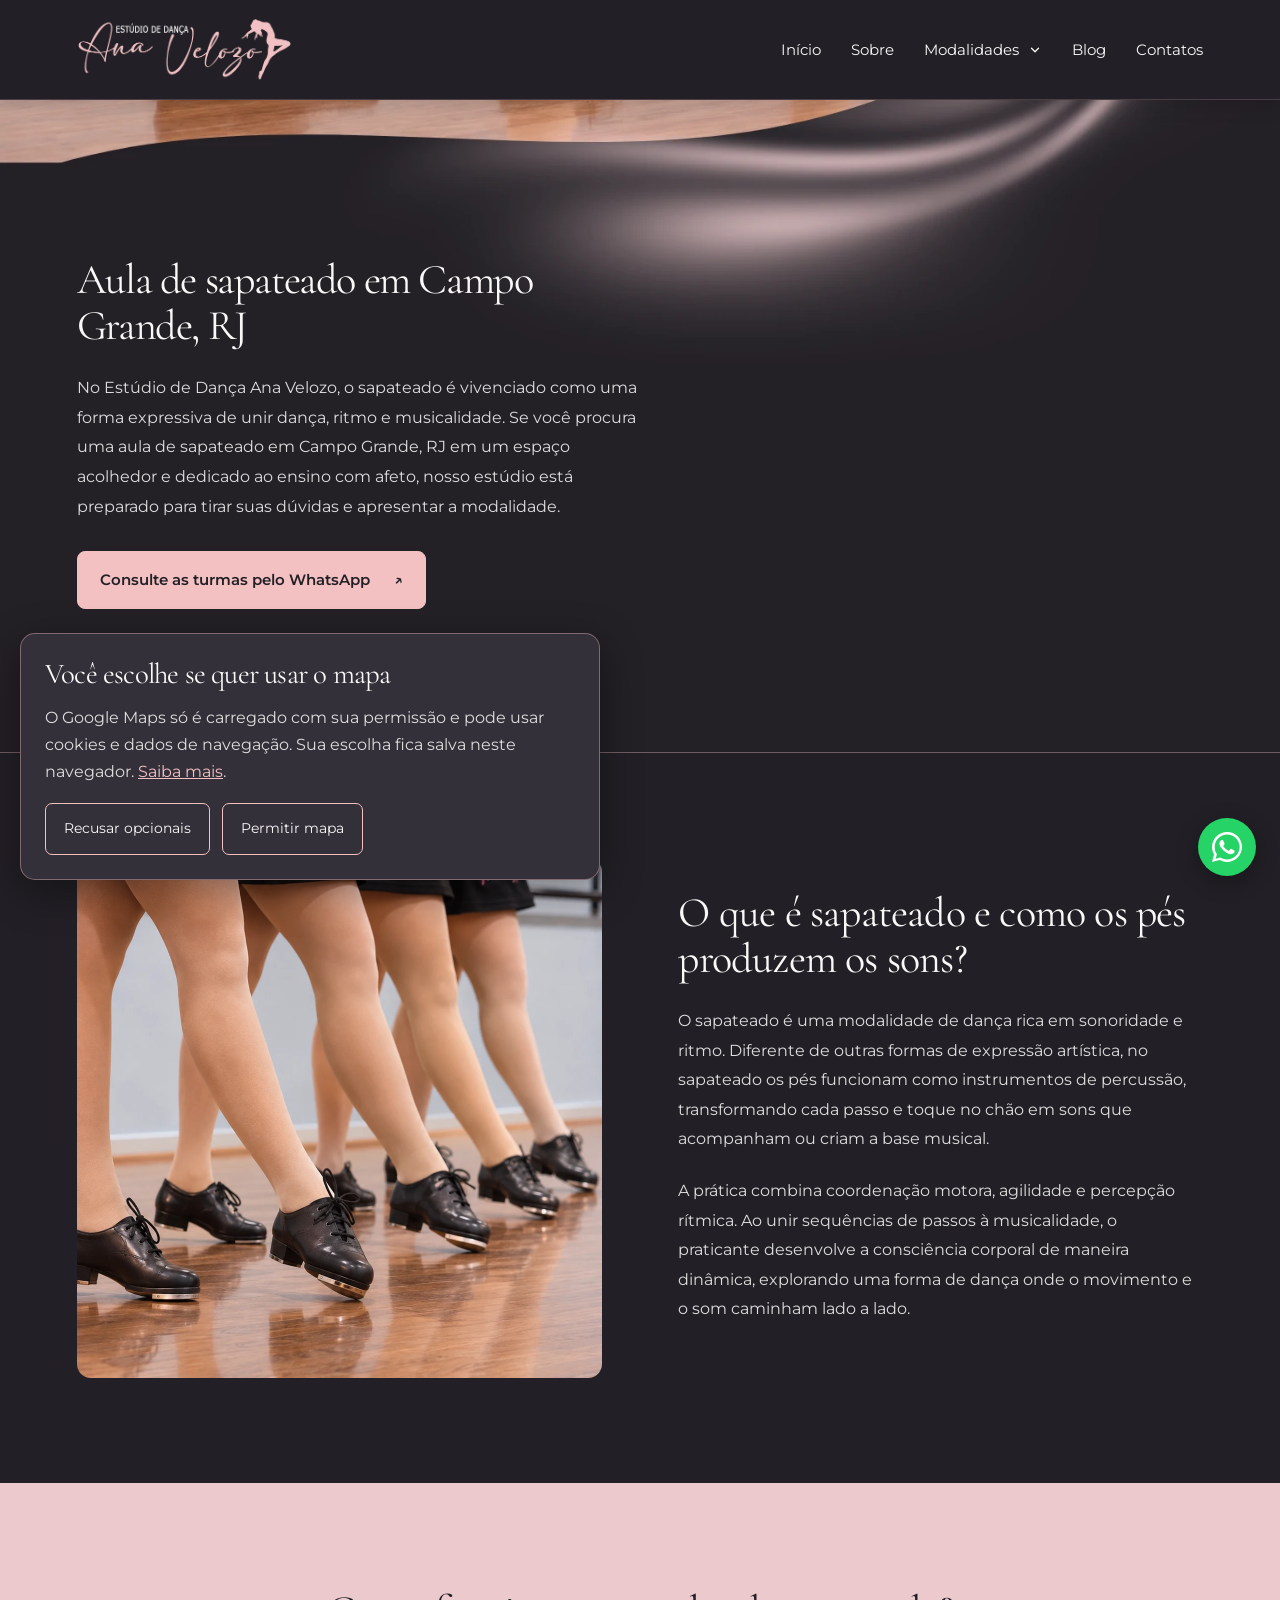
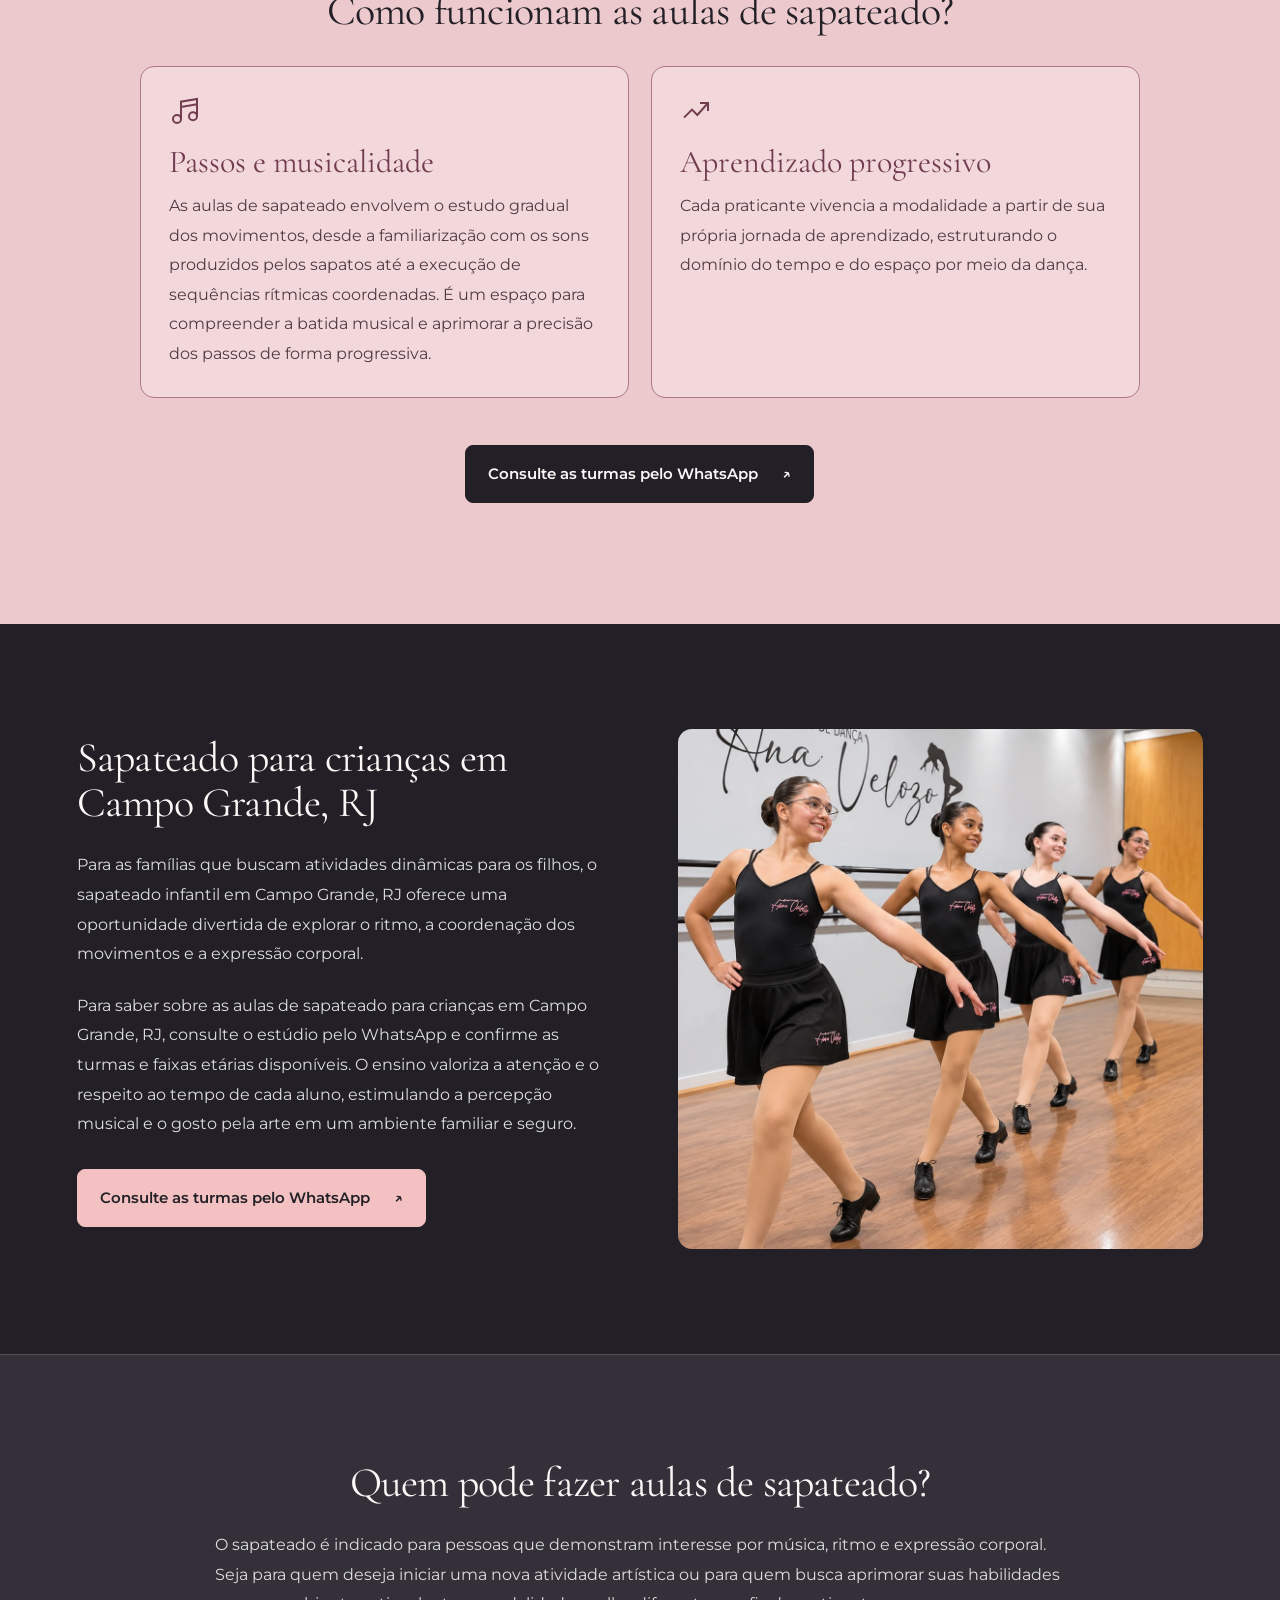
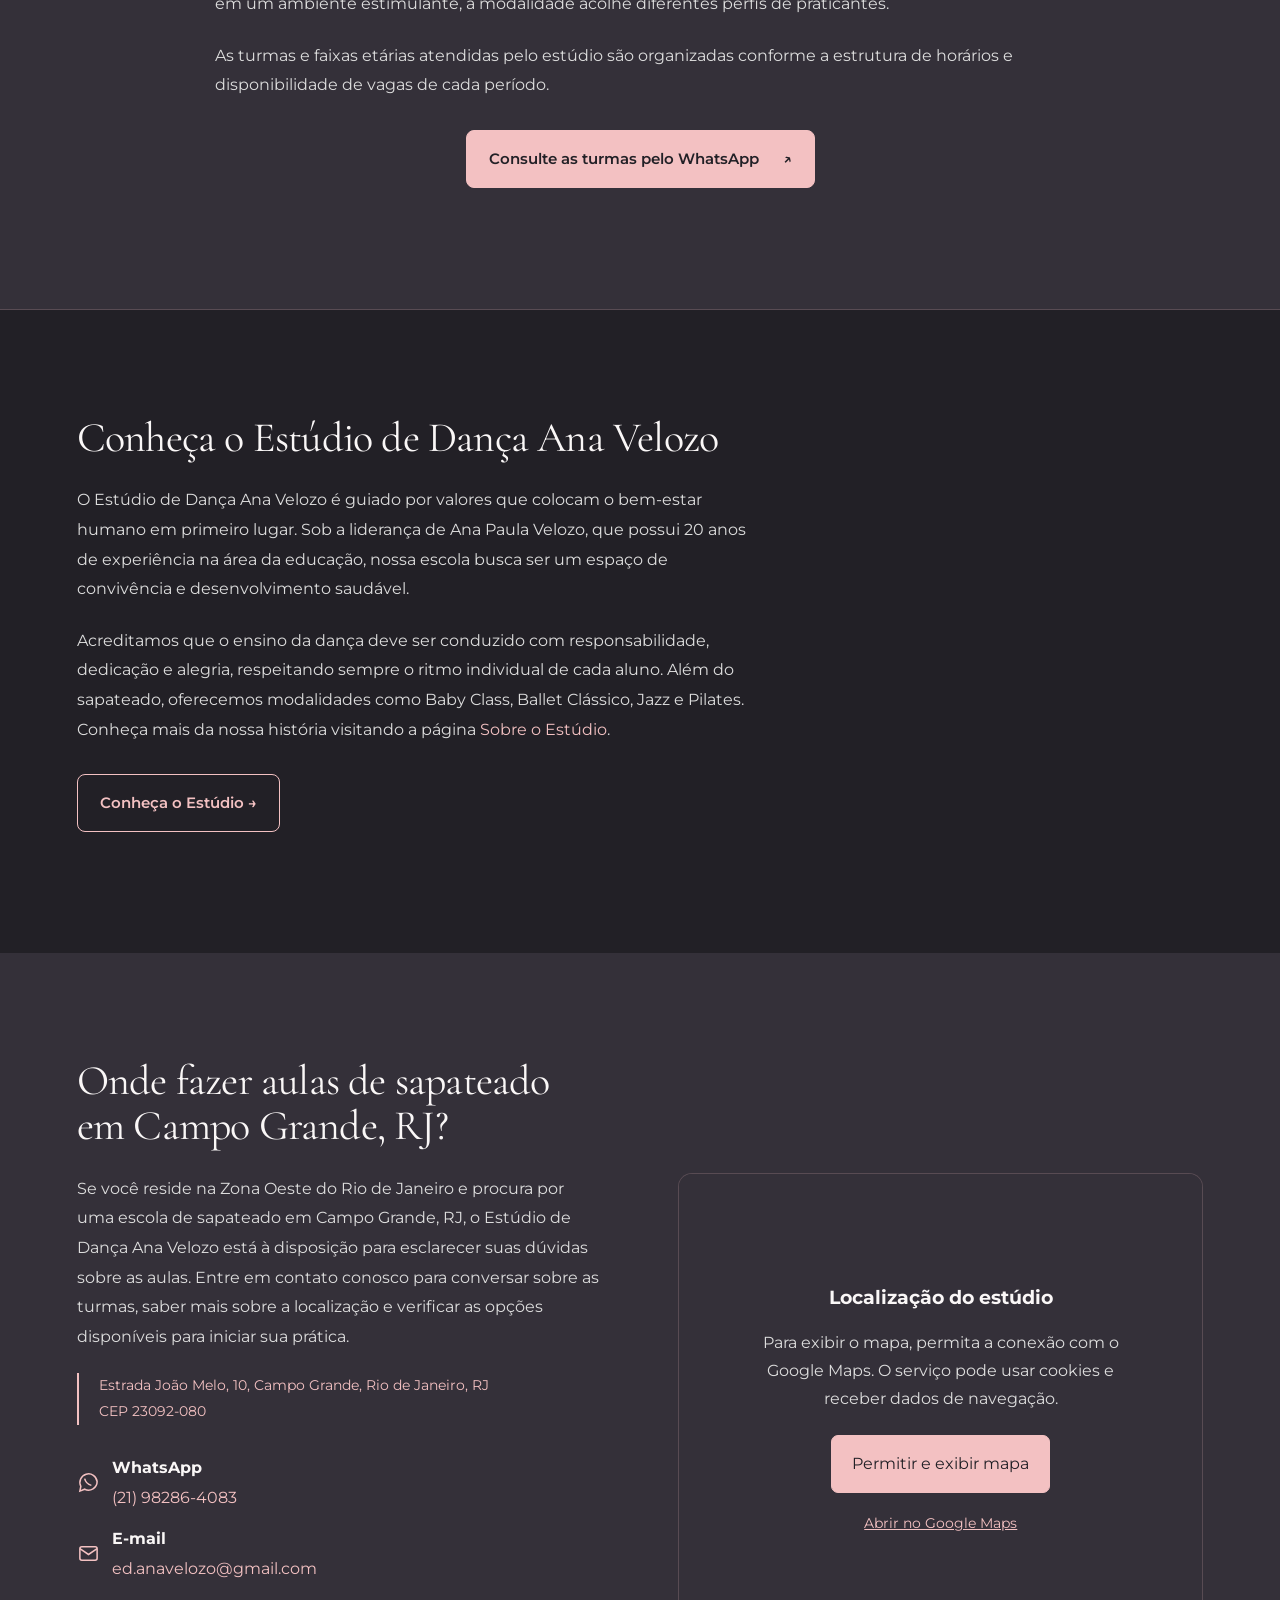
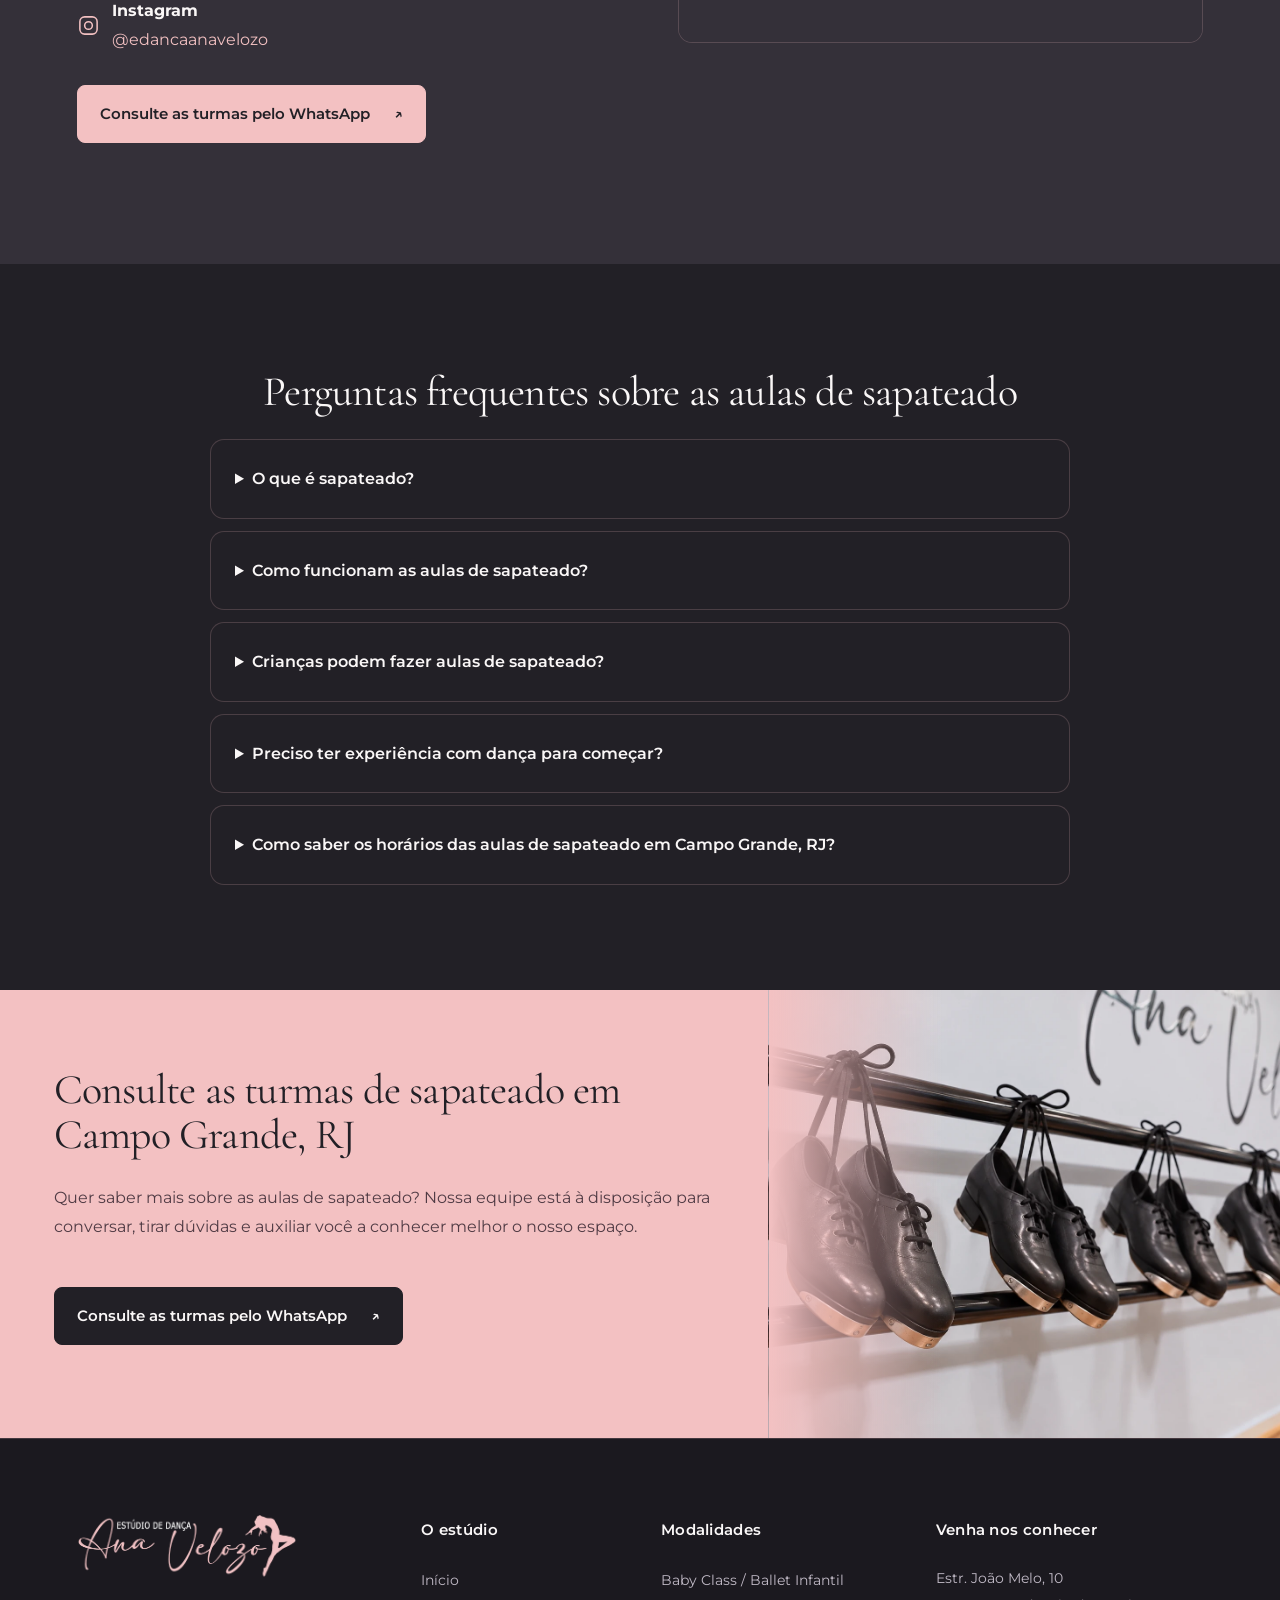
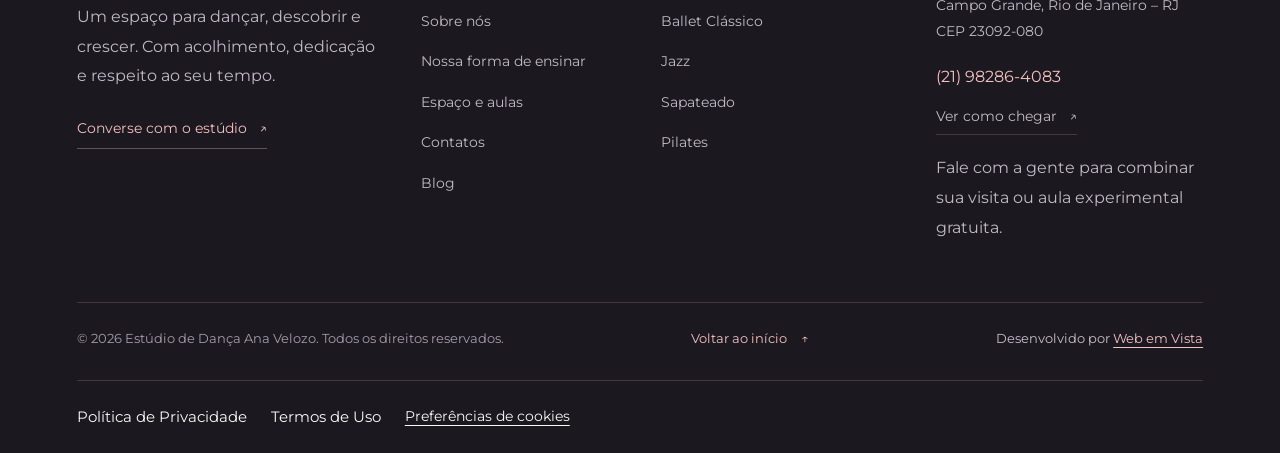
<file: modalidades/sapateado/index.html>
<!doctype html>
<html lang="pt-BR">

<head>
  <meta charset="UTF-8" />
  <meta name="viewport" content="width=device-width,initial-scale=1" />
  <meta name="description" content="Conheça as aulas de sapateado em Campo Grande, RJ. Aprenda passos, ritmo e musicalidade em um ambiente acolhedor. Consulte horários e turmas." />
  <link rel="canonical" href="https://estudioanavelozo.com.br/modalidades/sapateado/" />
  <meta property="og:locale" content="pt_BR" />
  <meta property="og:type" content="website" />
  <meta property="og:title" content="Aula de Sapateado em Campo Grande, RJ | Ana Velozo" />
  <meta property="og:description" content="Conheça as aulas de sapateado em Campo Grande, RJ. Aprenda passos, ritmo e musicalidade em um ambiente acolhedor. Consulte horários e turmas." />
  <meta property="og:url" content="https://estudioanavelozo.com.br/modalidades/sapateado/" />
  <meta property="og:site_name" content="Estúdio de Dança Ana Velozo" />
  <meta property="og:image" content="https://estudioanavelozo.com.br/assets/og-logo.png" />
  <meta property="og:image:type" content="image/png" />
  <meta property="og:image:width" content="1200" />
  <meta property="og:image:height" content="630" />
  <meta property="og:image:alt" content="Estúdio de Dança Ana Velozo" />
  <meta name="twitter:card" content="summary_large_image" />
  <meta name="twitter:title" content="Aula de Sapateado em Campo Grande, RJ | Ana Velozo" />
  <meta name="twitter:description" content="Conheça as aulas de sapateado em Campo Grande, RJ. Aprenda passos, ritmo e musicalidade em um ambiente acolhedor. Consulte horários e turmas." />
  <meta name="twitter:image" content="https://estudioanavelozo.com.br/assets/og-logo.png" />
  <meta name="theme-color" content="#222026" />
  <link rel="icon" href="/favicon.ico" sizes="any" />
  <link rel="icon" type="image/png" sizes="32x32" href="/assets/favicon-32x32.png" />
  <link rel="icon" type="image/png" sizes="192x192" href="/assets/favicon-192x192.png" />
  <link rel="apple-touch-icon" sizes="180x180" href="/assets/apple-touch-icon.png" />
  <title>Aula de Sapateado em Campo Grande, RJ | Ana Velozo</title>
  <link rel="preconnect" href="https://fonts.googleapis.com" />
  <link rel="preconnect" href="https://fonts.gstatic.com" crossorigin />
  <link href="https://fonts.googleapis.com/css2?family=Allura&amp;family=Cormorant+Garamond:ital,wght@0,400;0,500;0,600;1,400;1,500&amp;family=Montserrat:wght@400;500;600;700&amp;display=swap" rel="stylesheet" />
  <link rel="stylesheet" href="/style.css?v=780b00d8818f" />
  <script src="/script.js?v=2ba8a708bf9e" defer></script>
  <link rel="stylesheet" href="/modalidades/baby-class/style.css?v=d8f15e6a2d3c" />
  <link rel="stylesheet" href="/modalidades/jazz/style.css?v=1ab3fb9b64b4" />
  <link rel="stylesheet" href="/modalidades/sapateado/style.css?v=d1e5779c2b40" />
  <link rel="stylesheet" href="/legal.css?v=40f7b56a0d3e" />
  <script src="/privacy.js?v=a1591efb0e61" defer></script>

  <script type="application/ld+json">
    {
      "@context": "https://schema.org",
      "@type": "FAQPage",
      "mainEntity": [{
          "@type": "Question",
          "name": "O que é sapateado?",
          "acceptedAnswer": {
            "@type": "Answer",
            "text": "O sapateado é uma modalidade de dança em que os pés atuam como instrumentos de percussão, criando sons rítmicos que se integram aos passos e à música."
          }
        },
        {
          "@type": "Question",
          "name": "Como funcionam as aulas de sapateado?",
          "acceptedAnswer": {
            "@type": "Answer",
            "text": "As aulas envolvem o aprendizado progressivo de passos, o desenvolvimento da musicalidade e a execução de sequências coreográficas baseadas no ritmo e na coordenação motora."
          }
        },
        {
          "@type": "Question",
          "name": "Crianças podem fazer aulas de sapateado?",
          "acceptedAnswer": {
            "@type": "Answer",
            "text": "A participação infantil depende da confirmação de turmas específicas para essa faixa etária no estúdio."
          }
        },
        {
          "@type": "Question",
          "name": "Preciso ter experiência com dança para começar?",
          "acceptedAnswer": {
            "@type": "Answer",
            "text": "As aulas buscam orientar os alunos conforme o nível de conhecimento."
          }
        },
        {
          "@type": "Question",
          "name": "Como saber os horários das aulas de sapateado em Campo Grande, RJ?",
          "acceptedAnswer": {
            "@type": "Answer",
            "text": "Você pode consultar os horários vigentes, a disponibilidade de vagas e outras informações enviando uma mensagem pelo nosso WhatsApp (21) 98286-4083."
          }
        }
      ]
    }

  </script>
</head>

<body>
  <a class="skip" href="#conteudo">Pular para o conteúdo</a>
  <header>
    <div class="container header-inner">
      <a class="brand" href="/#inicio" aria-label="Ana Velozo — início">
        <img src="/assets/logo.png" alt="Estúdio de Dança Ana Velozo" width="920" height="270" />
      </a>
      <button class="menu-toggle" aria-label="Abrir menu" aria-expanded="false" aria-controls="menu">☰</button>
      <nav id="menu" aria-label="Menu principal">
        <a href="/#inicio">Início</a>
        <a href="/sobre/">Sobre</a>
        <div class="dropdown">
          <button class="dropdown-toggle" aria-expanded="false" aria-controls="submenu">
            Modalidades
            <span class="menu-chevron" aria-hidden="true">
              <svg viewBox="0 0 16 16" fill="none" stroke="currentColor" stroke-width="1.5" stroke-linecap="round" stroke-linejoin="round" focusable="false">
                <path d="m4 6 4 4 4-4"></path>
              </svg>
            </span>
          </button>
          <div class="submenu" id="submenu">
            <a href="/modalidades/ballet-classico/">Ballet</a>
            <a href="/modalidades/baby-class/">Ballet Infantil</a>
            <a href="/modalidades/jazz/">Jazz</a>
            <a href="/modalidades/sapateado/" aria-current="page">Sapateado</a>
            <a href="/modalidades/pilates/">Pilates</a>
          </div>
        </div>
        <a href="/blog/">Blog</a>
        <a href="/contato/">Contatos</a>
      </nav>
    </div>
  </header>

  <main id="conteudo" class="tap-page">
    <section class="hero">
      <div class="hero-visual">
        <picture>
          <source media="(max-width:820px)" srcset="/assets/sapateado-mobile.webp" />
          <img src="/assets/sapateado-desktop.webp" alt="Alunas praticando Sapateado americano no Estúdio Ana Velozo em Campo Grande RJ" width="2200" height="974" fetchpriority="high" />
        </picture>
      </div>
      <div class="container hero-inner">
        <div class="hero-copy">
          <h1>Aula de sapateado em Campo Grande, RJ</h1>
          <p>
            No Estúdio de Dança Ana Velozo, o sapateado é vivenciado como uma forma expressiva de unir dança, ritmo e
            musicalidade. Se você procura uma aula de sapateado em Campo Grande, RJ em um espaço acolhedor e dedicado
            ao ensino com afeto, nosso estúdio está preparado para tirar suas dúvidas e apresentar a modalidade.
          </p>
          <div class="actions">
            <a class="button" href="https://wa.me/5521982864083?text=Ol%C3%A1%21%20Quero%20consultar%20as%20turmas%20e%20hor%C3%A1rios%20de%20sapateado." target="_blank" rel="noopener">Consulte as turmas pelo WhatsApp <span aria-hidden="true">↗</span>
            </a>
          </div>
        </div>
      </div>
    </section>
    <section class="section tap-divider">
      <div class="container tap-split">
        <img src="/assets/sapateado-aula.webp" alt="Aula de sapateado no Estúdio de Dança Ana Velozo" width="1050" height="1400" loading="lazy" style="
              display: block;
              width: 100%;
              height: auto;
              max-height: 520px;
              object-fit: cover;
              object-position: center;
              border-radius: 14px;
            " />
        <div class="tap-copy">
          <h2>O que é sapateado e como os pés produzem os sons?</h2>
          <p>
            O sapateado é uma modalidade de dança rica em sonoridade e ritmo. Diferente de outras formas de expressão
            artística, no sapateado os pés funcionam como instrumentos de percussão, transformando cada passo e toque
            no chão em sons que acompanham ou criam a base musical.
          </p>
          <p>
            A prática combina coordenação motora, agilidade e percepção rítmica. Ao unir sequências de passos à
            musicalidade, o praticante desenvolve a consciência corporal de maneira dinâmica, explorando uma forma de
            dança onde o movimento e o som caminham lado a lado.
          </p>
        </div>
      </div>
    </section>
    <section class="section tap-learning">
      <div class="container">
        <div class="center-heading">
          <h2>Como funcionam as aulas de sapateado?</h2>
        </div>
        <div class="tap-learning-cards">
          <article>
            <svg aria-hidden="true" viewBox="0 0 24 24" fill="none" stroke="currentColor" stroke-width="1.5">
              <path d="M9 18V5l12-2v13M9 9l12-2"></path>
              <circle cx="6" cy="18" r="3"></circle>
              <circle cx="18" cy="16" r="3"></circle>
            </svg>
            <h3>Passos e musicalidade</h3>
            <p>
              As aulas de sapateado envolvem o estudo gradual dos movimentos, desde a familiarização com os sons
              produzidos pelos sapatos até a execução de sequências rítmicas coordenadas. É um espaço para compreender
              a batida musical e aprimorar a precisão dos passos de forma progressiva.
            </p>
          </article>
          <article>
            <svg aria-hidden="true" viewBox="0 0 24 24" fill="none" stroke="currentColor" stroke-width="1.5">
              <path d="m3 17 6-6 4 4 8-9m-6 0h6v6"></path>
            </svg>
            <h3>Aprendizado progressivo</h3>
            <p>
              Cada praticante vivencia a modalidade a partir de sua própria jornada de aprendizado, estruturando o
              domínio do tempo e do espaço por meio da dança.
            </p>
          </article>
        </div>
        <div class="actions">
          <a class="button dark" href="https://wa.me/5521982864083?text=Ol%C3%A1%21%20Quero%20consultar%20as%20turmas%20e%20hor%C3%A1rios%20de%20sapateado." target="_blank" rel="noopener">Consulte as turmas pelo WhatsApp <span aria-hidden="true">↗</span>
          </a>
        </div>
      </div>
    </section>
    <section class="section tap-children">
      <div class="container tap-split">
        <div class="tap-copy">
          <h2>Sapateado para crianças em Campo Grande, RJ</h2>
          <p>
            Para as famílias que buscam atividades dinâmicas para os filhos, o sapateado infantil em Campo Grande, RJ
            oferece uma oportunidade divertida de explorar o ritmo, a coordenação dos movimentos e a expressão
            corporal.
          </p>
          <p>
            Para saber sobre as aulas de sapateado para crianças em Campo Grande, RJ, consulte o estúdio pelo WhatsApp
            e confirme as turmas e faixas etárias disponíveis. O ensino valoriza a atenção e o respeito ao tempo de
            cada aluno, estimulando a percepção musical e o gosto pela arte em um ambiente familiar e seguro.
          </p>
          <div class="actions">
            <a class="button" href="https://wa.me/5521982864083?text=Ol%C3%A1%21%20Quero%20consultar%20as%20turmas%20e%20hor%C3%A1rios%20de%20sapateado." target="_blank" rel="noopener">Consulte as turmas pelo WhatsApp <span aria-hidden="true">↗</span>
            </a>
          </div>
        </div>
        <img src="/assets/sapateado-infantil.webp" alt="Aula de sapateado no Estúdio Ana Velozo" width="1086" height="1448" loading="lazy" style="
              display: block;
              width: 100%;
              height: auto;
              max-height: 520px;
              object-fit: cover;
              object-position: center;
              border-radius: 14px;
            " />
      </div>
    </section>
    <section class="section tap-audience">
      <div class="container tap-reading">
        <div class="center-heading">
          <h2>Quem pode fazer aulas de sapateado?</h2>
        </div>
        <p>
          O sapateado é indicado para pessoas que demonstram interesse por música, ritmo e expressão corporal. Seja
          para quem deseja iniciar uma nova atividade artística ou para quem busca aprimorar suas habilidades em um
          ambiente estimulante, a modalidade acolhe diferentes perfis de praticantes.
        </p>
        <p>
          As turmas e faixas etárias atendidas pelo estúdio são organizadas conforme a estrutura de horários e
          disponibilidade de vagas de cada período.
        </p>
        <div class="actions">
          <a class="button" href="https://wa.me/5521982864083?text=Ol%C3%A1%21%20Quero%20consultar%20as%20turmas%20e%20hor%C3%A1rios%20de%20sapateado." target="_blank" rel="noopener">Consulte as turmas pelo WhatsApp <span aria-hidden="true">↗</span>
          </a>
        </div>
      </div>
    </section>
    <section class="section tap-studio">
      <div class="container">
        <div class="tap-copy">
          <h2>Conheça o Estúdio de Dança Ana Velozo</h2>
          <p>
            O Estúdio de Dança Ana Velozo é guiado por valores que colocam o bem-estar humano em primeiro lugar. Sob a
            liderança de Ana Paula Velozo, que possui 20 anos de experiência na área da educação, nossa escola busca
            ser um espaço de convivência e desenvolvimento saudável.
          </p>
          <p>
            Acreditamos que o ensino da dança deve ser conduzido com responsabilidade, dedicação e alegria,
            respeitando sempre o ritmo individual de cada aluno. Além do sapateado, oferecemos modalidades como Baby
            Class, Ballet Clássico, Jazz e Pilates. Conheça mais da nossa história visitando a página
            <a href="/sobre/">Sobre o Estúdio</a>.
          </p>
          <div class="actions">
            <a class="button outline" href="/sobre/">Conheça o Estúdio →</a>
          </div>
        </div>
      </div>
    </section>
    <section class="section tap-surface">
      <div class="container tap-split">
        <div class="tap-copy">
          <h2>Onde fazer aulas de sapateado em Campo Grande, RJ?</h2>
          <p>
            Se você reside na Zona Oeste do Rio de Janeiro e procura por uma escola de sapateado em Campo Grande, RJ,
            o Estúdio de Dança Ana Velozo está à disposição para esclarecer suas dúvidas sobre as aulas. Entre em
            contato conosco para conversar sobre as turmas, saber mais sobre a localização e verificar as opções
            disponíveis para iniciar sua prática.
          </p>
          <address>Estrada João Melo, 10, Campo Grande, Rio de Janeiro, RJ<br />CEP 23092-080</address>
          <ul class="baby-contact-list" aria-label="Canais de contato">
            <li>
              <svg aria-hidden="true" viewBox="0 0 24 24" fill="none" stroke="currentColor" stroke-width="1.6">
                <path d="M21 11a9 9 0 0 1-13 8l-5 2 1-5A9 9 0 1 1 21 11Z"></path>
                <path d="M8 8c1 4 3 6 7 7"></path>
              </svg>
              <div>
                <strong>WhatsApp</strong>
                <a href="https://wa.me/5521982864083?text=Ol%C3%A1%21%20Quero%20consultar%20as%20turmas%20e%20hor%C3%A1rios%20de%20sapateado.">(21) 98286-4083</a>
              </div>
            </li>
            <li>
              <svg aria-hidden="true" viewBox="0 0 24 24" fill="none" stroke="currentColor" stroke-width="1.6">
                <rect x="3" y="5" width="18" height="14" rx="2"></rect>
                <path d="m3 7 9 6 9-6"></path>
              </svg>
              <div><strong>E-mail</strong>
                <a href="mailto:ed.anavelozo@gmail.com">ed.anavelozo@gmail.com</a>
              </div>
            </li>
            <li>
              <svg aria-hidden="true" viewBox="0 0 24 24" fill="none" stroke="currentColor" stroke-width="1.6">
                <rect x="3" y="3" width="18" height="18" rx="5"></rect>
                <circle cx="12" cy="12" r="4"></circle>
                <path d="M17 7h.01"></path>
              </svg>
              <div>
                <strong>Instagram</strong>
                <a href="https://www.instagram.com/edancaanavelozo/">@edancaanavelozo</a>
              </div>
            </li>
          </ul>
          <div class="actions">
            <a class="button" href="https://wa.me/5521982864083?text=Ol%C3%A1%21%20Quero%20consultar%20as%20turmas%20e%20hor%C3%A1rios%20de%20sapateado." target="_blank" rel="noopener">Consulte as turmas pelo WhatsApp <span aria-hidden="true">↗</span>
            </a>
          </div>
        </div>
        <div class="location-map">
          <iframe title="Localização do Estúdio de Dança Ana Velozo no Google Maps" width="400" height="300" style="border: 0" allowfullscreen loading="lazy" referrerpolicy="strict-origin-when-cross-origin" data-map-src="https://www.google.com/maps/embed?pb=!1m18!1m12!1m3!1d3676.0703983615476!2d-43.5495029!3d-22.8738577!2m3!1f0!2f0!3f0!3m2!1i1024!2i768!4f13.1!3m3!1m2!1s0x9be12bf1a7f3cd%3A0x7181696cbaff1a4d!2sEst%C3%BAdio%20de%20Dan%C3%A7a%20Ana%20Velozo%20-%20Dan%C3%A7a%20e%20Pilates!5e0!3m2!1spt-BR!2sbr!4v1794537131840!5m2!1spt-BR!2sbr" hidden="hidden"></iframe>
          <div class="map-consent-placeholder" data-map-placeholder>
            <strong>Localização do estúdio</strong>
            <p>
              Para exibir o mapa, permita a conexão com o Google Maps. O serviço pode usar cookies e receber dados de
              navegação.
            </p>
            <button type="button" data-map-allow>Permitir e exibir mapa</button>
            <a href="https://www.google.com/maps/search/?api=1&amp;query=Estrada+Joao+Melo+10+Campo+Grande+Rio+de+Janeiro" target="_blank" rel="noopener">Abrir no Google Maps</a>
          </div>
        </div>
      </div>
    </section>
    <section class="section container">
      <div class="center-heading">
        <h2>Perguntas frequentes sobre as aulas de sapateado</h2>
      </div>
      <div class="baby-faq">
        <details>
          <summary>O que é sapateado?</summary>
          <p>
            O sapateado é uma modalidade de dança em que os pés atuam como instrumentos de percussão, criando sons
            rítmicos que se integram aos passos e à música.
          </p>
        </details>
        <details>
          <summary>Como funcionam as aulas de sapateado?</summary>
          <p>
            As aulas envolvem o aprendizado progressivo de passos, o desenvolvimento da musicalidade e a execução de
            sequências coreográficas baseadas no ritmo e na coordenação motora.
          </p>
        </details>
        <details>
          <summary>Crianças podem fazer aulas de sapateado?</summary>
          <p>
            A participação infantil depende da confirmação de turmas específicas para essa faixa etária no estúdio.
          </p>
        </details>
        <details>
          <summary>Preciso ter experiência com dança para começar?</summary>
          <p>As aulas buscam orientar os alunos conforme o nível de conhecimento.</p>
        </details>
        <details>
          <summary>Como saber os horários das aulas de sapateado em Campo Grande, RJ?</summary>
          <p>
            Você pode consultar os horários vigentes, a disponibilidade de vagas e outras informações enviando uma
            mensagem pelo nosso WhatsApp (21) 98286-4083.
          </p>
        </details>
      </div>
    </section>
    <section class="final-cta tap-final">
      <div class="container">
        <div class="tap-copy">
          <h2>Consulte as turmas de sapateado em Campo Grande, RJ</h2>
          <p>
            Quer saber mais sobre as aulas de sapateado? Nossa equipe está à disposição para conversar, tirar dúvidas
            e auxiliar você a conhecer melhor o nosso espaço.
          </p>
          <div class="actions">
            <a class="button dark" href="https://wa.me/5521982864083?text=Ol%C3%A1%21%20Quero%20consultar%20as%20turmas%20e%20hor%C3%A1rios%20de%20sapateado." target="_blank" rel="noopener">Consulte as turmas pelo WhatsApp <span aria-hidden="true">↗</span>
            </a>
          </div>
        </div>
      </div>
    </section>
  </main>
  <footer class="institutional-footer">
    <div class="container footer-grid">
      <div class="footer-identity">
        <a class="brand" href="/#inicio" aria-label="Estúdio Ana Velozo — início">
          <img src="/assets/logo.png" alt="Estúdio de Dança Ana Velozo" width="920" height="270" loading="lazy" />
        </a>
        <p>Um espaço para dançar, descobrir e crescer. Com acolhimento, dedicação e respeito ao seu tempo.</p>
        <a class="footer-contact-link" href="https://wa.me/5521982864083" target="_blank" rel="noopener">Converse com o estúdio <span aria-hidden="true">↗</span>
        </a>
      </div>
      <div class="footer-column">
        <h3>O estúdio</h3>
        <ul>
          <li>
            <a href="/#inicio">Início</a>
          </li>
          <li>
            <a href="/sobre/">Sobre nós</a>
          </li>
          <li>
            <a href="/#ensino">Nossa forma de ensinar</a>
          </li>
          <li>
            <a href="/#espaco">Espaço e aulas</a>
          </li>
          <li>
            <a href="/contato/">Contatos</a>
          </li>
          <li>
            <a href="/blog/">Blog</a>
          </li>
        </ul>
      </div>
      <div class="footer-column">
        <h3>Modalidades</h3>
        <ul>
          <li>
            <a href="/modalidades/baby-class/">Baby Class / Ballet Infantil</a>
          </li>
          <li>
            <a href="/modalidades/ballet-classico/">Ballet Clássico</a>
          </li>
          <li>
            <a href="/modalidades/jazz/" aria-current="page">Jazz</a>
          </li>
          <li>
            <a href="/modalidades/sapateado/" aria-current="page">Sapateado</a>
          </li>
          <li>
            <a href="/modalidades/pilates/">Pilates</a>
          </li>
        </ul>
      </div>
      <div class="footer-column footer-location">
        <h3>Venha nos conhecer</h3>
        <address>Estr. João Melo, 10<br />Campo Grande, Rio de Janeiro – RJ<br />CEP 23092-080</address>
        <a href="https://wa.me/5521982864083" target="_blank" rel="noopener" class="footer-phone">(21) 98286-4083</a>
        <a href="https://www.google.com/maps/search/?api=1&amp;query=Estrada+Joao+Melo+10+Campo+Grande+Rio+de+Janeiro" target="_blank" rel="noopener" class="footer-directions">Ver como chegar <span aria-hidden="true">↗</span>
        </a>
        <p>Fale com a gente para combinar sua visita ou aula experimental gratuita.</p>
      </div>
    </div>
    <div class="container footer-bottom">
      <small>© <span id="year">2026</span> Estúdio de Dança Ana Velozo. Todos os direitos reservados.</small>
      <a href="/#inicio" class="footer-back">Voltar ao início <span aria-hidden="true">↑</span>
      </a>
      <span class="footer-developer">Desenvolvido por
        <a href="https://www.webemvista.com.br/" target="_blank" rel="noopener">Web em Vista</a>
      </span>
    </div>
    <nav class="container footer-legal-links" aria-label="Informações legais">
      <a href="/privacidade/">Política de Privacidade</a>
      <a href="/termos-de-uso/">Termos de Uso</a>
      <button type="button" data-privacy-open>Preferências de cookies</button>
    </nav>
  </footer>
  <dialog id="modality-dialog" aria-labelledby="dialog-title">
    <button class="dialog-close" aria-label="Fechar detalhes">×</button>
    <p class="eyebrow">ENCONTRE O SEU MOVIMENTO</p>
    <h2 id="dialog-title"></h2>
    <p id="dialog-description"></p>
    <p>Converse com a gente para conhecer as turmas, os horários e a aula mais indicada para você ou seu filho.</p>
    <a class="button" id="dialog-whatsapp" href="https://wa.me/5521982864083?text=Ol%C3%A1%21%20Quero%20agendar%20uma%20aula%20experimental%20gratuita." target="_blank" rel="noopener">Quero conhecer esta modalidade ↗</a>
  </dialog>
  <a class="whatsapp-float" href="https://wa.me/5521982864083?text=Ol%C3%A1%21%20Quero%20saber%20mais%20sobre%20as%20aulas%20do%20est%C3%BAdio." target="_blank" rel="noopener" aria-label="Falar com o Estúdio Ana Velozo pelo WhatsApp (abre em nova aba)">
    <svg viewBox="0 0 24 24" aria-hidden="true" focusable="false" fill="currentColor">
      <path d="M20.52 3.48A11.91 11.91 0 0 0 12.04 0C5.43 0 .04 5.38.04 12c0 2.12.55 4.19 1.6 6.02L0 24l6.14-1.61A12.02 12.02 0 0 0 12.04 24H12c6.62 0 12-5.38 12-12 0-3.21-1.24-6.22-3.48-8.52ZM12.04 21.98a9.98 9.98 0 0 1-5.08-1.39l-.37-.22-3.64.96.97-3.55-.24-.38a9.92 9.92 0 0 1-1.53-5.4c0-5.5 4.47-9.98 9.98-9.98 2.66 0 5.17 1.04 7.05 2.93A9.9 9.9 0 0 1 22.1 12c0 5.5-4.48 9.98-10.06 9.98Zm5.48-7.48c-.3-.15-1.77-.87-2.05-.97-.28-.1-.48-.15-.68.15-.2.3-.77.97-.95 1.17-.17.2-.35.22-.65.07-.3-.15-1.26-.46-2.4-1.48-.89-.79-1.49-1.77-1.66-2.07-.18-.3-.02-.46.13-.61.13-.13.3-.35.45-.53.15-.17.2-.3.3-.5.1-.2.05-.37-.03-.52-.07-.15-.67-1.62-.92-2.22-.24-.58-.48-.5-.67-.51h-.58c-.2 0-.52.07-.8.37-.27.3-1.04 1.02-1.04 2.49 0 1.47 1.07 2.89 1.22 3.09.15.2 2.11 3.22 5.11 4.51.71.31 1.27.49 1.7.63.71.23 1.36.2 1.87.12.57-.09 1.77-.72 2.02-1.42.25-.7.25-1.3.17-1.42-.07-.13-.27-.2-.57-.35Z"></path>
    </svg>
  </a>
  <section id="privacy-banner" class="privacy-banner" aria-label="Sua privacidade" hidden>
    <h2>Você escolhe se quer usar o mapa</h2>
    <p>
      O Google Maps só é carregado com sua permissão e pode usar cookies e dados de navegação. Sua escolha fica salva
      neste navegador. <a href="/privacidade/">Saiba mais</a>.
    </p>
    <div class="privacy-actions">
      <button type="button" data-privacy-reject>Recusar opcionais</button>
      <button type="button" data-privacy-accept>Permitir mapa</button>
    </div>
  </section>
  <dialog id="privacy-settings" class="privacy-settings" aria-labelledby="privacy-title">
    <button type="button" class="dialog-close" id="privacy-close" aria-label="Fechar preferências">×</button>
    <h2 id="privacy-title">Preferências de cookies</h2>
    <p>O mapa do Google é opcional. A navegação e o contato com o estúdio continuam disponíveis sem ele.</p>
    <label>
      <input type="checkbox" id="privacy-maps" />Permitir Google Maps
    </label>
    <p>
      A escolha é salva localmente por até 180 dias. Ao desativar, os mapas incorporados deixam de carregar. Para
      apagar cookies já criados pelo Google, use as configurações do navegador.
    </p>
    <div class="privacy-actions">
      <button type="button" data-privacy-reject>Recusar opcionais</button>
      <button type="button" id="privacy-save">Salvar preferências</button>
    </div>
  </dialog>
</body>

</html>
</file>
<file: style.css>
:root {
  --bg: #222026;
  --surface: #343039;
  --pink: #f3c1c2;
  --muted: #ddd;
  --white: #faf7f7;
  --line: rgba(243, 193, 194, 0.19);
}
* {
  box-sizing: border-box;
}
html {
  scroll-behavior: smooth;
  scroll-padding-top: 105px;
}
body {
  margin: 0;
  background: var(--bg);
  color: var(--white);
  font:
    400 14px/1.85 Montserrat,
    Arial,
    sans-serif;
}
a {
  color: inherit;
  text-decoration: none;
}
button {
  font: inherit;
  color: inherit;
  cursor: pointer;
}
img {
  max-width: 100%;
  display: block;
}
p {
  color: var(--muted);
  margin: 0 0 22px;
}
h1,
h2,
h3 {
  font-family: "Cormorant Garamond", Georgia, serif;
  font-weight: 400;
  line-height: 1.08;
  margin: 0 0 25px;
}
h1 {
  font-size: clamp(42px, 4.5vw, 69px);
  letter-spacing: -1.4px;
}
h2 {
  font-size: clamp(37px, 3.9vw, 56px);
  letter-spacing: -0.8px;
}
h3 {
  font-size: 31px;
}
em {
  font-weight: 400;
  color: var(--pink);
}
button,
a {
  -webkit-tap-highlight-color: transparent;
}
a:focus-visible,
button:focus-visible {
  outline: 2px solid var(--pink);
  outline-offset: 6px;
}
a,
button {
  transition:
    background 0.2s,
    color 0.2s,
    transform 0.2s;
}
.container {
  width: min(1200px, 88%);
  margin-inline: auto;
}
.section {
  padding-top: 105px;
  padding-bottom: 105px;
}
.eyebrow {
  font-size: 10px;
  letter-spacing: 2.6px;
  font-weight: 600;
  color: var(--pink);
  margin-bottom: 22px;
  line-height: 1.6;
}
.little-line {
  display: inline-block;
  width: 30px;
  height: 1px;
  background: var(--pink);
  vertical-align: middle;
  margin-right: 12px;
}
.handwritten {
  font-family: Allura, cursive;
  color: var(--pink);
  font-size: 40px;
  line-height: 1.2;
}
header {
  height: 100px;
  position: relative;
  z-index: 20;
  border-bottom: 1px solid var(--line);
  background: var(--bg);
}
.header-inner {
  display: flex;
  align-items: center;
  justify-content: space-between;
  height: 100%;
  gap: 35px;
}
.brand {
  flex-shrink: 0;
  width: 200px;
}
.brand img {
  width: 100%;
  height: auto;
}
body > header nav {
  display: flex;
  align-items: center;
  gap: 28px;
  font-size: 11px;
}
nav a:hover,
.dropdown-toggle:hover {
  color: var(--pink);
}
.nav-cta {
  border: 1px solid var(--pink);
  padding: 10px 16px;
  color: var(--pink);
}
.nav-cta span {
  margin-left: 12px;
}
.dropdown {
  position: relative;
}
.dropdown-toggle {
  border: 0;
  background: none;
  padding: 14px 0;
  font-size: 11px;
}
.submenu {
  display: none;
  position: absolute;
  left: -20px;
  top: 100%;
  min-width: 190px;
  background: var(--surface);
  padding: 10px;
  box-shadow: 0 15px 40px #0005;
  border: 1px solid var(--line);
}
.submenu a {
  display: block;
  padding: 9px 12px;
}
.dropdown.open .submenu {
  display: block;
}
.menu-toggle {
  display: none;
}
.hero {
  min-height: 735px;
  position: relative;
  overflow: hidden;
  isolation: isolate;
}
.hero-inner {
  position: relative;
  z-index: 2;
  padding-top: 70px;
  padding-bottom: 100px;
}
.hero-copy {
  width: 57%;
  max-width: 690px;
}
.hero-copy > p:not(.eyebrow):not(.micro) {
  max-width: 565px;
  font-size: 13px;
}
.hero-visual {
  position: absolute;
  inset: 0 0 0 47%;
  z-index: -1;
}
.hero-visual picture,
.hero-visual img {
  width: 100%;
  height: 100%;
  object-fit: cover;
  object-position: 58% center;
}
.hero-visual:after {
  content: "";
  position: absolute;
  inset: 0;
  background:
    linear-gradient(90deg, var(--bg), #22202666 32%, #22202612 70%), linear-gradient(0deg, var(--bg), transparent 35%);
}
.image-caption {
  position: absolute;
  right: 22px;
  bottom: 60px;
  z-index: 1;
  color: var(--muted);
  font-size: 9px;
  letter-spacing: 1px;
  background: #222026aa;
  padding: 4px 9px;
}
.hero:after {
  content: "";
  position: absolute;
  right: -160px;
  bottom: -245px;
  width: 790px;
  height: 450px;
  border: 2px solid #f3c1c250;
  border-radius: 50%;
  transform: rotate(-20deg);
  box-shadow: 0 -15px 40px #f3c1c224;
  z-index: -1;
}
.actions {
  display: flex;
  align-items: center;
  gap: 25px;
  flex-wrap: wrap;
  margin: 30px 0 16px;
}
.button {
  display: inline-flex;
  justify-content: center;
  align-items: center;
  gap: 24px;
  background: var(--pink);
  color: var(--bg);
  padding: 16px 22px;
  font-size: 11px;
  font-weight: 600;
  line-height: 1.6;
  border: 1px solid var(--pink);
}
.button:hover {
  background: #ffddde;
  transform: translateY(-2px);
}
.text-link {
  background: none;
  border: 0;
  border-bottom: 1px solid #f3c1c277;
  padding: 7px 0;
  color: var(--pink);
  font-size: 11px;
  display: inline-flex;
  align-items: center;
  gap: 20px;
  text-align: left;
}
.text-link:hover {
  color: var(--white);
}
.micro {
  font-size: 9px;
  max-width: 420px;
  line-height: 1.8;
  color: #b8b2ba;
}
.scroll-cue {
  position: absolute;
  bottom: 26px;
  left: 6%;
  font-size: 9px;
  letter-spacing: 1.5px;
  text-transform: uppercase;
  color: #bbb5bf;
}
.scroll-cue span {
  margin-right: 15px;
  font-size: 18px;
}
.ribbon {
  padding: 23px 6%;
  display: flex;
  align-items: center;
  justify-content: space-around;
  gap: 22px;
  border-block: 1px solid var(--line);
  font-family: "Cormorant Garamond", serif;
  font-size: 23px;
  color: var(--pink);
}
.ribbon i {
  font-size: 15px;
  font-style: normal;
}
.about {
  display: grid;
  grid-template-columns: 1fr 1.06fr;
  gap: 100px;
  align-items: center;
}
.about-photo {
  position: relative;
  margin: 0 0 25px;
}
.about-photo img {
  width: 100%;
  height: 530px;
  object-fit: cover;
  border-radius: 200px 200px 0 0;
  filter: saturate(0.55);
}
.about-photo figcaption {
  font-size: 9px;
  color: #b7b0b9;
  margin-top: 10px;
}
.about-photo .handwritten {
  position: absolute;
  right: -35px;
  bottom: 38px;
  transform: rotate(-7deg);
  text-shadow: 0 2px 12px #000;
  background: var(--bg);
  padding: 7px 15px;
}
.about p {
  font-size: 12px;
}
.courses-section {
  background: #2b272f;
  border-block: 1px solid var(--line);
}
.section-heading {
  display: grid;
  grid-template-columns: 1.2fr 1fr;
  gap: 90px;
  align-items: end;
  margin-bottom: 45px;
}
.section-heading h2 {
  margin-bottom: 0;
}
.section-heading > p {
  font-size: 12px;
  max-width: 420px;
  margin-bottom: 5px;
}
.courses {
  display: grid;
  grid-template-columns: repeat(5, 1fr);
  border-left: 1px solid var(--line);
}
.course {
  padding: 24px 22px 30px;
  border: 1px solid var(--line);
  border-left: 0;
  scroll-margin-top: 125px;
  display: flex;
  flex-direction: column;
  transition: background 0.2s;
}
.course:hover {
  background: var(--surface);
}
.course-top {
  display: flex;
  justify-content: space-between;
  color: var(--pink);
  font-size: 12px;
  margin-bottom: 42px;
}
.course .eyebrow {
  font-size: 8px;
  letter-spacing: 1px;
  margin-bottom: 12px;
}
.course h3 {
  font-size: 30px;
  min-height: 64px;
  margin-bottom: 15px;
}
.course > p:not(.eyebrow) {
  font-size: 11px;
  line-height: 1.85;
}
.course .text-link {
  margin-top: auto;
  font-size: 9px;
  gap: 8px;
  justify-content: space-between;
}
.center-heading {
  text-align: center;
  max-width: 850px;
  margin-inline: auto;
}
.center-heading > p:not(.eyebrow):not(.micro) {
  font-size: 12px;
  max-width: 720px;
  margin-inline: auto;
}
.age-grid {
  display: grid;
  grid-template-columns: repeat(3, 1fr);
  text-align: left;
  margin: 55px 0 30px;
}
.age-grid article {
  padding: 0 35px;
  border-right: 1px solid var(--line);
}
.age-grid article:first-child {
  padding-left: 0;
}
.age-grid article:last-child {
  border: 0;
  padding-right: 0;
}
.age-number {
  font-size: 9px;
  letter-spacing: 1.7px;
  color: var(--pink);
  display: block;
  margin-bottom: 25px;
}
.age-grid h3 {
  max-width: 250px;
  font-size: 32px;
}
.age-grid p {
  font-size: 12px;
}
.ages {
  text-align: center;
}
.outline {
  background: transparent;
  color: var(--pink);
}
.outline:hover {
  color: var(--bg);
}
.teaching {
  background: var(--surface);
}
.teaching-grid {
  display: grid;
  grid-template-columns: 1fr 1.4fr;
  gap: 100px;
}
.teaching h2 {
  font-size: 68px;
}
.teaching .handwritten {
  font-size: 37px;
}
.principles article {
  display: flex;
  gap: 25px;
  border-bottom: 1px solid var(--line);
  padding: 0 0 25px;
  margin-bottom: 25px;
}
.principles article:last-child {
  border: 0;
  margin-bottom: 0;
  padding-bottom: 0;
}
.principles article > span {
  color: var(--pink);
  font-size: 11px;
  padding-top: 8px;
}
.principles h3 {
  font-size: 29px;
  margin-bottom: 12px;
}
.principles p {
  font-size: 12px;
  margin-bottom: 0;
}
.gallery {
  display: grid;
  grid-template-columns: 1.3fr 1fr 1fr;
  gap: 18px;
  margin-bottom: 32px;
}
.photo-placeholder {
  height: 300px;
  background: linear-gradient(150deg, #3d3541, #29252e);
  border: 1px solid var(--line);
  display: flex;
  flex-direction: column;
  align-items: center;
  justify-content: center;
  text-align: center;
  padding: 22px;
  position: relative;
  overflow: hidden;
}
.photo-placeholder:after {
  content: "";
  position: absolute;
  width: 280px;
  height: 450px;
  border: 1px solid #f3c1c222;
  border-radius: 50%;
  transform: rotate(40deg);
  pointer-events: none;
}
.photo-placeholder > span {
  font-size: 45px;
  color: var(--pink);
  margin-bottom: 18px;
}
.photo-placeholder h3 {
  font-size: 26px;
  margin-bottom: 10px;
}
.photo-placeholder p {
  font-size: 9px;
  color: #b7afb9;
}
.testimonials {
  background: #2b272f;
  border-block: 1px solid var(--line);
}
.testimonial-placeholder {
  border-top: 1px solid var(--line);
  margin: 40px auto 0;
  padding-top: 15px;
  max-width: 650px;
}
.quote {
  font:
    85px/1 "Cormorant Garamond",
    serif;
  color: var(--pink);
  display: block;
  height: 60px;
}
.testimonial-placeholder p {
  font:
    italic 28px "Cormorant Garamond",
    serif;
  color: var(--white);
  margin-bottom: 15px;
}
.testimonial-placeholder small {
  font-size: 10px;
  color: #aaa3ae;
}
.blog {
  display: grid;
  grid-template-columns: 1fr 1fr;
  gap: 90px;
  align-items: center;
}
.blog-status {
  border-left: 1px solid var(--line);
  padding-left: 45px;
}
.tag {
  display: inline-block;
  border: 1px solid var(--line);
  color: var(--pink);
  font-size: 9px;
  letter-spacing: 1.4px;
  padding: 3px 11px;
  margin-bottom: 22px;
}
.blog-status h3 {
  font-size: 32px;
}
.blog-status p {
  font-size: 12px;
  margin: 0;
}
.location {
  border-top: 1px solid var(--line);
}
.location-grid {
  display: grid;
  grid-template-columns: 1fr 1fr;
  gap: 70px;
  align-items: center;
}
.location-grid p {
  font-size: 12px;
}
.location-grid h2 {
  font-size: 44px;
}
address {
  font-style: normal;
  border-left: 2px solid var(--pink);
  padding-left: 20px;
  color: var(--pink);
  font-size: 12px;
  margin: 28px 0;
}
.map-art {
  position: relative;
  background: #302c34;
  height: 470px;
  overflow: hidden;
  border: 1px solid var(--line);
  background-image:
    linear-gradient(90deg, #ffffff04 1px, transparent 1px), linear-gradient(#ffffff04 1px, transparent 1px);
  background-size: 45px 45px;
}
.map-road {
  position: absolute;
  background: #45404b;
  width: 900px;
  height: 20px;
  transform: rotate(-35deg);
  top: 200px;
  left: -200px;
  border-block: 1px solid #5a505e;
}
.road-two {
  transform: rotate(65deg);
  top: 80px;
  left: -100px;
}
.road-three {
  transform: rotate(10deg);
  top: 370px;
}
.map-pin {
  position: absolute;
  inset: 28% 10%;
  display: flex;
  flex-direction: column;
  align-items: center;
  justify-content: center;
  background: #222026e8;
  border: 1px solid var(--pink);
  box-shadow: 0 15px 50px #0005;
}
.map-pin > span {
  font-size: 50px;
  color: var(--pink);
  line-height: 1.4;
}
.map-pin strong {
  font:
    italic 35px "Cormorant Garamond",
    serif;
  color: var(--pink);
}
.map-pin small {
  font-size: 10px;
  margin-top: 8px;
}
.map-disclaimer {
  position: absolute;
  bottom: 15px;
  left: 20px;
  font-size: 9px;
  color: #b8b0be;
}
.location .actions {
  gap: 20px;
}
.location .button {
  padding: 13px 17px;
}
.location .text-link {
  font-size: 10px;
}
.final-cta {
  padding: 90px 0;
  background: var(--pink);
  position: relative;
  overflow: hidden;
  color: var(--bg);
}
.final-cta:before,
.final-cta:after {
  content: "";
  position: absolute;
  width: 400px;
  height: 700px;
  top: -100px;
  left: -330px;
  border: 1px solid #22202633;
  border-radius: 50%;
  transform: rotate(20deg);
  pointer-events: none;
}
.final-cta:after {
  left: auto;
  right: -300px;
  transform: rotate(-20deg);
}
.final-cta h2 {
  font-size: 58px;
  margin-top: 20px;
}
.final-cta em {
  color: var(--bg);
}
.final-cta p {
  color: #4e4149;
}
.final-cta .handwritten {
  color: #71515c;
  font-size: 36px;
}
.dark {
  background: var(--bg);
  border-color: var(--bg);
  color: var(--white);
  margin-top: 15px;
}
.dark:hover {
  color: var(--bg);
}
.final-cta .micro {
  margin: 18px auto 0;
}
.footer-main {
  padding: 50px 0 35px;
  display: flex;
  justify-content: space-between;
  align-items: center;
  gap: 30px;
}
.footer-main p {
  font-size: 11px;
  margin: 0;
}
.footer-main > a:last-child {
  font-size: 10px;
  color: var(--pink);
}
.footer-bottom {
  display: flex;
  justify-content: space-between;
  border-top: 1px solid var(--line);
  padding: 18px 0 25px;
  color: #9e97a3;
  font-size: 10px;
}
.skip {
  position: fixed;
  top: -70px;
  left: 10px;
  background: var(--pink);
  color: var(--bg);
  padding: 10px;
  z-index: 100;
}
.skip:focus {
  top: 10px;
}
dialog {
  background: var(--surface);
  color: var(--white);
  border: 1px solid var(--line);
  padding: 45px;
  width: min(560px, 90vw);
  max-height: 85vh;
  overflow: auto;
}
dialog::backdrop {
  background: #151218dd;
  backdrop-filter: blur(4px);
}
dialog p {
  font-size: 13px;
}
.dialog-close {
  position: absolute;
  top: 10px;
  right: 15px;
  background: none;
  border: 0;
  font-size: 30px;
}
dialog h2 {
  font-size: 43px;
}
body.modal-open {
  overflow: hidden;
}
@media (min-width: 1500px) {
  .hero {
    min-height: 790px;
  }
  .hero-inner {
    padding-top: 90px;
  }
}
@media (max-width: 1100px) {
  nav {
    gap: 17px;
  }
  .brand {
    width: 175px;
  }
  .about {
    gap: 50px;
  }
  .courses {
    grid-template-columns: repeat(3, 1fr);
    gap: 15px;
    border: 0;
  }
  .course {
    border: 1px solid var(--line);
  }
  .course h3 {
    min-height: 0;
  }
  .course-top {
    margin-bottom: 25px;
  }
  .course:last-child {
    grid-column: span 2;
  }
  .section-heading {
    gap: 45px;
  }
  .teaching-grid {
    gap: 60px;
  }
  .hero-copy {
    width: 65%;
  }
  .hero-visual {
    left: 40%;
  }
  .hero h1 {
    font-size: 57px;
  }
  .location-grid {
    gap: 40px;
  }
  .location-grid h2 {
    font-size: 38px;
  }
}
@media (max-width: 820px) {
  header {
    height: 85px;
  }
  .menu-toggle {
    display: block;
    background: none;
    border: 1px solid var(--line);
    padding: 3px 12px;
    font-size: 24px;
    color: var(--pink);
  }
  body > header nav {
    display: none;
    position: absolute;
    top: 85px;
    left: 0;
    width: 100%;
    background: var(--bg);
    padding: 20px 6%;
    border-bottom: 1px solid var(--line);
    max-height: calc(100dvh - 85px);
    overflow: auto;
  }
  body > header nav.is-open {
    display: flex;
    flex-direction: column;
    align-items: stretch;
    gap: 0;
  }
  body > header nav > a,
  .dropdown-toggle {
    display: block;
    width: 100%;
    padding: 13px 0;
    text-align: left;
    font-size: 13px;
  }
  .nav-cta {
    text-align: center;
    margin-top: 12px !important;
    padding: 12px !important;
  }
  .submenu {
    position: static;
    box-shadow: none;
    margin-bottom: 10px;
  }
  .hero-copy {
    width: 75%;
  }
  .hero h1 {
    font-size: 52px;
  }
  .hero-visual {
    left: 30%;
    opacity: 0.5;
  }
  .hero-visual:after {
    background: linear-gradient(90deg, var(--bg), #22202688), linear-gradient(0deg, var(--bg), transparent);
  }
  .hero-inner {
    padding-top: 55px;
  }
  .hero {
    min-height: 710px;
  }
  .hero .actions {
    align-items: flex-start;
    flex-direction: column;
    gap: 12px;
  }
  .about,
  .teaching-grid,
  .location-grid {
    grid-template-columns: 1fr;
    gap: 45px;
  }
  .section {
    padding-block: 75px;
  }
  .about-photo {
    max-width: 480px;
  }
  .about-photo img {
    height: 440px;
  }
  .section-heading {
    grid-template-columns: 1fr;
    gap: 22px;
  }
  .section-heading > p {
    max-width: 650px;
  }
  .age-grid article {
    padding-inline: 22px;
  }
  .age-grid h3 {
    font-size: 27px;
  }
  .gallery {
    grid-template-columns: 1fr 1fr;
  }
  .photo-placeholder:first-child {
    grid-column: span 2;
    height: 250px;
  }
  .photo-placeholder {
    height: 250px;
  }
  .teaching h2 {
    font-size: 55px;
  }
  .blog {
    gap: 40px;
  }
  .blog-status {
    padding-left: 25px;
  }
  .map-art {
    height: 350px;
  }
  .location-grid h2 {
    font-size: 46px;
  }
  .ribbon {
    font-size: 20px;
    flex-wrap: wrap;
    gap: 12px 20px;
  }
  .ribbon i {
    font-size: 10px;
  }
  .footer-main .brand {
    width: 160px;
  }
}
@media (max-width: 540px) {
  .container {
    width: 88%;
  }
  body {
    font-size: 13px;
  }
  .hero {
    padding-top: 225px;
    min-height: 0;
  }
  .hero-visual {
    inset: 0 0 auto;
    height: 300px;
    opacity: 0.8;
  }
  .hero-visual img {
    object-position: center 38%;
  }
  .hero-visual:after {
    background: linear-gradient(0deg, var(--bg), #22202600 85%);
  }
  .hero-inner {
    padding: 0 0 85px;
  }
  .hero-copy {
    width: 100%;
  }
  .hero h1 {
    font-size: 43px;
    letter-spacing: -0.6px;
  }
  .hero-copy > p:not(.eyebrow):not(.micro) {
    font-size: 12px;
  }
  .hero .eyebrow {
    font-size: 8px;
    letter-spacing: 1.7px;
  }
  .hero .button {
    width: 100%;
    font-size: 10px;
    gap: 10px;
  }
  .image-caption {
    bottom: auto;
    top: 12px;
    right: 12px;
    font-size: 7px;
  }
  .scroll-cue {
    font-size: 8px;
    bottom: 25px;
  }
  .hero:after {
    display: none;
  }
  .ribbon {
    font-size: 18px;
    padding: 17px 6%;
  }
  .ribbon i:nth-of-type(3) {
    display: none;
  }
  .section {
    padding-block: 60px;
  }
  h2 {
    font-size: 38px;
  }
  .about-photo img {
    height: 380px;
  }
  .about-photo .handwritten {
    right: -8px;
    font-size: 32px;
  }
  .courses {
    grid-template-columns: 1fr;
    gap: 14px;
  }
  .course:last-child {
    grid-column: auto;
  }
  .course {
    padding: 25px;
  }
  .course-top {
    margin-bottom: 20px;
  }
  .course h3 {
    font-size: 35px;
    margin-bottom: 13px;
  }
  .course > p:not(.eyebrow) {
    font-size: 12px;
  }
  .course .text-link {
    font-size: 11px;
    align-self: flex-start;
    gap: 30px;
  }
  .age-grid {
    grid-template-columns: 1fr;
    margin-top: 35px;
  }
  .age-grid article,
  .age-grid article:first-child,
  .age-grid article:last-child {
    border: 0;
    border-bottom: 1px solid var(--line);
    padding: 22px 0;
  }
  .age-grid h3 {
    font-size: 31px;
    max-width: 100%;
    margin-bottom: 15px;
  }
  .age-number {
    margin-bottom: 15px;
  }
  .gallery {
    grid-template-columns: 1fr;
  }
  .photo-placeholder:first-child {
    grid-column: auto;
  }
  .photo-placeholder {
    height: 235px;
  }
  .principles article {
    gap: 18px;
  }
  .principles h3 {
    font-size: 27px;
  }
  .teaching h2 {
    font-size: 52px;
  }
  .blog {
    grid-template-columns: 1fr;
    gap: 20px;
  }
  .blog-status {
    border-left: 0;
    border-top: 1px solid var(--line);
    padding: 25px 0 0;
  }
  .map-art {
    height: 320px;
  }
  .location-grid h2 {
    font-size: 38px;
  }
  .location .actions {
    align-items: flex-start;
    flex-direction: column;
  }
  .final-cta {
    padding: 65px 0;
  }
  .final-cta h2 {
    font-size: 43px;
  }
  .final-cta .handwritten {
    font-size: 28px;
  }
  .final-cta .button {
    font-size: 10px;
    gap: 10px;
  }
  .footer-main {
    align-items: flex-start;
    flex-wrap: wrap;
  }
  .footer-main .brand {
    width: 170px;
  }
  .footer-main p {
    font-size: 10px;
  }
  .footer-bottom {
    flex-direction: column;
    gap: 6px;
  }
  dialog {
    padding: 35px 25px;
  }
  dialog .button {
    font-size: 10px;
    gap: 10px;
  }
  .testimonial-placeholder p {
    font-size: 25px;
  }
}
@media (prefers-reduced-motion: reduce) {
  html {
    scroll-behavior: auto;
  }
  *,
  *:before,
  *:after {
    transition: none !important;
    animation: none !important;
  }
}

/* Banners e logo originais fornecidos pelo estúdio. */
.brand {
  width: 215px;
}
.brand img {
  aspect-ratio: 920/270;
  object-fit: contain;
}
@media (min-width: 821px) {
  .hero {
    min-height: max(598.4px, 38.94vw);
  }
}
.hero-visual {
  inset: 0;
  opacity: 1;
  background: var(--bg);
}
.hero-visual picture {
  display: block;
  width: 100%;
  height: 100%;
}
.hero-visual img {
  width: 100%;
  height: 100%;
  object-fit: cover;
  object-position: right center;
}
.hero-visual:after,
.hero:after {
  display: none;
}
.hero-copy {
  width: 54%;
  max-width: 660px;
}
.hero h1 {
  font-size: clamp(42px, 4.15vw, 64px);
}
.hero-inner {
  padding-top: 65px;
  padding-bottom: 85px;
}
@media (min-width: 1500px) {
  .hero-inner {
    padding-top: 85px;
  }
}
@media (max-width: 1100px) and (min-width: 821px) {
  .hero-copy {
    width: 55%;
  }
  .hero h1 {
    font-size: 46px;
  }
  .hero-visual img {
    object-position: 70% center;
  }
}
@media (max-width: 820px) {
  .hero {
    padding-top: 0;
    min-height: 0;
  }
  .hero-visual {
    inset: 0;
    height: 100%;
    opacity: 1;
  }
  .hero-visual picture {
    height: auto;
  }
  .hero-visual img {
    width: 100%;
    height: auto;
    object-fit: contain;
  }
  .hero-inner {
    padding-top: 51vw;
    padding-bottom: 85px;
  }
  .hero-copy {
    width: 100%;
    max-width: none;
  }
  .hero h1 {
    font-size: clamp(43px, 6.5vw, 56px);
  }
  .hero-copy > p:not(.eyebrow):not(.micro) {
    max-width: 650px;
  }
  .hero .actions {
    flex-direction: row;
    align-items: center;
    gap: 22px;
  }
  .brand {
    width: 200px;
  }
}
@media (max-width: 540px) {
  .hero-inner {
    padding-top: 51vw;
    padding-bottom: 80px;
  }
  .hero h1 {
    font-size: 43px;
  }
  .hero .actions {
    flex-direction: column;
    align-items: flex-start;
    gap: 12px;
  }
  .hero .button {
    width: 100%;
  }
  .brand {
    width: 185px;
  }
}

/* Ajustes solicitados por marcação: respiro do banner e cantos suaves. */
.button,
.nav-cta,
.menu-toggle {
  border-radius: 8px;
}
.course,
.photo-placeholder,
.map-art,
.map-pin,
.testimonial-placeholder,
dialog,
.submenu {
  border-radius: 14px;
}
.about-photo img {
  border-radius: 16px;
}
.courses {
  gap: 14px;
  border: 0;
}
.course {
  border: 1px solid var(--line);
}
@media (min-width: 821px) {
  .hero-visual img {
    width: 100%;
    height: 100%;
    margin-left: 0;
    object-fit: cover;
    object-position: 45% center;
  }
  .hero-copy {
    width: 50%;
    max-width: 600px;
  }
  .hero-copy > p:not(.eyebrow):not(.micro) {
    max-width: 100%;
  }
  .hero-inner {
    padding-top: 80px;
    padding-bottom: 95px;
  }
}
@media (max-width: 820px) {
  .hero-visual img {
    width: 100%;
    margin-left: 0;
  }
}

/* Échelle typographique demandée et bannière mobile pleine hauteur. */
h1,
.hero h1 {
  font-size: 56px;
}
h2,
.teaching h2,
.location-grid h2,
.final-cta h2,
dialog h2 {
  font-size: 42px;
}
h3,
.course h3,
.age-grid h3,
.principles h3,
.photo-placeholder h3,
.blog-status h3 {
  font-size: 32px;
}
h4 {
  font-size: 26px;
}
h5 {
  font-size: 22px;
}
h6 {
  font-size: 18px;
}
body {
  font-size: 16px;
}
body p:not(.eyebrow):not(.micro):not(.handwritten) {
  font-size: 16px !important;
}
.highlight,
.lead {
  font-size: 20px;
}
nav,
nav a,
.dropdown-toggle {
  font-size: 15px;
}
.button,
.text-link,
.course .text-link,
.location .text-link,
.location .button {
  font-size: 15px;
}
.micro,
.eyebrow,
.course .eyebrow,
.age-number,
.scroll-cue,
.tag,
small,
address,
.about-photo figcaption,
.map-disclaimer,
.footer-main > a:last-child {
  font-size: 14px;
}
.handwritten,
.teaching .handwritten,
.about-photo .handwritten,
.final-cta .handwritten {
  font-size: 32px;
}
.header-inner {
  gap: 25px;
}
body > header nav {
  gap: 24px;
}
.course {
  padding-inline: 18px;
}
.course h3 {
  min-height: 0;
}
.course .text-link {
  gap: 8px;
  align-items: flex-start;
}
@media (max-width: 1100px) {
  .courses {
    grid-template-columns: repeat(2, minmax(0, 1fr));
  }
  .course:last-child {
    grid-column: span 2;
  }
  .header-inner {
    gap: 20px;
  }
  body > header nav {
    gap: 17px;
  }
}
@media (max-width: 820px) {
  h1,
  .hero h1 {
    font-size: 36px;
  }
  h2,
  .teaching h2,
  .location-grid h2,
  .final-cta h2,
  dialog h2 {
    font-size: 30px;
  }
  h3,
  .course h3,
  .age-grid h3,
  .principles h3,
  .photo-placeholder h3,
  .blog-status h3 {
    font-size: 26px;
  }
  h4 {
    font-size: 22px;
  }
  h5 {
    font-size: 20px;
  }
  h6 {
    font-size: 18px;
  }
  .highlight,
  .lead {
    font-size: 18px;
  }
  nav,
  nav a,
  .dropdown-toggle {
    font-size: 15px;
  }
  .button,
  .text-link,
  .course .text-link,
  .location .text-link,
  .location .button,
  .hero .button,
  .final-cta .button,
  dialog .button {
    font-size: 14px;
  }
  .micro,
  .eyebrow,
  .hero .eyebrow,
  .course .eyebrow,
  .age-number,
  .scroll-cue,
  .tag,
  small,
  address,
  .about-photo figcaption,
  .map-disclaimer,
  .footer-main > a:last-child {
    font-size: 13px;
  }
  .handwritten,
  .teaching .handwritten,
  .about-photo .handwritten,
  .final-cta .handwritten {
    font-size: 26px;
  }
  .hero-visual,
  .hero-visual picture {
    height: 100%;
  }
  .hero-visual picture {
    position: absolute;
    inset: 0;
  }
  .hero-visual img {
    width: 100%;
    height: 100%;
    object-fit: cover;
    object-position: center top;
  }
  .hero-inner {
    display: block;
    padding-top: 55vw;
    padding-bottom: 105px;
  }
  .hero-inner:before {
    content: none;
    display: none;
  }
  .hero-copy {
    grid-row: 2;
    min-width: 0;
  }
  .hero-copy h1 {
    letter-spacing: -0.5px;
  }
}
@media (max-width: 540px) {
  .courses {
    grid-template-columns: minmax(0, 1fr);
  }
  .course:last-child {
    grid-column: auto;
  }
  .hero-inner {
    padding-top: 0;
    padding-bottom: 85px;
  }
  .hero .eyebrow {
    font-size: 13px;
  }
}

/* Mobile: preserva a proporção do banner e mantém o texto abaixo da foto. */
@media (max-width: 820px) {
  .hero {
    min-height: 0;
    padding-top: 0;
  }
  .hero-visual {
    inset: 0;
    height: 100%;
    background: var(--bg);
  }
  .hero-visual picture {
    position: absolute;
    inset: 0;
    display: block;
    width: 100%;
    height: 100%;
  }
  .hero-visual img {
    display: block;
    width: 100%;
    height: auto;
    max-width: 100%;
    margin: 0;
    object-fit: contain;
    object-position: center top;
  }
  .hero-inner {
    display: block;
    padding-top: 55vw;
    padding-bottom: 105px;
  }
  .hero-inner:before {
    display: none;
    content: none;
  }
  .hero-copy {
    width: 100%;
    max-width: none;
    min-width: 0;
  }
  .hero-copy h1 {
    font-size: 36px;
  }
  .hero .actions {
    margin-top: 28px;
    margin-bottom: 0;
  }
  .hero .scroll-cue {
    bottom: 24px;
  }
}

/* Faixa contínua: duas metades idênticas garantem repetição sem salto. */
.ribbon {
  display: block;
  position: relative;
  overflow: hidden;
  padding: 22px 0;
  isolation: isolate;
}
.ribbon-track {
  display: flex;
  width: max-content;
  gap: 0;
  animation: ribbon-scroll 40s linear infinite;
  will-change: transform;
}
.ribbon-group {
  display: flex;
  flex: none;
  align-items: center;
  gap: 32px;
  padding-right: 32px;
  white-space: nowrap;
}
.ribbon .ribbon-group i {
  display: inline-block;
  font-size: 15px;
  font-style: normal;
}

.ribbon:hover .ribbon-track {
  animation-play-state: paused;
}
@keyframes ribbon-scroll {
  to {
    transform: translateX(-50%);
  }
}
@media (max-width: 820px) {
  .ribbon {
    padding: 18px 0;
  }
  .ribbon-group {
    gap: 24px;
    padding-right: 24px;
  }
  .ribbon-track {
    animation-duration: 36s;
  }
}
@media (prefers-reduced-motion: reduce) {
  .ribbon {
    overflow-x: auto;
    padding-right: 0;
  }
  .ribbon-track {
    animation: none;
    width: max-content;
  }
  .ribbon-group: not(: first-child);
}

/* Menu: espaçamento e sublinhado animado. */
#menu {
  gap: 30px;
}
#menu > a,
.dropdown-toggle {
  position: relative;
  padding: 15px 0;
  color: var(--white);
  line-height: 1.6;
}
#menu > a:after,
.dropdown-toggle:after {
  content: "";
  position: absolute;
  left: 0;
  right: 0;
  bottom: 7px;
  height: 1px;
  background: var(--pink);
  transform: scaleX(0);
  transform-origin: left center;
  transition: transform 0.28s ease;
}
#menu > a:hover,
#menu > a:focus-visible,
.dropdown-toggle:hover,
.dropdown-toggle:focus-visible,
.dropdown.open .dropdown-toggle {
  color: var(--pink);
}
#menu > a:hover:after,
#menu > a:focus-visible:after,
.dropdown-toggle:hover:after,
.dropdown-toggle:focus-visible:after,
.dropdown.open .dropdown-toggle:after {
  transform: scaleX(1);
}
.dropdown-toggle > span {
  display: inline-block;
  margin-left: 5px;
  transition: transform 0.25s ease;
}
.dropdown.open .dropdown-toggle > span {
  transform: rotate(180deg);
}
.submenu {
  padding: 10px 14px;
  border-color: var(--line);
  box-shadow: 0 16px 36px #0004;
}
.submenu a {
  border-radius: 6px;
  transition:
    color 0.2s ease,
    background 0.2s ease,
    padding 0.2s ease;
}
.submenu a:hover,
.submenu a:focus-visible {
  background: #f3c1c20c;
  color: var(--pink);
  padding-left: 17px;
}
@media (min-width: 1100px) {
  .hero-inner {
    padding-top: 125px;
    padding-bottom: 95px;
  }
}
@media (max-width: 1100px) and (min-width: 821px) {
  #menu {
    gap: 22px;
  }
}
@media (max-width: 820px) {
  #menu {
    gap: 0;
  }
  #menu > a:after,
  .dropdown-toggle:after {
    right: auto;
    width: 32px;
    bottom: 9px;
  }
}

/* Cards com espaço para as fotografias originais das modalidades. */
.courses {
  display: grid;
  grid-template-columns: repeat(6, minmax(0, 1fr));
  gap: 26px;
  border: 0;
}
.course {
  grid-column: span 2;
  padding: 0;
  border: 1px solid var(--line);
  border-radius: 18px;
  overflow: hidden;
  background: var(--bg);
  box-shadow: 0 10px 30px #00000012;
  transition:
    transform 0.3s ease,
    border-color 0.3s ease,
    box-shadow 0.3s ease;
}
.course:nth-last-child(2) {
  grid-column: 2 / span 2;
}
.course:last-child {
  grid-column: 4 / span 2;
}
.course:hover,
.course:focus-within {
  transform: translateY(-6px);
  border-color: #f3c1c277;
  background: var(--bg);
  box-shadow: 0 18px 40px #0003;
}
.course-media {
  aspect-ratio: 4/3;
  position: relative;
  overflow: hidden;
  background: radial-gradient(ellipse at 20% 0%, #f3c1c225, transparent 65%), linear-gradient(145deg, #403541, #2c2730);
  display: grid;
  place-content: center;
  text-align: center;
  border-bottom: 1px solid var(--line);
}
.course-media:before {
  content: "✧";
  font:
    48px/1 "Cormorant Garamond",
    serif;
  color: var(--pink);
  margin-bottom: 18px;
}
.course-media:after {
  content: "";
  position: absolute;
  inset: -35% 25%;
  border: 1px solid #f3c1c225;
  border-radius: 50%;
  transform: rotate(35deg);
  pointer-events: none;
}
.course-media small {
  font-size: 13px;
  color: var(--muted);
  padding: 0 20px;
}
.course-media img {
  width: 100%;
  height: 100%;
  object-fit: cover;
  transition: transform 0.6s ease;
}
.course:hover .course-media img {
  transform: scale(1.04);
}
.course-body {
  padding: 28px;
  display: flex;
  flex: 1;
  flex-direction: column;
}
.course .eyebrow {
  font-size: 13px;
  letter-spacing: 1.4px;
  margin-bottom: 12px;
}
.course h3 {
  font-size: 32px;
  margin-bottom: 18px;
  min-height: 0;
}
.course-body > p:not(.eyebrow) {
  margin-bottom: 25px;
}
.course .text-link {
  align-self: stretch;
  justify-content: space-between;
  margin-top: auto;
  padding: 13px 0 0;
  border-bottom: 0;
  border-top: 1px solid var(--line);
  font-size: 15px;
}
.course .text-link span {
  display: grid;
  place-items: center;
  flex-shrink: 0;
  width: 32px;
  height: 32px;
  border: 1px solid var(--line);
  border-radius: 50%;
  transition:
    background 0.2s,
    color 0.2s;
}
.course .text-link:hover span {
  background: var(--pink);
  color: var(--bg);
}
@media (max-width: 1100px) {
  .courses {
    grid-template-columns: repeat(2, minmax(0, 1fr));
    gap: 22px;
  }
  .course,
  .course:nth-last-child(2),
  .course:last-child {
    grid-column: auto;
  }
  .course:last-child {
    grid-column: 1/-1;
    width: calc((100% - 22px) / 2);
    justify-self: center;
  }
}
@media (max-width: 820px) {
  .course h3 {
    font-size: 26px;
  }
  .course .text-link {
    font-size: 14px;
  }
  .course-body {
    padding: 24px;
  }
}
@media (max-width: 540px) {
  .courses {
    grid-template-columns: minmax(0, 1fr);
    gap: 24px;
  }
  .course,
  .course:nth-last-child(2),
  .course:last-child {
    grid-column: auto;
    width: 100%;
  }
  .course-media {
    aspect-ratio: 4/3;
  }
}

/* Fotografias originais: enquadramento vertical para valorizar as aulas. */
.course-media {
  aspect-ratio: 1/1;
}
.course-media.has-photo {
  display: block;
}
.course-media.has-photo:before,
.course-media.has-photo:after {
  display: none;
}
.course-media.has-photo img {
  display: block;
  width: 100%;
  height: 100%;
  object-fit: cover;
  object-position: center;
}

.age-icon {
  display: flex;
  align-items: center;
  justify-content: center;
  width: 60px;
  height: 60px;
  margin-bottom: 25px;
  border: 1px solid var(--line);
  border-radius: 16px;
  background: #f3c1c208;
  color: var(--pink);
}
.age-icon svg {
  display: block;
  width: 42px;
  height: 42px;
}
@media (max-width: 540px) {
  .age-icon {
    margin-bottom: 20px;
  }
}

/* Símbolos orgânicos de descoberta, expressão e renovação. */
.age-icon {
  width: 62px;
  height: 62px;
  border-radius: 50%;
  background: transparent;
  border-color: #f3c1c23d;
  margin-bottom: 25px;
}
.age-icon svg {
  width: 30px;
  height: 30px;
}

/* Ensino centralizado, com leitura vertical e símbolos de alegria, tempo e cuidado. */
.teaching-grid {
  display: flex;
  flex-direction: column;
  align-items: center;
  gap: 40px;
  text-align: center;
}
.teaching-grid > div:first-child {
  width: 100%;
  max-width: 700px;
}
.teaching h2 {
  margin-bottom: 18px;
}
.teaching h2 br {
  display: none;
}
.teaching .handwritten {
  display: block;
}
.principles {
  width: 100%;
  max-width: 760px;
}
.principles article {
  display: flex;
  flex-direction: column;
  align-items: center;
  gap: 18px;
  padding: 30px 0;
  margin-bottom: 0;
  border-bottom: 1px solid var(--line);
}
.principles article:first-child {
  padding-top: 0;
}
.principles article:last-child {
  padding-top: 30px;
  padding-bottom: 0;
}
.principles article > span.principle-icon {
  display: flex;
  align-items: center;
  justify-content: center;
  flex-shrink: 0;
  width: 58px;
  height: 58px;
  padding: 0;
  border: 1px solid #f3c1c23d;
  border-radius: 50%;
  color: var(--pink);
}
.principle-icon svg {
  width: 28px;
  height: 28px;
  display: block;
}
.principles article > div {
  max-width: 680px;
}
.principles h3 {
  margin-bottom: 14px;
}
.principles p {
  margin: 0 auto;
}
@media (max-width: 540px) {
  .teaching-grid {
    gap: 32px;
  }
  .principles article {
    gap: 16px;
    padding: 28px 0;
  }
}

.about-photo img {
  filter: none;
  object-position: center;
}

/* Sobre: grafite independente das seções vizinhas. */
#sobre {
  position: relative;
  isolation: isolate;
  color: var(--white);
  background: #2c2831;
}
#sobre:before {
  content: "";
  position: absolute;
  inset: 0;
  left: calc((100% - 100vw) / 2);
  right: calc((100% - 100vw) / 2);
  z-index: -1;
  background: linear-gradient(125deg, #27242c, #302b35 50%, #27242c);
  border-top: 1px solid #f3c1c22e;
  border-bottom: 1px solid #f3c1c22e;
}
#sobre h2 {
  color: var(--white);
}
#sobre h2 em {
  color: var(--pink);
}
#sobre p {
  color: var(--muted);
}
#sobre .text-link {
  color: var(--pink);
  border-color: #f3c1c277;
}
#sobre .text-link:hover {
  color: var(--white);
  border-color: var(--pink);
}
#sobre .text-link:focus-visible {
  outline-color: var(--pink);
}
#sobre .about-photo .handwritten {
  background: #2c2831;
  color: var(--pink);
  text-shadow: none;
  border-radius: 8px;
}

/* Galeria com fotografias reais do espaço e das aulas. */
#espaco .gallery {
  grid-template-columns: repeat(3, minmax(0, 1fr));
  gap: 22px;
}
.gallery-photo {
  position: relative;
  margin: 0;
  aspect-ratio: 3/4;
  overflow: hidden;
  border-radius: 14px;
  border: 1px solid var(--line);
  background: var(--surface);
}
.gallery-photo img {
  display: block;
  width: 100%;
  height: 100%;
  object-fit: cover;
  transition: transform 0.6s ease;
}
.gallery-photo:hover img {
  transform: scale(1.035);
}
.gallery-photo figcaption {
  position: absolute;
  inset: auto 0 0;
  padding: 45px 20px 20px;
  background: linear-gradient(transparent, #222026dd);
  color: var(--white);
  font-family: "Cormorant Garamond", Georgia, serif;
  font-size: 26px;
  line-height: 1.15;
}
@media (max-width: 820px) {
  #espaco .gallery {
    gap: 15px;
  }
  .gallery-photo figcaption {
    font-size: 22px;
    padding: 35px 14px 16px;
  }
}
@media (max-width: 540px) {
  #espaco .gallery {
    grid-template-columns: 1fr;
    gap: 22px;
  }
  .gallery-photo {
    aspect-ratio: 3/4;
  }
  .gallery-photo figcaption {
    font-size: 26px;
  }
}

/* Depoimentos fornecidos pela cliente. */
.testimonials > .container {
  max-width: 1200px;
  text-align: center;
}
.testimonials h2 {
  max-width: 850px;
  margin-inline: auto;
}
.review-rating {
  display: flex;
  gap: 15px;
  align-items: center;
  justify-content: center;
  margin: 30px auto 40px;
}
.review-rating > strong {
  font-family: "Cormorant Garamond", Georgia, serif;
  font-size: 56px;
  font-weight: 500;
  line-height: 1;
  color: var(--white);
}
.review-rating > span {
  display: flex;
  flex-direction: column;
  text-align: left;
  gap: 3px;
}
.review-stars {
  color: var(--pink);
  font-size: 22px;
  letter-spacing: 3px;
  line-height: 1.2;
}
.review-rating small {
  font-size: 14px;
  color: var(--muted);
}
.reviews-grid {
  display: grid;
  grid-template-columns: repeat(3, minmax(0, 1fr));
  gap: 22px;
  text-align: left;
}
.review-card {
  margin: 0;
  border: 1px solid var(--line);
  background: var(--bg);
  border-radius: 16px;
  padding: 28px;
  display: flex;
  flex-direction: column;
}
.review-quote {
  font:
    64px/0.8 "Cormorant Garamond",
    Georgia,
    serif;
  color: var(--pink);
  height: 42px;
}
.review-card blockquote {
  margin: 0 0 28px;
  flex: 1;
}
.review-card blockquote p {
  margin: 0;
  font-size: 16px;
  line-height: 1.85;
  color: var(--muted);
}
.review-card figcaption {
  display: flex;
  align-items: center;
  gap: 12px;
  padding-top: 20px;
  border-top: 1px solid var(--line);
  font-size: 14px;
  color: var(--white);
}
.review-avatar {
  display: grid;
  place-items: center;
  flex-shrink: 0;
  width: 38px;
  height: 38px;
  border-radius: 50%;
  background: #f3c1c213;
  color: var(--pink);
  font-size: 12px;
  letter-spacing: 1px;
}
.google-reviews-link {
  margin-top: 35px;
}
@media (max-width: 820px) {
  .reviews-grid {
    grid-template-columns: 1fr;
    max-width: 650px;
    margin-inline: auto;
  }
  .review-card {
    padding: 26px;
  }
  .review-rating small,
  .review-card figcaption {
    font-size: 13px;
  }
}

.location-map {
  width: 100%;
  height: 470px;
  border-radius: 14px;
  overflow: hidden;
  border: 1px solid var(--line);
  background: var(--surface);
}
.location-map iframe {
  display: block;
  width: 100%;
  height: 100%;
  border: 0;
}
@media (max-width: 820px) {
  .location-map {
    height: 350px;
  }
}
@media (max-width: 540px) {
  .location-map {
    height: 320px;
  }
}

/* Acesso fixo ao WhatsApp do estúdio. */
.whatsapp-float {
  position: fixed;
  right: 24px;
  bottom: 24px;
  right: max(24px, env(safe-area-inset-right));
  bottom: max(24px, env(safe-area-inset-bottom));
  z-index: 50;
  width: 58px;
  height: 58px;
  display: flex;
  align-items: center;
  justify-content: center;
  border-radius: 50%;
  background: #25d366;
  color: #fff;
  box-shadow: 0 6px 22px #0005;
  transition:
    transform 0.2s ease,
    background 0.2s ease,
    box-shadow 0.2s ease;
}
.whatsapp-float svg {
  width: 30px;
  height: 30px;
  display: block;
}
.whatsapp-float:hover {
  background: #128c48;
  transform: translateY(-3px);
  box-shadow: 0 9px 26px #0006;
}
.whatsapp-float:focus-visible {
  outline: 3px solid var(--pink);
  outline-offset: 5px;
}
@media (max-width: 540px) {
  .whatsapp-float {
    width: 54px;
    height: 54px;
    right: max(16px, env(safe-area-inset-right));
    bottom: max(16px, env(safe-area-inset-bottom));
  }
  .whatsapp-float svg {
    width: 28px;
    height: 28px;
  }
}

/* Rodapé institucional. */
.institutional-footer {
  background: #1b191f;
  border-top: 1px solid var(--line);
}
.footer-grid {
  display: grid;
  grid-template-columns: 1.3fr 0.85fr 1fr 1.15fr;
  gap: 42px;
  padding-top: 75px;
  padding-bottom: 60px;
}
.footer-identity .brand {
  display: block;
  width: 220px;
  max-width: 100%;
  margin-bottom: 24px;
}
.footer-identity p,
.footer-location p {
  font-size: 14px !important;
  line-height: 1.85;
  color: #c1bac6;
}
.footer-contact-link {
  color: var(--pink);
  font-size: 14px;
  display: inline-flex;
  gap: 12px;
  border-bottom: 1px solid #f3c1c255;
  padding-bottom: 6px;
}
.footer-column h3 {
  font-family: Montserrat, Arial, sans-serif;
  font-size: 15px;
  font-weight: 600;
  letter-spacing: 0.3px;
  color: var(--white);
  margin: 5px 0 24px;
  line-height: 1.5;
}
.footer-column ul {
  margin: 0;
  padding: 0;
  list-style: none;
  display: flex;
  flex-direction: column;
  gap: 11px;
}
.footer-column a {
  font-size: 14px;
  color: #c1bac6;
}
.footer-column a:hover,
.footer-contact-link:hover,
.footer-back:hover {
  color: var(--pink);
}
.footer-location address {
  font-size: 14px;
  font-style: normal;
  line-height: 1.9;
  color: #c1bac6;
  border: 0;
  padding: 0;
  margin: 0 0 17px;
}
.footer-location .footer-phone {
  display: block;
  color: var(--pink);
  font-size: 16px;
  margin-bottom: 10px;
}
.footer-location .footer-directions {
  display: inline-flex;
  gap: 12px;
  border-bottom: 1px solid var(--line);
  padding-bottom: 4px;
  margin-bottom: 18px;
}
.footer-location p {
  margin: 0;
}
.institutional-footer .footer-bottom {
  align-items: center;
  gap: 24px;
  padding: 23px 0 30px;
}
.institutional-footer .footer-bottom small {
  font-size: 13px;
  color: #a59cab;
}
.footer-back {
  display: inline-flex;
  align-items: center;
  gap: 14px;
  white-space: nowrap;
  color: var(--pink);
  font-size: 13px;
}
@media (max-width: 1100px) {
  .footer-grid {
    grid-template-columns: repeat(2, minmax(0, 1fr));
    gap: 42px 60px;
  }
  .footer-identity p {
    max-width: 350px;
  }
}
@media (max-width: 540px) {
  .footer-grid {
    grid-template-columns: 1fr;
    gap: 34px;
    padding-top: 50px;
    padding-bottom: 40px;
  }
  .footer-column h3 {
    margin-bottom: 16px;
  }
  .footer-identity .brand {
    width: 215px;
  }
  .institutional-footer .footer-bottom {
    align-items: flex-start;
    padding-bottom: 90px;
    gap: 18px;
  }
  .footer-column a,
  .footer-identity p,
  .footer-location p,
  .footer-location address {
    font-size: 14px;
  }
  .footer-back {
    font-size: 13px;
  }
}

/* Chevron alinhado e entradas discretas ao rolar. */
#menu .dropdown-toggle {
  display: inline-flex;
  align-items: center;
  gap: 9px;
}
.dropdown-toggle .menu-chevron {
  display: block;
  width: 14px;
  height: 14px;
  margin-left: 0;
  flex-shrink: 0;
  transition: transform 0.25s ease;
}
.dropdown-toggle .menu-chevron svg {
  display: block;
  width: 100%;
  height: 100%;
}
.dropdown.open .dropdown-toggle .menu-chevron {
  transform: rotate(180deg);
}
@media (prefers-reduced-motion: no-preference) {
  .scroll-reveal {
    opacity: 0;
    transform: translateY(22px);
    transition:
      opacity 0.65s ease,
      transform 0.65s cubic-bezier(0.2, 0.65, 0.3, 1);
    transition-delay: var(--reveal-delay, 0ms);
  }
  .scroll-reveal.is-visible {
    opacity: 1;
    transform: none;
  }
}
@media (prefers-reduced-motion: reduce) {
  .scroll-reveal {
    opacity: 1;
    transform: none;
    transition: none;
  }
}

@media (min-width: 821px) {
  .hero-inner {
    padding-bottom: 127px;
  }
}
@media (min-width: 1100px) {
  .hero-inner {
    padding-top: 157px;
  }
}

/* Foto do estúdio na chamada para a aula experimental. */
.final-cta {
  display: grid;
  grid-template-columns: minmax(0, 3fr) minmax(0, 2fr);
  align-items: center;
  padding: 0;
}
.final-cta::before,
.final-cta::after {
  display: none;
}
.final-cta > .container {
  grid-area: 1 / 1;
  width: min(86%, 680px);
  text-align: left;
  padding: clamp(48px, 6vw, 90px) 0;
}
.final-cta::after {
  display: block;
  position: static;
  grid-area: 1 / 2;
  align-self: stretch;
  width: auto;
  height: auto;
  border: 0;
  border-radius: 0;
  transform: none;
  background:
    linear-gradient(90deg, var(--pink), transparent 34%),
    url("assets/aula-experimental.webp") center 40% / cover no-repeat;
}
.final-cta > .container p {
  margin-inline: 0;
}
.final-cta .button {
  white-space: normal;
  max-width: 100%;
}
@media (max-width: 820px) {
  .final-cta {
    grid-template-columns: minmax(0, 1fr);
  }
  .final-cta::after {
    grid-area: 1 / 1;
    min-height: clamp(230px, 55vw, 400px);
    background:
      linear-gradient(0deg, var(--pink), transparent 40%),
      url("assets/aula-experimental.webp") center 40% / cover no-repeat;
  }
  .final-cta > .container {
    grid-area: 2 / 1;
  }
}

/* Marcas-d'água da seção Como ensinamos. */
.teaching {
  position: relative;
  isolation: isolate;
  overflow: hidden;
}
.teaching::before,
.teaching::after {
  content: "";
  position: absolute;
  z-index: -1;
  pointer-events: none;
  background: center / contain no-repeat;
}
.teaching::before {
  top: 12%;
  left: -5%;
  width: clamp(230px, 29vw, 515px);
  aspect-ratio: 600/935;
  background-image: url("assets/bailarina-traco-continuo.webp");
  opacity: 0.37;
}
.teaching::after {
  right: 1%;
  bottom: 7%;
  width: clamp(115px, 18vw, 305px);
  aspect-ratio: 445/250;
  background-image: url("assets/sapatilhas-traco-continuo.webp");
  opacity: 0.4;
}
@media (max-width: 820px) {
  .teaching::before {
    left: -95px;
    top: 16%;
    opacity: 0.19;
  }
  .teaching::after {
    right: -28px;
    bottom: 4%;
    opacity: 0.22;
  }
}

/* Motifs de ballet en arrière-plan. */
.ballet-watermark-section {
  position: relative;
  isolation: isolate;
}
.ballet-watermark {
  position: absolute;
  z-index: -1;
  pointer-events: none;
  user-select: none;
  display: block;
  width: clamp(115px, 17vw, 280px);
  background: center / contain no-repeat;
  opacity: 0.17;
}
.ballet-watermark-dancer {
  aspect-ratio: 600/935;
  background-image: url("/assets/bailarina-traco-continuo.webp");
}
.ballet-watermark-shoes {
  aspect-ratio: 445/250;
  background-image: url("/assets/sapatilhas-traco-continuo.webp");
  width: clamp(130px, 20vw, 310px);
}
.ballet-watermark-left {
  left: 0;
  top: 28px;
}
.ballet-watermark-right {
  right: 0;
  bottom: 30px;
}
.baby-experience .ballet-watermark,
.classic-skills .ballet-watermark {
  opacity: 0.28;
  filter: brightness(0.42) saturate(0.6);
}
@media (max-width: 820px) {
  .ballet-watermark {
    width: 105px;
    opacity: 0.09;
  }
  .ballet-watermark-shoes {
    width: 130px;
  }
  .ballet-watermark-left {
    top: 14px;
  }
  .ballet-watermark-right {
    bottom: 14px;
  }
  .baby-experience .ballet-watermark,
  .classic-skills .ballet-watermark {
    opacity: 0.16;
  }
}

/* Keep the navigation visible while preserving the header space in the page. */
body > header {
  position: sticky;
  top: 0;
  z-index: 100;
  background: var(--bg);
  box-shadow: 0 5px 18px #0002;
}

.footer-developer {
  font-size: 13px;
  color: #c8c0cc;
  line-height: 1.7;
}
.footer-developer a {
  color: var(--pink);
  text-decoration: underline;
  text-underline-offset: 4px;
}
.footer-developer a:hover {
  color: var(--white);
}
.institutional-footer .footer-bottom {
  flex-wrap: wrap;
  gap: 18px 28px;
}
@media (max-width: 540px) {
  .footer-developer {
    display: block;
    width: 100%;
    font-size: 13px;
  }
}
</file>
<file: legal.css>
.legal-page {
  padding: 55px 0 80px;
  background: #222026;
}
.legal-page article {
  max-width: 840px;
  margin: 28px auto 0;
}
.legal-page h1 {
  font-size: clamp(2.5rem, 5vw, 4rem);
}
.legal-page h2 {
  font-size: 2rem;
  margin: 38px 0 20px;
}
.legal-page p {
  font-size: 1rem;
  line-height: 1.9;
}
.legal-updated {
  font-size: 0.875rem !important;
  color: #b9adb8;
}
.legal-page a,
.legal-back {
  color: #f3c1c2;
  text-decoration: underline;
  text-underline-offset: 4px;
}
.legal-page code {
  overflow-wrap: anywhere;
  font-size: 0.9rem;
}
.legal-inline-button {
  border: 0;
  background: none;
  padding: 0;
  color: #f3c1c2;
  text-decoration: underline;
  font: inherit;
  cursor: pointer;
}
.footer-legal-links {
  display: flex;
  flex-wrap: wrap;
  gap: 16px 24px;
  padding: 22px 0;
  border-top: 1px solid #f3c1c230;
  font-size: 0.875rem;
}
.footer-legal-links button {
  background: none;
  border: 0;
  padding: 0;
  color: inherit;
  font: inherit;
  text-decoration: underline;
  text-underline-offset: 4px;
}
.privacy-banner {
  position: fixed;
  bottom: 20px;
  left: 20px;
  z-index: 150;
  width: min(580px, calc(100% - 40px));
  padding: 24px;
  background: #343039;
  border: 1px solid #f3c1c266;
  border-radius: 15px;
  box-shadow: 0 12px 40px #0006;
}
.privacy-banner[hidden] {
  display: none;
}
.privacy-banner h2 {
  font-size: 1.8rem;
  margin: 0 0 14px;
}
.privacy-banner p {
  font-size: 0.875rem;
  line-height: 1.7;
  margin-bottom: 18px;
}
.privacy-banner a {
  color: #f3c1c2;
  text-decoration: underline;
}
.privacy-actions {
  display: flex;
  flex-wrap: wrap;
  gap: 12px;
}
.privacy-actions button {
  padding: 12px 18px;
  border-radius: 7px;
  border: 1px solid #f3c1c2;
  background: #343039;
  color: #faf7f7;
  font-size: 0.875rem;
  cursor: pointer;
}
.privacy-actions button:hover {
  background: #51424e;
}
.privacy-settings {
  width: min(540px, calc(100% - 32px));
  padding: 32px;
  border-radius: 16px;
}
.privacy-settings h2 {
  font-size: 2rem;
}
.privacy-settings p {
  font-size: 0.95rem;
}
.privacy-settings label {
  display: flex;
  gap: 12px;
  align-items: center;
  font-size: 1rem;
  margin: 20px 0;
}
.privacy-settings input {
  width: 20px;
  height: 20px;
  accent-color: #f3c1c2;
}
.map-consent-placeholder {
  min-height: 100%;
  height: 100%;
  display: flex;
  flex-direction: column;
  justify-content: center;
  align-items: center;
  text-align: center;
  padding: 30px;
  background: #343039;
  color: #faf7f7;
}
.map-consent-placeholder p {
  max-width: 400px;
  font-size: 0.95rem;
  line-height: 1.75;
}
.map-consent-placeholder strong {
  font-size: 1.2rem;
  margin-bottom: 14px;
}
.map-consent-placeholder button {
  border: 1px solid #f3c1c2;
  background: #f3c1c2;
  color: #222026;
  padding: 13px 20px;
  border-radius: 7px;
  font: inherit;
  cursor: pointer;
}
.map-consent-placeholder a {
  font-size: 0.875rem;
  color: #f3c1c2;
  text-decoration: underline;
  margin-top: 18px;
}
.contact-map > .map-consent-placeholder {
  min-height: 440px;
}
@media (max-width: 600px) {
  .privacy-banner {
    bottom: 12px;
    left: 12px;
    width: calc(100% - 24px);
    padding: 20px;
  }
  .privacy-actions {
    gap: 10px;
  }
  .privacy-actions button {
    flex: 1;
  }
  .legal-page {
    padding-top: 36px;
  }
  .legal-page h2 {
    font-size: 1.8rem;
  }
  .contact-map > .map-consent-placeholder {
    min-height: 330px;
  }
}

.map-consent-placeholder[hidden],
iframe[data-map-src][hidden] {
  display: none !important;
}
</file>
<file: blog/style.css>
.blog-page-hero {
  padding: 82px 0 76px;
  background: #222026;
  border-bottom: 1px solid #f3c1c230;
}
.blog-page-hero .eyebrow {
  color: #f3c1c2;
  font-size: 0.8rem;
  letter-spacing: 0.16em;
  margin-bottom: 26px;
}
.blog-page h1 {
  font-size: clamp(3.2rem, 6.5vw, 6rem);
  line-height: 1.02;
  max-width: 900px;
  margin-bottom: 28px;
}
.blog-page-intro {
  font-size: 1.05rem;
  line-height: 1.9;
  max-width: 650px;
  color: #ddd;
  margin: 0;
}
.blog-posts-section {
  padding: 64px 0 90px;
  background: #343039;
}
.blog-posts-heading {
  display: flex;
  gap: 24px;
  justify-content: space-between;
  align-items: center;
  margin-bottom: 34px;
}
.blog-posts-heading h2 {
  font-size: 2.5rem;
  margin: 0;
}
.blog-posts-heading .handwritten {
  color: #f3c1c2;
  font-size: 2rem;
}
.blog-posts-grid {
  display: grid;
  grid-template-columns: repeat(3, minmax(0, 1fr));
  gap: 26px;
}
.blog-posts-grid:empty {
  display: none;
}
.blog-empty {
  padding: 46px 24px;
  text-align: center;
  border: 1px solid #f3c1c22b;
  border-radius: 16px;
  background: #2d2932;
}
.blog-empty svg {
  display: block;
  width: 48px;
  height: 48px;
  margin: 0 auto 22px;
  color: #f3c1c2;
}
.blog-empty h3 {
  font-size: 2.2rem;
  margin-bottom: 16px;
}
.blog-empty p {
  font-size: 1rem;
  line-height: 1.9;
  margin: 0;
  color: #ddd;
}
@media (max-width: 700px) {
  .blog-page-hero {
    padding: 58px 0;
  }
  .blog-posts-section {
    padding: 48px 0 64px;
  }
  .blog-posts-heading {
    display: block;
  }
  .blog-posts-heading .handwritten {
    display: block;
    margin-top: 15px;
    font-size: 1.8rem;
  }
  .blog-posts-grid {
    grid-template-columns: 1fr;
  }
  .blog-empty {
    padding: 36px 18px;
  }
}
</file>
<file: blog/articles.css>
.article-breadcrumb {
  display: flex;
  gap: 12px;
  flex-wrap: wrap;
  font-size: 0.875rem;
  color: #d1c6ce;
  margin-bottom: 32px;
}
.article-breadcrumb a {
  color: #f3c1c2;
}
.article-hero {
  padding: 56px 0 60px;
  background: #222026;
}
.article-category {
  font-size: 0.8rem;
  font-weight: 600;
  letter-spacing: 0.12em;
  text-transform: uppercase;
  color: #f3c1c2;
}
.article-hero h1 {
  font-size: clamp(2.7rem, 4.5vw, 4.5rem);
  line-height: 1.05;
  max-width: 1000px;
  margin: 20px 0 24px;
}
.article-meta {
  font-size: 0.875rem;
  color: #c4b9c2;
}
.article-cover {
  margin: 36px 0 0;
}
.article-cover img {
  width: 100%;
  max-height: 570px;
  aspect-ratio: 3/2;
  object-fit: cover;
  border-radius: 16px;
}
.article-cover figcaption {
  font-size: 0.75rem;
  color: #b8aeb6;
  margin-top: 10px;
}
.article-reading {
  padding: 62px 0 76px;
  background: #2b2730;
}
.article-body {
  max-width: 800px;
  margin: auto;
}
.article-body p {
  font-size: 1.075rem;
  line-height: 1.95;
  color: #ddd;
  margin-bottom: 26px;
}
.article-body h2 {
  font-size: clamp(2rem, 3vw, 2.75rem);
  margin: 48px 0 22px;
  line-height: 1.13;
}
.article-body h3 {
  font-size: 1.9rem;
  margin: 32px 0 20px;
}
.article-body a:not(.button) {
  color: #f3c1c2;
  text-decoration: underline;
  text-underline-offset: 4px;
}
.article-body .button {
  white-space: normal;
  font-size: 0.9rem;
  margin-top: 10px;
}
.article-links {
  display: flex;
  gap: 18px;
  flex-wrap: wrap;
  border-top: 1px solid #f3c1c230;
  padding-top: 30px;
  margin-top: 44px;
  font-size: 0.9rem;
}
.article-related {
  padding: 62px 0 76px;
  background: #343039;
}
.article-related h2 {
  font-size: 2.5rem;
}
.blog-post-card {
  display: flex;
  flex-direction: column;
  overflow: hidden;
  border: 1px solid #f3c1c233;
  border-radius: 15px;
  background: #2b2730;
}
.blog-post-card > a {
  display: block;
  overflow: hidden;
}
.blog-post-card img {
  width: 100%;
  aspect-ratio: 3/2;
  object-fit: cover;
  transition: transform 0.3s;
}
.blog-post-card > a:hover img {
  transform: scale(1.025);
}
.blog-post-card-body {
  padding: 28px;
  display: flex;
  flex-direction: column;
  align-items: flex-start;
  flex: 1;
}
.blog-post-card h3 {
  font-size: 2rem;
  line-height: 1.13;
  margin: 13px 0 18px;
}
.blog-post-card h3 a:hover {
  color: #f3c1c2;
}
.blog-post-card p {
  font-size: 1rem;
  color: #ddd;
  line-height: 1.8;
}
.blog-post-card .post-read-link {
  color: #f3c1c2;
  border-bottom: 1px solid #f3c1c277;
  padding-bottom: 4px;
  margin-top: auto;
  font-size: 0.9rem;
}
.blog-posts-grid {
  grid-template-columns: repeat(2, minmax(0, 1fr));
}
.article-related-card {
  max-width: 620px;
}
.article-body :is(h2, h3) {
  scroll-margin-top: 120px;
}
@media (max-width: 700px) {
  .article-hero {
    padding: 38px 0 42px;
  }
  .article-cover {
    margin-top: 28px;
  }
  .article-cover img {
    border-radius: 12px;
  }
  .article-reading {
    padding: 38px 0 52px;
  }
  .article-body p {
    font-size: 1rem;
  }
  .blog-posts-grid {
    grid-template-columns: 1fr;
  }
  .article-related {
    padding: 46px 0;
  }
  .blog-post-card-body {
    padding: 24px;
  }
}
@media (prefers-reduced-motion: reduce) {
  .blog-post-card img {
    transition: none;
  }
}

header.article-hero {
  height: auto;
  position: relative;
  z-index: auto;
  border: 0;
}
.article-body .article-links a {
  font-size: 0.9rem;
}

.article-cover img {
  height: auto;
  max-height: none;
  aspect-ratio: auto;
}

/* Compact square thumbnails on the article listing only. */
.blog-page .blog-posts-grid {
  grid-template-columns: repeat(3, minmax(0, 1fr));
  gap: 28px;
}
.blog-page .blog-post-card > a {
  aspect-ratio: 1 / 1;
}
.blog-page .blog-post-card > a > img {
  width: 100%;
  height: 100%;
  aspect-ratio: 1 / 1;
  object-fit: cover;
}
.blog-page .blog-post-card h3 {
  font-size: 1.8rem;
}
.blog-page .blog-post-card-body {
  padding: 24px;
}
@media (max-width: 900px) {
  .blog-page .blog-posts-grid {
    grid-template-columns: repeat(2, minmax(0, 1fr));
  }
}
@media (max-width: 600px) {
  .blog-page .blog-posts-grid {
    grid-template-columns: minmax(0, 360px);
    justify-content: center;
  }
}

/* Match the compact square cards in the Blog listing. */
.article-related-card {
  width: 100%;
  max-width: 382px;
}
.article-related-card .blog-post-card > a {
  aspect-ratio: 1 / 1;
}
.article-related-card .blog-post-card > a > img {
  display: block;
  width: 100%;
  height: 100%;
  aspect-ratio: 1 / 1;
  object-fit: cover;
}
.article-related-card .blog-post-card-body {
  padding: 24px;
}
.article-related-card .blog-post-card h3 {
  font-size: 1.8rem;
}
@media (max-width: 600px) {
  .article-related-card {
    max-width: 360px;
    margin-inline: auto;
  }
}

.article-service-card {
  margin: 48px 0 18px;
  padding: clamp(26px, 4vw, 42px);
  border: 1px solid #f3c1c266;
  border-radius: 18px;
  background: linear-gradient(135deg, #3d323e, #302a34);
  box-shadow: 0 14px 32px #0002;
}
.article-body .article-service-card h2 {
  margin: 0 0 22px;
  color: #f3c1c2;
  font-size: clamp(2rem, 3vw, 2.6rem);
}
.article-body .article-service-card p {
  margin-bottom: 26px;
}
.article-body .article-service-card .button {
  display: inline-flex;
  margin: 0;
  background: #f3c1c2;
  border-color: #f3c1c2;
  color: #222026;
  line-height: 1.6;
  justify-content: center;
  text-align: center;
}
.article-body .article-service-card .button:hover {
  background: #faf7f7;
  border-color: #faf7f7;
}
.article-body .article-service-card a:not(.button) {
  color: #f3c1c2;
}
@media (max-width: 600px) {
  .article-service-card {
    border-radius: 14px;
  }
  .article-body .article-service-card .button {
    width: 100%;
    font-size: 0.85rem;
  }
}

.article-page,
.article-body,
.article-hero .container,
.article-service-card,
.article-related-card {
  min-width: 0;
}
.article-page h1,
.article-page h2,
.article-page h3,
.article-meta,
.article-body a {
  overflow-wrap: anywhere;
}
.article-breadcrumb {
  position: static;
  width: auto;
  max-height: none;
  overflow: visible;
  padding: 0;
  border: 0;
  background: none;
  display: flex;
  align-items: center;
  flex-direction: row;
}
.article-links {
  position: static;
  width: auto;
  max-height: none;
  overflow: visible;
  background: none;
  display: flex;
  align-items: flex-start;
  padding: 30px 0 0;
}
.article-breadcrumb > a,
.article-links > a {
  width: auto;
  padding: 0;
  text-align: left;
}
.article-page .button {
  max-width: 100%;
  white-space: normal;
  text-align: center;
  justify-content: center;
  line-height: 1.6;
}
.article-cover {
  width: 100%;
  margin-inline: 0;
}
.article-related-card .blog-post-card > a {
  position: relative;
}
.article-related-card .blog-post-card > a > img {
  position: absolute;
  inset: 0;
}
.blog-page .blog-post-card > a {
  position: relative;
}
.blog-page .blog-post-card > a > img {
  position: absolute;
  inset: 0;
}
@media (max-width: 600px) {
  .article-page > .article,
  .article-page article {
    min-width: 0;
  }
  .article-hero .container,
  .article-reading > .container,
  .article-related > .container {
    width: calc(100% - 36px);
  }
  .article-hero h1 {
    font-size: clamp(2rem, 8.3vw, 2.7rem);
    letter-spacing: -0.5px;
    line-height: 1.12;
  }
  .article-hero {
    padding: 28px 0 32px;
  }
  .article-breadcrumb {
    gap: 8px;
    font-size: 0.8rem;
    line-height: 1.6;
    margin-bottom: 24px;
  }
  .article-breadcrumb a {
    font-size: 0.8rem;
  }
  .article-meta {
    font-size: 0.8rem;
    line-height: 1.75;
  }
  .article-cover {
    margin-top: 24px;
  }
  .article-body h2 {
    font-size: 1.9rem;
    line-height: 1.15;
    margin-top: 34px;
  }
  .article-body h3 {
    font-size: 1.65rem;
    line-height: 1.2;
  }
  .article-body p {
    font-size: 1rem;
    line-height: 1.85;
  }
  .article-service-card {
    padding: 24px 20px;
    margin-top: 36px;
  }
  .article-body .article-service-card h2 {
    font-size: 1.85rem;
    line-height: 1.15;
  }
  .article-links {
    gap: 16px;
    flex-direction: column;
  }
  .article-related h2 {
    font-size: 2rem;
  }
  .article-related-card .blog-post-card-body {
    padding: 22px;
  }
  .article-body .button {
    padding: 16px 18px;
  }
}
</file>
<file: contato/style.css>
.contact-page {
  --contact-border: rgba(243, 193, 194, 0.2);
}
.contact-page p {
  font-size: 1rem;
  line-height: 1.85;
}
.contact-hero {
  padding: 172px 0 82px;
  background: #222026;
}
.contact-hero-grid {
  display: grid;
  grid-template-columns: 1.25fr 0.85fr;
  gap: 90px;
  align-items: center;
}
.contact-label {
  font-size: 0.75rem !important;
  font-weight: 600;
  letter-spacing: 0.17em;
  color: #f3c1c2;
  margin-bottom: 20px;
}
.contact-hero h1 {
  font-size: clamp(2.8rem, 4.7vw, 4.6rem);
  line-height: 1.06;
  max-width: 740px;
  margin: 0 0 26px;
}
.contact-hero p:not(.contact-label) {
  color: #ddd;
  max-width: 620px;
  margin-bottom: 28px;
}
.contact-welcome {
  padding: 40px;
  border: 1px solid var(--contact-border);
  border-radius: 20px;
  background: linear-gradient(145deg, #3a303b, #2b272f);
}
.contact-welcome .handwritten {
  font-size: 2rem;
  color: #f3c1c2;
  display: block;
  margin-bottom: 20px;
}
.contact-welcome h2 {
  font-size: 2rem;
  line-height: 1.12;
  margin-bottom: 18px;
}
.contact-welcome p {
  font-size: 0.95rem;
}
.contact-welcome a {
  color: #f3c1c2;
  text-underline-offset: 6px;
  font-size: 0.95rem;
}
.contact-channels {
  padding: 72px 0 84px;
  background: #343039;
}
.contact-section-heading {
  display: flex;
  align-items: end;
  justify-content: space-between;
  gap: 24px;
  margin-bottom: 32px;
}
.contact-section-heading h2 {
  font-size: 2.5rem;
  margin: 0;
}
.contact-section-heading p {
  color: #ddd;
  margin: 0;
}
.contact-card-grid {
  display: grid;
  grid-template-columns: repeat(3, minmax(0, 1fr));
  gap: 22px;
}
.contact-channel {
  display: block;
  text-decoration: none;
  padding: 30px;
  background: #2c2831;
  border: 1px solid var(--contact-border);
  border-radius: 16px;
  transition:
    background 0.2s,
    border-color 0.2s;
}
.contact-channel:hover {
  background: #3c333e;
  border-color: #f3c1c2;
}
.contact-channel:focus-visible {
  outline: 3px solid #f3c1c2;
  outline-offset: 5px;
}
.contact-icon {
  width: 50px;
  height: 50px;
  border: 1px solid #68505e;
  border-radius: 50%;
  display: grid;
  place-items: center;
  color: #f3c1c2;
  margin-bottom: 24px;
}
.contact-icon svg {
  width: 24px;
  height: 24px;
}
.contact-channel h3 {
  font-size: 1.9rem;
  margin: 0 0 8px;
  color: #faf7f7;
}
.contact-channel p {
  color: #ddd;
  font-size: 0.875rem;
  margin: 0 0 22px;
}
.contact-channel strong {
  font-size: 1rem;
  color: #f3c1c2;
  overflow-wrap: anywhere;
  font-weight: 500;
}
.contact-location {
  padding: 90px 0;
  background: #222026;
}
.contact-location-grid {
  display: grid;
  grid-template-columns: 0.85fr 1.15fr;
  gap: 70px;
  align-items: start;
}
.contact-location h2,
.contact-questions h2 {
  font-size: clamp(2.4rem, 3.6vw, 3.3rem);
  line-height: 1.1;
  margin: 0 0 26px;
}
.contact-location address {
  font-style: normal;
  font-size: 1rem;
  line-height: 1.9;
  color: #faf7f7;
  margin-bottom: 28px;
}
.contact-location address span {
  color: #ddd;
}
.contact-visit {
  margin-top: 36px;
  padding: 24px;
  border-left: 2px solid #f3c1c2;
  background: #2b2730;
  border-radius: 0 12px 12px 0;
}
.contact-visit h3 {
  font-size: 1.6rem;
  margin: 0 0 10px;
}
.contact-visit p {
  font-size: 0.9rem;
  color: #ddd;
  margin: 0;
}
.contact-map {
  border: 1px solid var(--contact-border);
  border-radius: 18px;
  overflow: hidden;
  background: #343039;
}
.contact-map iframe {
  display: block;
  width: 100%;
  height: 440px;
  border: 0;
}
.contact-map-caption {
  padding: 22px 26px;
  display: flex;
  flex-direction: column;
  gap: 8px;
}
.contact-map-caption strong {
  font-size: 1rem;
  font-weight: 500;
}
.contact-map-caption span {
  font-size: 0.875rem;
  color: #ddd;
}
.contact-questions {
  padding: 84px 0 96px;
  background: #343039;
}
.contact-question-grid {
  display: grid;
  grid-template-columns: 0.8fr 1.2fr;
  gap: 80px;
  align-items: start;
}
.contact-questions p {
  color: #ddd;
}
.contact-questions .button {
  margin-top: 18px;
}
.contact-questions .baby-faq {
  display: grid;
  gap: 12px;
}
.contact-questions details {
  border: 1px solid var(--contact-border);
  border-radius: 12px;
  background: #2c2831;
  padding: 0 24px;
}
.contact-questions summary {
  cursor: pointer;
  font-size: 1rem;
  line-height: 1.6;
  padding: 24px 30px 24px 0;
  position: relative;
  list-style: none;
  font-weight: 500;
}
.contact-questions summary::-webkit-details-marker {
  display: none;
}
.contact-questions summary:after {
  content: "+";
  position: absolute;
  right: 0;
  color: #f3c1c2;
  font-size: 1.5rem;
  top: 18px;
}
.contact-questions details[open] summary:after {
  content: "−";
}
.contact-questions details p {
  margin: 0 0 24px;
  font-size: 0.95rem;
}
.contact-page a.button {
  white-space: normal;
  text-align: center;
}
.contact-page h1,
.contact-page h2,
.contact-page h3 {
  color: #faf7f7;
}
@media (max-width: 900px) {
  .contact-hero-grid {
    gap: 36px;
    grid-template-columns: 1.1fr 0.9fr;
  }
  .contact-welcome {
    padding: 28px;
  }
  .contact-section-heading {
    display: block;
  }
  .contact-section-heading p {
    margin-top: 14px;
  }
  .contact-card-grid {
    gap: 14px;
  }
  .contact-channel {
    padding: 24px;
  }
  .contact-location-grid,
  .contact-question-grid {
    gap: 36px;
  }
  .contact-map iframe {
    height: 420px;
  }
}
@media (max-width: 700px) {
  .contact-hero {
    padding: 140px 0 52px;
  }
  .contact-hero-grid,
  .contact-location-grid,
  .contact-question-grid,
  .contact-card-grid {
    grid-template-columns: 1fr;
  }
  .contact-hero-grid {
    gap: 36px;
  }
  .contact-hero h1 {
    font-size: 2.8rem;
  }
  .contact-welcome .handwritten {
    font-size: 1.8rem;
  }
  .contact-channels,
  .contact-location,
  .contact-questions {
    padding: 56px 0;
  }
  .contact-channel {
    padding: 26px;
  }
  .contact-icon {
    margin-bottom: 18px;
  }
  .contact-channel p {
    margin-bottom: 16px;
  }
  .contact-map iframe {
    height: 330px;
  }
  .contact-question-grid {
    gap: 32px;
  }
  .contact-section-heading h2 {
    font-size: 2.3rem;
  }
  .contact-map-caption {
    padding: 20px;
  }
  .contact-questions summary {
    padding-block: 20px;
  }
}
@media (prefers-reduced-motion: reduce) {
  .contact-channel {
    transition: none;
  }
}

.contact-phone-demo {
  display: grid;
  justify-items: center;
  min-width: 0;
}
.contact-phone {
  width: min(100%, 390px);
  aspect-ratio: 2/3;
  position: relative;
  filter: drop-shadow(0 22px 30px #0007);
}
.phone-product {
  display: block;
  width: 100%;
  height: 100%;
  object-fit: cover;
  border-radius: 22px;
}
.phone-screen {
  position: absolute;
  inset: 4.2% 16.8% 5.2%;
  background: #f3efeb;
  border-radius: 29px;
  overflow: hidden;
  display: flex;
  flex-direction: column;
  color: #252329;
  font-family: Montserrat, sans-serif;
}
.phone-status {
  height: 36px;
  flex-shrink: 0;
  padding: 13px 17px 0;
  display: flex;
  justify-content: space-between;
  background: #f7f4f2;
  font-size: 9px;
  font-weight: 600;
}
.phone-chat-header {
  display: flex;
  gap: 9px;
  align-items: center;
  padding: 11px 12px;
  background: #f7f4f2;
  border-bottom: 1px solid #ddd7d4;
}
.phone-chat-header > img {
  width: 35px;
  height: 35px;
  border-radius: 50%;
  object-fit: contain;
  background: #343039;
  padding: 4px;
}
.phone-chat-header strong {
  display: block;
  font-size: 10px;
  font-weight: 700;
}
.phone-chat-header span {
  display: block;
  font-size: 8px;
  color: #68616a;
  margin-top: 3px;
}
.phone-chat {
  flex: 1;
  padding: 12px 10px;
  display: flex;
  flex-direction: column;
  align-items: flex-start;
  gap: 9px;
  background: radial-gradient(ellipse at 90% 10%, #e4d6da88, transparent 60%), #eee9e5;
}
.phone-day {
  align-self: center;
  font-size: 8px;
  color: #746a71;
  background: #ffffff9c;
  padding: 5px 8px;
  border-radius: 5px;
  margin-bottom: 2px;
}
.phone-message {
  font-size: 10px;
  line-height: 1.6;
  max-width: 88%;
  padding: 8px 10px 5px;
  border-radius: 9px;
  box-shadow: 0 1px 2px #0001;
  animation: phone-message-cycle 20s infinite both;
  transform-origin: bottom left;
}
.phone-message small {
  display: block;
  text-align: right;
  font-size: 7px;
  color: #81777d;
  margin-top: 3px;
}
.phone-sent {
  align-self: flex-end;
  background: #f3c1c2;
  transform-origin: bottom right;
}
.phone-received {
  background: #fff;
}
.phone-msg-1 {
  animation-delay: 0s;
}
.phone-msg-2 {
  animation-delay: 2s;
}
.phone-msg-3 {
  animation-delay: 4s;
}
.phone-msg-4 {
  animation-delay: 6s;
}
.phone-msg-5 {
  animation-delay: 8s;
}
.phone-compose {
  display: flex;
  align-items: center;
  gap: 8px;
  padding: 10px;
  background: #f7f4f2;
}
.phone-compose span {
  background: #fff;
  border: 1px solid #e0dadc;
  border-radius: 20px;
  font-size: 9px;
  color: #978b91;
  padding: 8px 12px;
  flex: 1;
}
.phone-compose i {
  font-style: normal;
  width: 25px;
  height: 25px;
  border-radius: 50%;
  background: #343039;
  color: #f3c1c2;
  text-align: center;
  padding-top: 3px;
}
.phone-home {
  height: 15px;
  background: #f7f4f2;
  position: relative;
}
.phone-home:after {
  content: "";
  position: absolute;
  width: 33%;
  height: 3px;
  background: #252329;
  border-radius: 3px;
  left: 33.5%;
  bottom: 5px;
}
.contact-page .phone-demo-caption {
  text-align: center;
  color: #faf7f7;
  font-size: 0.9rem;
  line-height: 1.7;
  margin: 14px 0 0;
}
.phone-demo-caption span {
  color: #b4aab4;
  font-size: 0.75rem;
}
@keyframes phone-message-cycle {
  0%,
  3% {
    opacity: 0;
    transform: translateY(9px) scale(0.96);
  }
  6%,
  82% {
    opacity: 1;
    transform: translateY(0) scale(1);
  }
  88%,
  100% {
    opacity: 0;
    transform: translateY(0) scale(1);
  }
}
@media (max-width: 700px) {
  .contact-phone {
    width: 360px;
    max-width: 100%;
  }
  .contact-hero-grid {
    gap: 28px;
  }
}
@media (prefers-reduced-motion: reduce) {
  .phone-message {
    animation: none;
    opacity: 1;
    transform: none;
  }
}

.phone-screen:before {
  content: "";
  position: absolute;
  top: 8px;
  left: 37%;
  width: 26%;
  height: 17px;
  background: #121215;
  border-radius: 20px;
  z-index: 2;
}
.phone-status {
  height: 36px;
  padding-top: 12px;
  font-size: 8px;
}
.phone-screen {
  border-radius: 38px;
}
.contact-phone {
  width: min(100%, 420px);
}

.contact-section-heading {
  display: block;
}
.contact-section-heading h2 {
  margin-bottom: 20px;
}
.contact-section-heading > p {
  max-width: 820px;
}
.contact-channel strong {
  display: block;
  margin: 14px 0;
}
.contact-channel p {
  margin: 0;
}
.contact-location > div > div > p {
  color: #ddd;
  margin-bottom: 26px;
}
.contact-tradition {
  padding: 90px 0;
  background:
    linear-gradient(90deg, #222026ed, #222026e0),
    url("/assets/sobre-espaco.webp") center/cover;
}
.contact-reading {
  max-width: 820px;
}
.contact-reading h2,
.contact-tips h2,
.contact-final h2 {
  font-size: clamp(2.4rem, 3.6vw, 3.3rem);
  line-height: 1.1;
  margin-bottom: 26px;
}
.contact-reading > p:not(.contact-label) {
  color: #ddd;
  margin-bottom: 24px;
}
.contact-tips {
  padding: 80px 0;
  background: #222026;
}
.contact-tips-grid {
  display: grid;
  grid-template-columns: repeat(3, minmax(0, 1fr));
  gap: 24px;
  margin-top: 34px;
}
.contact-tips-grid article {
  padding: 28px;
  border: 1px solid #f3c1c233;
  border-radius: 14px;
  background: #2b2730;
}
.contact-tips-grid h3 {
  font-size: 1.8rem;
  margin-bottom: 16px;
}
.contact-tips-grid p {
  color: #ddd;
  margin: 0;
}
.contact-final {
  background: #f3c1c2;
  padding: 76px 0;
  text-align: center;
}
.contact-page .contact-final h2 {
  color: #222026;
}
.contact-final p {
  color: #343039;
  max-width: 780px;
  margin: 0 auto 30px;
}
#localizacao {
  scroll-margin-top: 100px;
}
.contact-hero .actions {
  align-items: flex-start;
}
.contact-hero h1 {
  font-size: clamp(2.7rem, 4.1vw, 4rem);
}
@media (max-width: 700px) {
  .contact-tips-grid {
    grid-template-columns: 1fr;
  }
  .contact-tradition,
  .contact-tips,
  .contact-final {
    padding: 56px 0;
  }
  .contact-hero .actions {
    flex-direction: column;
    align-items: stretch;
  }
}

/* Isolate the phone silhouette from the product photograph background. */
.phone-product {
  clip-path: inset(2.4% 13.7% 3.1% 13.6% round 45px);
  border-radius: 0;
}
.contact-phone {
  filter: drop-shadow(0 16px 20px #0004);
}
</file>
<file: sobre/style.css>
.about-intro,
.about-space {
  background: var(--surface);
}
.about-split {
  display: grid;
  grid-template-columns: minmax(0, 1.15fr) minmax(0, 1fr);
  align-items: center;
  gap: clamp(28px, 6vw, 96px);
}
.about-page h1,
.about-page h2 {
  margin: 0 0 24px;
}
.about-page p + p {
  margin-top: 16px;
}
.about-page-photo {
  width: 100%;
  border-radius: 14px;
  border: 1px solid var(--line);
}
.about-page-photo {
  display: block;
  height: auto;
}
.about-director .about-page-photo {
  max-width: 460px;
  justify-self: center;
}
.about-summary {
  max-width: 720px;
}
.about-values {
  display: grid;
  grid-template-columns: repeat(auto-fit, minmax(min(100%, 285px), 1fr));
  gap: 20px;
}
.about-values article {
  padding: 28px;
  border: 1px solid var(--line);
  border-radius: 14px;
  background: var(--surface);
}
.about-values h3 {
  margin: 0 0 10px;
  color: var(--pink);
}
.about-values p {
  margin: 0;
}
.about-courses {
  display: grid;
  grid-template-columns: repeat(3, minmax(0, 1fr));
  gap: 20px;
  margin: 32px 0 0;
  padding: 0;
  list-style: none;
}
.about-courses a {
  display: flex;
  flex-direction: column;
  height: 100%;
  overflow: hidden;
  border: 1px solid var(--line);
  border-radius: 14px;
  background: var(--surface);
  color: var(--pink);
}
.about-courses img {
  display: block;
  width: 100%;
  aspect-ratio: 4/3;
  object-fit: cover;
}
.about-course-label {
  display: flex;
  align-items: center;
  justify-content: space-between;
  gap: 12px;
  padding: 16px;
}
.about-courses a:hover,
.about-courses a:focus-visible {
  border-color: var(--pink);
}
.about-values {
  grid-template-columns: repeat(4, minmax(0, 1fr));
}
@media (max-width: 1050px) {
  .about-values {
    grid-template-columns: repeat(2, minmax(0, 1fr));
  }
}
@media (max-width: 820px) {
  .about-courses {
    grid-template-columns: repeat(2, minmax(0, 1fr));
  }
}
@media (max-width: 540px) {
  .about-courses,
  .about-values {
    grid-template-columns: minmax(0, 1fr);
  }
}
#menu a[aria-current="page"] {
  color: var(--pink);
}
@media (max-width: 820px) {
  .about-split {
    grid-template-columns: minmax(0, 1fr);
  }
  .about-director .about-page-photo {
    grid-row: 2;
    justify-self: start;
  }
}

@media (min-width: 821px) {
  .about-courses {
    grid-template-columns: repeat(6, minmax(0, 1fr));
  }
  .about-courses li {
    grid-column: span 2;
  }
  .about-courses li:nth-last-child(2) {
    grid-column: 2 / span 2;
  }
  .about-courses li:last-child {
    grid-column: 4 / span 2;
  }
}

.about-intro .about-page-photo {
  max-height: 480px;
  object-fit: cover;
  object-position: center 35%;
}

.about-space {
  background:
    linear-gradient(90deg, #222026f0, #222026b8),
    url("/assets/sobre-espaco.webp") center 45% / cover no-repeat;
}
.about-space > .container > div {
  max-width: 680px;
}
@media (min-width: 821px) and (hover: hover) and (prefers-reduced-motion: no-preference) {
  .about-space {
    background-attachment: fixed;
  }
}
</file>
<file: revision.css>
.revision-reading {
  background: #343039;
}
.revision-copy {
  max-width: 800px;
  margin-inline: auto;
}
.revision-copy h2 {
  margin-bottom: 24px;
}
.revision-copy p {
  font-size: 1rem;
  line-height: 1.9;
  color: #ddd;
}
.revision-reading h2,
.revision-space h2 {
  max-width: none;
}
.revision-related {
  display: flex;
  flex-wrap: wrap;
  gap: 16px 28px;
  margin-top: 28px;
}
.revision-related a {
  color: #f3c1c2;
  text-underline-offset: 5px;
  font-size: 1rem;
}
.revision-space {
  background: #343039;
}
.revision-space-gallery {
  display: grid;
  grid-template-columns: repeat(3, minmax(0, 1fr));
  gap: 20px;
  margin-top: 36px;
}
.revision-photo-placeholder {
  min-height: 260px;
  border: 1px solid #66535e;
  border-radius: 14px;
  background: linear-gradient(145deg, #3c323c, #28252d);
  display: flex;
  align-items: center;
  justify-content: center;
  padding: 24px;
  text-align: center;
}
.revision-photo-placeholder span {
  color: #ddd;
  font-size: 0.9rem;
}
.revision-contact-hero {
  padding-top: 180px;
  background: #222026;
}
.revision-contact-page .revision-copy {
  max-width: 800px;
}
.about-space .container > div p {
  max-width: 760px;
}
.tap-learning .tap-learning-cards {
  grid-template-columns: repeat(2, minmax(0, 1fr));
}
@media (max-width: 700px) {
  .revision-space-gallery {
    grid-template-columns: 1fr;
  }
  .revision-photo-placeholder {
    min-height: 220px;
  }
  .revision-contact-hero {
    padding-top: 140px;
  }
}

@media (max-width: 650px) {
  .tap-learning .tap-learning-cards {
    grid-template-columns: minmax(0, 1fr);
  }
}
</file>
<file: modalidades/baby-class/style.css>
.baby-hero h1 {
  margin-top: 0;
}
.baby-surface {
  background: var(--surface);
}
.baby-cards {
  display: grid;
  grid-template-columns: repeat(auto-fit, minmax(min(100%, 250px), 1fr));
  gap: 20px;
  margin-top: 30px;
}
.baby-cards article,
.baby-faq details {
  padding: 24px;
  border: 1px solid var(--line);
  border-radius: 14px;
  background: var(--bg);
}
.baby-cards h3 {
  color: var(--pink);
  margin: 0 0 12px;
}
.baby-cards p {
  margin: 0;
}
.baby-split {
  display: grid;
  grid-template-columns: repeat(2, minmax(0, 1fr));
  align-items: center;
  gap: clamp(28px, 6vw, 85px);
}
.baby-section-photo {
  display: block;
  width: 100%;
  height: auto;
  border-radius: 14px;
  border: 1px solid var(--line);
}
.baby-split p > a,
.baby-faq p > a {
  color: var(--pink);
  overflow-wrap: anywhere;
}
.baby-faq {
  max-width: 860px;
  margin: 0 auto;
  display: grid;
  gap: 12px;
}
.baby-faq summary {
  cursor: pointer;
  color: var(--white);
  font-weight: 600;
}
.baby-faq p {
  margin-bottom: 0;
}
.baby-cta p {
  color: #4e4149;
}
.baby-page .button {
  white-space: normal;
  max-width: 100%;
}
@media (max-width: 820px) {
  .baby-split {
    grid-template-columns: minmax(0, 1fr);
  }
  .baby-split .baby-section-photo {
    grid-row: 2;
  }
}

.baby-intro,
.baby-studio,
.baby-faq-section {
  background: var(--bg);
}
.baby-intro {
  border-top: 1px solid #f3c1c260;
}
.baby-experience {
  background: #ebc9cd;
  color: var(--bg);
}
.baby-experience h2 {
  color: var(--bg);
}
.baby-experience .baby-cards article {
  background: #f3d8db;
  border-color: #ae7783;
  color: var(--bg);
}
.baby-experience .baby-cards h3,
.baby-card-icon {
  color: #713d50;
}
.baby-card-icon {
  display: block;
  width: 32px;
  height: 32px;
  margin-bottom: 18px;
}
.baby-experience .baby-cards p {
  color: #503b44;
}
.baby-page .baby-cta::after {
  background-image: linear-gradient(90deg, var(--pink), transparent 34%), url("/assets/baby-class-aula-2.webp");
}
@media (max-width: 820px) {
  .baby-page .baby-cta::after {
    background-image: linear-gradient(0deg, var(--pink), transparent 40%), url("/assets/baby-class-aula-2.webp");
  }
}

.baby-studio,
.baby-surface,
.baby-faq-section {
  border-top: 1px solid var(--line);
}
.baby-copy h2 {
  margin-top: 0;
}
.baby-copy p {
  max-width: none;
}

.baby-class-gallery,
.baby-class-topics {
  display: grid;
  grid-template-columns: repeat(3, minmax(0, 1fr));
  max-width: 1080px;
  margin-inline: auto;
  gap: clamp(12px, 2vw, 28px);
}
.baby-class-gallery {
  margin-top: 36px;
}
.baby-gallery-photo {
  display: block;
  width: 100%;
  height: auto;
  aspect-ratio: 4/3;
  object-fit: cover;
  border-radius: 10px;
}
.baby-class-topics {
  margin-top: 32px;
}
.baby-class-topics article {
  padding-top: 18px;
  border-top: 1px solid var(--line);
}
.baby-class-topics h3 {
  margin: 0 0 10px;
  color: var(--pink);
}
.baby-class-topics p {
  margin: 0;
}
@media (max-width: 650px) {
  .baby-class-gallery {
    grid-template-columns: repeat(2, minmax(0, 1fr));
  }
  .baby-gallery-photo:first-child {
    grid-column: 1 / -1;
    aspect-ratio: 16/10;
  }
  .baby-class-topics {
    grid-template-columns: 1fr;
  }
}

.baby-intro .actions {
  justify-content: center;
  align-items: center;
}

.baby-studio {
  background:
    linear-gradient(90deg, #222026f5, #222026bd),
    url("/assets/baby-class-estudio.webp") center 45% / cover no-repeat;
}
.baby-studio .baby-copy {
  max-width: 680px;
}
@media (min-width: 821px) and (hover: hover) and (prefers-reduced-motion: no-preference) {
  .baby-studio {
    background-attachment: fixed;
  }
}

.baby-contact-list {
  display: grid;
  gap: 12px;
  margin: 22px 0 0;
  padding: 0;
  list-style: none;
}
.baby-contact-list li {
  display: flex;
  align-items: center;
  gap: 12px;
}
.baby-contact-list svg {
  width: 23px;
  height: 23px;
  flex: none;
  color: var(--pink);
}
.baby-contact-list strong,
.baby-contact-list a {
  display: block;
}
.baby-contact-list a {
  color: var(--pink);
  overflow-wrap: anywhere;
}
.baby-contact-list a:hover,
.baby-contact-list a:focus-visible {
  text-decoration: underline;
}
</file>
<file: modalidades/ballet-classico/style.css>
.classic-split {
  display: grid;
  grid-template-columns: repeat(2, minmax(0, 1fr));
  align-items: center;
  gap: clamp(26px, 6vw, 80px);
}
.classic-copy a:not(.button) {
  color: var(--pink);
  text-decoration: underline;
}
.classic-page .button {
  white-space: normal;
  max-width: 100%;
}
.classic-title-divider {
  border-top: 1px solid #f3c1c260;
}
.classic-skills {
  background: #ebc9cd;
  color: var(--bg);
}
.classic-skills .baby-cards article {
  background: #f3d8db;
  border-color: #ae7783;
  color: #503b44;
}
.classic-skills .baby-cards h3 {
  color: #713d50;
}
.classic-page .hero-copy h1 {
  font-size: clamp(34px, 3.3vw, 53px);
}
.classic-skills p {
  color: #503b44;
}
.classic-cta > .container {
  padding-block: clamp(48px, 6vw, 90px);
}
.classic-cta .button {
  margin-top: 12px;
}
.classic-cta::after {
  background-image: linear-gradient(90deg, var(--pink), transparent 34%), url("/assets/modalidade-ballet-classico.jpg");
}
@media (max-width: 820px) {
  .classic-cta::after {
    background-image:
      linear-gradient(0deg, var(--pink), transparent 40%), url("/assets/modalidade-ballet-classico.jpg");
  }
}
@media (max-width: 820px) {
  .classic-split {
    grid-template-columns: minmax(0, 1fr);
  }
}

.classic-skill-icon {
  display: block;
  width: 32px;
  height: 32px;
  margin-bottom: 16px;
  color: #713d50;
}
.classic-skills .baby-cards {
  grid-template-columns: repeat(4, minmax(0, 1fr));
}
@media (max-width: 1050px) {
  .classic-skills .baby-cards {
    grid-template-columns: repeat(2, minmax(0, 1fr));
  }
}
@media (max-width: 560px) {
  .classic-skills .baby-cards {
    grid-template-columns: minmax(0, 1fr);
  }
}

.classic-location address {
  font-style: normal;
  color: var(--pink);
  font-weight: 600;
}
.classic-location .actions {
  display: flex;
  flex-wrap: wrap;
  gap: 12px;
}

.classic-studio-parallax {
  background:
    linear-gradient(90deg, #222026f5, #222026bd),
    url("/assets/sobre-espaco.webp") center 45% / cover no-repeat;
  border-block: 1px solid var(--line);
}
.classic-studio-parallax .classic-copy {
  max-width: 680px;
}
@media (min-width: 821px) and (hover: hover) and (prefers-reduced-motion: no-preference) {
  .classic-studio-parallax {
    background-attachment: fixed;
  }
}

.classic-beginner-cards {
  display: grid;
  grid-template-columns: repeat(3, minmax(0, 1fr));
  gap: 20px;
  margin-top: 32px;
}
.classic-beginner-cards article {
  background: var(--bg);
  border: 1px solid var(--line);
  border-radius: 14px;
  overflow: hidden;
}
.classic-beginner-cards img {
  display: block;
  width: 100%;
  height: auto;
  aspect-ratio: 4/5;
  object-fit: cover;
  object-position: center 42%;
}
.classic-beginner-cards article > div {
  padding: 22px;
}
.classic-beginner-cards h3 {
  margin: 0 0 12px;
  color: var(--pink);
}
.classic-beginners .actions {
  justify-content: center;
  align-items: center;
}
@media (max-width: 820px) {
  .classic-beginner-cards {
    grid-template-columns: minmax(0, 1fr);
    max-width: 460px;
    margin-inline: auto;
  }
}

.ballet-watermark-complete {
  background-image: url("/assets/bailarina-completa.png");
  aspect-ratio: 1;
  width: clamp(160px, 22vw, 310px);
}
</file>
<file: modalidades/jazz/style.css>
.jazz-split {
  display: grid;
  grid-template-columns: repeat(2, minmax(0, 1fr));
  align-items: center;
  gap: clamp(28px, 6vw, 80px);
}
.jazz-copy h2 {
  margin-top: 0;
}
.jazz-photo-slot {
  width: 100%;
  aspect-ratio: 4/3;
  border: 1px solid #f3c1c24d;
  border-radius: 14px;
  background: radial-gradient(ellipse at 75% 15%, #4b3c4a, #222026 72%);
}
.jazz-divider {
  border-top: 1px solid #f3c1c260;
}
.jazz-surface {
  background: var(--surface);
}
.jazz-skills,
.jazz-final {
  background: #ebc9cd;
  color: var(--bg);
}
.jazz-skills p,
.jazz-final p {
  color: #503b44;
}
.jazz-cards {
  display: grid;
  grid-template-columns: repeat(4, minmax(0, 1fr));
  gap: 20px;
  margin-top: 32px;
}
.jazz-cards article {
  padding: 24px;
  background: #f3d8db;
  border: 1px solid #ae7783;
  border-radius: 14px;
}
.jazz-cards h3 {
  color: #713d50;
  margin: 0 0 12px;
}
.jazz-icon {
  display: block;
  width: 32px;
  height: 32px;
  color: #713d50;
  margin-bottom: 16px;
}

.jazz-final .jazz-photo-slot {
  border-color: #ae7783;
  background: #d7b7bc;
}
.jazz-copy address {
  font-style: normal;
  color: var(--pink);
}
.jazz-page .button {
  white-space: normal;
  max-width: 100%;
}
@media (max-width: 1050px) {
  .jazz-cards {
    grid-template-columns: repeat(2, minmax(0, 1fr));
  }
}
@media (max-width: 820px) {
  .jazz-split {
    grid-template-columns: minmax(0, 1fr);
  }
}
@media (max-width: 540px) {
  .jazz-cards {
    grid-template-columns: minmax(0, 1fr);
  }
}

.jazz-skills-actions {
  justify-content: center;
  align-items: center;
  margin-top: 32px;
}

.jazz-youth {
  background: #222026;
}

.jazz-studio-parallax {
  background:
    linear-gradient(90deg, #222026f0, #222026b8),
    url("/assets/jazz-espaco.webp") center 45% / cover no-repeat;
  border-block: 1px solid var(--line);
}
.jazz-studio-parallax .jazz-copy {
  max-width: 680px;
}
@media (min-width: 821px) and (hover: hover) and (prefers-reduced-motion: no-preference) {
  .jazz-studio-parallax {
    background-attachment: fixed;
  }
}

.jazz-final {
  background: var(--pink);
}
.jazz-final > .container {
  padding-block: clamp(48px, 6vw, 90px);
}
.jazz-final::after {
  background-image: linear-gradient(90deg, var(--pink), transparent 34%), url("/assets/jazz-final.webp");
  background-position:
    center,
    center 58%;
}
@media (max-width: 820px) {
  .jazz-final::after {
    background-image: linear-gradient(0deg, var(--pink), transparent 40%), url("/assets/jazz-final.webp");
  }
}
</file>
<file: modalidades/pilates/style.css>
.pilates-page .hero h1 {
  font-size: clamp(34px, 3.3vw, 53px);
}
.pilates-page .button {
  white-space: normal;
  max-width: 100%;
}

.pilates-split {
  display: grid;
  grid-template-columns: repeat(2, minmax(0, 1fr));
  gap: clamp(28px, 6vw, 80px);
  align-items: center;
}
.pilates-split h2,
.pilates-reading h2 {
  margin-top: 0;
}
.pilates-photo-slot {
  aspect-ratio: 4/3;
  width: 100%;
  border: 1px solid #f3c1c24d;
  border-radius: 14px;
  background: radial-gradient(ellipse at 75% 15%, #4b3c4a, #222026 72%);
}
.pilates-divider {
  border-top: 1px solid #f3c1c260;
}
.pilates-reading {
  max-width: 850px;
}
.pilates-format {
  background: #ebc9cd;
  color: var(--bg);
}
.pilates-format p {
  color: #503b44;
}
.pilates-format .actions {
  justify-content: center;
  align-items: center;
}
.pilates-dark {
  background: var(--bg);
}
.pilates-studio {
  background:
    linear-gradient(90deg, #222026f0, #222026b8),
    url("/assets/sobre-espaco.webp") center 45% / cover no-repeat;
}
.pilates-location {
  background: var(--surface);
}
.pilates-location address {
  font-style: normal;
  color: var(--pink);
  margin-top: 22px;
}
.pilates-final > .container {
  padding-block: clamp(48px, 6vw, 90px);
}
.pilates-final::after {
  background: linear-gradient(135deg, #edc6ca, #b998a2);
  border-left: 1px solid #ae778340;
}
@media (min-width: 821px) and (hover: hover) and (prefers-reduced-motion: no-preference) {
  .pilates-studio {
    background-attachment: fixed;
  }
}
@media (max-width: 820px) {
  .pilates-split {
    grid-template-columns: minmax(0, 1fr);
  }
}

.pilates-photo-pair {
  display: grid;
  grid-template-columns: repeat(2, minmax(0, 1fr));
  gap: 14px;
  align-items: start;
}
.pilates-photo-pair img {
  display: block;
  width: 100%;
  height: auto;
  border-radius: 12px;
  border: 1px solid var(--line);
}
.pilates-photo-pair img:nth-child(2) {
  margin-top: 40px;
}
@media (max-width: 540px) {
  .pilates-photo-pair {
    gap: 10px;
  }
  .pilates-photo-pair img:nth-child(2) {
    margin-top: 24px;
  }
}

.pilates-format-cards {
  display: grid;
  grid-template-columns: repeat(3, minmax(0, 1fr));
  gap: 22px;
  margin: 32px 0;
}
.pilates-format-cards article {
  padding: 26px;
  border: 1px solid #ae7783;
  border-radius: 14px;
  background: #f3d8db;
}
.pilates-format-cards svg {
  display: block;
  width: 32px;
  height: 32px;
  margin-bottom: 18px;
  color: #713d50;
}
.pilates-format-cards h3 {
  margin: 0 0 12px;
  color: #713d50;
}
.pilates-format-cards p {
  margin: 0;
  color: #503b44;
}
@media (max-width: 820px) {
  .pilates-format-cards {
    grid-template-columns: minmax(0, 1fr);
    max-width: 600px;
    margin-inline: auto;
  }
}

.revision-space-gallery {
  align-items: start;
}
.revision-space-gallery > img {
  display: block;
  width: 100%;
  height: auto;
  border-radius: 14px;
  border: 1px solid #f3c1c24d;
}

.pilates-final::after {
  background-image: linear-gradient(90deg, var(--pink), transparent 34%), url("/assets/pilates-final.webp");
  background-size: cover;
  background-position:
    center,
    center 45%;
  border-left: 0;
}
@media (max-width: 820px) {
  .pilates-final::after {
    background-image: linear-gradient(0deg, var(--pink), transparent 40%), url("/assets/pilates-final.webp");
    background-position:
      center,
      center 40%;
  }
}
</file>
<file: modalidades/sapateado/style.css>
.tap-split {
  display: grid;
  grid-template-columns: repeat(2, minmax(0, 1fr));
  align-items: center;
  gap: clamp(28px, 6vw, 80px);
}
.tap-photo-slot {
  aspect-ratio: 4/3;
  width: 100%;
  border: 1px solid #f3c1c24d;
  border-radius: 14px;
  background: radial-gradient(ellipse at 75% 15%, #4b3c4a, #222026 72%);
}
.tap-copy h2 {
  margin-top: 0;
}
.tap-copy a:not(.button) {
  color: var(--pink);
}
.tap-page .hero h1 {
  font-size: clamp(34px, 3.3vw, 53px);
}
.tap-page .button {
  white-space: normal;
  max-width: 100%;
}
.tap-divider {
  border-top: 1px solid #f3c1c260;
}
.tap-surface {
  background: var(--surface);
}
.tap-reading {
  max-width: 850px;
}
.tap-reading > .actions {
  justify-content: center;
  align-items: center;
}
.tap-soft,
.tap-final {
  background: #ebc9cd;
  color: var(--bg);
}
.tap-soft p,
.tap-final p {
  color: #503b44;
}

.tap-final .tap-photo-slot {
  background: #d7b7bc;
  border-color: #ae7783;
}
.tap-copy address {
  font-style: normal;
  color: var(--pink);
  margin-top: 20px;
}
@media (max-width: 820px) {
  .tap-split {
    grid-template-columns: minmax(0, 1fr);
  }
}

.tap-learning {
  background: #ebc9cd;
  color: var(--bg);
}
.tap-learning-cards {
  display: grid;
  grid-template-columns: repeat(2, minmax(0, 1fr));
  gap: 22px;
  max-width: 1000px;
  margin: 32px auto;
}
.tap-learning-cards article {
  background: #f3d8db;
  border: 1px solid #ae7783;
  padding: 28px;
  border-radius: 14px;
}
.tap-learning-cards h3 {
  color: #713d50;
  margin: 0 0 12px;
}
.tap-learning-cards p {
  color: #503b44;
  margin: 0;
}
.tap-learning-cards svg {
  display: block;
  width: 32px;
  height: 32px;
  color: #713d50;
  margin-bottom: 18px;
}
.tap-learning .actions {
  justify-content: center;
}
.tap-children {
  background: var(--bg);
}
.tap-audience {
  background: var(--surface);
  border-block: 1px solid var(--line);
}
.tap-audience h2 {
  margin-top: 0;
}
.tap-studio {
  background:
    linear-gradient(90deg, #222026f0, #222026b8),
    url("/assets/sobre-espaco.webp") center 45% / cover no-repeat;
}
.tap-studio .tap-copy {
  max-width: 680px;
}
.tap-final {
  background: var(--pink);
}
.tap-final > .container {
  padding-block: clamp(48px, 6vw, 90px);
}
.tap-final::after {
  background: linear-gradient(135deg, #edc6ca, #b998a2);
  border-left: 1px solid #ae778340;
}
@media (min-width: 821px) and (hover: hover) and (prefers-reduced-motion: no-preference) {
  .tap-studio {
    background-attachment: fixed;
  }
}
@media (max-width: 650px) {
  .tap-learning-cards {
    grid-template-columns: minmax(0, 1fr);
  }
}

.tap-final::after {
  background:
    linear-gradient(90deg, var(--pink), transparent 34%),
    url("/assets/sapateado-final.webp") center / cover no-repeat;
}
@media (max-width: 820px) {
  .tap-final::after {
    background-image: linear-gradient(0deg, var(--pink), transparent 40%), url("/assets/sapateado-final.webp");
  }
}
</file>
